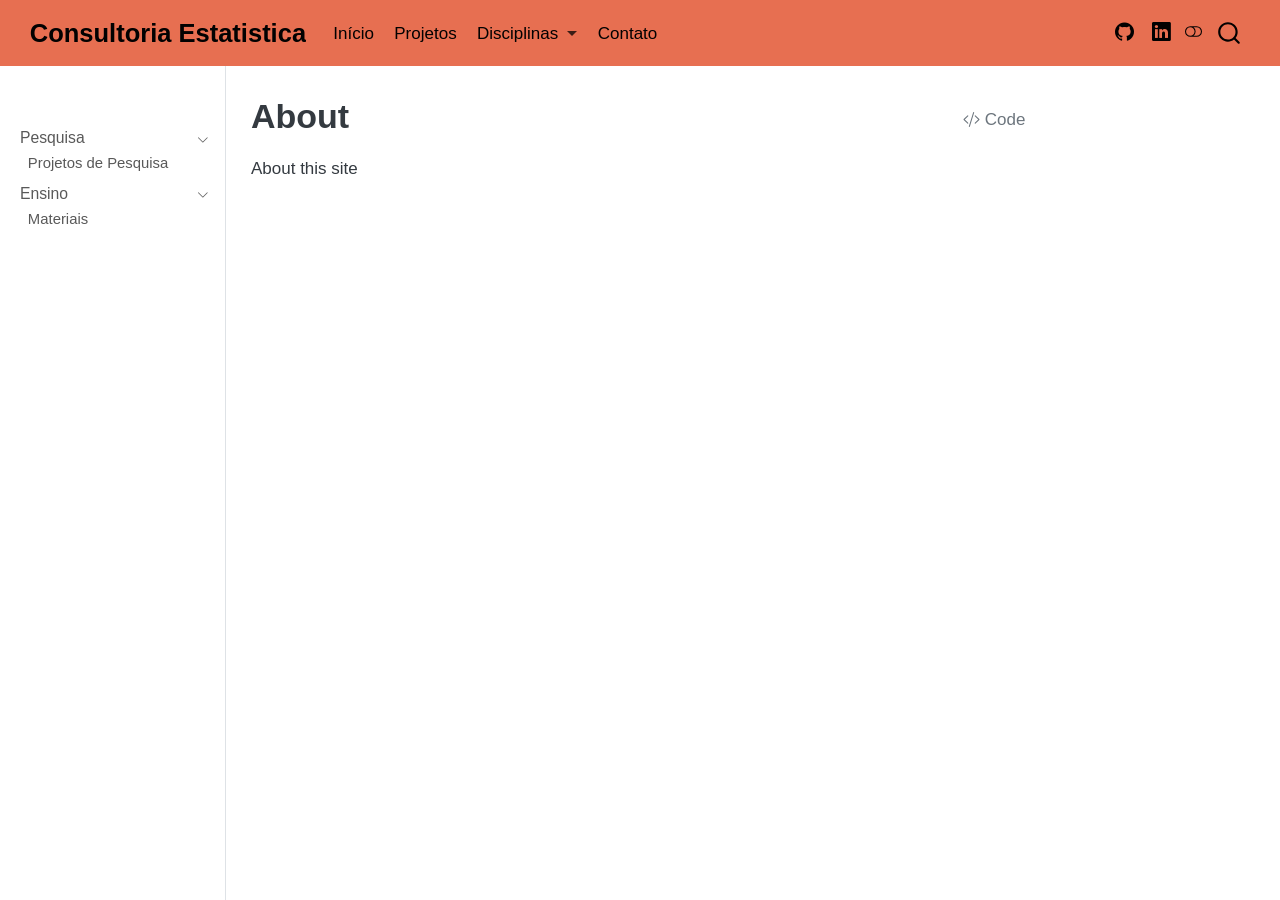
<file: docs/index.html>
<html xmlns="http://www.w3.org/1999/xhtml">    
  <head>      
    <title>Redirect to about.html</title>      
    <meta http-equiv="refresh" content="0;URL='about.html'" />    
  </head>    
  <body> 
  </body>  
</html>
</file>
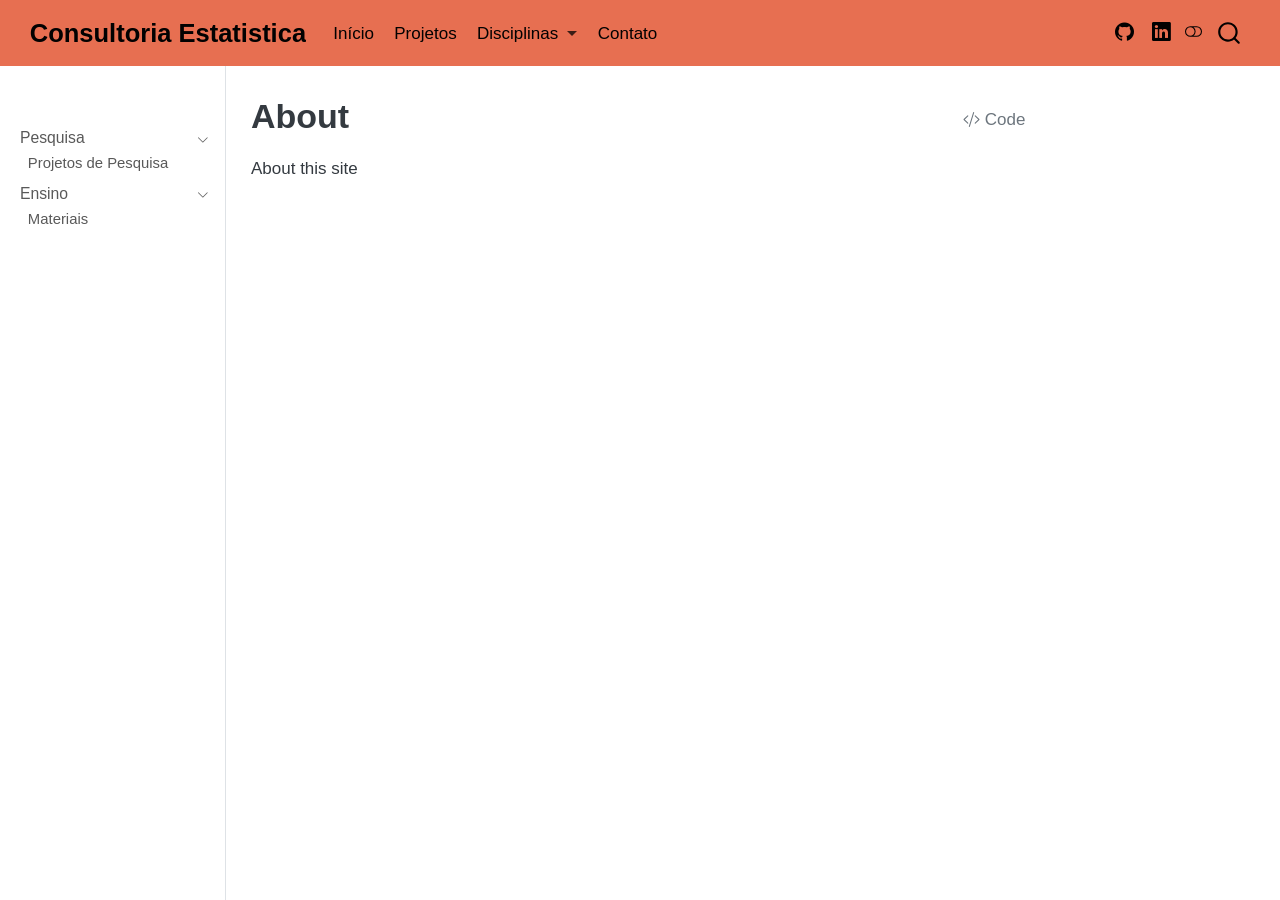
<file: docs/about.html>
<!DOCTYPE html>
<html xmlns="http://www.w3.org/1999/xhtml" lang="en" xml:lang="en"><head>

<meta charset="utf-8">
<meta name="generator" content="quarto-1.9.37">

<meta name="viewport" content="width=device-width, initial-scale=1.0, user-scalable=yes">


<title>About – Consultoria Estatistica</title>
<style>
/* Default styles provided by pandoc.
** See https://pandoc.org/MANUAL.html#variables-for-html for config info.
*/
code{white-space: pre-wrap;}
span.smallcaps{font-variant: small-caps;}
div.columns{display: flex; gap: min(4vw, 1.5em);}
div.column{flex: auto; overflow-x: auto;}
div.hanging-indent{margin-left: 1.5em; text-indent: -1.5em;}
ul.task-list{list-style: none;}
ul.task-list li input[type="checkbox"] {
  width: 0.8em;
  margin: 0 0.8em 0.2em -1em; /* quarto-specific, see https://github.com/quarto-dev/quarto-cli/issues/4556 */ 
  vertical-align: middle;
}
/* CSS for syntax highlighting */
html { -webkit-text-size-adjust: 100%; }
pre > code.sourceCode { white-space: pre; position: relative; }
pre > code.sourceCode > span { display: inline-block; line-height: 1.25; }
pre > code.sourceCode > span:empty { height: 1.2em; }
.sourceCode { overflow: visible; }
code.sourceCode > span { color: inherit; text-decoration: inherit; }
div.sourceCode { margin: 1em 0; }
pre.sourceCode { margin: 0; }
@media screen {
div.sourceCode { overflow: auto; }
}
@media print {
pre > code.sourceCode { white-space: pre-wrap; }
pre > code.sourceCode > span { text-indent: -5em; padding-left: 5em; }
}
pre.numberSource code
  { counter-reset: source-line 0; }
pre.numberSource code > span
  { position: relative; left: -4em; counter-increment: source-line; }
pre.numberSource code > span > a:first-child::before
  { content: counter(source-line);
    position: relative; left: -1em; text-align: right; vertical-align: baseline;
    border: none; display: inline-block;
    -webkit-touch-callout: none; -webkit-user-select: none;
    -khtml-user-select: none; -moz-user-select: none;
    -ms-user-select: none; user-select: none;
    padding: 0 4px; width: 4em;
  }
pre.numberSource { margin-left: 3em;  padding-left: 4px; }
div.sourceCode
  {   }
@media screen {
pre > code.sourceCode > span > a:first-child::before { text-decoration: underline; }
}
</style>


<script src="site_libs/quarto-nav/quarto-nav.js"></script>
<script src="site_libs/quarto-nav/headroom.min.js"></script>
<script src="site_libs/clipboard/clipboard.min.js"></script>
<script src="site_libs/quarto-search/autocomplete.umd.js"></script>
<script src="site_libs/quarto-search/fuse.min.js"></script>
<script src="site_libs/quarto-search/quarto-search.js"></script>
<meta name="quarto:offset" content="./">
<script src="site_libs/quarto-html/quarto.js" type="module"></script>
<script src="site_libs/quarto-html/tabsets/tabsets.js" type="module"></script>
<script src="site_libs/quarto-html/popper.min.js"></script>
<script src="site_libs/quarto-html/tippy.umd.min.js"></script>
<script src="site_libs/quarto-html/anchor.min.js"></script>
<link href="site_libs/quarto-html/tippy.css" rel="stylesheet">
<link href="site_libs/quarto-html/quarto-syntax-highlighting-7f8f88aac4f3542376d5c11b86a4c14d.css" rel="stylesheet" class="quarto-color-scheme" id="quarto-text-highlighting-styles">
<link href="site_libs/quarto-html/quarto-syntax-highlighting-dark-d0ae9245876894da5ac7e18953ecc5cc.css" rel="stylesheet" class="quarto-color-scheme quarto-color-alternate" id="quarto-text-highlighting-styles">
<link href="site_libs/quarto-html/quarto-syntax-highlighting-7f8f88aac4f3542376d5c11b86a4c14d.css" rel="stylesheet" class="quarto-color-scheme-extra" id="quarto-text-highlighting-styles">
<script src="site_libs/bootstrap/bootstrap.min.js"></script>
<link href="site_libs/bootstrap/bootstrap-icons.css" rel="stylesheet">
<link href="site_libs/bootstrap/bootstrap-95a4c5b071701ae915060d7cada7a99b.min.css" rel="stylesheet" append-hash="true" class="quarto-color-scheme" id="quarto-bootstrap" data-mode="light">
<link href="site_libs/bootstrap/bootstrap-dark-b7d30bcb744ebd7c4ac4acb715b7cb4a.min.css" rel="stylesheet" append-hash="true" class="quarto-color-scheme quarto-color-alternate" id="quarto-bootstrap" data-mode="dark">
<link href="site_libs/bootstrap/bootstrap-95a4c5b071701ae915060d7cada7a99b.min.css" rel="stylesheet" append-hash="true" class="quarto-color-scheme-extra" id="quarto-bootstrap" data-mode="light">
<script id="quarto-search-options" type="application/json">{
  "location": "navbar",
  "copy-button": false,
  "collapse-after": 3,
  "panel-placement": "end",
  "type": "overlay",
  "limit": 50,
  "keyboard-shortcut": [
    "f",
    "/",
    "s"
  ],
  "show-item-context": false,
  "language": {
    "search-no-results-text": "No results",
    "search-matching-documents-text": "matching documents",
    "search-copy-link-title": "Copy link to search",
    "search-hide-matches-text": "Hide additional matches",
    "search-more-match-text": "more match in this document",
    "search-more-matches-text": "more matches in this document",
    "search-clear-button-title": "Clear",
    "search-text-placeholder": "",
    "search-detached-cancel-button-title": "Cancel",
    "search-submit-button-title": "Submit",
    "search-label": "Search"
  }
}</script>


<link rel="stylesheet" href="styles.css">
</head>

<body class="nav-sidebar docked nav-fixed quarto-light"><script id="quarto-html-before-body" type="application/javascript">
    const toggleBodyColorMode = (bsSheetEl) => {
      const mode = bsSheetEl.getAttribute("data-mode");
      const bodyEl = window.document.querySelector("body");
      if (mode === "dark") {
        bodyEl.classList.add("quarto-dark");
        bodyEl.classList.remove("quarto-light");
      } else {
        bodyEl.classList.add("quarto-light");
        bodyEl.classList.remove("quarto-dark");
      }
    }
    const toggleBodyColorPrimary = () => {
      const bsSheetEl = window.document.querySelector("link#quarto-bootstrap:not([rel=disabled-stylesheet])");
      if (bsSheetEl) {
        toggleBodyColorMode(bsSheetEl);
      }
    }
    const setColorSchemeToggle = (alternate) => {
      const toggles = window.document.querySelectorAll('.quarto-color-scheme-toggle');
      for (let i=0; i < toggles.length; i++) {
        const toggle = toggles[i];
        if (toggle) {
          if (alternate) {
            toggle.classList.add("alternate");
          } else {
            toggle.classList.remove("alternate");
          }
        }
      }
    };
    const toggleColorMode = (alternate) => {
      // Switch the stylesheets
      const primaryStylesheets = window.document.querySelectorAll('link.quarto-color-scheme:not(.quarto-color-alternate)');
      const alternateStylesheets = window.document.querySelectorAll('link.quarto-color-scheme.quarto-color-alternate');
      manageTransitions('#quarto-margin-sidebar .nav-link', false);
      if (alternate) {
        // note: dark is layered on light, we don't disable primary!
        enableStylesheet(alternateStylesheets);
        for (const sheetNode of alternateStylesheets) {
          if (sheetNode.id === "quarto-bootstrap") {
            toggleBodyColorMode(sheetNode);
          }
        }
      } else {
        disableStylesheet(alternateStylesheets);
        enableStylesheet(primaryStylesheets)
        toggleBodyColorPrimary();
      }
      manageTransitions('#quarto-margin-sidebar .nav-link', true);
      // Switch the toggles
      setColorSchemeToggle(alternate)
      // Hack to workaround the fact that safari doesn't
      // properly recolor the scrollbar when toggling (#1455)
      if (navigator.userAgent.indexOf('Safari') > 0 && navigator.userAgent.indexOf('Chrome') == -1) {
        manageTransitions("body", false);
        window.scrollTo(0, 1);
        setTimeout(() => {
          window.scrollTo(0, 0);
          manageTransitions("body", true);
        }, 40);
      }
    }
    const disableStylesheet = (stylesheets) => {
      for (let i=0; i < stylesheets.length; i++) {
        const stylesheet = stylesheets[i];
        stylesheet.rel = 'disabled-stylesheet';
      }
    }
    const enableStylesheet = (stylesheets) => {
      for (let i=0; i < stylesheets.length; i++) {
        const stylesheet = stylesheets[i];
        if(stylesheet.rel !== 'stylesheet') { // for Chrome, which will still FOUC without this check
          stylesheet.rel = 'stylesheet';
        }
      }
    }
    const manageTransitions = (selector, allowTransitions) => {
      const els = window.document.querySelectorAll(selector);
      for (let i=0; i < els.length; i++) {
        const el = els[i];
        if (allowTransitions) {
          el.classList.remove('notransition');
        } else {
          el.classList.add('notransition');
        }
      }
    }
    const isFileUrl = () => {
      return window.location.protocol === 'file:';
    }
    const hasAlternateSentinel = () => {
      let styleSentinel = getColorSchemeSentinel();
      if (styleSentinel !== null) {
        return styleSentinel === "alternate";
      } else {
        return false;
      }
    }
    const setStyleSentinel = (alternate) => {
      const value = alternate ? "alternate" : "default";
      if (!isFileUrl()) {
        window.localStorage.setItem("quarto-color-scheme", value);
      } else {
        localAlternateSentinel = value;
      }
    }
    const getColorSchemeSentinel = () => {
      if (!isFileUrl()) {
        const storageValue = window.localStorage.getItem("quarto-color-scheme");
        return storageValue != null ? storageValue : localAlternateSentinel;
      } else {
        return localAlternateSentinel;
      }
    }
    const toggleGiscusIfUsed = (isAlternate, darkModeDefault) => {
      const baseTheme = document.querySelector('#giscus-base-theme')?.value ?? 'light';
      const alternateTheme = document.querySelector('#giscus-alt-theme')?.value ?? 'dark';
      let newTheme = '';
      if(authorPrefersDark) {
        newTheme = isAlternate ? baseTheme : alternateTheme;
      } else {
        newTheme = isAlternate ? alternateTheme : baseTheme;
      }
      const changeGiscusTheme = () => {
        // From: https://github.com/giscus/giscus/issues/336
        const sendMessage = (message) => {
          const iframe = document.querySelector('iframe.giscus-frame');
          if (!iframe) return;
          iframe.contentWindow.postMessage({ giscus: message }, 'https://giscus.app');
        }
        sendMessage({
          setConfig: {
            theme: newTheme
          }
        });
      }
      const isGiscussLoaded = window.document.querySelector('iframe.giscus-frame') !== null;
      if (isGiscussLoaded) {
        changeGiscusTheme();
      }
    };
    const authorPrefersDark = false;
    const darkModeDefault = authorPrefersDark;
      document.querySelector('link#quarto-text-highlighting-styles.quarto-color-scheme-extra').rel = 'disabled-stylesheet';
      document.querySelector('link#quarto-bootstrap.quarto-color-scheme-extra').rel = 'disabled-stylesheet';
    let localAlternateSentinel = darkModeDefault ? 'alternate' : 'default';
    // Dark / light mode switch
    window.quartoToggleColorScheme = () => {
      // Read the current dark / light value
      let toAlternate = !hasAlternateSentinel();
      toggleColorMode(toAlternate);
      setStyleSentinel(toAlternate);
      toggleGiscusIfUsed(toAlternate, darkModeDefault);
      window.dispatchEvent(new Event('resize'));
    };
    // Switch to dark mode if need be
    if (hasAlternateSentinel()) {
      toggleColorMode(true);
    } else {
      toggleColorMode(false);
    }
  </script>

<div id="quarto-search-results"></div>
  <header id="quarto-header" class="headroom fixed-top">
    <nav class="navbar navbar-expand-lg " data-bs-theme="dark">
      <div class="navbar-container container-fluid">
      <div class="navbar-brand-container mx-auto">
    <a class="navbar-brand" href="./index.html">
    <span class="navbar-title">Consultoria Estatistica</span>
    </a>
  </div>
            <div id="quarto-search" class="" title="Search"></div>
          <button class="navbar-toggler" type="button" data-bs-toggle="collapse" data-bs-target="#navbarCollapse" aria-controls="navbarCollapse" role="menu" aria-expanded="false" aria-label="Toggle navigation" onclick="if (window.quartoToggleHeadroom) { window.quartoToggleHeadroom(); }">
  <span class="navbar-toggler-icon"></span>
</button>
          <div class="collapse navbar-collapse" id="navbarCollapse">
            <ul class="navbar-nav navbar-nav-scroll me-auto">
  <li class="nav-item">
    <a class="nav-link" href="./pagina_inicial.html"> 
<span class="menu-text">Início</span></a>
  </li>  
  <li class="nav-item">
    <a class="nav-link active" href="./projects.html" aria-current="page"> 
<span class="menu-text">Projetos</span></a>
  </li>  
  <li class="nav-item dropdown ">
    <a class="nav-link dropdown-toggle" href="#" id="nav-menu-disciplinas" role="link" data-bs-toggle="dropdown" aria-expanded="false">
 <span class="menu-text">Disciplinas</span>
    </a>
    <ul class="dropdown-menu" aria-labelledby="nav-menu-disciplinas">    
        <li>
    <a class="dropdown-item" href="./dis_consultoria.html">
 <span class="dropdown-text">Consultoria Estatística</span></a>
  </li>  
    </ul>
  </li>
  <li class="nav-item">
    <a class="nav-link" href="./contact.html"> 
<span class="menu-text">Contato</span></a>
  </li>  
</ul>
            <ul class="navbar-nav navbar-nav-scroll ms-auto">
  <li class="nav-item compact">
    <a class="nav-link" href="https://github.com/seu-usuario"> <i class="bi bi-github" role="img">
</i> 
<span class="menu-text"></span></a>
  </li>  
  <li class="nav-item compact">
    <a class="nav-link" href="https://www.linkedin.com/in/seu-usuario/"> <i class="bi bi-linkedin" role="img">
</i> 
<span class="menu-text"></span></a>
  </li>  
</ul>
          </div> <!-- /navcollapse -->
            <div class="quarto-navbar-tools">
  <a href="" class="quarto-color-scheme-toggle quarto-navigation-tool  px-1" onclick="window.quartoToggleColorScheme(); return false;" title="Toggle dark mode"><i class="bi"></i></a>
</div>
      </div> <!-- /container-fluid -->
    </nav>
  <nav class="quarto-secondary-nav">
    <div class="container-fluid d-flex">
      <button type="button" class="quarto-btn-toggle btn" data-bs-toggle="collapse" role="button" data-bs-target=".quarto-sidebar-collapse-item" aria-controls="quarto-sidebar" aria-expanded="false" aria-label="Toggle sidebar navigation" onclick="if (window.quartoToggleHeadroom) { window.quartoToggleHeadroom(); }">
        <i class="bi bi-layout-text-sidebar-reverse"></i>
      </button>
        <nav class="quarto-page-breadcrumbs" aria-label="breadcrumb"><ol class="breadcrumb"><li class="breadcrumb-item">About</li></ol></nav>
        <a class="flex-grow-1" role="navigation" data-bs-toggle="collapse" data-bs-target=".quarto-sidebar-collapse-item" aria-controls="quarto-sidebar" aria-expanded="false" aria-label="Toggle sidebar navigation" onclick="if (window.quartoToggleHeadroom) { window.quartoToggleHeadroom(); }">      
        </a>
      <button type="button" class="btn quarto-search-button" aria-label="Search" onclick="window.quartoOpenSearch();">
        <i class="bi bi-search"></i>
      </button>
    </div>
  </nav>
</header>
<!-- content -->
<div id="quarto-content" class="quarto-container page-columns page-rows-contents page-layout-article page-navbar">
<!-- sidebar -->
  <nav id="quarto-sidebar" class="sidebar collapse collapse-horizontal quarto-sidebar-collapse-item sidebar-navigation docked overflow-auto">
        <div class="mt-2 flex-shrink-0 align-items-center">
        <div class="sidebar-search">
        <div id="quarto-search" class="" title="Search"></div>
        </div>
        </div>
    <div class="sidebar-menu-container"> 
    <ul class="list-unstyled mt-1">
        <li class="sidebar-item sidebar-item-section">
      <div class="sidebar-item-container"> 
            <a class="sidebar-item-text sidebar-link text-start" data-bs-toggle="collapse" data-bs-target="#quarto-sidebar-section-1" role="navigation" aria-expanded="true">
 <span class="menu-text">Pesquisa</span></a>
          <a class="sidebar-item-toggle text-start" data-bs-toggle="collapse" data-bs-target="#quarto-sidebar-section-1" role="navigation" aria-expanded="true" aria-label="Toggle section">
            <i class="bi bi-chevron-right ms-2"></i>
          </a> 
      </div>
      <ul id="quarto-sidebar-section-1" class="collapse list-unstyled sidebar-section depth1 show">  
          <li class="sidebar-item">
  <div class="sidebar-item-container"> 
  <a href="./projects.html" class="sidebar-item-text sidebar-link">
 <span class="menu-text">Projetos de Pesquisa</span></a>
  </div>
</li>
      </ul>
  </li>
        <li class="sidebar-item sidebar-item-section">
      <div class="sidebar-item-container"> 
            <a class="sidebar-item-text sidebar-link text-start" data-bs-toggle="collapse" data-bs-target="#quarto-sidebar-section-2" role="navigation" aria-expanded="true">
 <span class="menu-text">Ensino</span></a>
          <a class="sidebar-item-toggle text-start" data-bs-toggle="collapse" data-bs-target="#quarto-sidebar-section-2" role="navigation" aria-expanded="true" aria-label="Toggle section">
            <i class="bi bi-chevron-right ms-2"></i>
          </a> 
      </div>
      <ul id="quarto-sidebar-section-2" class="collapse list-unstyled sidebar-section depth1 show">  
          <li class="sidebar-item">
  <div class="sidebar-item-container"> 
  <a href="./materials.html" class="sidebar-item-text sidebar-link">
 <span class="menu-text">Materiais</span></a>
  </div>
</li>
      </ul>
  </li>
    </ul>
    </div>
</nav>
<div id="quarto-sidebar-glass" class="quarto-sidebar-collapse-item" data-bs-toggle="collapse" data-bs-target=".quarto-sidebar-collapse-item"></div>
<!-- margin-sidebar -->
    <div id="quarto-margin-sidebar" class="sidebar margin-sidebar zindex-bottom">
        
    </div>
<!-- main -->
<main class="content" id="quarto-document-content">


<header id="title-block-header" class="quarto-title-block default">
<div class="quarto-title">
<div class="quarto-title-block"><div><h1 class="title">About</h1><button type="button" class="btn code-tools-button" id="quarto-code-tools-source"><i class="bi"></i> Code</button></div></div>
</div>



<div class="quarto-title-meta">

    
  
    
  </div>
  


</header>


<p>About this site</p>


<!-- -->


</main> <!-- /main -->
<script id="quarto-html-after-body" type="application/javascript">
  window.document.addEventListener("DOMContentLoaded", function (event) {
    // Ensure there is a toggle, if there isn't float one in the top right
    if (window.document.querySelector('.quarto-color-scheme-toggle') === null) {
      const a = window.document.createElement('a');
      a.classList.add('top-right');
      a.classList.add('quarto-color-scheme-toggle');
      a.href = "";
      a.onclick = function() { try { window.quartoToggleColorScheme(); } catch {} return false; };
      const i = window.document.createElement("i");
      i.classList.add('bi');
      a.appendChild(i);
      window.document.body.appendChild(a);
    }
    setColorSchemeToggle(hasAlternateSentinel())
    const icon = "";
    const anchorJS = new window.AnchorJS();
    anchorJS.options = {
      placement: 'right',
      icon: icon
    };
    anchorJS.add('.anchored');
    const isCodeAnnotation = (el) => {
      for (const clz of el.classList) {
        if (clz.startsWith('code-annotation-')) {                     
          return true;
        }
      }
      return false;
    }
    const onCopySuccess = function(e) {
      // button target
      const button = e.trigger;
      // don't keep focus
      button.blur();
      // flash "checked"
      button.classList.add('code-copy-button-checked');
      var currentTitle = button.getAttribute("title");
      button.setAttribute("title", "Copied!");
      let tooltip;
      if (window.bootstrap) {
        button.setAttribute("data-bs-toggle", "tooltip");
        button.setAttribute("data-bs-placement", "left");
        button.setAttribute("data-bs-title", "Copied!");
        tooltip = new bootstrap.Tooltip(button, 
          { trigger: "manual", 
            customClass: "code-copy-button-tooltip",
            offset: [0, -8]});
        tooltip.show();    
      }
      setTimeout(function() {
        if (tooltip) {
          tooltip.hide();
          button.removeAttribute("data-bs-title");
          button.removeAttribute("data-bs-toggle");
          button.removeAttribute("data-bs-placement");
        }
        button.setAttribute("title", currentTitle);
        button.classList.remove('code-copy-button-checked');
      }, 1000);
      // clear code selection
      e.clearSelection();
    }
    const getTextToCopy = function(trigger) {
      const outerScaffold = trigger.parentElement.cloneNode(true);
      const codeEl = outerScaffold.querySelector('code');
      for (const childEl of codeEl.children) {
        if (isCodeAnnotation(childEl)) {
          childEl.remove();
        }
      }
      return codeEl.innerText;
    }
    const clipboard = new window.ClipboardJS('.code-copy-button:not([data-in-quarto-modal])', {
      text: getTextToCopy
    });
    clipboard.on('success', onCopySuccess);
    if (window.document.getElementById('quarto-embedded-source-code-modal')) {
      const clipboardModal = new window.ClipboardJS('.code-copy-button[data-in-quarto-modal]', {
        text: getTextToCopy,
        container: window.document.getElementById('quarto-embedded-source-code-modal')
      });
      clipboardModal.on('success', onCopySuccess);
    }
    const viewSource = window.document.getElementById('quarto-view-source') ||
                       window.document.getElementById('quarto-code-tools-source');
    if (viewSource) {
      const sourceUrl = viewSource.getAttribute("data-quarto-source-url");
      viewSource.addEventListener("click", function(e) {
        if (sourceUrl) {
          // rstudio viewer pane
          if (/\bcapabilities=\b/.test(window.location)) {
            window.open(sourceUrl);
          } else {
            window.location.href = sourceUrl;
          }
        } else {
          const modal = new bootstrap.Modal(document.getElementById('quarto-embedded-source-code-modal'));
          modal.show();
        }
        return false;
      });
    }
    function toggleCodeHandler(show) {
      return function(e) {
        const detailsSrc = window.document.querySelectorAll(".cell > details > .sourceCode");
        for (let i=0; i<detailsSrc.length; i++) {
          const details = detailsSrc[i].parentElement;
          if (show) {
            details.open = true;
          } else {
            details.removeAttribute("open");
          }
        }
        const cellCodeDivs = window.document.querySelectorAll(".cell > .sourceCode");
        const fromCls = show ? "hidden" : "unhidden";
        const toCls = show ? "unhidden" : "hidden";
        for (let i=0; i<cellCodeDivs.length; i++) {
          const codeDiv = cellCodeDivs[i];
          if (codeDiv.classList.contains(fromCls)) {
            codeDiv.classList.remove(fromCls);
            codeDiv.classList.add(toCls);
          } 
        }
        return false;
      }
    }
    const hideAllCode = window.document.getElementById("quarto-hide-all-code");
    if (hideAllCode) {
      hideAllCode.addEventListener("click", toggleCodeHandler(false));
    }
    const showAllCode = window.document.getElementById("quarto-show-all-code");
    if (showAllCode) {
      showAllCode.addEventListener("click", toggleCodeHandler(true));
    }
      var localhostRegex = new RegExp(/^(?:http|https):\/\/localhost\:?[0-9]*\//);
      var mailtoRegex = new RegExp(/^mailto:/);
        var filterRegex = new RegExp('/' + window.location.host + '/');
      var isInternal = (href) => {
          return filterRegex.test(href) || localhostRegex.test(href) || mailtoRegex.test(href);
      }
      // Inspect non-navigation links and adorn them if external
     var links = window.document.querySelectorAll('a[href]:not(.nav-link):not(.navbar-brand):not(.toc-action):not(.sidebar-link):not(.sidebar-item-toggle):not(.pagination-link):not(.no-external):not([aria-hidden]):not(.dropdown-item):not(.quarto-navigation-tool):not(.about-link)');
      for (var i=0; i<links.length; i++) {
        const link = links[i];
        if (!isInternal(link.href)) {
          // undo the damage that might have been done by quarto-nav.js in the case of
          // links that we want to consider external
          if (link.dataset.originalHref !== undefined) {
            link.href = link.dataset.originalHref;
          }
        }
      }
    function tippyHover(el, contentFn, onTriggerFn, onUntriggerFn) {
      const config = {
        allowHTML: true,
        maxWidth: 500,
        delay: 100,
        arrow: false,
        appendTo: function(el) {
            return el.parentElement;
        },
        interactive: true,
        interactiveBorder: 10,
        theme: 'quarto',
        placement: 'bottom-start',
      };
      if (contentFn) {
        config.content = contentFn;
      }
      if (onTriggerFn) {
        config.onTrigger = onTriggerFn;
      }
      if (onUntriggerFn) {
        config.onUntrigger = onUntriggerFn;
      }
      window.tippy(el, config); 
    }
    const noterefs = window.document.querySelectorAll('a[role="doc-noteref"]');
    for (var i=0; i<noterefs.length; i++) {
      const ref = noterefs[i];
      tippyHover(ref, function() {
        // use id or data attribute instead here
        let href = ref.getAttribute('data-footnote-href') || ref.getAttribute('href');
        try { href = new URL(href).hash; } catch {}
        const id = href.replace(/^#\/?/, "");
        const note = window.document.getElementById(id);
        if (note) {
          return note.innerHTML;
        } else {
          return "";
        }
      });
    }
    const xrefs = window.document.querySelectorAll('a.quarto-xref');
    const processXRef = (id, note) => {
      // Strip column container classes
      const stripColumnClz = (el) => {
        el.classList.remove("page-full", "page-columns");
        if (el.children) {
          for (const child of el.children) {
            stripColumnClz(child);
          }
        }
      }
      stripColumnClz(note)
      if (id === null || id.startsWith('sec-')) {
        // Special case sections, only their first couple elements
        const container = document.createElement("div");
        if (note.children && note.children.length > 2) {
          container.appendChild(note.children[0].cloneNode(true));
          for (let i = 1; i < note.children.length; i++) {
            const child = note.children[i];
            if (child.tagName === "P" && child.innerText === "") {
              continue;
            } else {
              container.appendChild(child.cloneNode(true));
              break;
            }
          }
          if (window.Quarto?.typesetMath) {
            window.Quarto.typesetMath(container);
          }
          return container.innerHTML
        } else {
          if (window.Quarto?.typesetMath) {
            window.Quarto.typesetMath(note);
          }
          return note.innerHTML;
        }
      } else {
        // Remove any anchor links if they are present
        const anchorLink = note.querySelector('a.anchorjs-link');
        if (anchorLink) {
          anchorLink.remove();
        }
        if (window.Quarto?.typesetMath) {
          window.Quarto.typesetMath(note);
        }
        if (note.classList.contains("callout")) {
          return note.outerHTML;
        } else {
          return note.innerHTML;
        }
      }
    }
    for (var i=0; i<xrefs.length; i++) {
      const xref = xrefs[i];
      tippyHover(xref, undefined, function(instance) {
        instance.disable();
        let url = xref.getAttribute('href');
        let hash = undefined; 
        if (url.startsWith('#')) {
          hash = url;
        } else {
          try { hash = new URL(url).hash; } catch {}
        }
        if (hash) {
          const id = hash.replace(/^#\/?/, "");
          const note = window.document.getElementById(id);
          if (note !== null) {
            try {
              const html = processXRef(id, note.cloneNode(true));
              instance.setContent(html);
            } finally {
              instance.enable();
              instance.show();
            }
          } else {
            // See if we can fetch this
            fetch(url.split('#')[0])
            .then(res => res.text())
            .then(html => {
              const parser = new DOMParser();
              const htmlDoc = parser.parseFromString(html, "text/html");
              const note = htmlDoc.getElementById(id);
              if (note !== null) {
                const html = processXRef(id, note);
                instance.setContent(html);
              } 
            }).finally(() => {
              instance.enable();
              instance.show();
            });
          }
        } else {
          // See if we can fetch a full url (with no hash to target)
          // This is a special case and we should probably do some content thinning / targeting
          fetch(url)
          .then(res => res.text())
          .then(html => {
            const parser = new DOMParser();
            const htmlDoc = parser.parseFromString(html, "text/html");
            const note = htmlDoc.querySelector('main.content');
            if (note !== null) {
              // This should only happen for chapter cross references
              // (since there is no id in the URL)
              // remove the first header
              if (note.children.length > 0 && note.children[0].tagName === "HEADER") {
                note.children[0].remove();
              }
              const html = processXRef(null, note);
              instance.setContent(html);
            } 
          }).finally(() => {
            instance.enable();
            instance.show();
          });
        }
      }, function(instance) {
      });
    }
        let selectedAnnoteEl;
        const selectorForAnnotation = ( cell, annotation) => {
          let cellAttr = 'data-code-cell="' + cell + '"';
          let lineAttr = 'data-code-annotation="' +  annotation + '"';
          const selector = 'span[' + cellAttr + '][' + lineAttr + ']';
          return selector;
        }
        const selectCodeLines = (annoteEl) => {
          const doc = window.document;
          const targetCell = annoteEl.getAttribute("data-target-cell");
          const targetAnnotation = annoteEl.getAttribute("data-target-annotation");
          const annoteSpan = window.document.querySelector(selectorForAnnotation(targetCell, targetAnnotation));
          const lines = annoteSpan.getAttribute("data-code-lines").split(",");
          const lineIds = lines.map((line) => {
            return targetCell + "-" + line;
          })
          let top = null;
          let height = null;
          let parent = null;
          if (lineIds.length > 0) {
              //compute the position of the single el (top and bottom and make a div)
              const el = window.document.getElementById(lineIds[0]);
              top = el.offsetTop;
              height = el.offsetHeight;
              parent = el.parentElement.parentElement;
            if (lineIds.length > 1) {
              const lastEl = window.document.getElementById(lineIds[lineIds.length - 1]);
              const bottom = lastEl.offsetTop + lastEl.offsetHeight;
              height = bottom - top;
            }
            if (top !== null && height !== null && parent !== null) {
              // cook up a div (if necessary) and position it 
              let div = window.document.getElementById("code-annotation-line-highlight");
              if (div === null) {
                div = window.document.createElement("div");
                div.setAttribute("id", "code-annotation-line-highlight");
                div.style.position = 'absolute';
                parent.appendChild(div);
              }
              div.style.top = top - 2 + "px";
              div.style.height = height + 4 + "px";
              div.style.left = 0;
              let gutterDiv = window.document.getElementById("code-annotation-line-highlight-gutter");
              if (gutterDiv === null) {
                gutterDiv = window.document.createElement("div");
                gutterDiv.setAttribute("id", "code-annotation-line-highlight-gutter");
                gutterDiv.style.position = 'absolute';
                const codeCell = window.document.getElementById(targetCell);
                const gutter = codeCell.querySelector('.code-annotation-gutter');
                gutter.appendChild(gutterDiv);
              }
              gutterDiv.style.top = top - 2 + "px";
              gutterDiv.style.height = height + 4 + "px";
            }
            selectedAnnoteEl = annoteEl;
          }
        };
        const unselectCodeLines = () => {
          const elementsIds = ["code-annotation-line-highlight", "code-annotation-line-highlight-gutter"];
          elementsIds.forEach((elId) => {
            const div = window.document.getElementById(elId);
            if (div) {
              div.remove();
            }
          });
          selectedAnnoteEl = undefined;
        };
          // Handle positioning of the toggle
      window.addEventListener(
        "resize",
        throttle(() => {
          elRect = undefined;
          if (selectedAnnoteEl) {
            selectCodeLines(selectedAnnoteEl);
          }
        }, 10)
      );
      function throttle(fn, ms) {
      let throttle = false;
      let timer;
        return (...args) => {
          if(!throttle) { // first call gets through
              fn.apply(this, args);
              throttle = true;
          } else { // all the others get throttled
              if(timer) clearTimeout(timer); // cancel #2
              timer = setTimeout(() => {
                fn.apply(this, args);
                timer = throttle = false;
              }, ms);
          }
        };
      }
        // Attach click handler to the DT
        const annoteDls = window.document.querySelectorAll('dt[data-target-cell]');
        for (const annoteDlNode of annoteDls) {
          annoteDlNode.addEventListener('click', (event) => {
            const clickedEl = event.target;
            if (clickedEl !== selectedAnnoteEl) {
              unselectCodeLines();
              const activeEl = window.document.querySelector('dt[data-target-cell].code-annotation-active');
              if (activeEl) {
                activeEl.classList.remove('code-annotation-active');
              }
              selectCodeLines(clickedEl);
              clickedEl.classList.add('code-annotation-active');
            } else {
              // Unselect the line
              unselectCodeLines();
              clickedEl.classList.remove('code-annotation-active');
            }
          });
        }
    const findCites = (el) => {
      const parentEl = el.parentElement;
      if (parentEl) {
        const cites = parentEl.dataset.cites;
        if (cites) {
          return {
            el,
            cites: cites.split(' ')
          };
        } else {
          return findCites(el.parentElement)
        }
      } else {
        return undefined;
      }
    };
    var bibliorefs = window.document.querySelectorAll('a[role="doc-biblioref"]');
    for (var i=0; i<bibliorefs.length; i++) {
      const ref = bibliorefs[i];
      const citeInfo = findCites(ref);
      if (citeInfo) {
        tippyHover(citeInfo.el, function() {
          var popup = window.document.createElement('div');
          citeInfo.cites.forEach(function(cite) {
            var citeDiv = window.document.createElement('div');
            citeDiv.classList.add('hanging-indent');
            citeDiv.classList.add('csl-entry');
            var biblioDiv = window.document.getElementById('ref-' + cite);
            if (biblioDiv) {
              citeDiv.innerHTML = biblioDiv.innerHTML;
            }
            popup.appendChild(citeDiv);
          });
          return popup.innerHTML;
        });
      }
    }
  });
  </script><div class="modal fade" id="quarto-embedded-source-code-modal" tabindex="-1" aria-labelledby="quarto-embedded-source-code-modal-label" aria-hidden="true"><div class="modal-dialog modal-dialog-scrollable"><div class="modal-content"><div class="modal-header"><h5 class="modal-title" id="quarto-embedded-source-code-modal-label">Source Code</h5><button class="btn-close" data-bs-dismiss="modal"></button></div><div class="modal-body"><div class="">
<div class="code-copy-outer-scaffold"><div class="sourceCode" id="cb1" data-shortcodes="false"><pre class="sourceCode markdown code-with-copy"><code class="sourceCode markdown"><span id="cb1-1"><a href="#cb1-1" aria-hidden="true" tabindex="-1"></a><span class="co">---</span></span>
<span id="cb1-2"><a href="#cb1-2" aria-hidden="true" tabindex="-1"></a><span class="an">title:</span><span class="co"> "About"</span></span>
<span id="cb1-3"><a href="#cb1-3" aria-hidden="true" tabindex="-1"></a><span class="co">---</span></span>
<span id="cb1-4"><a href="#cb1-4" aria-hidden="true" tabindex="-1"></a></span>
<span id="cb1-5"><a href="#cb1-5" aria-hidden="true" tabindex="-1"></a>About this site</span></code></pre></div><button title="Copy to Clipboard" class="code-copy-button" data-in-quarto-modal=""><i class="bi"></i></button></div>
</div></div></div></div></div>
</div> <!-- /content -->




</body></html>
</file>
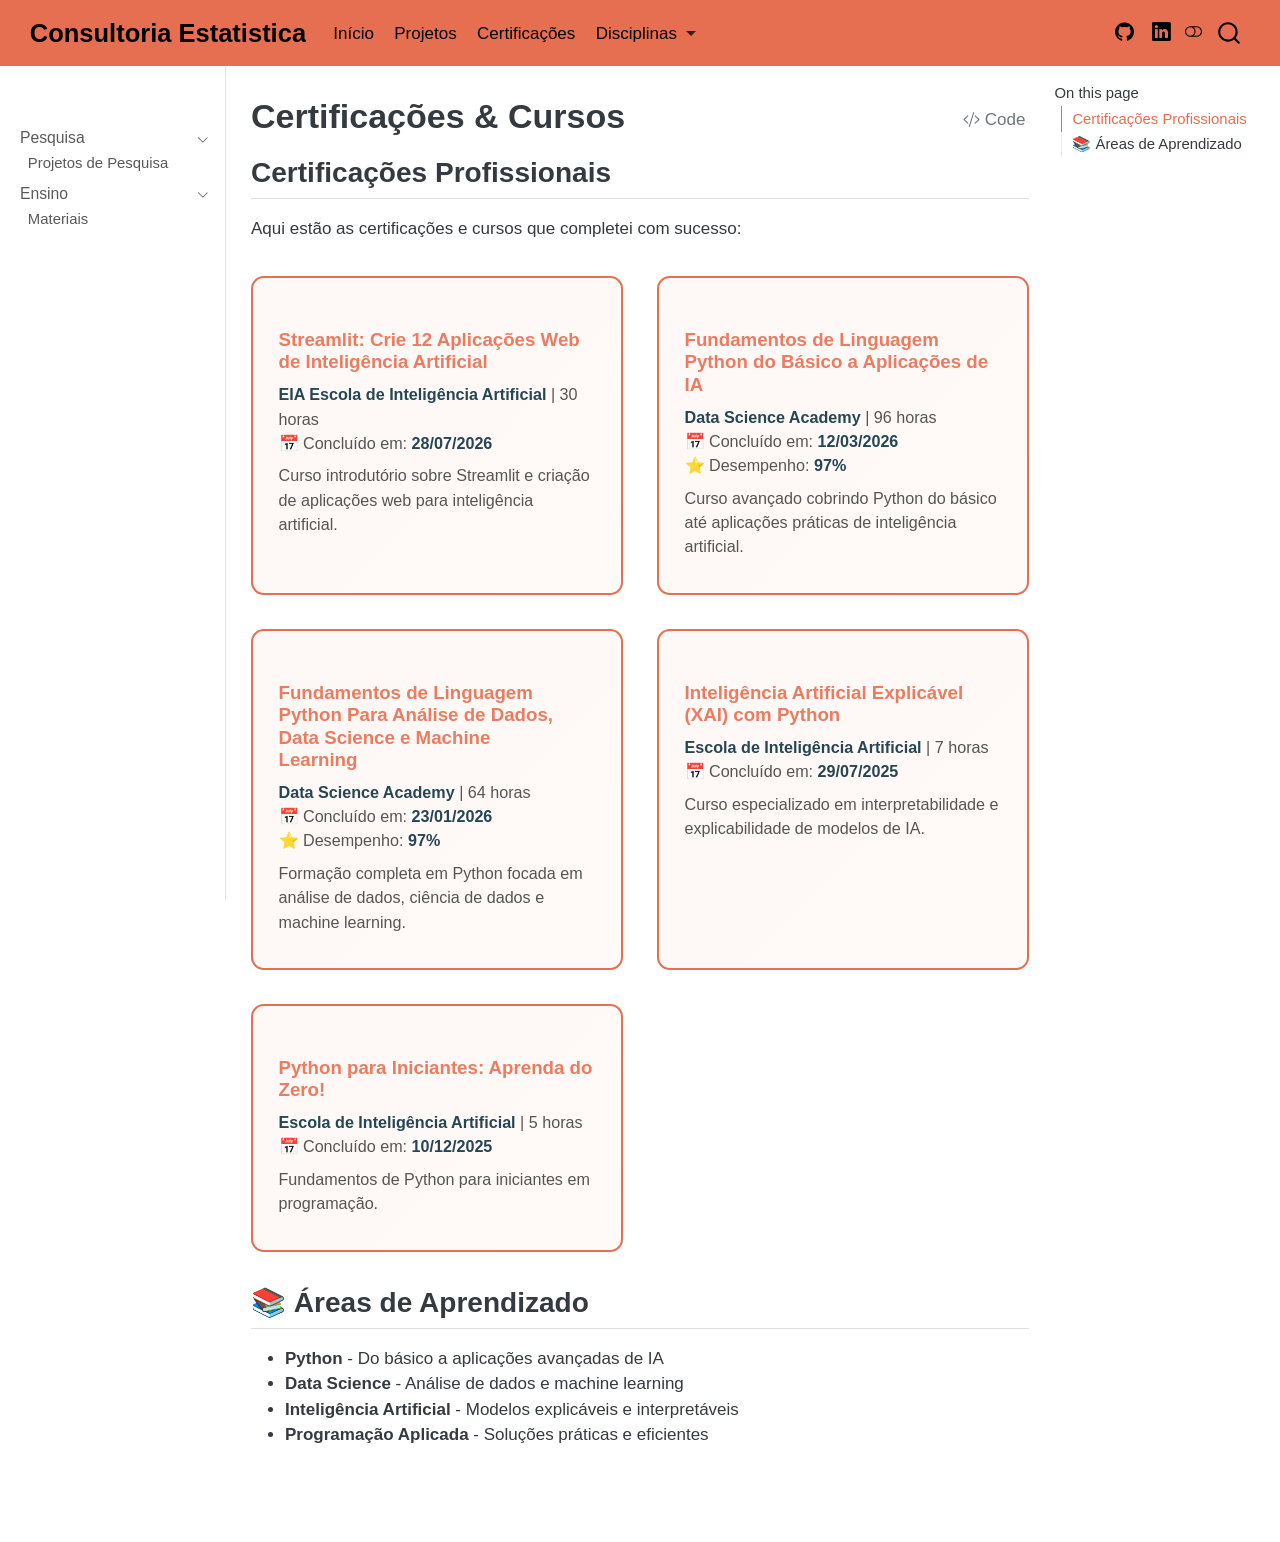
<file: docs/Certificados.html>
<!DOCTYPE html>
<html xmlns="http://www.w3.org/1999/xhtml" lang="en" xml:lang="en"><head>

<meta charset="utf-8">
<meta name="generator" content="quarto-1.9.37">

<meta name="viewport" content="width=device-width, initial-scale=1.0, user-scalable=yes">


<title>Certificações &amp; Cursos – Consultoria Estatistica</title>
<style>
/* Default styles provided by pandoc.
** See https://pandoc.org/MANUAL.html#variables-for-html for config info.
*/
code{white-space: pre-wrap;}
span.smallcaps{font-variant: small-caps;}
div.columns{display: flex; gap: min(4vw, 1.5em);}
div.column{flex: auto; overflow-x: auto;}
div.hanging-indent{margin-left: 1.5em; text-indent: -1.5em;}
ul.task-list{list-style: none;}
ul.task-list li input[type="checkbox"] {
  width: 0.8em;
  margin: 0 0.8em 0.2em -1em; /* quarto-specific, see https://github.com/quarto-dev/quarto-cli/issues/4556 */ 
  vertical-align: middle;
}
/* CSS for syntax highlighting */
html { -webkit-text-size-adjust: 100%; }
pre > code.sourceCode { white-space: pre; position: relative; }
pre > code.sourceCode > span { display: inline-block; line-height: 1.25; }
pre > code.sourceCode > span:empty { height: 1.2em; }
.sourceCode { overflow: visible; }
code.sourceCode > span { color: inherit; text-decoration: inherit; }
div.sourceCode { margin: 1em 0; }
pre.sourceCode { margin: 0; }
@media screen {
div.sourceCode { overflow: auto; }
}
@media print {
pre > code.sourceCode { white-space: pre-wrap; }
pre > code.sourceCode > span { text-indent: -5em; padding-left: 5em; }
}
pre.numberSource code
  { counter-reset: source-line 0; }
pre.numberSource code > span
  { position: relative; left: -4em; counter-increment: source-line; }
pre.numberSource code > span > a:first-child::before
  { content: counter(source-line);
    position: relative; left: -1em; text-align: right; vertical-align: baseline;
    border: none; display: inline-block;
    -webkit-touch-callout: none; -webkit-user-select: none;
    -khtml-user-select: none; -moz-user-select: none;
    -ms-user-select: none; user-select: none;
    padding: 0 4px; width: 4em;
  }
pre.numberSource { margin-left: 3em;  padding-left: 4px; }
div.sourceCode
  {   }
@media screen {
pre > code.sourceCode > span > a:first-child::before { text-decoration: underline; }
}
</style>


<script src="site_libs/quarto-nav/quarto-nav.js"></script>
<script src="site_libs/quarto-nav/headroom.min.js"></script>
<script src="site_libs/clipboard/clipboard.min.js"></script>
<script src="site_libs/quarto-search/autocomplete.umd.js"></script>
<script src="site_libs/quarto-search/fuse.min.js"></script>
<script src="site_libs/quarto-search/quarto-search.js"></script>
<meta name="quarto:offset" content="./">
<script src="site_libs/quarto-html/quarto.js" type="module"></script>
<script src="site_libs/quarto-html/tabsets/tabsets.js" type="module"></script>
<script src="site_libs/quarto-html/popper.min.js"></script>
<script src="site_libs/quarto-html/tippy.umd.min.js"></script>
<script src="site_libs/quarto-html/anchor.min.js"></script>
<link href="site_libs/quarto-html/tippy.css" rel="stylesheet">
<link href="site_libs/quarto-html/quarto-syntax-highlighting-7f8f88aac4f3542376d5c11b86a4c14d.css" rel="stylesheet" class="quarto-color-scheme" id="quarto-text-highlighting-styles">
<link href="site_libs/quarto-html/quarto-syntax-highlighting-dark-d0ae9245876894da5ac7e18953ecc5cc.css" rel="stylesheet" class="quarto-color-scheme quarto-color-alternate" id="quarto-text-highlighting-styles">
<link href="site_libs/quarto-html/quarto-syntax-highlighting-7f8f88aac4f3542376d5c11b86a4c14d.css" rel="stylesheet" class="quarto-color-scheme-extra" id="quarto-text-highlighting-styles">
<script src="site_libs/bootstrap/bootstrap.min.js"></script>
<link href="site_libs/bootstrap/bootstrap-icons.css" rel="stylesheet">
<link href="site_libs/bootstrap/bootstrap-0a05fd67ed43898c428822ea236e73f6.min.css" rel="stylesheet" append-hash="true" class="quarto-color-scheme" id="quarto-bootstrap" data-mode="light">
<link href="site_libs/bootstrap/bootstrap-dark-cb677effa692d9e0660929302b75db8b.min.css" rel="stylesheet" append-hash="true" class="quarto-color-scheme quarto-color-alternate" id="quarto-bootstrap" data-mode="dark">
<link href="site_libs/bootstrap/bootstrap-0a05fd67ed43898c428822ea236e73f6.min.css" rel="stylesheet" append-hash="true" class="quarto-color-scheme-extra" id="quarto-bootstrap" data-mode="light">
<script id="quarto-search-options" type="application/json">{
  "location": "navbar",
  "copy-button": false,
  "collapse-after": 3,
  "panel-placement": "end",
  "type": "overlay",
  "limit": 50,
  "keyboard-shortcut": [
    "f",
    "/",
    "s"
  ],
  "show-item-context": false,
  "language": {
    "search-no-results-text": "No results",
    "search-matching-documents-text": "matching documents",
    "search-copy-link-title": "Copy link to search",
    "search-hide-matches-text": "Hide additional matches",
    "search-more-match-text": "more match in this document",
    "search-more-matches-text": "more matches in this document",
    "search-clear-button-title": "Clear",
    "search-text-placeholder": "",
    "search-detached-cancel-button-title": "Cancel",
    "search-submit-button-title": "Submit",
    "search-label": "Search"
  }
}</script>


<link rel="stylesheet" href="styles.css">
</head>

<body class="nav-sidebar docked nav-fixed quarto-light"><script id="quarto-html-before-body" type="application/javascript">
    const toggleBodyColorMode = (bsSheetEl) => {
      const mode = bsSheetEl.getAttribute("data-mode");
      const bodyEl = window.document.querySelector("body");
      if (mode === "dark") {
        bodyEl.classList.add("quarto-dark");
        bodyEl.classList.remove("quarto-light");
      } else {
        bodyEl.classList.add("quarto-light");
        bodyEl.classList.remove("quarto-dark");
      }
    }
    const toggleBodyColorPrimary = () => {
      const bsSheetEl = window.document.querySelector("link#quarto-bootstrap:not([rel=disabled-stylesheet])");
      if (bsSheetEl) {
        toggleBodyColorMode(bsSheetEl);
      }
    }
    const setColorSchemeToggle = (alternate) => {
      const toggles = window.document.querySelectorAll('.quarto-color-scheme-toggle');
      for (let i=0; i < toggles.length; i++) {
        const toggle = toggles[i];
        if (toggle) {
          if (alternate) {
            toggle.classList.add("alternate");
          } else {
            toggle.classList.remove("alternate");
          }
        }
      }
    };
    const toggleColorMode = (alternate) => {
      // Switch the stylesheets
      const primaryStylesheets = window.document.querySelectorAll('link.quarto-color-scheme:not(.quarto-color-alternate)');
      const alternateStylesheets = window.document.querySelectorAll('link.quarto-color-scheme.quarto-color-alternate');
      manageTransitions('#quarto-margin-sidebar .nav-link', false);
      if (alternate) {
        // note: dark is layered on light, we don't disable primary!
        enableStylesheet(alternateStylesheets);
        for (const sheetNode of alternateStylesheets) {
          if (sheetNode.id === "quarto-bootstrap") {
            toggleBodyColorMode(sheetNode);
          }
        }
      } else {
        disableStylesheet(alternateStylesheets);
        enableStylesheet(primaryStylesheets)
        toggleBodyColorPrimary();
      }
      manageTransitions('#quarto-margin-sidebar .nav-link', true);
      // Switch the toggles
      setColorSchemeToggle(alternate)
      // Hack to workaround the fact that safari doesn't
      // properly recolor the scrollbar when toggling (#1455)
      if (navigator.userAgent.indexOf('Safari') > 0 && navigator.userAgent.indexOf('Chrome') == -1) {
        manageTransitions("body", false);
        window.scrollTo(0, 1);
        setTimeout(() => {
          window.scrollTo(0, 0);
          manageTransitions("body", true);
        }, 40);
      }
    }
    const disableStylesheet = (stylesheets) => {
      for (let i=0; i < stylesheets.length; i++) {
        const stylesheet = stylesheets[i];
        stylesheet.rel = 'disabled-stylesheet';
      }
    }
    const enableStylesheet = (stylesheets) => {
      for (let i=0; i < stylesheets.length; i++) {
        const stylesheet = stylesheets[i];
        if(stylesheet.rel !== 'stylesheet') { // for Chrome, which will still FOUC without this check
          stylesheet.rel = 'stylesheet';
        }
      }
    }
    const manageTransitions = (selector, allowTransitions) => {
      const els = window.document.querySelectorAll(selector);
      for (let i=0; i < els.length; i++) {
        const el = els[i];
        if (allowTransitions) {
          el.classList.remove('notransition');
        } else {
          el.classList.add('notransition');
        }
      }
    }
    const isFileUrl = () => {
      return window.location.protocol === 'file:';
    }
    const hasAlternateSentinel = () => {
      let styleSentinel = getColorSchemeSentinel();
      if (styleSentinel !== null) {
        return styleSentinel === "alternate";
      } else {
        return false;
      }
    }
    const setStyleSentinel = (alternate) => {
      const value = alternate ? "alternate" : "default";
      if (!isFileUrl()) {
        window.localStorage.setItem("quarto-color-scheme", value);
      } else {
        localAlternateSentinel = value;
      }
    }
    const getColorSchemeSentinel = () => {
      if (!isFileUrl()) {
        const storageValue = window.localStorage.getItem("quarto-color-scheme");
        return storageValue != null ? storageValue : localAlternateSentinel;
      } else {
        return localAlternateSentinel;
      }
    }
    const toggleGiscusIfUsed = (isAlternate, darkModeDefault) => {
      const baseTheme = document.querySelector('#giscus-base-theme')?.value ?? 'light';
      const alternateTheme = document.querySelector('#giscus-alt-theme')?.value ?? 'dark';
      let newTheme = '';
      if(authorPrefersDark) {
        newTheme = isAlternate ? baseTheme : alternateTheme;
      } else {
        newTheme = isAlternate ? alternateTheme : baseTheme;
      }
      const changeGiscusTheme = () => {
        // From: https://github.com/giscus/giscus/issues/336
        const sendMessage = (message) => {
          const iframe = document.querySelector('iframe.giscus-frame');
          if (!iframe) return;
          iframe.contentWindow.postMessage({ giscus: message }, 'https://giscus.app');
        }
        sendMessage({
          setConfig: {
            theme: newTheme
          }
        });
      }
      const isGiscussLoaded = window.document.querySelector('iframe.giscus-frame') !== null;
      if (isGiscussLoaded) {
        changeGiscusTheme();
      }
    };
    const authorPrefersDark = false;
    const darkModeDefault = authorPrefersDark;
      document.querySelector('link#quarto-text-highlighting-styles.quarto-color-scheme-extra').rel = 'disabled-stylesheet';
      document.querySelector('link#quarto-bootstrap.quarto-color-scheme-extra').rel = 'disabled-stylesheet';
    let localAlternateSentinel = darkModeDefault ? 'alternate' : 'default';
    // Dark / light mode switch
    window.quartoToggleColorScheme = () => {
      // Read the current dark / light value
      let toAlternate = !hasAlternateSentinel();
      toggleColorMode(toAlternate);
      setStyleSentinel(toAlternate);
      toggleGiscusIfUsed(toAlternate, darkModeDefault);
      window.dispatchEvent(new Event('resize'));
    };
    // Switch to dark mode if need be
    if (hasAlternateSentinel()) {
      toggleColorMode(true);
    } else {
      toggleColorMode(false);
    }
  </script>

<div id="quarto-search-results"></div>
  <header id="quarto-header" class="headroom fixed-top">
    <nav class="navbar navbar-expand-lg " data-bs-theme="dark">
      <div class="navbar-container container-fluid">
      <div class="navbar-brand-container mx-auto">
    <a class="navbar-brand" href="./index.html">
    <span class="navbar-title">Consultoria Estatistica</span>
    </a>
  </div>
            <div id="quarto-search" class="" title="Search"></div>
          <button class="navbar-toggler" type="button" data-bs-toggle="collapse" data-bs-target="#navbarCollapse" aria-controls="navbarCollapse" role="menu" aria-expanded="false" aria-label="Toggle navigation" onclick="if (window.quartoToggleHeadroom) { window.quartoToggleHeadroom(); }">
  <span class="navbar-toggler-icon"></span>
</button>
          <div class="collapse navbar-collapse" id="navbarCollapse">
            <ul class="navbar-nav navbar-nav-scroll me-auto">
  <li class="nav-item">
    <a class="nav-link" href="./pagina_inicial.html"> 
<span class="menu-text">Início</span></a>
  </li>  
  <li class="nav-item">
    <a class="nav-link active" href="./projects.html" aria-current="page"> 
<span class="menu-text">Projetos</span></a>
  </li>  
  <li class="nav-item">
    <a class="nav-link" href="./Certificados.html"> 
<span class="menu-text">Certificações</span></a>
  </li>  
  <li class="nav-item dropdown ">
    <a class="nav-link dropdown-toggle" href="#" id="nav-menu-disciplinas" role="link" data-bs-toggle="dropdown" aria-expanded="false">
 <span class="menu-text">Disciplinas</span>
    </a>
    <ul class="dropdown-menu" aria-labelledby="nav-menu-disciplinas">    
        <li>
    <a class="dropdown-item" href="./dis_consultoria.html">
 <span class="dropdown-text">Consultoria Estatística</span></a>
  </li>  
    </ul>
  </li>
</ul>
            <ul class="navbar-nav navbar-nav-scroll ms-auto">
  <li class="nav-item compact">
    <a class="nav-link" href="https://github.com/seu-usuario"> <i class="bi bi-github" role="img">
</i> 
<span class="menu-text"></span></a>
  </li>  
  <li class="nav-item compact">
    <a class="nav-link" href="https://www.linkedin.com/in/seu-usuario/"> <i class="bi bi-linkedin" role="img">
</i> 
<span class="menu-text"></span></a>
  </li>  
</ul>
          </div> <!-- /navcollapse -->
            <div class="quarto-navbar-tools">
  <a href="" class="quarto-color-scheme-toggle quarto-navigation-tool  px-1" onclick="window.quartoToggleColorScheme(); return false;" title="Toggle dark mode"><i class="bi"></i></a>
</div>
      </div> <!-- /container-fluid -->
    </nav>
  <nav class="quarto-secondary-nav">
    <div class="container-fluid d-flex">
      <button type="button" class="quarto-btn-toggle btn" data-bs-toggle="collapse" role="button" data-bs-target=".quarto-sidebar-collapse-item" aria-controls="quarto-sidebar" aria-expanded="false" aria-label="Toggle sidebar navigation" onclick="if (window.quartoToggleHeadroom) { window.quartoToggleHeadroom(); }">
        <i class="bi bi-layout-text-sidebar-reverse"></i>
      </button>
        <nav class="quarto-page-breadcrumbs" aria-label="breadcrumb"><ol class="breadcrumb"><li class="breadcrumb-item">Certificações &amp; Cursos</li></ol></nav>
        <a class="flex-grow-1" role="navigation" data-bs-toggle="collapse" data-bs-target=".quarto-sidebar-collapse-item" aria-controls="quarto-sidebar" aria-expanded="false" aria-label="Toggle sidebar navigation" onclick="if (window.quartoToggleHeadroom) { window.quartoToggleHeadroom(); }">      
        </a>
      <button type="button" class="btn quarto-search-button" aria-label="Search" onclick="window.quartoOpenSearch();">
        <i class="bi bi-search"></i>
      </button>
    </div>
  </nav>
</header>
<!-- content -->
<div id="quarto-content" class="quarto-container page-columns page-rows-contents page-layout-article page-navbar">
<!-- sidebar -->
  <nav id="quarto-sidebar" class="sidebar collapse collapse-horizontal quarto-sidebar-collapse-item sidebar-navigation docked overflow-auto">
        <div class="mt-2 flex-shrink-0 align-items-center">
        <div class="sidebar-search">
        <div id="quarto-search" class="" title="Search"></div>
        </div>
        </div>
    <div class="sidebar-menu-container"> 
    <ul class="list-unstyled mt-1">
        <li class="sidebar-item sidebar-item-section">
      <div class="sidebar-item-container"> 
            <a class="sidebar-item-text sidebar-link text-start" data-bs-toggle="collapse" data-bs-target="#quarto-sidebar-section-1" role="navigation" aria-expanded="true">
 <span class="menu-text">Pesquisa</span></a>
          <a class="sidebar-item-toggle text-start" data-bs-toggle="collapse" data-bs-target="#quarto-sidebar-section-1" role="navigation" aria-expanded="true" aria-label="Toggle section">
            <i class="bi bi-chevron-right ms-2"></i>
          </a> 
      </div>
      <ul id="quarto-sidebar-section-1" class="collapse list-unstyled sidebar-section depth1 show">  
          <li class="sidebar-item">
  <div class="sidebar-item-container"> 
  <a href="./projects.html" class="sidebar-item-text sidebar-link">
 <span class="menu-text">Projetos de Pesquisa</span></a>
  </div>
</li>
      </ul>
  </li>
        <li class="sidebar-item sidebar-item-section">
      <div class="sidebar-item-container"> 
            <a class="sidebar-item-text sidebar-link text-start" data-bs-toggle="collapse" data-bs-target="#quarto-sidebar-section-2" role="navigation" aria-expanded="true">
 <span class="menu-text">Ensino</span></a>
          <a class="sidebar-item-toggle text-start" data-bs-toggle="collapse" data-bs-target="#quarto-sidebar-section-2" role="navigation" aria-expanded="true" aria-label="Toggle section">
            <i class="bi bi-chevron-right ms-2"></i>
          </a> 
      </div>
      <ul id="quarto-sidebar-section-2" class="collapse list-unstyled sidebar-section depth1 show">  
          <li class="sidebar-item">
  <div class="sidebar-item-container"> 
  <a href="./materials.html" class="sidebar-item-text sidebar-link">
 <span class="menu-text">Materiais</span></a>
  </div>
</li>
      </ul>
  </li>
    </ul>
    </div>
</nav>
<div id="quarto-sidebar-glass" class="quarto-sidebar-collapse-item" data-bs-toggle="collapse" data-bs-target=".quarto-sidebar-collapse-item"></div>
<!-- margin-sidebar -->
    <div id="quarto-margin-sidebar" class="sidebar margin-sidebar">
        <nav id="TOC" role="doc-toc" class="toc-active">
    <h2 id="toc-title">On this page</h2>
   
  <ul>
  <li><a href="#certificações-profissionais" id="toc-certificações-profissionais" class="nav-link active" data-scroll-target="#certificações-profissionais">Certificações Profissionais</a></li>
  <li><a href="#áreas-de-aprendizado" id="toc-áreas-de-aprendizado" class="nav-link" data-scroll-target="#áreas-de-aprendizado">📚 Áreas de Aprendizado</a></li>
  </ul>
</nav>
    </div>
<!-- main -->
<main class="content" id="quarto-document-content">


<header id="title-block-header" class="quarto-title-block default">
<div class="quarto-title">
<div class="quarto-title-block"><div><h1 class="title">Certificações &amp; Cursos</h1><button type="button" class="btn code-tools-button" id="quarto-code-tools-source"><i class="bi"></i> Code</button></div></div>
</div>



<div class="quarto-title-meta">

    
  
    
  </div>
  


</header>


<section id="certificações-profissionais" class="level2">
<h2 class="anchored" data-anchor-id="certificações-profissionais">Certificações Profissionais</h2>
<p>Aqui estão as certificações e cursos que completei com sucesso:</p>
<div class="certificates-container">
<section id="streamlit-crie-12-aplicações-web-de-inteligência-artificial" class="level3 cert-card">
<h3 class="anchored" data-anchor-id="streamlit-crie-12-aplicações-web-de-inteligência-artificial">Streamlit: Crie 12 Aplicações Web de Inteligência Artificial</h3>
<p><strong>EIA Escola de Inteligência Artificial</strong> | 30 horas<br>
📅 Concluído em: <strong>28/07/2026</strong></p>
<p>Curso introdutório sobre Streamlit e criação de aplicações web para inteligência artificial.</p>
</section>
<section id="fundamentos-de-linguagem-python-do-básico-a-aplicações-de-ia" class="level3 cert-card">
<h3 class="anchored" data-anchor-id="fundamentos-de-linguagem-python-do-básico-a-aplicações-de-ia">Fundamentos de Linguagem Python do Básico a Aplicações de IA</h3>
<p><strong>Data Science Academy</strong> | 96 horas<br>
📅 Concluído em: <strong>12/03/2026</strong><br>
⭐ Desempenho: <strong>97%</strong></p>
<p>Curso avançado cobrindo Python do básico até aplicações práticas de inteligência artificial.</p>
</section>
<section id="fundamentos-de-linguagem-python-para-análise-de-dados-data-science-e-machine-learning" class="level3 cert-card">
<h3 class="anchored" data-anchor-id="fundamentos-de-linguagem-python-para-análise-de-dados-data-science-e-machine-learning">Fundamentos de Linguagem Python Para Análise de Dados, Data Science e Machine Learning</h3>
<p><strong>Data Science Academy</strong> | 64 horas<br>
📅 Concluído em: <strong>23/01/2026</strong><br>
⭐ Desempenho: <strong>97%</strong></p>
<p>Formação completa em Python focada em análise de dados, ciência de dados e machine learning.</p>
</section>
<section id="inteligência-artificial-explicável-xai-com-python" class="level3 cert-card">
<h3 class="anchored" data-anchor-id="inteligência-artificial-explicável-xai-com-python">Inteligência Artificial Explicável (XAI) com Python</h3>
<p><strong>Escola de Inteligência Artificial</strong> | 7 horas<br>
📅 Concluído em: <strong>29/07/2025</strong></p>
<p>Curso especializado em interpretabilidade e explicabilidade de modelos de IA.</p>
</section>
<section id="python-para-iniciantes-aprenda-do-zero" class="level3 cert-card">
<h3 class="anchored" data-anchor-id="python-para-iniciantes-aprenda-do-zero">Python para Iniciantes: Aprenda do Zero!</h3>
<p><strong>Escola de Inteligência Artificial</strong> | 5 horas<br>
📅 Concluído em: <strong>10/12/2025</strong></p>
<p>Fundamentos de Python para iniciantes em programação.</p>
</section>
</div>
</section>
<section id="áreas-de-aprendizado" class="level2">
<h2 class="anchored" data-anchor-id="áreas-de-aprendizado">📚 Áreas de Aprendizado</h2>
<ul>
<li><strong>Python</strong> - Do básico a aplicações avançadas de IA</li>
<li><strong>Data Science</strong> - Análise de dados e machine learning</li>
<li><strong>Inteligência Artificial</strong> - Modelos explicáveis e interpretáveis</li>
<li><strong>Programação Aplicada</strong> - Soluções práticas e eficientes</li>
</ul>


<!-- -->

</section>

</main> <!-- /main -->
<script id="quarto-html-after-body" type="application/javascript">
  window.document.addEventListener("DOMContentLoaded", function (event) {
    // Ensure there is a toggle, if there isn't float one in the top right
    if (window.document.querySelector('.quarto-color-scheme-toggle') === null) {
      const a = window.document.createElement('a');
      a.classList.add('top-right');
      a.classList.add('quarto-color-scheme-toggle');
      a.href = "";
      a.onclick = function() { try { window.quartoToggleColorScheme(); } catch {} return false; };
      const i = window.document.createElement("i");
      i.classList.add('bi');
      a.appendChild(i);
      window.document.body.appendChild(a);
    }
    setColorSchemeToggle(hasAlternateSentinel())
    const icon = "";
    const anchorJS = new window.AnchorJS();
    anchorJS.options = {
      placement: 'right',
      icon: icon
    };
    anchorJS.add('.anchored');
    const isCodeAnnotation = (el) => {
      for (const clz of el.classList) {
        if (clz.startsWith('code-annotation-')) {                     
          return true;
        }
      }
      return false;
    }
    const onCopySuccess = function(e) {
      // button target
      const button = e.trigger;
      // don't keep focus
      button.blur();
      // flash "checked"
      button.classList.add('code-copy-button-checked');
      var currentTitle = button.getAttribute("title");
      button.setAttribute("title", "Copied!");
      let tooltip;
      if (window.bootstrap) {
        button.setAttribute("data-bs-toggle", "tooltip");
        button.setAttribute("data-bs-placement", "left");
        button.setAttribute("data-bs-title", "Copied!");
        tooltip = new bootstrap.Tooltip(button, 
          { trigger: "manual", 
            customClass: "code-copy-button-tooltip",
            offset: [0, -8]});
        tooltip.show();    
      }
      setTimeout(function() {
        if (tooltip) {
          tooltip.hide();
          button.removeAttribute("data-bs-title");
          button.removeAttribute("data-bs-toggle");
          button.removeAttribute("data-bs-placement");
        }
        button.setAttribute("title", currentTitle);
        button.classList.remove('code-copy-button-checked');
      }, 1000);
      // clear code selection
      e.clearSelection();
    }
    const getTextToCopy = function(trigger) {
      const outerScaffold = trigger.parentElement.cloneNode(true);
      const codeEl = outerScaffold.querySelector('code');
      for (const childEl of codeEl.children) {
        if (isCodeAnnotation(childEl)) {
          childEl.remove();
        }
      }
      return codeEl.innerText;
    }
    const clipboard = new window.ClipboardJS('.code-copy-button:not([data-in-quarto-modal])', {
      text: getTextToCopy
    });
    clipboard.on('success', onCopySuccess);
    if (window.document.getElementById('quarto-embedded-source-code-modal')) {
      const clipboardModal = new window.ClipboardJS('.code-copy-button[data-in-quarto-modal]', {
        text: getTextToCopy,
        container: window.document.getElementById('quarto-embedded-source-code-modal')
      });
      clipboardModal.on('success', onCopySuccess);
    }
    const viewSource = window.document.getElementById('quarto-view-source') ||
                       window.document.getElementById('quarto-code-tools-source');
    if (viewSource) {
      const sourceUrl = viewSource.getAttribute("data-quarto-source-url");
      viewSource.addEventListener("click", function(e) {
        if (sourceUrl) {
          // rstudio viewer pane
          if (/\bcapabilities=\b/.test(window.location)) {
            window.open(sourceUrl);
          } else {
            window.location.href = sourceUrl;
          }
        } else {
          const modal = new bootstrap.Modal(document.getElementById('quarto-embedded-source-code-modal'));
          modal.show();
        }
        return false;
      });
    }
    function toggleCodeHandler(show) {
      return function(e) {
        const detailsSrc = window.document.querySelectorAll(".cell > details > .sourceCode");
        for (let i=0; i<detailsSrc.length; i++) {
          const details = detailsSrc[i].parentElement;
          if (show) {
            details.open = true;
          } else {
            details.removeAttribute("open");
          }
        }
        const cellCodeDivs = window.document.querySelectorAll(".cell > .sourceCode");
        const fromCls = show ? "hidden" : "unhidden";
        const toCls = show ? "unhidden" : "hidden";
        for (let i=0; i<cellCodeDivs.length; i++) {
          const codeDiv = cellCodeDivs[i];
          if (codeDiv.classList.contains(fromCls)) {
            codeDiv.classList.remove(fromCls);
            codeDiv.classList.add(toCls);
          } 
        }
        return false;
      }
    }
    const hideAllCode = window.document.getElementById("quarto-hide-all-code");
    if (hideAllCode) {
      hideAllCode.addEventListener("click", toggleCodeHandler(false));
    }
    const showAllCode = window.document.getElementById("quarto-show-all-code");
    if (showAllCode) {
      showAllCode.addEventListener("click", toggleCodeHandler(true));
    }
      var localhostRegex = new RegExp(/^(?:http|https):\/\/localhost\:?[0-9]*\//);
      var mailtoRegex = new RegExp(/^mailto:/);
        var filterRegex = new RegExp('/' + window.location.host + '/');
      var isInternal = (href) => {
          return filterRegex.test(href) || localhostRegex.test(href) || mailtoRegex.test(href);
      }
      // Inspect non-navigation links and adorn them if external
     var links = window.document.querySelectorAll('a[href]:not(.nav-link):not(.navbar-brand):not(.toc-action):not(.sidebar-link):not(.sidebar-item-toggle):not(.pagination-link):not(.no-external):not([aria-hidden]):not(.dropdown-item):not(.quarto-navigation-tool):not(.about-link)');
      for (var i=0; i<links.length; i++) {
        const link = links[i];
        if (!isInternal(link.href)) {
          // undo the damage that might have been done by quarto-nav.js in the case of
          // links that we want to consider external
          if (link.dataset.originalHref !== undefined) {
            link.href = link.dataset.originalHref;
          }
        }
      }
    function tippyHover(el, contentFn, onTriggerFn, onUntriggerFn) {
      const config = {
        allowHTML: true,
        maxWidth: 500,
        delay: 100,
        arrow: false,
        appendTo: function(el) {
            return el.parentElement;
        },
        interactive: true,
        interactiveBorder: 10,
        theme: 'quarto',
        placement: 'bottom-start',
      };
      if (contentFn) {
        config.content = contentFn;
      }
      if (onTriggerFn) {
        config.onTrigger = onTriggerFn;
      }
      if (onUntriggerFn) {
        config.onUntrigger = onUntriggerFn;
      }
      window.tippy(el, config); 
    }
    const noterefs = window.document.querySelectorAll('a[role="doc-noteref"]');
    for (var i=0; i<noterefs.length; i++) {
      const ref = noterefs[i];
      tippyHover(ref, function() {
        // use id or data attribute instead here
        let href = ref.getAttribute('data-footnote-href') || ref.getAttribute('href');
        try { href = new URL(href).hash; } catch {}
        const id = href.replace(/^#\/?/, "");
        const note = window.document.getElementById(id);
        if (note) {
          return note.innerHTML;
        } else {
          return "";
        }
      });
    }
    const xrefs = window.document.querySelectorAll('a.quarto-xref');
    const processXRef = (id, note) => {
      // Strip column container classes
      const stripColumnClz = (el) => {
        el.classList.remove("page-full", "page-columns");
        if (el.children) {
          for (const child of el.children) {
            stripColumnClz(child);
          }
        }
      }
      stripColumnClz(note)
      if (id === null || id.startsWith('sec-')) {
        // Special case sections, only their first couple elements
        const container = document.createElement("div");
        if (note.children && note.children.length > 2) {
          container.appendChild(note.children[0].cloneNode(true));
          for (let i = 1; i < note.children.length; i++) {
            const child = note.children[i];
            if (child.tagName === "P" && child.innerText === "") {
              continue;
            } else {
              container.appendChild(child.cloneNode(true));
              break;
            }
          }
          if (window.Quarto?.typesetMath) {
            window.Quarto.typesetMath(container);
          }
          return container.innerHTML
        } else {
          if (window.Quarto?.typesetMath) {
            window.Quarto.typesetMath(note);
          }
          return note.innerHTML;
        }
      } else {
        // Remove any anchor links if they are present
        const anchorLink = note.querySelector('a.anchorjs-link');
        if (anchorLink) {
          anchorLink.remove();
        }
        if (window.Quarto?.typesetMath) {
          window.Quarto.typesetMath(note);
        }
        if (note.classList.contains("callout")) {
          return note.outerHTML;
        } else {
          return note.innerHTML;
        }
      }
    }
    for (var i=0; i<xrefs.length; i++) {
      const xref = xrefs[i];
      tippyHover(xref, undefined, function(instance) {
        instance.disable();
        let url = xref.getAttribute('href');
        let hash = undefined; 
        if (url.startsWith('#')) {
          hash = url;
        } else {
          try { hash = new URL(url).hash; } catch {}
        }
        if (hash) {
          const id = hash.replace(/^#\/?/, "");
          const note = window.document.getElementById(id);
          if (note !== null) {
            try {
              const html = processXRef(id, note.cloneNode(true));
              instance.setContent(html);
            } finally {
              instance.enable();
              instance.show();
            }
          } else {
            // See if we can fetch this
            fetch(url.split('#')[0])
            .then(res => res.text())
            .then(html => {
              const parser = new DOMParser();
              const htmlDoc = parser.parseFromString(html, "text/html");
              const note = htmlDoc.getElementById(id);
              if (note !== null) {
                const html = processXRef(id, note);
                instance.setContent(html);
              } 
            }).finally(() => {
              instance.enable();
              instance.show();
            });
          }
        } else {
          // See if we can fetch a full url (with no hash to target)
          // This is a special case and we should probably do some content thinning / targeting
          fetch(url)
          .then(res => res.text())
          .then(html => {
            const parser = new DOMParser();
            const htmlDoc = parser.parseFromString(html, "text/html");
            const note = htmlDoc.querySelector('main.content');
            if (note !== null) {
              // This should only happen for chapter cross references
              // (since there is no id in the URL)
              // remove the first header
              if (note.children.length > 0 && note.children[0].tagName === "HEADER") {
                note.children[0].remove();
              }
              const html = processXRef(null, note);
              instance.setContent(html);
            } 
          }).finally(() => {
            instance.enable();
            instance.show();
          });
        }
      }, function(instance) {
      });
    }
        let selectedAnnoteEl;
        const selectorForAnnotation = ( cell, annotation) => {
          let cellAttr = 'data-code-cell="' + cell + '"';
          let lineAttr = 'data-code-annotation="' +  annotation + '"';
          const selector = 'span[' + cellAttr + '][' + lineAttr + ']';
          return selector;
        }
        const selectCodeLines = (annoteEl) => {
          const doc = window.document;
          const targetCell = annoteEl.getAttribute("data-target-cell");
          const targetAnnotation = annoteEl.getAttribute("data-target-annotation");
          const annoteSpan = window.document.querySelector(selectorForAnnotation(targetCell, targetAnnotation));
          const lines = annoteSpan.getAttribute("data-code-lines").split(",");
          const lineIds = lines.map((line) => {
            return targetCell + "-" + line;
          })
          let top = null;
          let height = null;
          let parent = null;
          if (lineIds.length > 0) {
              //compute the position of the single el (top and bottom and make a div)
              const el = window.document.getElementById(lineIds[0]);
              top = el.offsetTop;
              height = el.offsetHeight;
              parent = el.parentElement.parentElement;
            if (lineIds.length > 1) {
              const lastEl = window.document.getElementById(lineIds[lineIds.length - 1]);
              const bottom = lastEl.offsetTop + lastEl.offsetHeight;
              height = bottom - top;
            }
            if (top !== null && height !== null && parent !== null) {
              // cook up a div (if necessary) and position it 
              let div = window.document.getElementById("code-annotation-line-highlight");
              if (div === null) {
                div = window.document.createElement("div");
                div.setAttribute("id", "code-annotation-line-highlight");
                div.style.position = 'absolute';
                parent.appendChild(div);
              }
              div.style.top = top - 2 + "px";
              div.style.height = height + 4 + "px";
              div.style.left = 0;
              let gutterDiv = window.document.getElementById("code-annotation-line-highlight-gutter");
              if (gutterDiv === null) {
                gutterDiv = window.document.createElement("div");
                gutterDiv.setAttribute("id", "code-annotation-line-highlight-gutter");
                gutterDiv.style.position = 'absolute';
                const codeCell = window.document.getElementById(targetCell);
                const gutter = codeCell.querySelector('.code-annotation-gutter');
                gutter.appendChild(gutterDiv);
              }
              gutterDiv.style.top = top - 2 + "px";
              gutterDiv.style.height = height + 4 + "px";
            }
            selectedAnnoteEl = annoteEl;
          }
        };
        const unselectCodeLines = () => {
          const elementsIds = ["code-annotation-line-highlight", "code-annotation-line-highlight-gutter"];
          elementsIds.forEach((elId) => {
            const div = window.document.getElementById(elId);
            if (div) {
              div.remove();
            }
          });
          selectedAnnoteEl = undefined;
        };
          // Handle positioning of the toggle
      window.addEventListener(
        "resize",
        throttle(() => {
          elRect = undefined;
          if (selectedAnnoteEl) {
            selectCodeLines(selectedAnnoteEl);
          }
        }, 10)
      );
      function throttle(fn, ms) {
      let throttle = false;
      let timer;
        return (...args) => {
          if(!throttle) { // first call gets through
              fn.apply(this, args);
              throttle = true;
          } else { // all the others get throttled
              if(timer) clearTimeout(timer); // cancel #2
              timer = setTimeout(() => {
                fn.apply(this, args);
                timer = throttle = false;
              }, ms);
          }
        };
      }
        // Attach click handler to the DT
        const annoteDls = window.document.querySelectorAll('dt[data-target-cell]');
        for (const annoteDlNode of annoteDls) {
          annoteDlNode.addEventListener('click', (event) => {
            const clickedEl = event.target;
            if (clickedEl !== selectedAnnoteEl) {
              unselectCodeLines();
              const activeEl = window.document.querySelector('dt[data-target-cell].code-annotation-active');
              if (activeEl) {
                activeEl.classList.remove('code-annotation-active');
              }
              selectCodeLines(clickedEl);
              clickedEl.classList.add('code-annotation-active');
            } else {
              // Unselect the line
              unselectCodeLines();
              clickedEl.classList.remove('code-annotation-active');
            }
          });
        }
    const findCites = (el) => {
      const parentEl = el.parentElement;
      if (parentEl) {
        const cites = parentEl.dataset.cites;
        if (cites) {
          return {
            el,
            cites: cites.split(' ')
          };
        } else {
          return findCites(el.parentElement)
        }
      } else {
        return undefined;
      }
    };
    var bibliorefs = window.document.querySelectorAll('a[role="doc-biblioref"]');
    for (var i=0; i<bibliorefs.length; i++) {
      const ref = bibliorefs[i];
      const citeInfo = findCites(ref);
      if (citeInfo) {
        tippyHover(citeInfo.el, function() {
          var popup = window.document.createElement('div');
          citeInfo.cites.forEach(function(cite) {
            var citeDiv = window.document.createElement('div');
            citeDiv.classList.add('hanging-indent');
            citeDiv.classList.add('csl-entry');
            var biblioDiv = window.document.getElementById('ref-' + cite);
            if (biblioDiv) {
              citeDiv.innerHTML = biblioDiv.innerHTML;
            }
            popup.appendChild(citeDiv);
          });
          return popup.innerHTML;
        });
      }
    }
  });
  </script><div class="modal fade" id="quarto-embedded-source-code-modal" tabindex="-1" aria-labelledby="quarto-embedded-source-code-modal-label" aria-hidden="true"><div class="modal-dialog modal-dialog-scrollable"><div class="modal-content"><div class="modal-header"><h5 class="modal-title" id="quarto-embedded-source-code-modal-label">Source Code</h5><button class="btn-close" data-bs-dismiss="modal"></button></div><div class="modal-body"><div class="">
<div class="code-copy-outer-scaffold"><div class="sourceCode" id="cb1" data-shortcodes="false"><pre class="sourceCode markdown code-with-copy"><code class="sourceCode markdown"><span id="cb1-1"><a href="#cb1-1" aria-hidden="true" tabindex="-1"></a><span class="co">---</span></span>
<span id="cb1-2"><a href="#cb1-2" aria-hidden="true" tabindex="-1"></a><span class="an">title:</span><span class="co"> "Certificações &amp; Cursos"</span></span>
<span id="cb1-3"><a href="#cb1-3" aria-hidden="true" tabindex="-1"></a><span class="an">format:</span></span>
<span id="cb1-4"><a href="#cb1-4" aria-hidden="true" tabindex="-1"></a><span class="co">  html:</span></span>
<span id="cb1-5"><a href="#cb1-5" aria-hidden="true" tabindex="-1"></a><span class="co">    css: styles.css</span></span>
<span id="cb1-6"><a href="#cb1-6" aria-hidden="true" tabindex="-1"></a><span class="co">---</span></span>
<span id="cb1-7"><a href="#cb1-7" aria-hidden="true" tabindex="-1"></a></span>
<span id="cb1-8"><a href="#cb1-8" aria-hidden="true" tabindex="-1"></a><span class="fu">## Certificações Profissionais</span></span>
<span id="cb1-9"><a href="#cb1-9" aria-hidden="true" tabindex="-1"></a></span>
<span id="cb1-10"><a href="#cb1-10" aria-hidden="true" tabindex="-1"></a>Aqui estão as certificações e cursos que completei com sucesso:</span>
<span id="cb1-11"><a href="#cb1-11" aria-hidden="true" tabindex="-1"></a></span>
<span id="cb1-12"><a href="#cb1-12" aria-hidden="true" tabindex="-1"></a>::: {.certificates-container}</span>
<span id="cb1-13"><a href="#cb1-13" aria-hidden="true" tabindex="-1"></a></span>
<span id="cb1-14"><a href="#cb1-14" aria-hidden="true" tabindex="-1"></a>::: {.cert-card}</span>
<span id="cb1-15"><a href="#cb1-15" aria-hidden="true" tabindex="-1"></a><span class="fu">### Streamlit: Crie 12 Aplicações Web de Inteligência Artificial</span></span>
<span id="cb1-16"><a href="#cb1-16" aria-hidden="true" tabindex="-1"></a>**EIA Escola de Inteligência Artificial** | 30 horas  </span>
<span id="cb1-17"><a href="#cb1-17" aria-hidden="true" tabindex="-1"></a>📅 Concluído em: **28/07/2026**  </span>
<span id="cb1-18"><a href="#cb1-18" aria-hidden="true" tabindex="-1"></a></span>
<span id="cb1-19"><a href="#cb1-19" aria-hidden="true" tabindex="-1"></a>Curso introdutório sobre Streamlit e criação de aplicações web para inteligência artificial.</span>
<span id="cb1-20"><a href="#cb1-20" aria-hidden="true" tabindex="-1"></a>:::</span>
<span id="cb1-21"><a href="#cb1-21" aria-hidden="true" tabindex="-1"></a></span>
<span id="cb1-22"><a href="#cb1-22" aria-hidden="true" tabindex="-1"></a>::: {.cert-card}</span>
<span id="cb1-23"><a href="#cb1-23" aria-hidden="true" tabindex="-1"></a><span class="fu">### Fundamentos de Linguagem Python do Básico a Aplicações de IA</span></span>
<span id="cb1-24"><a href="#cb1-24" aria-hidden="true" tabindex="-1"></a>**Data Science Academy** | 96 horas  </span>
<span id="cb1-25"><a href="#cb1-25" aria-hidden="true" tabindex="-1"></a>📅 Concluído em: **12/03/2026**  </span>
<span id="cb1-26"><a href="#cb1-26" aria-hidden="true" tabindex="-1"></a>⭐ Desempenho: **97%**</span>
<span id="cb1-27"><a href="#cb1-27" aria-hidden="true" tabindex="-1"></a></span>
<span id="cb1-28"><a href="#cb1-28" aria-hidden="true" tabindex="-1"></a>Curso avançado cobrindo Python do básico até aplicações práticas de inteligência artificial.</span>
<span id="cb1-29"><a href="#cb1-29" aria-hidden="true" tabindex="-1"></a>:::</span>
<span id="cb1-30"><a href="#cb1-30" aria-hidden="true" tabindex="-1"></a></span>
<span id="cb1-31"><a href="#cb1-31" aria-hidden="true" tabindex="-1"></a>::: {.cert-card}</span>
<span id="cb1-32"><a href="#cb1-32" aria-hidden="true" tabindex="-1"></a><span class="fu">### Fundamentos de Linguagem Python Para Análise de Dados, Data Science e Machine Learning</span></span>
<span id="cb1-33"><a href="#cb1-33" aria-hidden="true" tabindex="-1"></a>**Data Science Academy** | 64 horas  </span>
<span id="cb1-34"><a href="#cb1-34" aria-hidden="true" tabindex="-1"></a>📅 Concluído em: **23/01/2026**  </span>
<span id="cb1-35"><a href="#cb1-35" aria-hidden="true" tabindex="-1"></a>⭐ Desempenho: **97%**</span>
<span id="cb1-36"><a href="#cb1-36" aria-hidden="true" tabindex="-1"></a></span>
<span id="cb1-37"><a href="#cb1-37" aria-hidden="true" tabindex="-1"></a>Formação completa em Python focada em análise de dados, ciência de dados e machine learning.</span>
<span id="cb1-38"><a href="#cb1-38" aria-hidden="true" tabindex="-1"></a>:::</span>
<span id="cb1-39"><a href="#cb1-39" aria-hidden="true" tabindex="-1"></a></span>
<span id="cb1-40"><a href="#cb1-40" aria-hidden="true" tabindex="-1"></a>::: {.cert-card}</span>
<span id="cb1-41"><a href="#cb1-41" aria-hidden="true" tabindex="-1"></a><span class="fu">### Inteligência Artificial Explicável (XAI) com Python</span></span>
<span id="cb1-42"><a href="#cb1-42" aria-hidden="true" tabindex="-1"></a>**Escola de Inteligência Artificial** | 7 horas  </span>
<span id="cb1-43"><a href="#cb1-43" aria-hidden="true" tabindex="-1"></a>📅 Concluído em: **29/07/2025**  </span>
<span id="cb1-44"><a href="#cb1-44" aria-hidden="true" tabindex="-1"></a></span>
<span id="cb1-45"><a href="#cb1-45" aria-hidden="true" tabindex="-1"></a>Curso especializado em interpretabilidade e explicabilidade de modelos de IA.</span>
<span id="cb1-46"><a href="#cb1-46" aria-hidden="true" tabindex="-1"></a>:::</span>
<span id="cb1-47"><a href="#cb1-47" aria-hidden="true" tabindex="-1"></a></span>
<span id="cb1-48"><a href="#cb1-48" aria-hidden="true" tabindex="-1"></a>::: {.cert-card}</span>
<span id="cb1-49"><a href="#cb1-49" aria-hidden="true" tabindex="-1"></a><span class="fu">### Python para Iniciantes: Aprenda do Zero!</span></span>
<span id="cb1-50"><a href="#cb1-50" aria-hidden="true" tabindex="-1"></a>**Escola de Inteligência Artificial** | 5 horas  </span>
<span id="cb1-51"><a href="#cb1-51" aria-hidden="true" tabindex="-1"></a>📅 Concluído em: **10/12/2025**  </span>
<span id="cb1-52"><a href="#cb1-52" aria-hidden="true" tabindex="-1"></a></span>
<span id="cb1-53"><a href="#cb1-53" aria-hidden="true" tabindex="-1"></a>Fundamentos de Python para iniciantes em programação.</span>
<span id="cb1-54"><a href="#cb1-54" aria-hidden="true" tabindex="-1"></a>:::</span>
<span id="cb1-55"><a href="#cb1-55" aria-hidden="true" tabindex="-1"></a></span>
<span id="cb1-56"><a href="#cb1-56" aria-hidden="true" tabindex="-1"></a>:::</span>
<span id="cb1-57"><a href="#cb1-57" aria-hidden="true" tabindex="-1"></a></span>
<span id="cb1-58"><a href="#cb1-58" aria-hidden="true" tabindex="-1"></a><span class="fu">## 📚 Áreas de Aprendizado</span></span>
<span id="cb1-59"><a href="#cb1-59" aria-hidden="true" tabindex="-1"></a></span>
<span id="cb1-60"><a href="#cb1-60" aria-hidden="true" tabindex="-1"></a><span class="ss">- </span>**Python** - Do básico a aplicações avançadas de IA</span>
<span id="cb1-61"><a href="#cb1-61" aria-hidden="true" tabindex="-1"></a><span class="ss">- </span>**Data Science** - Análise de dados e machine learning</span>
<span id="cb1-62"><a href="#cb1-62" aria-hidden="true" tabindex="-1"></a><span class="ss">- </span>**Inteligência Artificial** - Modelos explicáveis e interpretáveis</span>
<span id="cb1-63"><a href="#cb1-63" aria-hidden="true" tabindex="-1"></a><span class="ss">- </span>**Programação Aplicada** - Soluções práticas e eficientes</span></code></pre></div><button title="Copy to Clipboard" class="code-copy-button" data-in-quarto-modal=""><i class="bi"></i></button></div>
</div></div></div></div></div>
</div> <!-- /content -->




</body></html>
</file>
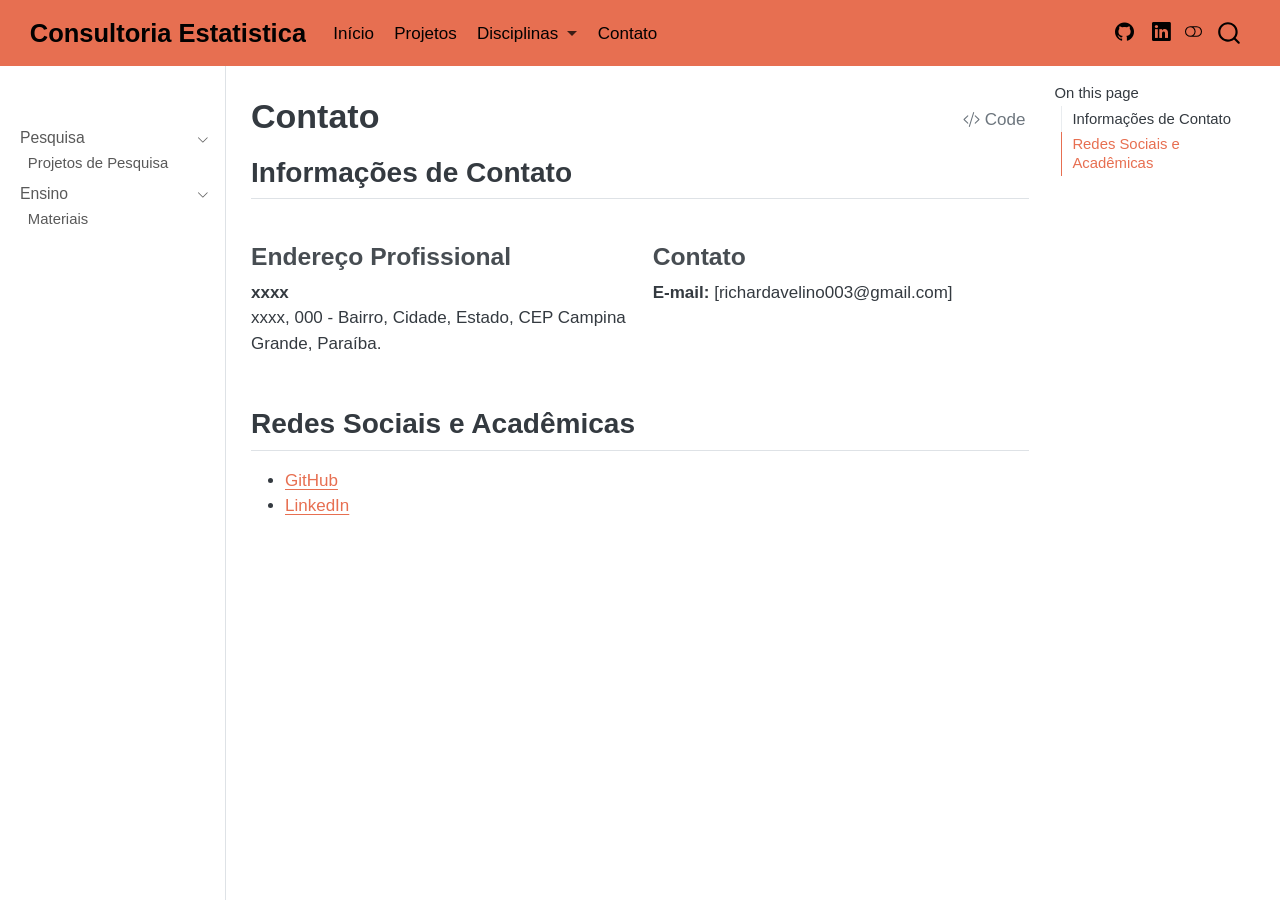
<file: docs/contact.html>
<!DOCTYPE html>
<html xmlns="http://www.w3.org/1999/xhtml" lang="en" xml:lang="en"><head>

<meta charset="utf-8">
<meta name="generator" content="quarto-1.9.37">

<meta name="viewport" content="width=device-width, initial-scale=1.0, user-scalable=yes">


<title>Contato – Consultoria Estatistica</title>
<style>
/* Default styles provided by pandoc.
** See https://pandoc.org/MANUAL.html#variables-for-html for config info.
*/
code{white-space: pre-wrap;}
span.smallcaps{font-variant: small-caps;}
div.columns{display: flex; gap: min(4vw, 1.5em);}
div.column{flex: auto; overflow-x: auto;}
div.hanging-indent{margin-left: 1.5em; text-indent: -1.5em;}
ul.task-list{list-style: none;}
ul.task-list li input[type="checkbox"] {
  width: 0.8em;
  margin: 0 0.8em 0.2em -1em; /* quarto-specific, see https://github.com/quarto-dev/quarto-cli/issues/4556 */ 
  vertical-align: middle;
}
/* CSS for syntax highlighting */
html { -webkit-text-size-adjust: 100%; }
pre > code.sourceCode { white-space: pre; position: relative; }
pre > code.sourceCode > span { display: inline-block; line-height: 1.25; }
pre > code.sourceCode > span:empty { height: 1.2em; }
.sourceCode { overflow: visible; }
code.sourceCode > span { color: inherit; text-decoration: inherit; }
div.sourceCode { margin: 1em 0; }
pre.sourceCode { margin: 0; }
@media screen {
div.sourceCode { overflow: auto; }
}
@media print {
pre > code.sourceCode { white-space: pre-wrap; }
pre > code.sourceCode > span { text-indent: -5em; padding-left: 5em; }
}
pre.numberSource code
  { counter-reset: source-line 0; }
pre.numberSource code > span
  { position: relative; left: -4em; counter-increment: source-line; }
pre.numberSource code > span > a:first-child::before
  { content: counter(source-line);
    position: relative; left: -1em; text-align: right; vertical-align: baseline;
    border: none; display: inline-block;
    -webkit-touch-callout: none; -webkit-user-select: none;
    -khtml-user-select: none; -moz-user-select: none;
    -ms-user-select: none; user-select: none;
    padding: 0 4px; width: 4em;
  }
pre.numberSource { margin-left: 3em;  padding-left: 4px; }
div.sourceCode
  {   }
@media screen {
pre > code.sourceCode > span > a:first-child::before { text-decoration: underline; }
}
</style>


<script src="site_libs/quarto-nav/quarto-nav.js"></script>
<script src="site_libs/quarto-nav/headroom.min.js"></script>
<script src="site_libs/clipboard/clipboard.min.js"></script>
<script src="site_libs/quarto-search/autocomplete.umd.js"></script>
<script src="site_libs/quarto-search/fuse.min.js"></script>
<script src="site_libs/quarto-search/quarto-search.js"></script>
<meta name="quarto:offset" content="./">
<script src="site_libs/quarto-html/quarto.js" type="module"></script>
<script src="site_libs/quarto-html/tabsets/tabsets.js" type="module"></script>
<script src="site_libs/quarto-html/popper.min.js"></script>
<script src="site_libs/quarto-html/tippy.umd.min.js"></script>
<script src="site_libs/quarto-html/anchor.min.js"></script>
<link href="site_libs/quarto-html/tippy.css" rel="stylesheet">
<link href="site_libs/quarto-html/quarto-syntax-highlighting-7f8f88aac4f3542376d5c11b86a4c14d.css" rel="stylesheet" class="quarto-color-scheme" id="quarto-text-highlighting-styles">
<link href="site_libs/quarto-html/quarto-syntax-highlighting-dark-d0ae9245876894da5ac7e18953ecc5cc.css" rel="stylesheet" class="quarto-color-scheme quarto-color-alternate" id="quarto-text-highlighting-styles">
<link href="site_libs/quarto-html/quarto-syntax-highlighting-7f8f88aac4f3542376d5c11b86a4c14d.css" rel="stylesheet" class="quarto-color-scheme-extra" id="quarto-text-highlighting-styles">
<script src="site_libs/bootstrap/bootstrap.min.js"></script>
<link href="site_libs/bootstrap/bootstrap-icons.css" rel="stylesheet">
<link href="site_libs/bootstrap/bootstrap-95a4c5b071701ae915060d7cada7a99b.min.css" rel="stylesheet" append-hash="true" class="quarto-color-scheme" id="quarto-bootstrap" data-mode="light">
<link href="site_libs/bootstrap/bootstrap-dark-b7d30bcb744ebd7c4ac4acb715b7cb4a.min.css" rel="stylesheet" append-hash="true" class="quarto-color-scheme quarto-color-alternate" id="quarto-bootstrap" data-mode="dark">
<link href="site_libs/bootstrap/bootstrap-95a4c5b071701ae915060d7cada7a99b.min.css" rel="stylesheet" append-hash="true" class="quarto-color-scheme-extra" id="quarto-bootstrap" data-mode="light">
<script id="quarto-search-options" type="application/json">{
  "location": "navbar",
  "copy-button": false,
  "collapse-after": 3,
  "panel-placement": "end",
  "type": "overlay",
  "limit": 50,
  "keyboard-shortcut": [
    "f",
    "/",
    "s"
  ],
  "show-item-context": false,
  "language": {
    "search-no-results-text": "No results",
    "search-matching-documents-text": "matching documents",
    "search-copy-link-title": "Copy link to search",
    "search-hide-matches-text": "Hide additional matches",
    "search-more-match-text": "more match in this document",
    "search-more-matches-text": "more matches in this document",
    "search-clear-button-title": "Clear",
    "search-text-placeholder": "",
    "search-detached-cancel-button-title": "Cancel",
    "search-submit-button-title": "Submit",
    "search-label": "Search"
  }
}</script>


<link rel="stylesheet" href="styles.css">
</head>

<body class="nav-sidebar docked nav-fixed quarto-light"><script id="quarto-html-before-body" type="application/javascript">
    const toggleBodyColorMode = (bsSheetEl) => {
      const mode = bsSheetEl.getAttribute("data-mode");
      const bodyEl = window.document.querySelector("body");
      if (mode === "dark") {
        bodyEl.classList.add("quarto-dark");
        bodyEl.classList.remove("quarto-light");
      } else {
        bodyEl.classList.add("quarto-light");
        bodyEl.classList.remove("quarto-dark");
      }
    }
    const toggleBodyColorPrimary = () => {
      const bsSheetEl = window.document.querySelector("link#quarto-bootstrap:not([rel=disabled-stylesheet])");
      if (bsSheetEl) {
        toggleBodyColorMode(bsSheetEl);
      }
    }
    const setColorSchemeToggle = (alternate) => {
      const toggles = window.document.querySelectorAll('.quarto-color-scheme-toggle');
      for (let i=0; i < toggles.length; i++) {
        const toggle = toggles[i];
        if (toggle) {
          if (alternate) {
            toggle.classList.add("alternate");
          } else {
            toggle.classList.remove("alternate");
          }
        }
      }
    };
    const toggleColorMode = (alternate) => {
      // Switch the stylesheets
      const primaryStylesheets = window.document.querySelectorAll('link.quarto-color-scheme:not(.quarto-color-alternate)');
      const alternateStylesheets = window.document.querySelectorAll('link.quarto-color-scheme.quarto-color-alternate');
      manageTransitions('#quarto-margin-sidebar .nav-link', false);
      if (alternate) {
        // note: dark is layered on light, we don't disable primary!
        enableStylesheet(alternateStylesheets);
        for (const sheetNode of alternateStylesheets) {
          if (sheetNode.id === "quarto-bootstrap") {
            toggleBodyColorMode(sheetNode);
          }
        }
      } else {
        disableStylesheet(alternateStylesheets);
        enableStylesheet(primaryStylesheets)
        toggleBodyColorPrimary();
      }
      manageTransitions('#quarto-margin-sidebar .nav-link', true);
      // Switch the toggles
      setColorSchemeToggle(alternate)
      // Hack to workaround the fact that safari doesn't
      // properly recolor the scrollbar when toggling (#1455)
      if (navigator.userAgent.indexOf('Safari') > 0 && navigator.userAgent.indexOf('Chrome') == -1) {
        manageTransitions("body", false);
        window.scrollTo(0, 1);
        setTimeout(() => {
          window.scrollTo(0, 0);
          manageTransitions("body", true);
        }, 40);
      }
    }
    const disableStylesheet = (stylesheets) => {
      for (let i=0; i < stylesheets.length; i++) {
        const stylesheet = stylesheets[i];
        stylesheet.rel = 'disabled-stylesheet';
      }
    }
    const enableStylesheet = (stylesheets) => {
      for (let i=0; i < stylesheets.length; i++) {
        const stylesheet = stylesheets[i];
        if(stylesheet.rel !== 'stylesheet') { // for Chrome, which will still FOUC without this check
          stylesheet.rel = 'stylesheet';
        }
      }
    }
    const manageTransitions = (selector, allowTransitions) => {
      const els = window.document.querySelectorAll(selector);
      for (let i=0; i < els.length; i++) {
        const el = els[i];
        if (allowTransitions) {
          el.classList.remove('notransition');
        } else {
          el.classList.add('notransition');
        }
      }
    }
    const isFileUrl = () => {
      return window.location.protocol === 'file:';
    }
    const hasAlternateSentinel = () => {
      let styleSentinel = getColorSchemeSentinel();
      if (styleSentinel !== null) {
        return styleSentinel === "alternate";
      } else {
        return false;
      }
    }
    const setStyleSentinel = (alternate) => {
      const value = alternate ? "alternate" : "default";
      if (!isFileUrl()) {
        window.localStorage.setItem("quarto-color-scheme", value);
      } else {
        localAlternateSentinel = value;
      }
    }
    const getColorSchemeSentinel = () => {
      if (!isFileUrl()) {
        const storageValue = window.localStorage.getItem("quarto-color-scheme");
        return storageValue != null ? storageValue : localAlternateSentinel;
      } else {
        return localAlternateSentinel;
      }
    }
    const toggleGiscusIfUsed = (isAlternate, darkModeDefault) => {
      const baseTheme = document.querySelector('#giscus-base-theme')?.value ?? 'light';
      const alternateTheme = document.querySelector('#giscus-alt-theme')?.value ?? 'dark';
      let newTheme = '';
      if(authorPrefersDark) {
        newTheme = isAlternate ? baseTheme : alternateTheme;
      } else {
        newTheme = isAlternate ? alternateTheme : baseTheme;
      }
      const changeGiscusTheme = () => {
        // From: https://github.com/giscus/giscus/issues/336
        const sendMessage = (message) => {
          const iframe = document.querySelector('iframe.giscus-frame');
          if (!iframe) return;
          iframe.contentWindow.postMessage({ giscus: message }, 'https://giscus.app');
        }
        sendMessage({
          setConfig: {
            theme: newTheme
          }
        });
      }
      const isGiscussLoaded = window.document.querySelector('iframe.giscus-frame') !== null;
      if (isGiscussLoaded) {
        changeGiscusTheme();
      }
    };
    const authorPrefersDark = false;
    const darkModeDefault = authorPrefersDark;
      document.querySelector('link#quarto-text-highlighting-styles.quarto-color-scheme-extra').rel = 'disabled-stylesheet';
      document.querySelector('link#quarto-bootstrap.quarto-color-scheme-extra').rel = 'disabled-stylesheet';
    let localAlternateSentinel = darkModeDefault ? 'alternate' : 'default';
    // Dark / light mode switch
    window.quartoToggleColorScheme = () => {
      // Read the current dark / light value
      let toAlternate = !hasAlternateSentinel();
      toggleColorMode(toAlternate);
      setStyleSentinel(toAlternate);
      toggleGiscusIfUsed(toAlternate, darkModeDefault);
      window.dispatchEvent(new Event('resize'));
    };
    // Switch to dark mode if need be
    if (hasAlternateSentinel()) {
      toggleColorMode(true);
    } else {
      toggleColorMode(false);
    }
  </script>

<div id="quarto-search-results"></div>
  <header id="quarto-header" class="headroom fixed-top">
    <nav class="navbar navbar-expand-lg " data-bs-theme="dark">
      <div class="navbar-container container-fluid">
      <div class="navbar-brand-container mx-auto">
    <a class="navbar-brand" href="./index.html">
    <span class="navbar-title">Consultoria Estatistica</span>
    </a>
  </div>
            <div id="quarto-search" class="" title="Search"></div>
          <button class="navbar-toggler" type="button" data-bs-toggle="collapse" data-bs-target="#navbarCollapse" aria-controls="navbarCollapse" role="menu" aria-expanded="false" aria-label="Toggle navigation" onclick="if (window.quartoToggleHeadroom) { window.quartoToggleHeadroom(); }">
  <span class="navbar-toggler-icon"></span>
</button>
          <div class="collapse navbar-collapse" id="navbarCollapse">
            <ul class="navbar-nav navbar-nav-scroll me-auto">
  <li class="nav-item">
    <a class="nav-link" href="./pagina_inicial.html"> 
<span class="menu-text">Início</span></a>
  </li>  
  <li class="nav-item">
    <a class="nav-link active" href="./projects.html" aria-current="page"> 
<span class="menu-text">Projetos</span></a>
  </li>  
  <li class="nav-item dropdown ">
    <a class="nav-link dropdown-toggle" href="#" id="nav-menu-disciplinas" role="link" data-bs-toggle="dropdown" aria-expanded="false">
 <span class="menu-text">Disciplinas</span>
    </a>
    <ul class="dropdown-menu" aria-labelledby="nav-menu-disciplinas">    
        <li>
    <a class="dropdown-item" href="./dis_consultoria.html">
 <span class="dropdown-text">Consultoria Estatística</span></a>
  </li>  
    </ul>
  </li>
  <li class="nav-item">
    <a class="nav-link" href="./contact.html"> 
<span class="menu-text">Contato</span></a>
  </li>  
</ul>
            <ul class="navbar-nav navbar-nav-scroll ms-auto">
  <li class="nav-item compact">
    <a class="nav-link" href="https://github.com/seu-usuario"> <i class="bi bi-github" role="img">
</i> 
<span class="menu-text"></span></a>
  </li>  
  <li class="nav-item compact">
    <a class="nav-link" href="https://www.linkedin.com/in/seu-usuario/"> <i class="bi bi-linkedin" role="img">
</i> 
<span class="menu-text"></span></a>
  </li>  
</ul>
          </div> <!-- /navcollapse -->
            <div class="quarto-navbar-tools">
  <a href="" class="quarto-color-scheme-toggle quarto-navigation-tool  px-1" onclick="window.quartoToggleColorScheme(); return false;" title="Toggle dark mode"><i class="bi"></i></a>
</div>
      </div> <!-- /container-fluid -->
    </nav>
  <nav class="quarto-secondary-nav">
    <div class="container-fluid d-flex">
      <button type="button" class="quarto-btn-toggle btn" data-bs-toggle="collapse" role="button" data-bs-target=".quarto-sidebar-collapse-item" aria-controls="quarto-sidebar" aria-expanded="false" aria-label="Toggle sidebar navigation" onclick="if (window.quartoToggleHeadroom) { window.quartoToggleHeadroom(); }">
        <i class="bi bi-layout-text-sidebar-reverse"></i>
      </button>
        <nav class="quarto-page-breadcrumbs" aria-label="breadcrumb"><ol class="breadcrumb"><li class="breadcrumb-item">Contato</li></ol></nav>
        <a class="flex-grow-1" role="navigation" data-bs-toggle="collapse" data-bs-target=".quarto-sidebar-collapse-item" aria-controls="quarto-sidebar" aria-expanded="false" aria-label="Toggle sidebar navigation" onclick="if (window.quartoToggleHeadroom) { window.quartoToggleHeadroom(); }">      
        </a>
      <button type="button" class="btn quarto-search-button" aria-label="Search" onclick="window.quartoOpenSearch();">
        <i class="bi bi-search"></i>
      </button>
    </div>
  </nav>
</header>
<!-- content -->
<div id="quarto-content" class="quarto-container page-columns page-rows-contents page-layout-article page-navbar">
<!-- sidebar -->
  <nav id="quarto-sidebar" class="sidebar collapse collapse-horizontal quarto-sidebar-collapse-item sidebar-navigation docked overflow-auto">
        <div class="mt-2 flex-shrink-0 align-items-center">
        <div class="sidebar-search">
        <div id="quarto-search" class="" title="Search"></div>
        </div>
        </div>
    <div class="sidebar-menu-container"> 
    <ul class="list-unstyled mt-1">
        <li class="sidebar-item sidebar-item-section">
      <div class="sidebar-item-container"> 
            <a class="sidebar-item-text sidebar-link text-start" data-bs-toggle="collapse" data-bs-target="#quarto-sidebar-section-1" role="navigation" aria-expanded="true">
 <span class="menu-text">Pesquisa</span></a>
          <a class="sidebar-item-toggle text-start" data-bs-toggle="collapse" data-bs-target="#quarto-sidebar-section-1" role="navigation" aria-expanded="true" aria-label="Toggle section">
            <i class="bi bi-chevron-right ms-2"></i>
          </a> 
      </div>
      <ul id="quarto-sidebar-section-1" class="collapse list-unstyled sidebar-section depth1 show">  
          <li class="sidebar-item">
  <div class="sidebar-item-container"> 
  <a href="./projects.html" class="sidebar-item-text sidebar-link">
 <span class="menu-text">Projetos de Pesquisa</span></a>
  </div>
</li>
      </ul>
  </li>
        <li class="sidebar-item sidebar-item-section">
      <div class="sidebar-item-container"> 
            <a class="sidebar-item-text sidebar-link text-start" data-bs-toggle="collapse" data-bs-target="#quarto-sidebar-section-2" role="navigation" aria-expanded="true">
 <span class="menu-text">Ensino</span></a>
          <a class="sidebar-item-toggle text-start" data-bs-toggle="collapse" data-bs-target="#quarto-sidebar-section-2" role="navigation" aria-expanded="true" aria-label="Toggle section">
            <i class="bi bi-chevron-right ms-2"></i>
          </a> 
      </div>
      <ul id="quarto-sidebar-section-2" class="collapse list-unstyled sidebar-section depth1 show">  
          <li class="sidebar-item">
  <div class="sidebar-item-container"> 
  <a href="./materials.html" class="sidebar-item-text sidebar-link">
 <span class="menu-text">Materiais</span></a>
  </div>
</li>
      </ul>
  </li>
    </ul>
    </div>
</nav>
<div id="quarto-sidebar-glass" class="quarto-sidebar-collapse-item" data-bs-toggle="collapse" data-bs-target=".quarto-sidebar-collapse-item"></div>
<!-- margin-sidebar -->
    <div id="quarto-margin-sidebar" class="sidebar margin-sidebar">
        <nav id="TOC" role="doc-toc" class="toc-active">
    <h2 id="toc-title">On this page</h2>
   
  <ul>
  <li><a href="#informações-de-contato" id="toc-informações-de-contato" class="nav-link active" data-scroll-target="#informações-de-contato">Informações de Contato</a></li>
  <li><a href="#redes-sociais-e-acadêmicas" id="toc-redes-sociais-e-acadêmicas" class="nav-link" data-scroll-target="#redes-sociais-e-acadêmicas">Redes Sociais e Acadêmicas</a></li>
  </ul>
</nav>
    </div>
<!-- main -->
<main class="content" id="quarto-document-content">


<header id="title-block-header" class="quarto-title-block default">
<div class="quarto-title">
<div class="quarto-title-block"><div><h1 class="title">Contato</h1><button type="button" class="btn code-tools-button" id="quarto-code-tools-source"><i class="bi"></i> Code</button></div></div>
</div>



<div class="quarto-title-meta">

    
  
    
  </div>
  


</header>


<section id="informações-de-contato" class="level2">
<h2 class="anchored" data-anchor-id="informações-de-contato">Informações de Contato</h2>
<div class="grid">
<section id="endereço-profissional" class="level3 g-col-6">
<h3 class="anchored" data-anchor-id="endereço-profissional">Endereço Profissional</h3>
<p><strong>xxxx</strong><br>
xxxx, 000 - Bairro, Cidade, Estado, CEP Campina Grande, Paraíba.</p>
</section>
<section id="contato" class="level3 g-col-6">
<h3 class="anchored" data-anchor-id="contato">Contato</h3>
<p><strong>E-mail:</strong> [richardavelino003@gmail.com]</p>
</section>
</div>
</section>
<section id="redes-sociais-e-acadêmicas" class="level2">
<h2 class="anchored" data-anchor-id="redes-sociais-e-acadêmicas">Redes Sociais e Acadêmicas</h2>
<ul>
<li><a href="https://github.com/richardsilva470">GitHub</a></li>
<li><a href="https://www.linkedin.com/in/richard-m-silva/">LinkedIn</a></li>
</ul>


<!-- -->

</section>

</main> <!-- /main -->
<script id="quarto-html-after-body" type="application/javascript">
  window.document.addEventListener("DOMContentLoaded", function (event) {
    // Ensure there is a toggle, if there isn't float one in the top right
    if (window.document.querySelector('.quarto-color-scheme-toggle') === null) {
      const a = window.document.createElement('a');
      a.classList.add('top-right');
      a.classList.add('quarto-color-scheme-toggle');
      a.href = "";
      a.onclick = function() { try { window.quartoToggleColorScheme(); } catch {} return false; };
      const i = window.document.createElement("i");
      i.classList.add('bi');
      a.appendChild(i);
      window.document.body.appendChild(a);
    }
    setColorSchemeToggle(hasAlternateSentinel())
    const icon = "";
    const anchorJS = new window.AnchorJS();
    anchorJS.options = {
      placement: 'right',
      icon: icon
    };
    anchorJS.add('.anchored');
    const isCodeAnnotation = (el) => {
      for (const clz of el.classList) {
        if (clz.startsWith('code-annotation-')) {                     
          return true;
        }
      }
      return false;
    }
    const onCopySuccess = function(e) {
      // button target
      const button = e.trigger;
      // don't keep focus
      button.blur();
      // flash "checked"
      button.classList.add('code-copy-button-checked');
      var currentTitle = button.getAttribute("title");
      button.setAttribute("title", "Copied!");
      let tooltip;
      if (window.bootstrap) {
        button.setAttribute("data-bs-toggle", "tooltip");
        button.setAttribute("data-bs-placement", "left");
        button.setAttribute("data-bs-title", "Copied!");
        tooltip = new bootstrap.Tooltip(button, 
          { trigger: "manual", 
            customClass: "code-copy-button-tooltip",
            offset: [0, -8]});
        tooltip.show();    
      }
      setTimeout(function() {
        if (tooltip) {
          tooltip.hide();
          button.removeAttribute("data-bs-title");
          button.removeAttribute("data-bs-toggle");
          button.removeAttribute("data-bs-placement");
        }
        button.setAttribute("title", currentTitle);
        button.classList.remove('code-copy-button-checked');
      }, 1000);
      // clear code selection
      e.clearSelection();
    }
    const getTextToCopy = function(trigger) {
      const outerScaffold = trigger.parentElement.cloneNode(true);
      const codeEl = outerScaffold.querySelector('code');
      for (const childEl of codeEl.children) {
        if (isCodeAnnotation(childEl)) {
          childEl.remove();
        }
      }
      return codeEl.innerText;
    }
    const clipboard = new window.ClipboardJS('.code-copy-button:not([data-in-quarto-modal])', {
      text: getTextToCopy
    });
    clipboard.on('success', onCopySuccess);
    if (window.document.getElementById('quarto-embedded-source-code-modal')) {
      const clipboardModal = new window.ClipboardJS('.code-copy-button[data-in-quarto-modal]', {
        text: getTextToCopy,
        container: window.document.getElementById('quarto-embedded-source-code-modal')
      });
      clipboardModal.on('success', onCopySuccess);
    }
    const viewSource = window.document.getElementById('quarto-view-source') ||
                       window.document.getElementById('quarto-code-tools-source');
    if (viewSource) {
      const sourceUrl = viewSource.getAttribute("data-quarto-source-url");
      viewSource.addEventListener("click", function(e) {
        if (sourceUrl) {
          // rstudio viewer pane
          if (/\bcapabilities=\b/.test(window.location)) {
            window.open(sourceUrl);
          } else {
            window.location.href = sourceUrl;
          }
        } else {
          const modal = new bootstrap.Modal(document.getElementById('quarto-embedded-source-code-modal'));
          modal.show();
        }
        return false;
      });
    }
    function toggleCodeHandler(show) {
      return function(e) {
        const detailsSrc = window.document.querySelectorAll(".cell > details > .sourceCode");
        for (let i=0; i<detailsSrc.length; i++) {
          const details = detailsSrc[i].parentElement;
          if (show) {
            details.open = true;
          } else {
            details.removeAttribute("open");
          }
        }
        const cellCodeDivs = window.document.querySelectorAll(".cell > .sourceCode");
        const fromCls = show ? "hidden" : "unhidden";
        const toCls = show ? "unhidden" : "hidden";
        for (let i=0; i<cellCodeDivs.length; i++) {
          const codeDiv = cellCodeDivs[i];
          if (codeDiv.classList.contains(fromCls)) {
            codeDiv.classList.remove(fromCls);
            codeDiv.classList.add(toCls);
          } 
        }
        return false;
      }
    }
    const hideAllCode = window.document.getElementById("quarto-hide-all-code");
    if (hideAllCode) {
      hideAllCode.addEventListener("click", toggleCodeHandler(false));
    }
    const showAllCode = window.document.getElementById("quarto-show-all-code");
    if (showAllCode) {
      showAllCode.addEventListener("click", toggleCodeHandler(true));
    }
      var localhostRegex = new RegExp(/^(?:http|https):\/\/localhost\:?[0-9]*\//);
      var mailtoRegex = new RegExp(/^mailto:/);
        var filterRegex = new RegExp('/' + window.location.host + '/');
      var isInternal = (href) => {
          return filterRegex.test(href) || localhostRegex.test(href) || mailtoRegex.test(href);
      }
      // Inspect non-navigation links and adorn them if external
     var links = window.document.querySelectorAll('a[href]:not(.nav-link):not(.navbar-brand):not(.toc-action):not(.sidebar-link):not(.sidebar-item-toggle):not(.pagination-link):not(.no-external):not([aria-hidden]):not(.dropdown-item):not(.quarto-navigation-tool):not(.about-link)');
      for (var i=0; i<links.length; i++) {
        const link = links[i];
        if (!isInternal(link.href)) {
          // undo the damage that might have been done by quarto-nav.js in the case of
          // links that we want to consider external
          if (link.dataset.originalHref !== undefined) {
            link.href = link.dataset.originalHref;
          }
        }
      }
    function tippyHover(el, contentFn, onTriggerFn, onUntriggerFn) {
      const config = {
        allowHTML: true,
        maxWidth: 500,
        delay: 100,
        arrow: false,
        appendTo: function(el) {
            return el.parentElement;
        },
        interactive: true,
        interactiveBorder: 10,
        theme: 'quarto',
        placement: 'bottom-start',
      };
      if (contentFn) {
        config.content = contentFn;
      }
      if (onTriggerFn) {
        config.onTrigger = onTriggerFn;
      }
      if (onUntriggerFn) {
        config.onUntrigger = onUntriggerFn;
      }
      window.tippy(el, config); 
    }
    const noterefs = window.document.querySelectorAll('a[role="doc-noteref"]');
    for (var i=0; i<noterefs.length; i++) {
      const ref = noterefs[i];
      tippyHover(ref, function() {
        // use id or data attribute instead here
        let href = ref.getAttribute('data-footnote-href') || ref.getAttribute('href');
        try { href = new URL(href).hash; } catch {}
        const id = href.replace(/^#\/?/, "");
        const note = window.document.getElementById(id);
        if (note) {
          return note.innerHTML;
        } else {
          return "";
        }
      });
    }
    const xrefs = window.document.querySelectorAll('a.quarto-xref');
    const processXRef = (id, note) => {
      // Strip column container classes
      const stripColumnClz = (el) => {
        el.classList.remove("page-full", "page-columns");
        if (el.children) {
          for (const child of el.children) {
            stripColumnClz(child);
          }
        }
      }
      stripColumnClz(note)
      if (id === null || id.startsWith('sec-')) {
        // Special case sections, only their first couple elements
        const container = document.createElement("div");
        if (note.children && note.children.length > 2) {
          container.appendChild(note.children[0].cloneNode(true));
          for (let i = 1; i < note.children.length; i++) {
            const child = note.children[i];
            if (child.tagName === "P" && child.innerText === "") {
              continue;
            } else {
              container.appendChild(child.cloneNode(true));
              break;
            }
          }
          if (window.Quarto?.typesetMath) {
            window.Quarto.typesetMath(container);
          }
          return container.innerHTML
        } else {
          if (window.Quarto?.typesetMath) {
            window.Quarto.typesetMath(note);
          }
          return note.innerHTML;
        }
      } else {
        // Remove any anchor links if they are present
        const anchorLink = note.querySelector('a.anchorjs-link');
        if (anchorLink) {
          anchorLink.remove();
        }
        if (window.Quarto?.typesetMath) {
          window.Quarto.typesetMath(note);
        }
        if (note.classList.contains("callout")) {
          return note.outerHTML;
        } else {
          return note.innerHTML;
        }
      }
    }
    for (var i=0; i<xrefs.length; i++) {
      const xref = xrefs[i];
      tippyHover(xref, undefined, function(instance) {
        instance.disable();
        let url = xref.getAttribute('href');
        let hash = undefined; 
        if (url.startsWith('#')) {
          hash = url;
        } else {
          try { hash = new URL(url).hash; } catch {}
        }
        if (hash) {
          const id = hash.replace(/^#\/?/, "");
          const note = window.document.getElementById(id);
          if (note !== null) {
            try {
              const html = processXRef(id, note.cloneNode(true));
              instance.setContent(html);
            } finally {
              instance.enable();
              instance.show();
            }
          } else {
            // See if we can fetch this
            fetch(url.split('#')[0])
            .then(res => res.text())
            .then(html => {
              const parser = new DOMParser();
              const htmlDoc = parser.parseFromString(html, "text/html");
              const note = htmlDoc.getElementById(id);
              if (note !== null) {
                const html = processXRef(id, note);
                instance.setContent(html);
              } 
            }).finally(() => {
              instance.enable();
              instance.show();
            });
          }
        } else {
          // See if we can fetch a full url (with no hash to target)
          // This is a special case and we should probably do some content thinning / targeting
          fetch(url)
          .then(res => res.text())
          .then(html => {
            const parser = new DOMParser();
            const htmlDoc = parser.parseFromString(html, "text/html");
            const note = htmlDoc.querySelector('main.content');
            if (note !== null) {
              // This should only happen for chapter cross references
              // (since there is no id in the URL)
              // remove the first header
              if (note.children.length > 0 && note.children[0].tagName === "HEADER") {
                note.children[0].remove();
              }
              const html = processXRef(null, note);
              instance.setContent(html);
            } 
          }).finally(() => {
            instance.enable();
            instance.show();
          });
        }
      }, function(instance) {
      });
    }
        let selectedAnnoteEl;
        const selectorForAnnotation = ( cell, annotation) => {
          let cellAttr = 'data-code-cell="' + cell + '"';
          let lineAttr = 'data-code-annotation="' +  annotation + '"';
          const selector = 'span[' + cellAttr + '][' + lineAttr + ']';
          return selector;
        }
        const selectCodeLines = (annoteEl) => {
          const doc = window.document;
          const targetCell = annoteEl.getAttribute("data-target-cell");
          const targetAnnotation = annoteEl.getAttribute("data-target-annotation");
          const annoteSpan = window.document.querySelector(selectorForAnnotation(targetCell, targetAnnotation));
          const lines = annoteSpan.getAttribute("data-code-lines").split(",");
          const lineIds = lines.map((line) => {
            return targetCell + "-" + line;
          })
          let top = null;
          let height = null;
          let parent = null;
          if (lineIds.length > 0) {
              //compute the position of the single el (top and bottom and make a div)
              const el = window.document.getElementById(lineIds[0]);
              top = el.offsetTop;
              height = el.offsetHeight;
              parent = el.parentElement.parentElement;
            if (lineIds.length > 1) {
              const lastEl = window.document.getElementById(lineIds[lineIds.length - 1]);
              const bottom = lastEl.offsetTop + lastEl.offsetHeight;
              height = bottom - top;
            }
            if (top !== null && height !== null && parent !== null) {
              // cook up a div (if necessary) and position it 
              let div = window.document.getElementById("code-annotation-line-highlight");
              if (div === null) {
                div = window.document.createElement("div");
                div.setAttribute("id", "code-annotation-line-highlight");
                div.style.position = 'absolute';
                parent.appendChild(div);
              }
              div.style.top = top - 2 + "px";
              div.style.height = height + 4 + "px";
              div.style.left = 0;
              let gutterDiv = window.document.getElementById("code-annotation-line-highlight-gutter");
              if (gutterDiv === null) {
                gutterDiv = window.document.createElement("div");
                gutterDiv.setAttribute("id", "code-annotation-line-highlight-gutter");
                gutterDiv.style.position = 'absolute';
                const codeCell = window.document.getElementById(targetCell);
                const gutter = codeCell.querySelector('.code-annotation-gutter');
                gutter.appendChild(gutterDiv);
              }
              gutterDiv.style.top = top - 2 + "px";
              gutterDiv.style.height = height + 4 + "px";
            }
            selectedAnnoteEl = annoteEl;
          }
        };
        const unselectCodeLines = () => {
          const elementsIds = ["code-annotation-line-highlight", "code-annotation-line-highlight-gutter"];
          elementsIds.forEach((elId) => {
            const div = window.document.getElementById(elId);
            if (div) {
              div.remove();
            }
          });
          selectedAnnoteEl = undefined;
        };
          // Handle positioning of the toggle
      window.addEventListener(
        "resize",
        throttle(() => {
          elRect = undefined;
          if (selectedAnnoteEl) {
            selectCodeLines(selectedAnnoteEl);
          }
        }, 10)
      );
      function throttle(fn, ms) {
      let throttle = false;
      let timer;
        return (...args) => {
          if(!throttle) { // first call gets through
              fn.apply(this, args);
              throttle = true;
          } else { // all the others get throttled
              if(timer) clearTimeout(timer); // cancel #2
              timer = setTimeout(() => {
                fn.apply(this, args);
                timer = throttle = false;
              }, ms);
          }
        };
      }
        // Attach click handler to the DT
        const annoteDls = window.document.querySelectorAll('dt[data-target-cell]');
        for (const annoteDlNode of annoteDls) {
          annoteDlNode.addEventListener('click', (event) => {
            const clickedEl = event.target;
            if (clickedEl !== selectedAnnoteEl) {
              unselectCodeLines();
              const activeEl = window.document.querySelector('dt[data-target-cell].code-annotation-active');
              if (activeEl) {
                activeEl.classList.remove('code-annotation-active');
              }
              selectCodeLines(clickedEl);
              clickedEl.classList.add('code-annotation-active');
            } else {
              // Unselect the line
              unselectCodeLines();
              clickedEl.classList.remove('code-annotation-active');
            }
          });
        }
    const findCites = (el) => {
      const parentEl = el.parentElement;
      if (parentEl) {
        const cites = parentEl.dataset.cites;
        if (cites) {
          return {
            el,
            cites: cites.split(' ')
          };
        } else {
          return findCites(el.parentElement)
        }
      } else {
        return undefined;
      }
    };
    var bibliorefs = window.document.querySelectorAll('a[role="doc-biblioref"]');
    for (var i=0; i<bibliorefs.length; i++) {
      const ref = bibliorefs[i];
      const citeInfo = findCites(ref);
      if (citeInfo) {
        tippyHover(citeInfo.el, function() {
          var popup = window.document.createElement('div');
          citeInfo.cites.forEach(function(cite) {
            var citeDiv = window.document.createElement('div');
            citeDiv.classList.add('hanging-indent');
            citeDiv.classList.add('csl-entry');
            var biblioDiv = window.document.getElementById('ref-' + cite);
            if (biblioDiv) {
              citeDiv.innerHTML = biblioDiv.innerHTML;
            }
            popup.appendChild(citeDiv);
          });
          return popup.innerHTML;
        });
      }
    }
  });
  </script><div class="modal fade" id="quarto-embedded-source-code-modal" tabindex="-1" aria-labelledby="quarto-embedded-source-code-modal-label" aria-hidden="true"><div class="modal-dialog modal-dialog-scrollable"><div class="modal-content"><div class="modal-header"><h5 class="modal-title" id="quarto-embedded-source-code-modal-label">Source Code</h5><button class="btn-close" data-bs-dismiss="modal"></button></div><div class="modal-body"><div class="">
<div class="code-copy-outer-scaffold"><div class="sourceCode" id="cb1" data-shortcodes="false"><pre class="sourceCode markdown code-with-copy"><code class="sourceCode markdown"><span id="cb1-1"><a href="#cb1-1" aria-hidden="true" tabindex="-1"></a><span class="co">---</span></span>
<span id="cb1-2"><a href="#cb1-2" aria-hidden="true" tabindex="-1"></a><span class="an">title:</span><span class="co"> "Contato"</span></span>
<span id="cb1-3"><a href="#cb1-3" aria-hidden="true" tabindex="-1"></a><span class="co">---</span></span>
<span id="cb1-4"><a href="#cb1-4" aria-hidden="true" tabindex="-1"></a></span>
<span id="cb1-5"><a href="#cb1-5" aria-hidden="true" tabindex="-1"></a><span class="fu">## Informações de Contato</span></span>
<span id="cb1-6"><a href="#cb1-6" aria-hidden="true" tabindex="-1"></a></span>
<span id="cb1-7"><a href="#cb1-7" aria-hidden="true" tabindex="-1"></a>::: {.grid}</span>
<span id="cb1-8"><a href="#cb1-8" aria-hidden="true" tabindex="-1"></a></span>
<span id="cb1-9"><a href="#cb1-9" aria-hidden="true" tabindex="-1"></a>::: {.g-col-6}</span>
<span id="cb1-10"><a href="#cb1-10" aria-hidden="true" tabindex="-1"></a><span class="fu">### Endereço Profissional</span></span>
<span id="cb1-11"><a href="#cb1-11" aria-hidden="true" tabindex="-1"></a>**xxxx**  </span>
<span id="cb1-12"><a href="#cb1-12" aria-hidden="true" tabindex="-1"></a>xxxx, 000 - Bairro, Cidade, Estado, CEP</span>
<span id="cb1-13"><a href="#cb1-13" aria-hidden="true" tabindex="-1"></a>Campina Grande, Paraíba. </span>
<span id="cb1-14"><a href="#cb1-14" aria-hidden="true" tabindex="-1"></a>:::</span>
<span id="cb1-15"><a href="#cb1-15" aria-hidden="true" tabindex="-1"></a></span>
<span id="cb1-16"><a href="#cb1-16" aria-hidden="true" tabindex="-1"></a>::: {.g-col-6}</span>
<span id="cb1-17"><a href="#cb1-17" aria-hidden="true" tabindex="-1"></a><span class="fu">### Contato</span></span>
<span id="cb1-18"><a href="#cb1-18" aria-hidden="true" tabindex="-1"></a>**E-mail:** <span class="co">[</span><span class="ot">richardavelino003@gmail.com</span><span class="co">]</span>  </span>
<span id="cb1-19"><a href="#cb1-19" aria-hidden="true" tabindex="-1"></a></span>
<span id="cb1-20"><a href="#cb1-20" aria-hidden="true" tabindex="-1"></a></span>
<span id="cb1-21"><a href="#cb1-21" aria-hidden="true" tabindex="-1"></a></span>
<span id="cb1-22"><a href="#cb1-22" aria-hidden="true" tabindex="-1"></a>:::</span>
<span id="cb1-23"><a href="#cb1-23" aria-hidden="true" tabindex="-1"></a></span>
<span id="cb1-24"><a href="#cb1-24" aria-hidden="true" tabindex="-1"></a>:::</span>
<span id="cb1-25"><a href="#cb1-25" aria-hidden="true" tabindex="-1"></a></span>
<span id="cb1-26"><a href="#cb1-26" aria-hidden="true" tabindex="-1"></a></span>
<span id="cb1-27"><a href="#cb1-27" aria-hidden="true" tabindex="-1"></a><span class="fu">## Redes Sociais e Acadêmicas</span></span>
<span id="cb1-28"><a href="#cb1-28" aria-hidden="true" tabindex="-1"></a></span>
<span id="cb1-29"><a href="#cb1-29" aria-hidden="true" tabindex="-1"></a><span class="ss">- </span><span class="co">[</span><span class="ot">GitHub</span><span class="co">](https://github.com/richardsilva470)</span></span>
<span id="cb1-30"><a href="#cb1-30" aria-hidden="true" tabindex="-1"></a><span class="ss">- </span><span class="co">[</span><span class="ot">LinkedIn</span><span class="co">](https://www.linkedin.com/in/richard-m-silva/)</span></span></code></pre></div><button title="Copy to Clipboard" class="code-copy-button" data-in-quarto-modal=""><i class="bi"></i></button></div>
</div></div></div></div></div>
</div> <!-- /content -->




</body></html>
</file>
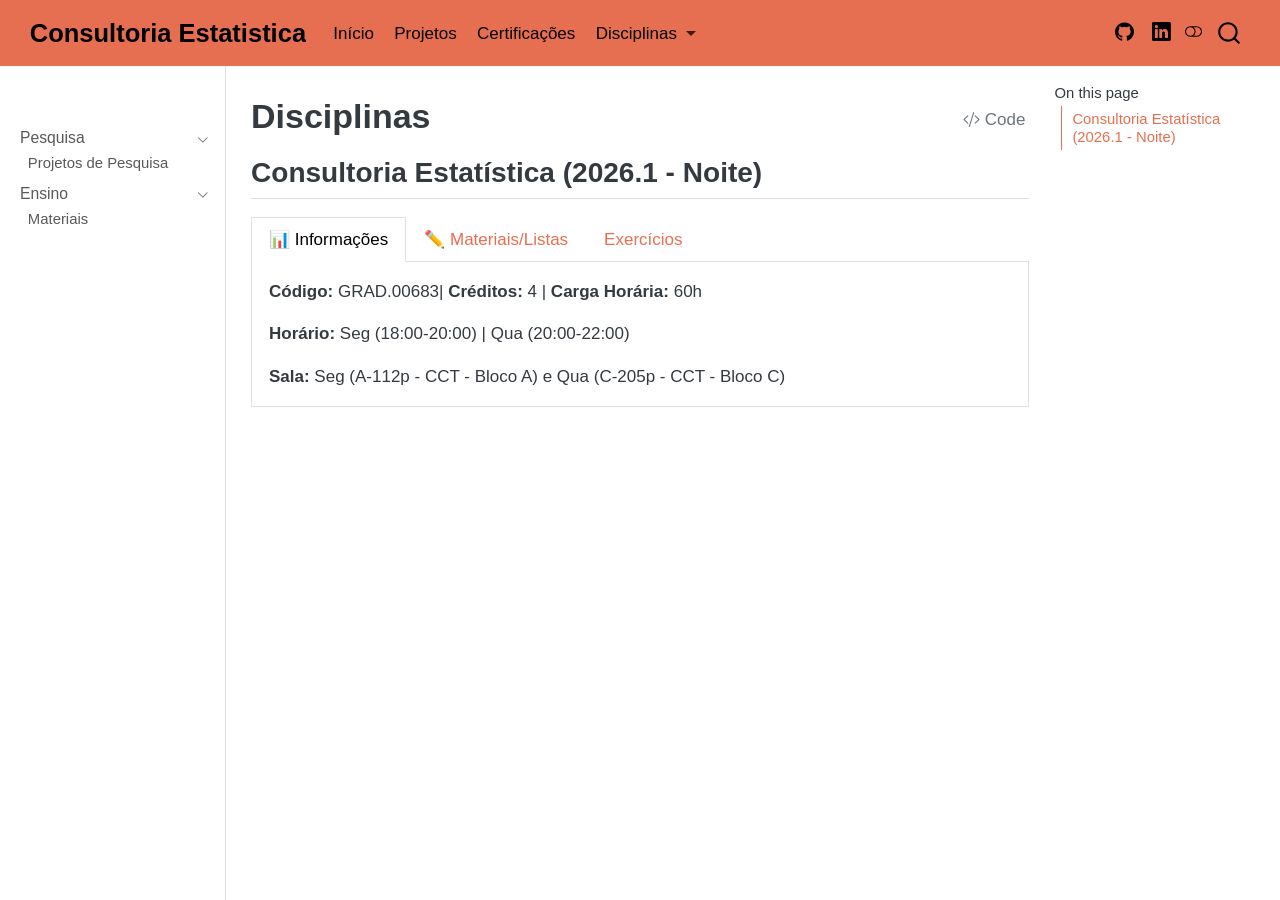
<file: docs/dis_consultoria.html>
<!DOCTYPE html>
<html xmlns="http://www.w3.org/1999/xhtml" lang="en" xml:lang="en"><head>

<meta charset="utf-8">
<meta name="generator" content="quarto-1.9.37">

<meta name="viewport" content="width=device-width, initial-scale=1.0, user-scalable=yes">


<title>Disciplinas – Consultoria Estatistica</title>
<style>
/* Default styles provided by pandoc.
** See https://pandoc.org/MANUAL.html#variables-for-html for config info.
*/
code{white-space: pre-wrap;}
span.smallcaps{font-variant: small-caps;}
div.columns{display: flex; gap: min(4vw, 1.5em);}
div.column{flex: auto; overflow-x: auto;}
div.hanging-indent{margin-left: 1.5em; text-indent: -1.5em;}
ul.task-list{list-style: none;}
ul.task-list li input[type="checkbox"] {
  width: 0.8em;
  margin: 0 0.8em 0.2em -1em; /* quarto-specific, see https://github.com/quarto-dev/quarto-cli/issues/4556 */ 
  vertical-align: middle;
}
/* CSS for syntax highlighting */
html { -webkit-text-size-adjust: 100%; }
pre > code.sourceCode { white-space: pre; position: relative; }
pre > code.sourceCode > span { display: inline-block; line-height: 1.25; }
pre > code.sourceCode > span:empty { height: 1.2em; }
.sourceCode { overflow: visible; }
code.sourceCode > span { color: inherit; text-decoration: inherit; }
div.sourceCode { margin: 1em 0; }
pre.sourceCode { margin: 0; }
@media screen {
div.sourceCode { overflow: auto; }
}
@media print {
pre > code.sourceCode { white-space: pre-wrap; }
pre > code.sourceCode > span { text-indent: -5em; padding-left: 5em; }
}
pre.numberSource code
  { counter-reset: source-line 0; }
pre.numberSource code > span
  { position: relative; left: -4em; counter-increment: source-line; }
pre.numberSource code > span > a:first-child::before
  { content: counter(source-line);
    position: relative; left: -1em; text-align: right; vertical-align: baseline;
    border: none; display: inline-block;
    -webkit-touch-callout: none; -webkit-user-select: none;
    -khtml-user-select: none; -moz-user-select: none;
    -ms-user-select: none; user-select: none;
    padding: 0 4px; width: 4em;
  }
pre.numberSource { margin-left: 3em;  padding-left: 4px; }
div.sourceCode
  {   }
@media screen {
pre > code.sourceCode > span > a:first-child::before { text-decoration: underline; }
}
</style>


<script src="site_libs/quarto-nav/quarto-nav.js"></script>
<script src="site_libs/quarto-nav/headroom.min.js"></script>
<script src="site_libs/clipboard/clipboard.min.js"></script>
<script src="site_libs/quarto-search/autocomplete.umd.js"></script>
<script src="site_libs/quarto-search/fuse.min.js"></script>
<script src="site_libs/quarto-search/quarto-search.js"></script>
<meta name="quarto:offset" content="./">
<script src="site_libs/quarto-html/quarto.js" type="module"></script>
<script src="site_libs/quarto-html/tabsets/tabsets.js" type="module"></script>
<script src="site_libs/quarto-html/popper.min.js"></script>
<script src="site_libs/quarto-html/tippy.umd.min.js"></script>
<script src="site_libs/quarto-html/anchor.min.js"></script>
<link href="site_libs/quarto-html/tippy.css" rel="stylesheet">
<link href="site_libs/quarto-html/quarto-syntax-highlighting-7f8f88aac4f3542376d5c11b86a4c14d.css" rel="stylesheet" class="quarto-color-scheme" id="quarto-text-highlighting-styles">
<link href="site_libs/quarto-html/quarto-syntax-highlighting-dark-d0ae9245876894da5ac7e18953ecc5cc.css" rel="stylesheet" class="quarto-color-scheme quarto-color-alternate" id="quarto-text-highlighting-styles">
<link href="site_libs/quarto-html/quarto-syntax-highlighting-7f8f88aac4f3542376d5c11b86a4c14d.css" rel="stylesheet" class="quarto-color-scheme-extra" id="quarto-text-highlighting-styles">
<script src="site_libs/bootstrap/bootstrap.min.js"></script>
<link href="site_libs/bootstrap/bootstrap-icons.css" rel="stylesheet">
<link href="site_libs/bootstrap/bootstrap-0a05fd67ed43898c428822ea236e73f6.min.css" rel="stylesheet" append-hash="true" class="quarto-color-scheme" id="quarto-bootstrap" data-mode="light">
<link href="site_libs/bootstrap/bootstrap-dark-cb677effa692d9e0660929302b75db8b.min.css" rel="stylesheet" append-hash="true" class="quarto-color-scheme quarto-color-alternate" id="quarto-bootstrap" data-mode="dark">
<link href="site_libs/bootstrap/bootstrap-0a05fd67ed43898c428822ea236e73f6.min.css" rel="stylesheet" append-hash="true" class="quarto-color-scheme-extra" id="quarto-bootstrap" data-mode="light">
<script id="quarto-search-options" type="application/json">{
  "location": "navbar",
  "copy-button": false,
  "collapse-after": 3,
  "panel-placement": "end",
  "type": "overlay",
  "limit": 50,
  "keyboard-shortcut": [
    "f",
    "/",
    "s"
  ],
  "show-item-context": false,
  "language": {
    "search-no-results-text": "No results",
    "search-matching-documents-text": "matching documents",
    "search-copy-link-title": "Copy link to search",
    "search-hide-matches-text": "Hide additional matches",
    "search-more-match-text": "more match in this document",
    "search-more-matches-text": "more matches in this document",
    "search-clear-button-title": "Clear",
    "search-text-placeholder": "",
    "search-detached-cancel-button-title": "Cancel",
    "search-submit-button-title": "Submit",
    "search-label": "Search"
  }
}</script>


<link rel="stylesheet" href="styles.css">
</head>

<body class="nav-sidebar docked nav-fixed quarto-light"><script id="quarto-html-before-body" type="application/javascript">
    const toggleBodyColorMode = (bsSheetEl) => {
      const mode = bsSheetEl.getAttribute("data-mode");
      const bodyEl = window.document.querySelector("body");
      if (mode === "dark") {
        bodyEl.classList.add("quarto-dark");
        bodyEl.classList.remove("quarto-light");
      } else {
        bodyEl.classList.add("quarto-light");
        bodyEl.classList.remove("quarto-dark");
      }
    }
    const toggleBodyColorPrimary = () => {
      const bsSheetEl = window.document.querySelector("link#quarto-bootstrap:not([rel=disabled-stylesheet])");
      if (bsSheetEl) {
        toggleBodyColorMode(bsSheetEl);
      }
    }
    const setColorSchemeToggle = (alternate) => {
      const toggles = window.document.querySelectorAll('.quarto-color-scheme-toggle');
      for (let i=0; i < toggles.length; i++) {
        const toggle = toggles[i];
        if (toggle) {
          if (alternate) {
            toggle.classList.add("alternate");
          } else {
            toggle.classList.remove("alternate");
          }
        }
      }
    };
    const toggleColorMode = (alternate) => {
      // Switch the stylesheets
      const primaryStylesheets = window.document.querySelectorAll('link.quarto-color-scheme:not(.quarto-color-alternate)');
      const alternateStylesheets = window.document.querySelectorAll('link.quarto-color-scheme.quarto-color-alternate');
      manageTransitions('#quarto-margin-sidebar .nav-link', false);
      if (alternate) {
        // note: dark is layered on light, we don't disable primary!
        enableStylesheet(alternateStylesheets);
        for (const sheetNode of alternateStylesheets) {
          if (sheetNode.id === "quarto-bootstrap") {
            toggleBodyColorMode(sheetNode);
          }
        }
      } else {
        disableStylesheet(alternateStylesheets);
        enableStylesheet(primaryStylesheets)
        toggleBodyColorPrimary();
      }
      manageTransitions('#quarto-margin-sidebar .nav-link', true);
      // Switch the toggles
      setColorSchemeToggle(alternate)
      // Hack to workaround the fact that safari doesn't
      // properly recolor the scrollbar when toggling (#1455)
      if (navigator.userAgent.indexOf('Safari') > 0 && navigator.userAgent.indexOf('Chrome') == -1) {
        manageTransitions("body", false);
        window.scrollTo(0, 1);
        setTimeout(() => {
          window.scrollTo(0, 0);
          manageTransitions("body", true);
        }, 40);
      }
    }
    const disableStylesheet = (stylesheets) => {
      for (let i=0; i < stylesheets.length; i++) {
        const stylesheet = stylesheets[i];
        stylesheet.rel = 'disabled-stylesheet';
      }
    }
    const enableStylesheet = (stylesheets) => {
      for (let i=0; i < stylesheets.length; i++) {
        const stylesheet = stylesheets[i];
        if(stylesheet.rel !== 'stylesheet') { // for Chrome, which will still FOUC without this check
          stylesheet.rel = 'stylesheet';
        }
      }
    }
    const manageTransitions = (selector, allowTransitions) => {
      const els = window.document.querySelectorAll(selector);
      for (let i=0; i < els.length; i++) {
        const el = els[i];
        if (allowTransitions) {
          el.classList.remove('notransition');
        } else {
          el.classList.add('notransition');
        }
      }
    }
    const isFileUrl = () => {
      return window.location.protocol === 'file:';
    }
    const hasAlternateSentinel = () => {
      let styleSentinel = getColorSchemeSentinel();
      if (styleSentinel !== null) {
        return styleSentinel === "alternate";
      } else {
        return false;
      }
    }
    const setStyleSentinel = (alternate) => {
      const value = alternate ? "alternate" : "default";
      if (!isFileUrl()) {
        window.localStorage.setItem("quarto-color-scheme", value);
      } else {
        localAlternateSentinel = value;
      }
    }
    const getColorSchemeSentinel = () => {
      if (!isFileUrl()) {
        const storageValue = window.localStorage.getItem("quarto-color-scheme");
        return storageValue != null ? storageValue : localAlternateSentinel;
      } else {
        return localAlternateSentinel;
      }
    }
    const toggleGiscusIfUsed = (isAlternate, darkModeDefault) => {
      const baseTheme = document.querySelector('#giscus-base-theme')?.value ?? 'light';
      const alternateTheme = document.querySelector('#giscus-alt-theme')?.value ?? 'dark';
      let newTheme = '';
      if(authorPrefersDark) {
        newTheme = isAlternate ? baseTheme : alternateTheme;
      } else {
        newTheme = isAlternate ? alternateTheme : baseTheme;
      }
      const changeGiscusTheme = () => {
        // From: https://github.com/giscus/giscus/issues/336
        const sendMessage = (message) => {
          const iframe = document.querySelector('iframe.giscus-frame');
          if (!iframe) return;
          iframe.contentWindow.postMessage({ giscus: message }, 'https://giscus.app');
        }
        sendMessage({
          setConfig: {
            theme: newTheme
          }
        });
      }
      const isGiscussLoaded = window.document.querySelector('iframe.giscus-frame') !== null;
      if (isGiscussLoaded) {
        changeGiscusTheme();
      }
    };
    const authorPrefersDark = false;
    const darkModeDefault = authorPrefersDark;
      document.querySelector('link#quarto-text-highlighting-styles.quarto-color-scheme-extra').rel = 'disabled-stylesheet';
      document.querySelector('link#quarto-bootstrap.quarto-color-scheme-extra').rel = 'disabled-stylesheet';
    let localAlternateSentinel = darkModeDefault ? 'alternate' : 'default';
    // Dark / light mode switch
    window.quartoToggleColorScheme = () => {
      // Read the current dark / light value
      let toAlternate = !hasAlternateSentinel();
      toggleColorMode(toAlternate);
      setStyleSentinel(toAlternate);
      toggleGiscusIfUsed(toAlternate, darkModeDefault);
      window.dispatchEvent(new Event('resize'));
    };
    // Switch to dark mode if need be
    if (hasAlternateSentinel()) {
      toggleColorMode(true);
    } else {
      toggleColorMode(false);
    }
  </script>

<div id="quarto-search-results"></div>
  <header id="quarto-header" class="headroom fixed-top">
    <nav class="navbar navbar-expand-lg " data-bs-theme="dark">
      <div class="navbar-container container-fluid">
      <div class="navbar-brand-container mx-auto">
    <a class="navbar-brand" href="./index.html">
    <span class="navbar-title">Consultoria Estatistica</span>
    </a>
  </div>
            <div id="quarto-search" class="" title="Search"></div>
          <button class="navbar-toggler" type="button" data-bs-toggle="collapse" data-bs-target="#navbarCollapse" aria-controls="navbarCollapse" role="menu" aria-expanded="false" aria-label="Toggle navigation" onclick="if (window.quartoToggleHeadroom) { window.quartoToggleHeadroom(); }">
  <span class="navbar-toggler-icon"></span>
</button>
          <div class="collapse navbar-collapse" id="navbarCollapse">
            <ul class="navbar-nav navbar-nav-scroll me-auto">
  <li class="nav-item">
    <a class="nav-link" href="./pagina_inicial.html"> 
<span class="menu-text">Início</span></a>
  </li>  
  <li class="nav-item">
    <a class="nav-link active" href="./projects.html" aria-current="page"> 
<span class="menu-text">Projetos</span></a>
  </li>  
  <li class="nav-item">
    <a class="nav-link" href="./Certificados.html"> 
<span class="menu-text">Certificações</span></a>
  </li>  
  <li class="nav-item dropdown ">
    <a class="nav-link dropdown-toggle" href="#" id="nav-menu-disciplinas" role="link" data-bs-toggle="dropdown" aria-expanded="false">
 <span class="menu-text">Disciplinas</span>
    </a>
    <ul class="dropdown-menu" aria-labelledby="nav-menu-disciplinas">    
        <li>
    <a class="dropdown-item" href="./dis_consultoria.html">
 <span class="dropdown-text">Consultoria Estatística</span></a>
  </li>  
    </ul>
  </li>
</ul>
            <ul class="navbar-nav navbar-nav-scroll ms-auto">
  <li class="nav-item compact">
    <a class="nav-link" href="https://github.com/seu-usuario"> <i class="bi bi-github" role="img">
</i> 
<span class="menu-text"></span></a>
  </li>  
  <li class="nav-item compact">
    <a class="nav-link" href="https://www.linkedin.com/in/seu-usuario/"> <i class="bi bi-linkedin" role="img">
</i> 
<span class="menu-text"></span></a>
  </li>  
</ul>
          </div> <!-- /navcollapse -->
            <div class="quarto-navbar-tools">
  <a href="" class="quarto-color-scheme-toggle quarto-navigation-tool  px-1" onclick="window.quartoToggleColorScheme(); return false;" title="Toggle dark mode"><i class="bi"></i></a>
</div>
      </div> <!-- /container-fluid -->
    </nav>
  <nav class="quarto-secondary-nav">
    <div class="container-fluid d-flex">
      <button type="button" class="quarto-btn-toggle btn" data-bs-toggle="collapse" role="button" data-bs-target=".quarto-sidebar-collapse-item" aria-controls="quarto-sidebar" aria-expanded="false" aria-label="Toggle sidebar navigation" onclick="if (window.quartoToggleHeadroom) { window.quartoToggleHeadroom(); }">
        <i class="bi bi-layout-text-sidebar-reverse"></i>
      </button>
        <nav class="quarto-page-breadcrumbs" aria-label="breadcrumb"><ol class="breadcrumb"><li class="breadcrumb-item">Disciplinas</li></ol></nav>
        <a class="flex-grow-1" role="navigation" data-bs-toggle="collapse" data-bs-target=".quarto-sidebar-collapse-item" aria-controls="quarto-sidebar" aria-expanded="false" aria-label="Toggle sidebar navigation" onclick="if (window.quartoToggleHeadroom) { window.quartoToggleHeadroom(); }">      
        </a>
      <button type="button" class="btn quarto-search-button" aria-label="Search" onclick="window.quartoOpenSearch();">
        <i class="bi bi-search"></i>
      </button>
    </div>
  </nav>
</header>
<!-- content -->
<div id="quarto-content" class="quarto-container page-columns page-rows-contents page-layout-article page-navbar">
<!-- sidebar -->
  <nav id="quarto-sidebar" class="sidebar collapse collapse-horizontal quarto-sidebar-collapse-item sidebar-navigation docked overflow-auto">
        <div class="mt-2 flex-shrink-0 align-items-center">
        <div class="sidebar-search">
        <div id="quarto-search" class="" title="Search"></div>
        </div>
        </div>
    <div class="sidebar-menu-container"> 
    <ul class="list-unstyled mt-1">
        <li class="sidebar-item sidebar-item-section">
      <div class="sidebar-item-container"> 
            <a class="sidebar-item-text sidebar-link text-start" data-bs-toggle="collapse" data-bs-target="#quarto-sidebar-section-1" role="navigation" aria-expanded="true">
 <span class="menu-text">Pesquisa</span></a>
          <a class="sidebar-item-toggle text-start" data-bs-toggle="collapse" data-bs-target="#quarto-sidebar-section-1" role="navigation" aria-expanded="true" aria-label="Toggle section">
            <i class="bi bi-chevron-right ms-2"></i>
          </a> 
      </div>
      <ul id="quarto-sidebar-section-1" class="collapse list-unstyled sidebar-section depth1 show">  
          <li class="sidebar-item">
  <div class="sidebar-item-container"> 
  <a href="./projects.html" class="sidebar-item-text sidebar-link">
 <span class="menu-text">Projetos de Pesquisa</span></a>
  </div>
</li>
      </ul>
  </li>
        <li class="sidebar-item sidebar-item-section">
      <div class="sidebar-item-container"> 
            <a class="sidebar-item-text sidebar-link text-start" data-bs-toggle="collapse" data-bs-target="#quarto-sidebar-section-2" role="navigation" aria-expanded="true">
 <span class="menu-text">Ensino</span></a>
          <a class="sidebar-item-toggle text-start" data-bs-toggle="collapse" data-bs-target="#quarto-sidebar-section-2" role="navigation" aria-expanded="true" aria-label="Toggle section">
            <i class="bi bi-chevron-right ms-2"></i>
          </a> 
      </div>
      <ul id="quarto-sidebar-section-2" class="collapse list-unstyled sidebar-section depth1 show">  
          <li class="sidebar-item">
  <div class="sidebar-item-container"> 
  <a href="./materials.html" class="sidebar-item-text sidebar-link">
 <span class="menu-text">Materiais</span></a>
  </div>
</li>
      </ul>
  </li>
    </ul>
    </div>
</nav>
<div id="quarto-sidebar-glass" class="quarto-sidebar-collapse-item" data-bs-toggle="collapse" data-bs-target=".quarto-sidebar-collapse-item"></div>
<!-- margin-sidebar -->
    <div id="quarto-margin-sidebar" class="sidebar margin-sidebar">
        <nav id="TOC" role="doc-toc" class="toc-active">
    <h2 id="toc-title">On this page</h2>
   
  <ul>
  <li><a href="#consultoria-estatística-2026.1---noite" id="toc-consultoria-estatística-2026.1---noite" class="nav-link active" data-scroll-target="#consultoria-estatística-2026.1---noite">Consultoria Estatística (2026.1 - Noite)</a></li>
  </ul>
</nav>
    </div>
<!-- main -->
<main class="content" id="quarto-document-content">


<header id="title-block-header" class="quarto-title-block default">
<div class="quarto-title">
<div class="quarto-title-block"><div><h1 class="title">Disciplinas</h1><button type="button" class="btn code-tools-button" id="quarto-code-tools-source"><i class="bi"></i> Code</button></div></div>
</div>



<div class="quarto-title-meta">

    
  
    
  </div>
  


</header>


<section id="consultoria-estatística-2026.1---noite" class="level2">
<h2 class="anchored" data-anchor-id="consultoria-estatística-2026.1---noite">Consultoria Estatística (2026.1 - Noite)</h2>
<div class="tabset-margin-container"></div><div class="panel-tabset">
<ul class="nav nav-tabs" role="tablist"><li class="nav-item" role="presentation"><a class="nav-link active" id="tabset-1-1-tab" data-bs-toggle="tab" data-bs-target="#tabset-1-1" role="tab" aria-controls="tabset-1-1" aria-selected="true" href="">📊 Informações</a></li><li class="nav-item" role="presentation"><a class="nav-link" id="tabset-1-2-tab" data-bs-toggle="tab" data-bs-target="#tabset-1-2" role="tab" aria-controls="tabset-1-2" aria-selected="false" href="">✏️ Materiais/Listas</a></li><li class="nav-item" role="presentation"><a class="nav-link" id="tabset-1-3-tab" data-bs-toggle="tab" data-bs-target="#tabset-1-3" role="tab" aria-controls="tabset-1-3" aria-selected="false" href="">Exercícios</a></li></ul>
<div class="tab-content">
<div id="tabset-1-1" class="tab-pane active" role="tabpanel" aria-labelledby="tabset-1-1-tab">
<p><strong>Código:</strong> GRAD.00683| <strong>Créditos:</strong> 4 | <strong>Carga Horária:</strong> 60h</p>
<p><strong>Horário:</strong> Seg (18:00-20:00) | Qua (20:00-22:00)</p>
<p><strong>Sala:</strong> Seg (A-112p - CCT - Bloco A) e Qua (C-205p - CCT - Bloco C)</p>
</div>
<div id="tabset-1-2" class="tab-pane" role="tabpanel" aria-labelledby="tabset-1-2-tab">
<section id="notas-de-aula" class="level3">
<h3 class="anchored" data-anchor-id="notas-de-aula">Notas de aula</h3>
<ul>
<li><a href="https://rawcdn.githack.com/pedroallmeiida/consultoria_estatistica/main/aulas/1_apresentacao_curso.html">Apresentação do curso</a></li>
<li><a href="https://rawcdn.githack.com/pedroallmeiida/consultoria_estatistica/main/aulas/2_introducao_github.html">Introdução ao Github</a></li>
<li><a href="https://rawcdn.githack.com/pedroallmeiida/consultoria_estatistica/main/aulas/4_introducao_python.html">Introdução ao Python</a></li>
<li><a href="https://rawcdn.githack.com/pedroallmeiida/consultoria_estatistica/main/aulas/3_entendimento_necessidades.html">Entendimento de Necessidades</a></li>
</ul>
</section>
<section id="templates-e-tutoriais" class="level3">
<h3 class="anchored" data-anchor-id="templates-e-tutoriais">Templates e tutoriais</h3>
<ul>
<li><a href="https://rawcdn.githack.com/pedroallmeiida/consultoria_estatistica/main/aulas/tutorial_vscode.html">Tutorial VS Code</a></li>
<li><a href="https://rawcdn.githack.com/pedroallmeiida/consultoria_estatistica/main/aulas/template_entrevistas.html">Template Entrevista</a></li>
<li><a href="https://rawcdn.githack.com/pedroallmeiida/consultoria_estatistica/main/aulas/template_briefing.html">Template Briefing</a></li>
</ul>
</section>
</div>
<div id="tabset-1-3" class="tab-pane" role="tabpanel" aria-labelledby="tabset-1-3-tab">
<section id="projetosseminários" class="level3">
<h3 class="anchored" data-anchor-id="projetosseminários">Projetos/Seminários</h3>
</section>
</div>
</div>
</div>


<!-- -->

</section>

</main> <!-- /main -->
<script id="quarto-html-after-body" type="application/javascript">
  window.document.addEventListener("DOMContentLoaded", function (event) {
    // Ensure there is a toggle, if there isn't float one in the top right
    if (window.document.querySelector('.quarto-color-scheme-toggle') === null) {
      const a = window.document.createElement('a');
      a.classList.add('top-right');
      a.classList.add('quarto-color-scheme-toggle');
      a.href = "";
      a.onclick = function() { try { window.quartoToggleColorScheme(); } catch {} return false; };
      const i = window.document.createElement("i");
      i.classList.add('bi');
      a.appendChild(i);
      window.document.body.appendChild(a);
    }
    setColorSchemeToggle(hasAlternateSentinel())
    const icon = "";
    const anchorJS = new window.AnchorJS();
    anchorJS.options = {
      placement: 'right',
      icon: icon
    };
    anchorJS.add('.anchored');
    const isCodeAnnotation = (el) => {
      for (const clz of el.classList) {
        if (clz.startsWith('code-annotation-')) {                     
          return true;
        }
      }
      return false;
    }
    const onCopySuccess = function(e) {
      // button target
      const button = e.trigger;
      // don't keep focus
      button.blur();
      // flash "checked"
      button.classList.add('code-copy-button-checked');
      var currentTitle = button.getAttribute("title");
      button.setAttribute("title", "Copied!");
      let tooltip;
      if (window.bootstrap) {
        button.setAttribute("data-bs-toggle", "tooltip");
        button.setAttribute("data-bs-placement", "left");
        button.setAttribute("data-bs-title", "Copied!");
        tooltip = new bootstrap.Tooltip(button, 
          { trigger: "manual", 
            customClass: "code-copy-button-tooltip",
            offset: [0, -8]});
        tooltip.show();    
      }
      setTimeout(function() {
        if (tooltip) {
          tooltip.hide();
          button.removeAttribute("data-bs-title");
          button.removeAttribute("data-bs-toggle");
          button.removeAttribute("data-bs-placement");
        }
        button.setAttribute("title", currentTitle);
        button.classList.remove('code-copy-button-checked');
      }, 1000);
      // clear code selection
      e.clearSelection();
    }
    const getTextToCopy = function(trigger) {
      const outerScaffold = trigger.parentElement.cloneNode(true);
      const codeEl = outerScaffold.querySelector('code');
      for (const childEl of codeEl.children) {
        if (isCodeAnnotation(childEl)) {
          childEl.remove();
        }
      }
      return codeEl.innerText;
    }
    const clipboard = new window.ClipboardJS('.code-copy-button:not([data-in-quarto-modal])', {
      text: getTextToCopy
    });
    clipboard.on('success', onCopySuccess);
    if (window.document.getElementById('quarto-embedded-source-code-modal')) {
      const clipboardModal = new window.ClipboardJS('.code-copy-button[data-in-quarto-modal]', {
        text: getTextToCopy,
        container: window.document.getElementById('quarto-embedded-source-code-modal')
      });
      clipboardModal.on('success', onCopySuccess);
    }
    const viewSource = window.document.getElementById('quarto-view-source') ||
                       window.document.getElementById('quarto-code-tools-source');
    if (viewSource) {
      const sourceUrl = viewSource.getAttribute("data-quarto-source-url");
      viewSource.addEventListener("click", function(e) {
        if (sourceUrl) {
          // rstudio viewer pane
          if (/\bcapabilities=\b/.test(window.location)) {
            window.open(sourceUrl);
          } else {
            window.location.href = sourceUrl;
          }
        } else {
          const modal = new bootstrap.Modal(document.getElementById('quarto-embedded-source-code-modal'));
          modal.show();
        }
        return false;
      });
    }
    function toggleCodeHandler(show) {
      return function(e) {
        const detailsSrc = window.document.querySelectorAll(".cell > details > .sourceCode");
        for (let i=0; i<detailsSrc.length; i++) {
          const details = detailsSrc[i].parentElement;
          if (show) {
            details.open = true;
          } else {
            details.removeAttribute("open");
          }
        }
        const cellCodeDivs = window.document.querySelectorAll(".cell > .sourceCode");
        const fromCls = show ? "hidden" : "unhidden";
        const toCls = show ? "unhidden" : "hidden";
        for (let i=0; i<cellCodeDivs.length; i++) {
          const codeDiv = cellCodeDivs[i];
          if (codeDiv.classList.contains(fromCls)) {
            codeDiv.classList.remove(fromCls);
            codeDiv.classList.add(toCls);
          } 
        }
        return false;
      }
    }
    const hideAllCode = window.document.getElementById("quarto-hide-all-code");
    if (hideAllCode) {
      hideAllCode.addEventListener("click", toggleCodeHandler(false));
    }
    const showAllCode = window.document.getElementById("quarto-show-all-code");
    if (showAllCode) {
      showAllCode.addEventListener("click", toggleCodeHandler(true));
    }
      var localhostRegex = new RegExp(/^(?:http|https):\/\/localhost\:?[0-9]*\//);
      var mailtoRegex = new RegExp(/^mailto:/);
        var filterRegex = new RegExp('/' + window.location.host + '/');
      var isInternal = (href) => {
          return filterRegex.test(href) || localhostRegex.test(href) || mailtoRegex.test(href);
      }
      // Inspect non-navigation links and adorn them if external
     var links = window.document.querySelectorAll('a[href]:not(.nav-link):not(.navbar-brand):not(.toc-action):not(.sidebar-link):not(.sidebar-item-toggle):not(.pagination-link):not(.no-external):not([aria-hidden]):not(.dropdown-item):not(.quarto-navigation-tool):not(.about-link)');
      for (var i=0; i<links.length; i++) {
        const link = links[i];
        if (!isInternal(link.href)) {
          // undo the damage that might have been done by quarto-nav.js in the case of
          // links that we want to consider external
          if (link.dataset.originalHref !== undefined) {
            link.href = link.dataset.originalHref;
          }
        }
      }
    function tippyHover(el, contentFn, onTriggerFn, onUntriggerFn) {
      const config = {
        allowHTML: true,
        maxWidth: 500,
        delay: 100,
        arrow: false,
        appendTo: function(el) {
            return el.parentElement;
        },
        interactive: true,
        interactiveBorder: 10,
        theme: 'quarto',
        placement: 'bottom-start',
      };
      if (contentFn) {
        config.content = contentFn;
      }
      if (onTriggerFn) {
        config.onTrigger = onTriggerFn;
      }
      if (onUntriggerFn) {
        config.onUntrigger = onUntriggerFn;
      }
      window.tippy(el, config); 
    }
    const noterefs = window.document.querySelectorAll('a[role="doc-noteref"]');
    for (var i=0; i<noterefs.length; i++) {
      const ref = noterefs[i];
      tippyHover(ref, function() {
        // use id or data attribute instead here
        let href = ref.getAttribute('data-footnote-href') || ref.getAttribute('href');
        try { href = new URL(href).hash; } catch {}
        const id = href.replace(/^#\/?/, "");
        const note = window.document.getElementById(id);
        if (note) {
          return note.innerHTML;
        } else {
          return "";
        }
      });
    }
    const xrefs = window.document.querySelectorAll('a.quarto-xref');
    const processXRef = (id, note) => {
      // Strip column container classes
      const stripColumnClz = (el) => {
        el.classList.remove("page-full", "page-columns");
        if (el.children) {
          for (const child of el.children) {
            stripColumnClz(child);
          }
        }
      }
      stripColumnClz(note)
      if (id === null || id.startsWith('sec-')) {
        // Special case sections, only their first couple elements
        const container = document.createElement("div");
        if (note.children && note.children.length > 2) {
          container.appendChild(note.children[0].cloneNode(true));
          for (let i = 1; i < note.children.length; i++) {
            const child = note.children[i];
            if (child.tagName === "P" && child.innerText === "") {
              continue;
            } else {
              container.appendChild(child.cloneNode(true));
              break;
            }
          }
          if (window.Quarto?.typesetMath) {
            window.Quarto.typesetMath(container);
          }
          return container.innerHTML
        } else {
          if (window.Quarto?.typesetMath) {
            window.Quarto.typesetMath(note);
          }
          return note.innerHTML;
        }
      } else {
        // Remove any anchor links if they are present
        const anchorLink = note.querySelector('a.anchorjs-link');
        if (anchorLink) {
          anchorLink.remove();
        }
        if (window.Quarto?.typesetMath) {
          window.Quarto.typesetMath(note);
        }
        if (note.classList.contains("callout")) {
          return note.outerHTML;
        } else {
          return note.innerHTML;
        }
      }
    }
    for (var i=0; i<xrefs.length; i++) {
      const xref = xrefs[i];
      tippyHover(xref, undefined, function(instance) {
        instance.disable();
        let url = xref.getAttribute('href');
        let hash = undefined; 
        if (url.startsWith('#')) {
          hash = url;
        } else {
          try { hash = new URL(url).hash; } catch {}
        }
        if (hash) {
          const id = hash.replace(/^#\/?/, "");
          const note = window.document.getElementById(id);
          if (note !== null) {
            try {
              const html = processXRef(id, note.cloneNode(true));
              instance.setContent(html);
            } finally {
              instance.enable();
              instance.show();
            }
          } else {
            // See if we can fetch this
            fetch(url.split('#')[0])
            .then(res => res.text())
            .then(html => {
              const parser = new DOMParser();
              const htmlDoc = parser.parseFromString(html, "text/html");
              const note = htmlDoc.getElementById(id);
              if (note !== null) {
                const html = processXRef(id, note);
                instance.setContent(html);
              } 
            }).finally(() => {
              instance.enable();
              instance.show();
            });
          }
        } else {
          // See if we can fetch a full url (with no hash to target)
          // This is a special case and we should probably do some content thinning / targeting
          fetch(url)
          .then(res => res.text())
          .then(html => {
            const parser = new DOMParser();
            const htmlDoc = parser.parseFromString(html, "text/html");
            const note = htmlDoc.querySelector('main.content');
            if (note !== null) {
              // This should only happen for chapter cross references
              // (since there is no id in the URL)
              // remove the first header
              if (note.children.length > 0 && note.children[0].tagName === "HEADER") {
                note.children[0].remove();
              }
              const html = processXRef(null, note);
              instance.setContent(html);
            } 
          }).finally(() => {
            instance.enable();
            instance.show();
          });
        }
      }, function(instance) {
      });
    }
        let selectedAnnoteEl;
        const selectorForAnnotation = ( cell, annotation) => {
          let cellAttr = 'data-code-cell="' + cell + '"';
          let lineAttr = 'data-code-annotation="' +  annotation + '"';
          const selector = 'span[' + cellAttr + '][' + lineAttr + ']';
          return selector;
        }
        const selectCodeLines = (annoteEl) => {
          const doc = window.document;
          const targetCell = annoteEl.getAttribute("data-target-cell");
          const targetAnnotation = annoteEl.getAttribute("data-target-annotation");
          const annoteSpan = window.document.querySelector(selectorForAnnotation(targetCell, targetAnnotation));
          const lines = annoteSpan.getAttribute("data-code-lines").split(",");
          const lineIds = lines.map((line) => {
            return targetCell + "-" + line;
          })
          let top = null;
          let height = null;
          let parent = null;
          if (lineIds.length > 0) {
              //compute the position of the single el (top and bottom and make a div)
              const el = window.document.getElementById(lineIds[0]);
              top = el.offsetTop;
              height = el.offsetHeight;
              parent = el.parentElement.parentElement;
            if (lineIds.length > 1) {
              const lastEl = window.document.getElementById(lineIds[lineIds.length - 1]);
              const bottom = lastEl.offsetTop + lastEl.offsetHeight;
              height = bottom - top;
            }
            if (top !== null && height !== null && parent !== null) {
              // cook up a div (if necessary) and position it 
              let div = window.document.getElementById("code-annotation-line-highlight");
              if (div === null) {
                div = window.document.createElement("div");
                div.setAttribute("id", "code-annotation-line-highlight");
                div.style.position = 'absolute';
                parent.appendChild(div);
              }
              div.style.top = top - 2 + "px";
              div.style.height = height + 4 + "px";
              div.style.left = 0;
              let gutterDiv = window.document.getElementById("code-annotation-line-highlight-gutter");
              if (gutterDiv === null) {
                gutterDiv = window.document.createElement("div");
                gutterDiv.setAttribute("id", "code-annotation-line-highlight-gutter");
                gutterDiv.style.position = 'absolute';
                const codeCell = window.document.getElementById(targetCell);
                const gutter = codeCell.querySelector('.code-annotation-gutter');
                gutter.appendChild(gutterDiv);
              }
              gutterDiv.style.top = top - 2 + "px";
              gutterDiv.style.height = height + 4 + "px";
            }
            selectedAnnoteEl = annoteEl;
          }
        };
        const unselectCodeLines = () => {
          const elementsIds = ["code-annotation-line-highlight", "code-annotation-line-highlight-gutter"];
          elementsIds.forEach((elId) => {
            const div = window.document.getElementById(elId);
            if (div) {
              div.remove();
            }
          });
          selectedAnnoteEl = undefined;
        };
          // Handle positioning of the toggle
      window.addEventListener(
        "resize",
        throttle(() => {
          elRect = undefined;
          if (selectedAnnoteEl) {
            selectCodeLines(selectedAnnoteEl);
          }
        }, 10)
      );
      function throttle(fn, ms) {
      let throttle = false;
      let timer;
        return (...args) => {
          if(!throttle) { // first call gets through
              fn.apply(this, args);
              throttle = true;
          } else { // all the others get throttled
              if(timer) clearTimeout(timer); // cancel #2
              timer = setTimeout(() => {
                fn.apply(this, args);
                timer = throttle = false;
              }, ms);
          }
        };
      }
        // Attach click handler to the DT
        const annoteDls = window.document.querySelectorAll('dt[data-target-cell]');
        for (const annoteDlNode of annoteDls) {
          annoteDlNode.addEventListener('click', (event) => {
            const clickedEl = event.target;
            if (clickedEl !== selectedAnnoteEl) {
              unselectCodeLines();
              const activeEl = window.document.querySelector('dt[data-target-cell].code-annotation-active');
              if (activeEl) {
                activeEl.classList.remove('code-annotation-active');
              }
              selectCodeLines(clickedEl);
              clickedEl.classList.add('code-annotation-active');
            } else {
              // Unselect the line
              unselectCodeLines();
              clickedEl.classList.remove('code-annotation-active');
            }
          });
        }
    const findCites = (el) => {
      const parentEl = el.parentElement;
      if (parentEl) {
        const cites = parentEl.dataset.cites;
        if (cites) {
          return {
            el,
            cites: cites.split(' ')
          };
        } else {
          return findCites(el.parentElement)
        }
      } else {
        return undefined;
      }
    };
    var bibliorefs = window.document.querySelectorAll('a[role="doc-biblioref"]');
    for (var i=0; i<bibliorefs.length; i++) {
      const ref = bibliorefs[i];
      const citeInfo = findCites(ref);
      if (citeInfo) {
        tippyHover(citeInfo.el, function() {
          var popup = window.document.createElement('div');
          citeInfo.cites.forEach(function(cite) {
            var citeDiv = window.document.createElement('div');
            citeDiv.classList.add('hanging-indent');
            citeDiv.classList.add('csl-entry');
            var biblioDiv = window.document.getElementById('ref-' + cite);
            if (biblioDiv) {
              citeDiv.innerHTML = biblioDiv.innerHTML;
            }
            popup.appendChild(citeDiv);
          });
          return popup.innerHTML;
        });
      }
    }
  });
  </script><div class="modal fade" id="quarto-embedded-source-code-modal" tabindex="-1" aria-labelledby="quarto-embedded-source-code-modal-label" aria-hidden="true"><div class="modal-dialog modal-dialog-scrollable"><div class="modal-content"><div class="modal-header"><h5 class="modal-title" id="quarto-embedded-source-code-modal-label">Source Code</h5><button class="btn-close" data-bs-dismiss="modal"></button></div><div class="modal-body"><div class="">
<div class="code-copy-outer-scaffold"><div class="sourceCode" id="cb1" data-shortcodes="false"><pre class="sourceCode markdown code-with-copy"><code class="sourceCode markdown"><span id="cb1-1"><a href="#cb1-1" aria-hidden="true" tabindex="-1"></a><span class="co">---</span></span>
<span id="cb1-2"><a href="#cb1-2" aria-hidden="true" tabindex="-1"></a><span class="an">title:</span><span class="co"> "Disciplinas"</span></span>
<span id="cb1-3"><a href="#cb1-3" aria-hidden="true" tabindex="-1"></a><span class="co">---</span></span>
<span id="cb1-4"><a href="#cb1-4" aria-hidden="true" tabindex="-1"></a></span>
<span id="cb1-5"><a href="#cb1-5" aria-hidden="true" tabindex="-1"></a><span class="fu">## Consultoria Estatística (2026.1 - Noite)</span></span>
<span id="cb1-6"><a href="#cb1-6" aria-hidden="true" tabindex="-1"></a></span>
<span id="cb1-7"><a href="#cb1-7" aria-hidden="true" tabindex="-1"></a></span>
<span id="cb1-8"><a href="#cb1-8" aria-hidden="true" tabindex="-1"></a>::: {.panel-tabset}</span>
<span id="cb1-9"><a href="#cb1-9" aria-hidden="true" tabindex="-1"></a></span>
<span id="cb1-10"><a href="#cb1-10" aria-hidden="true" tabindex="-1"></a><span class="fu">## 📊 Informações</span></span>
<span id="cb1-11"><a href="#cb1-11" aria-hidden="true" tabindex="-1"></a></span>
<span id="cb1-12"><a href="#cb1-12" aria-hidden="true" tabindex="-1"></a>**Código:** GRAD.00683| **Créditos:** 4 | **Carga Horária:** 60h  </span>
<span id="cb1-13"><a href="#cb1-13" aria-hidden="true" tabindex="-1"></a></span>
<span id="cb1-14"><a href="#cb1-14" aria-hidden="true" tabindex="-1"></a>**Horário:** Seg (18:00-20:00) | Qua (20:00-22:00)</span>
<span id="cb1-15"><a href="#cb1-15" aria-hidden="true" tabindex="-1"></a></span>
<span id="cb1-16"><a href="#cb1-16" aria-hidden="true" tabindex="-1"></a>**Sala:** Seg (A-112p - CCT - Bloco A) e Qua (C-205p - CCT - Bloco C)</span>
<span id="cb1-17"><a href="#cb1-17" aria-hidden="true" tabindex="-1"></a></span>
<span id="cb1-18"><a href="#cb1-18" aria-hidden="true" tabindex="-1"></a></span>
<span id="cb1-19"><a href="#cb1-19" aria-hidden="true" tabindex="-1"></a><span class="fu">## ✏️ Materiais/Listas</span></span>
<span id="cb1-20"><a href="#cb1-20" aria-hidden="true" tabindex="-1"></a></span>
<span id="cb1-21"><a href="#cb1-21" aria-hidden="true" tabindex="-1"></a><span class="fu">### Notas de aula</span></span>
<span id="cb1-22"><a href="#cb1-22" aria-hidden="true" tabindex="-1"></a></span>
<span id="cb1-23"><a href="#cb1-23" aria-hidden="true" tabindex="-1"></a><span class="ss">- </span><span class="co">[</span><span class="ot">Apresentação do curso</span><span class="co">](https://rawcdn.githack.com/pedroallmeiida/consultoria_estatistica/main/aulas/1_apresentacao_curso.html)</span></span>
<span id="cb1-24"><a href="#cb1-24" aria-hidden="true" tabindex="-1"></a><span class="ss">- </span><span class="co">[</span><span class="ot">Introdução ao Github</span><span class="co">](https://rawcdn.githack.com/pedroallmeiida/consultoria_estatistica/main/aulas/2_introducao_github.html)</span></span>
<span id="cb1-25"><a href="#cb1-25" aria-hidden="true" tabindex="-1"></a><span class="ss">- </span><span class="co">[</span><span class="ot">Introdução ao Python</span><span class="co">](https://rawcdn.githack.com/pedroallmeiida/consultoria_estatistica/main/aulas/4_introducao_python.html)</span></span>
<span id="cb1-26"><a href="#cb1-26" aria-hidden="true" tabindex="-1"></a><span class="ss">- </span><span class="co">[</span><span class="ot">Entendimento de Necessidades</span><span class="co">](https://rawcdn.githack.com/pedroallmeiida/consultoria_estatistica/main/aulas/3_entendimento_necessidades.html)</span></span>
<span id="cb1-27"><a href="#cb1-27" aria-hidden="true" tabindex="-1"></a></span>
<span id="cb1-28"><a href="#cb1-28" aria-hidden="true" tabindex="-1"></a></span>
<span id="cb1-29"><a href="#cb1-29" aria-hidden="true" tabindex="-1"></a></span>
<span id="cb1-30"><a href="#cb1-30" aria-hidden="true" tabindex="-1"></a><span class="fu">### Templates e tutoriais </span></span>
<span id="cb1-31"><a href="#cb1-31" aria-hidden="true" tabindex="-1"></a></span>
<span id="cb1-32"><a href="#cb1-32" aria-hidden="true" tabindex="-1"></a><span class="ss">- </span><span class="co">[</span><span class="ot">Tutorial VS Code</span><span class="co">](https://rawcdn.githack.com/pedroallmeiida/consultoria_estatistica/main/aulas/tutorial_vscode.html)</span></span>
<span id="cb1-33"><a href="#cb1-33" aria-hidden="true" tabindex="-1"></a><span class="ss">- </span><span class="co">[</span><span class="ot">Template Entrevista</span><span class="co">](https://rawcdn.githack.com/pedroallmeiida/consultoria_estatistica/main/aulas/template_entrevistas.html)</span></span>
<span id="cb1-34"><a href="#cb1-34" aria-hidden="true" tabindex="-1"></a><span class="ss">- </span><span class="co">[</span><span class="ot">Template Briefing</span><span class="co">](https://rawcdn.githack.com/pedroallmeiida/consultoria_estatistica/main/aulas/template_briefing.html)</span></span>
<span id="cb1-35"><a href="#cb1-35" aria-hidden="true" tabindex="-1"></a></span>
<span id="cb1-36"><a href="#cb1-36" aria-hidden="true" tabindex="-1"></a><span class="fu">## Exercícios</span></span>
<span id="cb1-37"><a href="#cb1-37" aria-hidden="true" tabindex="-1"></a></span>
<span id="cb1-38"><a href="#cb1-38" aria-hidden="true" tabindex="-1"></a><span class="fu">### Projetos/Seminários</span></span>
<span id="cb1-39"><a href="#cb1-39" aria-hidden="true" tabindex="-1"></a></span>
<span id="cb1-40"><a href="#cb1-40" aria-hidden="true" tabindex="-1"></a></span>
<span id="cb1-41"><a href="#cb1-41" aria-hidden="true" tabindex="-1"></a>:::</span></code></pre></div><button title="Copy to Clipboard" class="code-copy-button" data-in-quarto-modal=""><i class="bi"></i></button></div>
</div></div></div></div></div>
</div> <!-- /content -->




</body></html>
</file>
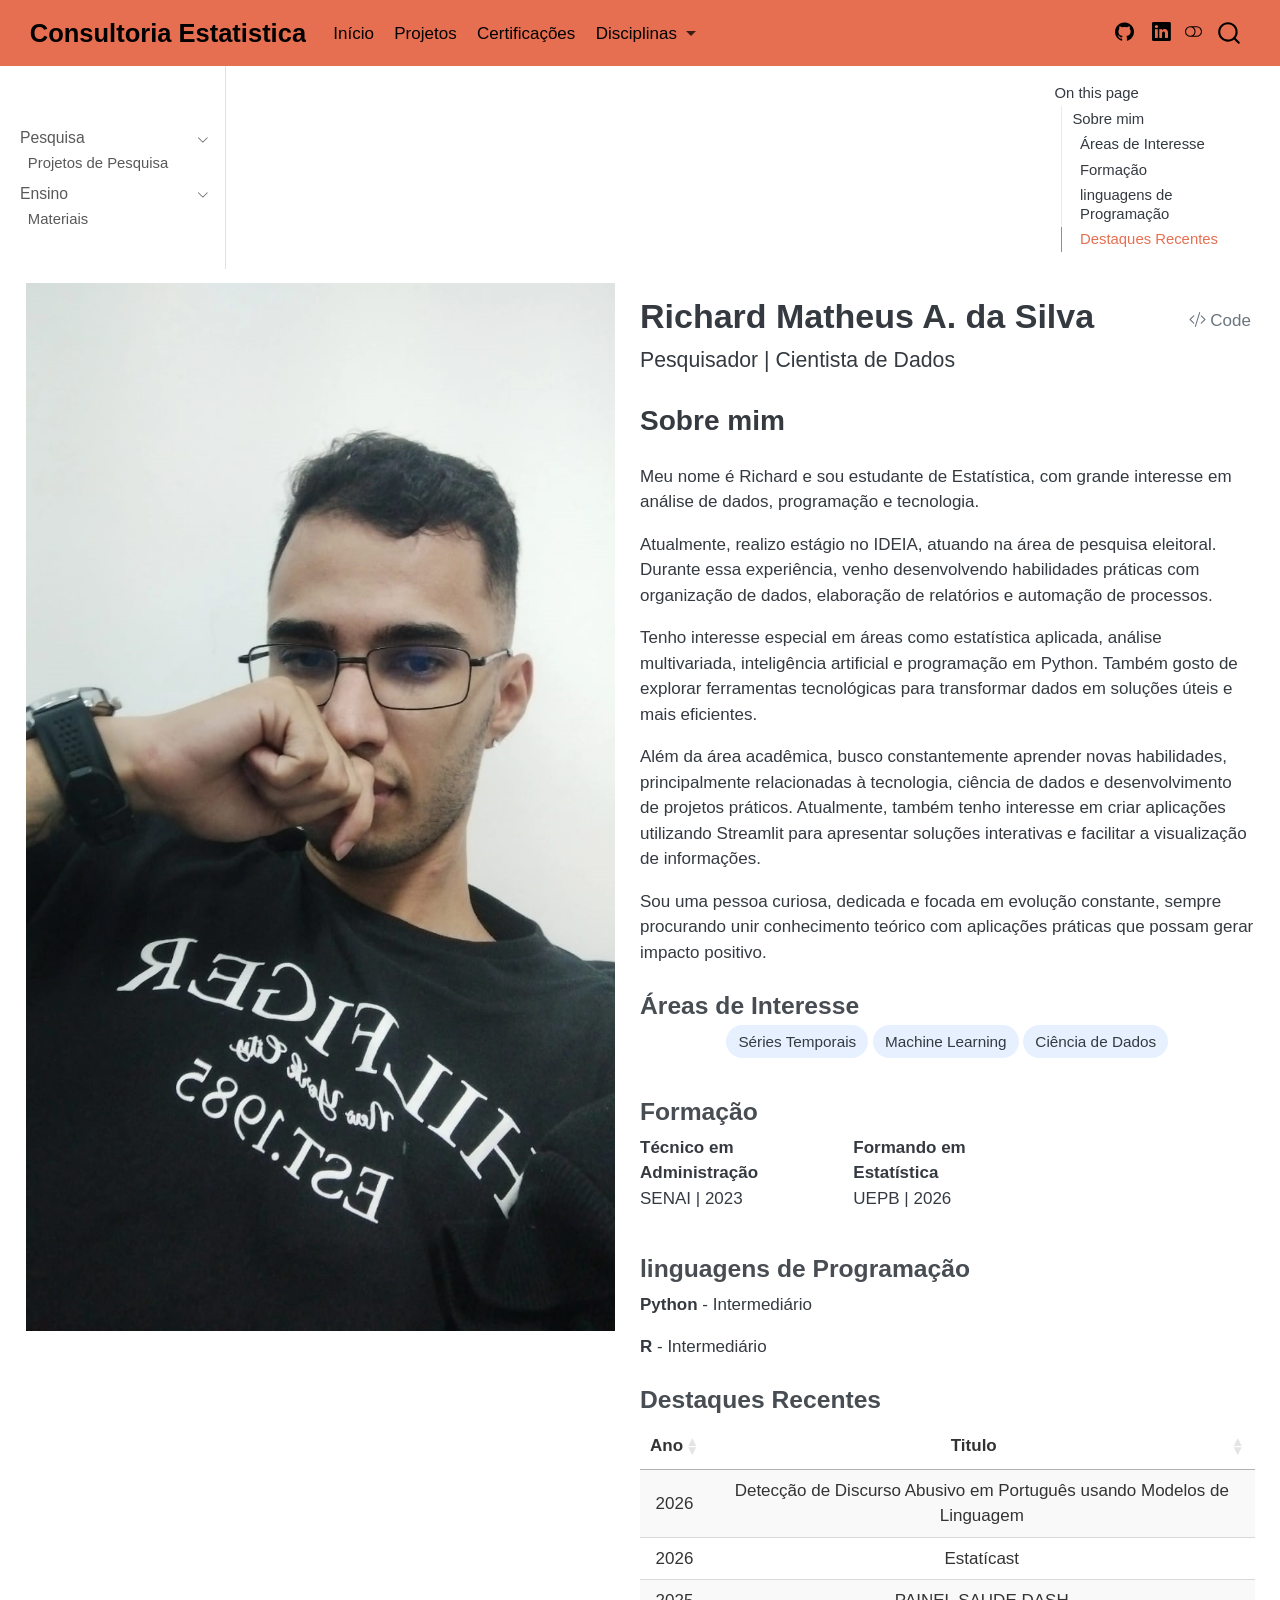
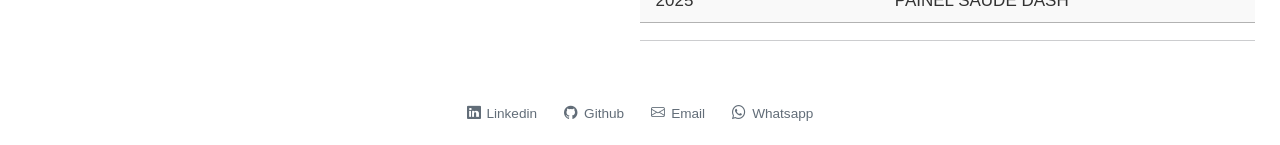
<file: docs/pagina_inicial.html>
<!DOCTYPE html>
<html xmlns="http://www.w3.org/1999/xhtml" lang="en" xml:lang="en"><head>

<meta charset="utf-8">
<meta name="generator" content="quarto-1.9.37">

<meta name="viewport" content="width=device-width, initial-scale=1.0, user-scalable=yes">


<title>Richard Matheus A. da Silva – Consultoria Estatistica</title>
<style>
/* Default styles provided by pandoc.
** See https://pandoc.org/MANUAL.html#variables-for-html for config info.
*/
code{white-space: pre-wrap;}
span.smallcaps{font-variant: small-caps;}
div.columns{display: flex; gap: min(4vw, 1.5em);}
div.column{flex: auto; overflow-x: auto;}
div.hanging-indent{margin-left: 1.5em; text-indent: -1.5em;}
ul.task-list{list-style: none;}
ul.task-list li input[type="checkbox"] {
  width: 0.8em;
  margin: 0 0.8em 0.2em -1em; /* quarto-specific, see https://github.com/quarto-dev/quarto-cli/issues/4556 */ 
  vertical-align: middle;
}
/* CSS for syntax highlighting */
html { -webkit-text-size-adjust: 100%; }
pre > code.sourceCode { white-space: pre; position: relative; }
pre > code.sourceCode > span { display: inline-block; line-height: 1.25; }
pre > code.sourceCode > span:empty { height: 1.2em; }
.sourceCode { overflow: visible; }
code.sourceCode > span { color: inherit; text-decoration: inherit; }
div.sourceCode { margin: 1em 0; }
pre.sourceCode { margin: 0; }
@media screen {
div.sourceCode { overflow: auto; }
}
@media print {
pre > code.sourceCode { white-space: pre-wrap; }
pre > code.sourceCode > span { text-indent: -5em; padding-left: 5em; }
}
pre.numberSource code
  { counter-reset: source-line 0; }
pre.numberSource code > span
  { position: relative; left: -4em; counter-increment: source-line; }
pre.numberSource code > span > a:first-child::before
  { content: counter(source-line);
    position: relative; left: -1em; text-align: right; vertical-align: baseline;
    border: none; display: inline-block;
    -webkit-touch-callout: none; -webkit-user-select: none;
    -khtml-user-select: none; -moz-user-select: none;
    -ms-user-select: none; user-select: none;
    padding: 0 4px; width: 4em;
  }
pre.numberSource { margin-left: 3em;  padding-left: 4px; }
div.sourceCode
  {   }
@media screen {
pre > code.sourceCode > span > a:first-child::before { text-decoration: underline; }
}
</style>


<script src="site_libs/quarto-nav/quarto-nav.js"></script>
<script src="site_libs/quarto-nav/headroom.min.js"></script>
<script src="site_libs/clipboard/clipboard.min.js"></script>
<script src="site_libs/quarto-search/autocomplete.umd.js"></script>
<script src="site_libs/quarto-search/fuse.min.js"></script>
<script src="site_libs/quarto-search/quarto-search.js"></script>
<meta name="quarto:offset" content="./">
<script src="site_libs/quarto-html/quarto.js" type="module"></script>
<script src="site_libs/quarto-html/tabsets/tabsets.js" type="module"></script>
<script src="site_libs/quarto-html/popper.min.js"></script>
<script src="site_libs/quarto-html/tippy.umd.min.js"></script>
<link href="site_libs/quarto-html/tippy.css" rel="stylesheet">
<link href="site_libs/quarto-html/quarto-syntax-highlighting-7f8f88aac4f3542376d5c11b86a4c14d.css" rel="stylesheet" class="quarto-color-scheme" id="quarto-text-highlighting-styles">
<link href="site_libs/quarto-html/quarto-syntax-highlighting-dark-d0ae9245876894da5ac7e18953ecc5cc.css" rel="stylesheet" class="quarto-color-scheme quarto-color-alternate" id="quarto-text-highlighting-styles">
<link href="site_libs/quarto-html/quarto-syntax-highlighting-7f8f88aac4f3542376d5c11b86a4c14d.css" rel="stylesheet" class="quarto-color-scheme-extra" id="quarto-text-highlighting-styles">
<script src="site_libs/bootstrap/bootstrap.min.js"></script>
<link href="site_libs/bootstrap/bootstrap-icons.css" rel="stylesheet">
<link href="site_libs/bootstrap/bootstrap-0a05fd67ed43898c428822ea236e73f6.min.css" rel="stylesheet" append-hash="true" class="quarto-color-scheme" id="quarto-bootstrap" data-mode="light">
<link href="site_libs/bootstrap/bootstrap-dark-cb677effa692d9e0660929302b75db8b.min.css" rel="stylesheet" append-hash="true" class="quarto-color-scheme quarto-color-alternate" id="quarto-bootstrap" data-mode="dark">
<link href="site_libs/bootstrap/bootstrap-0a05fd67ed43898c428822ea236e73f6.min.css" rel="stylesheet" append-hash="true" class="quarto-color-scheme-extra" id="quarto-bootstrap" data-mode="light">
<script id="quarto-search-options" type="application/json">{
  "location": "navbar",
  "copy-button": false,
  "collapse-after": 3,
  "panel-placement": "end",
  "type": "overlay",
  "limit": 50,
  "keyboard-shortcut": [
    "f",
    "/",
    "s"
  ],
  "show-item-context": false,
  "language": {
    "search-no-results-text": "No results",
    "search-matching-documents-text": "matching documents",
    "search-copy-link-title": "Copy link to search",
    "search-hide-matches-text": "Hide additional matches",
    "search-more-match-text": "more match in this document",
    "search-more-matches-text": "more matches in this document",
    "search-clear-button-title": "Clear",
    "search-text-placeholder": "",
    "search-detached-cancel-button-title": "Cancel",
    "search-submit-button-title": "Submit",
    "search-label": "Search"
  }
}</script>
<link href="site_libs/htmltools-fill-0.5.9/fill.css" rel="stylesheet">

<script src="site_libs/htmlwidgets-1.6.4/htmlwidgets.js"></script>

<link href="site_libs/datatables-css-0.0.0/datatables-crosstalk.css" rel="stylesheet">

<script src="site_libs/datatables-binding-0.34.0/datatables.js"></script>

<script src="site_libs/jquery-3.6.0/jquery-3.6.0.min.js"></script>

<link href="site_libs/dt-core-1.13.6/css/jquery.dataTables.min.css" rel="stylesheet">

<link href="site_libs/dt-core-1.13.6/css/jquery.dataTables.extra.css" rel="stylesheet">

<script src="site_libs/dt-core-1.13.6/js/jquery.dataTables.min.js"></script>

<link href="site_libs/crosstalk-1.2.2/css/crosstalk.min.css" rel="stylesheet">

<script src="site_libs/crosstalk-1.2.2/js/crosstalk.min.js"></script>



<link rel="stylesheet" href="styles.css">
</head>

<body class="nav-sidebar docked nav-fixed quarto-light"><script id="quarto-html-before-body" type="application/javascript">
    const toggleBodyColorMode = (bsSheetEl) => {
      const mode = bsSheetEl.getAttribute("data-mode");
      const bodyEl = window.document.querySelector("body");
      if (mode === "dark") {
        bodyEl.classList.add("quarto-dark");
        bodyEl.classList.remove("quarto-light");
      } else {
        bodyEl.classList.add("quarto-light");
        bodyEl.classList.remove("quarto-dark");
      }
    }
    const toggleBodyColorPrimary = () => {
      const bsSheetEl = window.document.querySelector("link#quarto-bootstrap:not([rel=disabled-stylesheet])");
      if (bsSheetEl) {
        toggleBodyColorMode(bsSheetEl);
      }
    }
    const setColorSchemeToggle = (alternate) => {
      const toggles = window.document.querySelectorAll('.quarto-color-scheme-toggle');
      for (let i=0; i < toggles.length; i++) {
        const toggle = toggles[i];
        if (toggle) {
          if (alternate) {
            toggle.classList.add("alternate");
          } else {
            toggle.classList.remove("alternate");
          }
        }
      }
    };
    const toggleColorMode = (alternate) => {
      // Switch the stylesheets
      const primaryStylesheets = window.document.querySelectorAll('link.quarto-color-scheme:not(.quarto-color-alternate)');
      const alternateStylesheets = window.document.querySelectorAll('link.quarto-color-scheme.quarto-color-alternate');
      manageTransitions('#quarto-margin-sidebar .nav-link', false);
      if (alternate) {
        // note: dark is layered on light, we don't disable primary!
        enableStylesheet(alternateStylesheets);
        for (const sheetNode of alternateStylesheets) {
          if (sheetNode.id === "quarto-bootstrap") {
            toggleBodyColorMode(sheetNode);
          }
        }
      } else {
        disableStylesheet(alternateStylesheets);
        enableStylesheet(primaryStylesheets)
        toggleBodyColorPrimary();
      }
      manageTransitions('#quarto-margin-sidebar .nav-link', true);
      // Switch the toggles
      setColorSchemeToggle(alternate)
      // Hack to workaround the fact that safari doesn't
      // properly recolor the scrollbar when toggling (#1455)
      if (navigator.userAgent.indexOf('Safari') > 0 && navigator.userAgent.indexOf('Chrome') == -1) {
        manageTransitions("body", false);
        window.scrollTo(0, 1);
        setTimeout(() => {
          window.scrollTo(0, 0);
          manageTransitions("body", true);
        }, 40);
      }
    }
    const disableStylesheet = (stylesheets) => {
      for (let i=0; i < stylesheets.length; i++) {
        const stylesheet = stylesheets[i];
        stylesheet.rel = 'disabled-stylesheet';
      }
    }
    const enableStylesheet = (stylesheets) => {
      for (let i=0; i < stylesheets.length; i++) {
        const stylesheet = stylesheets[i];
        if(stylesheet.rel !== 'stylesheet') { // for Chrome, which will still FOUC without this check
          stylesheet.rel = 'stylesheet';
        }
      }
    }
    const manageTransitions = (selector, allowTransitions) => {
      const els = window.document.querySelectorAll(selector);
      for (let i=0; i < els.length; i++) {
        const el = els[i];
        if (allowTransitions) {
          el.classList.remove('notransition');
        } else {
          el.classList.add('notransition');
        }
      }
    }
    const isFileUrl = () => {
      return window.location.protocol === 'file:';
    }
    const hasAlternateSentinel = () => {
      let styleSentinel = getColorSchemeSentinel();
      if (styleSentinel !== null) {
        return styleSentinel === "alternate";
      } else {
        return false;
      }
    }
    const setStyleSentinel = (alternate) => {
      const value = alternate ? "alternate" : "default";
      if (!isFileUrl()) {
        window.localStorage.setItem("quarto-color-scheme", value);
      } else {
        localAlternateSentinel = value;
      }
    }
    const getColorSchemeSentinel = () => {
      if (!isFileUrl()) {
        const storageValue = window.localStorage.getItem("quarto-color-scheme");
        return storageValue != null ? storageValue : localAlternateSentinel;
      } else {
        return localAlternateSentinel;
      }
    }
    const toggleGiscusIfUsed = (isAlternate, darkModeDefault) => {
      const baseTheme = document.querySelector('#giscus-base-theme')?.value ?? 'light';
      const alternateTheme = document.querySelector('#giscus-alt-theme')?.value ?? 'dark';
      let newTheme = '';
      if(authorPrefersDark) {
        newTheme = isAlternate ? baseTheme : alternateTheme;
      } else {
        newTheme = isAlternate ? alternateTheme : baseTheme;
      }
      const changeGiscusTheme = () => {
        // From: https://github.com/giscus/giscus/issues/336
        const sendMessage = (message) => {
          const iframe = document.querySelector('iframe.giscus-frame');
          if (!iframe) return;
          iframe.contentWindow.postMessage({ giscus: message }, 'https://giscus.app');
        }
        sendMessage({
          setConfig: {
            theme: newTheme
          }
        });
      }
      const isGiscussLoaded = window.document.querySelector('iframe.giscus-frame') !== null;
      if (isGiscussLoaded) {
        changeGiscusTheme();
      }
    };
    const authorPrefersDark = false;
    const darkModeDefault = authorPrefersDark;
      document.querySelector('link#quarto-text-highlighting-styles.quarto-color-scheme-extra').rel = 'disabled-stylesheet';
      document.querySelector('link#quarto-bootstrap.quarto-color-scheme-extra').rel = 'disabled-stylesheet';
    let localAlternateSentinel = darkModeDefault ? 'alternate' : 'default';
    // Dark / light mode switch
    window.quartoToggleColorScheme = () => {
      // Read the current dark / light value
      let toAlternate = !hasAlternateSentinel();
      toggleColorMode(toAlternate);
      setStyleSentinel(toAlternate);
      toggleGiscusIfUsed(toAlternate, darkModeDefault);
      window.dispatchEvent(new Event('resize'));
    };
    // Switch to dark mode if need be
    if (hasAlternateSentinel()) {
      toggleColorMode(true);
    } else {
      toggleColorMode(false);
    }
  </script>

<div id="quarto-search-results"></div>
  <header id="quarto-header" class="headroom fixed-top">
    <nav class="navbar navbar-expand-lg " data-bs-theme="dark">
      <div class="navbar-container container-fluid">
      <div class="navbar-brand-container mx-auto">
    <a class="navbar-brand" href="./index.html">
    <span class="navbar-title">Consultoria Estatistica</span>
    </a>
  </div>
            <div id="quarto-search" class="" title="Search"></div>
          <button class="navbar-toggler" type="button" data-bs-toggle="collapse" data-bs-target="#navbarCollapse" aria-controls="navbarCollapse" role="menu" aria-expanded="false" aria-label="Toggle navigation" onclick="if (window.quartoToggleHeadroom) { window.quartoToggleHeadroom(); }">
  <span class="navbar-toggler-icon"></span>
</button>
          <div class="collapse navbar-collapse" id="navbarCollapse">
            <ul class="navbar-nav navbar-nav-scroll me-auto">
  <li class="nav-item">
    <a class="nav-link active" href="./pagina_inicial.html" aria-current="page"> 
<span class="menu-text">Início</span></a>
  </li>  
  <li class="nav-item">
    <a class="nav-link" href="./projects.html"> 
<span class="menu-text">Projetos</span></a>
  </li>  
  <li class="nav-item">
    <a class="nav-link" href="./Certificados.html"> 
<span class="menu-text">Certificações</span></a>
  </li>  
  <li class="nav-item dropdown ">
    <a class="nav-link dropdown-toggle" href="#" id="nav-menu-disciplinas" role="link" data-bs-toggle="dropdown" aria-expanded="false">
 <span class="menu-text">Disciplinas</span>
    </a>
    <ul class="dropdown-menu" aria-labelledby="nav-menu-disciplinas">    
        <li>
    <a class="dropdown-item" href="./dis_consultoria.html">
 <span class="dropdown-text">Consultoria Estatística</span></a>
  </li>  
    </ul>
  </li>
</ul>
            <ul class="navbar-nav navbar-nav-scroll ms-auto">
  <li class="nav-item compact">
    <a class="nav-link" href="https://github.com/seu-usuario"> <i class="bi bi-github" role="img">
</i> 
<span class="menu-text"></span></a>
  </li>  
  <li class="nav-item compact">
    <a class="nav-link" href="https://www.linkedin.com/in/seu-usuario/"> <i class="bi bi-linkedin" role="img">
</i> 
<span class="menu-text"></span></a>
  </li>  
</ul>
          </div> <!-- /navcollapse -->
            <div class="quarto-navbar-tools">
  <a href="" class="quarto-color-scheme-toggle quarto-navigation-tool  px-1" onclick="window.quartoToggleColorScheme(); return false;" title="Toggle dark mode"><i class="bi"></i></a>
</div>
      </div> <!-- /container-fluid -->
    </nav>
  <nav class="quarto-secondary-nav">
    <div class="container-fluid d-flex">
      <button type="button" class="quarto-btn-toggle btn" data-bs-toggle="collapse" role="button" data-bs-target=".quarto-sidebar-collapse-item" aria-controls="quarto-sidebar" aria-expanded="false" aria-label="Toggle sidebar navigation" onclick="if (window.quartoToggleHeadroom) { window.quartoToggleHeadroom(); }">
        <i class="bi bi-layout-text-sidebar-reverse"></i>
      </button>
        <nav class="quarto-page-breadcrumbs" aria-label="breadcrumb"><ol class="breadcrumb"><li class="breadcrumb-item">Richard Matheus A. da Silva</li></ol></nav>
        <a class="flex-grow-1" role="navigation" data-bs-toggle="collapse" data-bs-target=".quarto-sidebar-collapse-item" aria-controls="quarto-sidebar" aria-expanded="false" aria-label="Toggle sidebar navigation" onclick="if (window.quartoToggleHeadroom) { window.quartoToggleHeadroom(); }">      
        </a>
      <button type="button" class="btn quarto-search-button" aria-label="Search" onclick="window.quartoOpenSearch();">
        <i class="bi bi-search"></i>
      </button>
    </div>
  </nav>
</header>
<!-- content -->
<div id="quarto-content" class="quarto-container page-columns page-rows-contents page-layout-article page-navbar">
<!-- sidebar -->
  <nav id="quarto-sidebar" class="sidebar collapse collapse-horizontal quarto-sidebar-collapse-item sidebar-navigation docked overflow-auto">
        <div class="mt-2 flex-shrink-0 align-items-center">
        <div class="sidebar-search">
        <div id="quarto-search" class="" title="Search"></div>
        </div>
        </div>
    <div class="sidebar-menu-container"> 
    <ul class="list-unstyled mt-1">
        <li class="sidebar-item sidebar-item-section">
      <div class="sidebar-item-container"> 
            <a class="sidebar-item-text sidebar-link text-start" data-bs-toggle="collapse" data-bs-target="#quarto-sidebar-section-1" role="navigation" aria-expanded="true">
 <span class="menu-text">Pesquisa</span></a>
          <a class="sidebar-item-toggle text-start" data-bs-toggle="collapse" data-bs-target="#quarto-sidebar-section-1" role="navigation" aria-expanded="true" aria-label="Toggle section">
            <i class="bi bi-chevron-right ms-2"></i>
          </a> 
      </div>
      <ul id="quarto-sidebar-section-1" class="collapse list-unstyled sidebar-section depth1 show">  
          <li class="sidebar-item">
  <div class="sidebar-item-container"> 
  <a href="./projects.html" class="sidebar-item-text sidebar-link">
 <span class="menu-text">Projetos de Pesquisa</span></a>
  </div>
</li>
      </ul>
  </li>
        <li class="sidebar-item sidebar-item-section">
      <div class="sidebar-item-container"> 
            <a class="sidebar-item-text sidebar-link text-start" data-bs-toggle="collapse" data-bs-target="#quarto-sidebar-section-2" role="navigation" aria-expanded="true">
 <span class="menu-text">Ensino</span></a>
          <a class="sidebar-item-toggle text-start" data-bs-toggle="collapse" data-bs-target="#quarto-sidebar-section-2" role="navigation" aria-expanded="true" aria-label="Toggle section">
            <i class="bi bi-chevron-right ms-2"></i>
          </a> 
      </div>
      <ul id="quarto-sidebar-section-2" class="collapse list-unstyled sidebar-section depth1 show">  
          <li class="sidebar-item">
  <div class="sidebar-item-container"> 
  <a href="./materials.html" class="sidebar-item-text sidebar-link">
 <span class="menu-text">Materiais</span></a>
  </div>
</li>
      </ul>
  </li>
    </ul>
    </div>
</nav>
<div id="quarto-sidebar-glass" class="quarto-sidebar-collapse-item" data-bs-toggle="collapse" data-bs-target=".quarto-sidebar-collapse-item"></div>
<!-- margin-sidebar -->
    <div id="quarto-margin-sidebar" class="sidebar margin-sidebar">
        <nav id="TOC" role="doc-toc" class="toc-active">
    <h2 id="toc-title">On this page</h2>
  <ul>
  <li><a href="#sobre-mim" id="toc-sobre-mim" class="nav-link active" data-scroll-target="#sobre-mim">Sobre mim</a>
  <ul class="collapse">
  <li><a href="#áreas-de-interesse" id="toc-áreas-de-interesse" class="nav-link" data-scroll-target="#áreas-de-interesse">Áreas de Interesse</a></li>
  <li><a href="#formação" id="toc-formação" class="nav-link" data-scroll-target="#formação">Formação</a></li>
  <li><a href="#linguagens-de-programação" id="toc-linguagens-de-programação" class="nav-link" data-scroll-target="#linguagens-de-programação">linguagens de Programação</a></li>
  <li><a href="#destaques-recentes" id="toc-destaques-recentes" class="nav-link" data-scroll-target="#destaques-recentes">Destaques Recentes</a></li>
  </ul></li>
  </ul>
</nav>
    </div>
<!-- main -->
<div class="quarto-about-broadside column-page">
  <div class="about-main">
    <div class="about-entity" style="background-image: url('figuras/eu.png')"></div>
    <div class="about-contents"><header id="title-block-header" class="quarto-title-block default">
<div class="quarto-title">
<div class="quarto-title-block"><div><h1 class="title">Richard Matheus A. da Silva</h1><button type="button" class="btn code-tools-button" id="quarto-code-tools-source"><i class="bi"></i> Code</button></div></div>
<p class="subtitle lead">Pesquisador | Cientista de Dados</p>
</div>
<div class="quarto-title-meta">
  </div>
</header><main class="content" id="quarto-document-content">


<section id="sobre-mim" class="level2">
<h2 data-anchor-id="sobre-mim">Sobre mim</h2>
<p>Meu nome é Richard e sou estudante de Estatística, com grande interesse em análise de dados, programação e tecnologia.</p>
<p>Atualmente, realizo estágio no IDEIA, atuando na área de pesquisa eleitoral. Durante essa experiência, venho desenvolvendo habilidades práticas com organização de dados, elaboração de relatórios e automação de processos.</p>
<p>Tenho interesse especial em áreas como estatística aplicada, análise multivariada, inteligência artificial e programação em Python. Também gosto de explorar ferramentas tecnológicas para transformar dados em soluções úteis e mais eficientes.</p>
<p>Além da área acadêmica, busco constantemente aprender novas habilidades, principalmente relacionadas à tecnologia, ciência de dados e desenvolvimento de projetos práticos. Atualmente, também tenho interesse em criar aplicações utilizando Streamlit para apresentar soluções interativas e facilitar a visualização de informações.</p>
<p>Sou uma pessoa curiosa, dedicada e focada em evolução constante, sempre procurando unir conhecimento teórico com aplicações práticas que possam gerar impacto positivo.</p>
<section id="áreas-de-interesse" class="level3">
<h3 data-anchor-id="áreas-de-interesse">Áreas de Interesse</h3>
<div class="areas">
<p><span>Séries Temporais</span> <span>Machine Learning</span> <span>Ciência de Dados</span></p>
</div>
</section>
<section id="formação" class="level3">
<h3 data-anchor-id="formação">Formação</h3>
<div class="grid">
<div class="g-col-4">
<p><strong>Técnico em Administração</strong><br>
SENAI | 2023</p>
</div>
<div class="g-col-4">
<p><strong>Formando em Estatística</strong><br>
UEPB | 2026</p>
</div>
</div>
</section>
<section id="linguagens-de-programação" class="level3">
<h3 data-anchor-id="linguagens-de-programação">linguagens de Programação</h3>
<div class="info-banner">
<div class="g-col-4">
<p><strong>Python</strong> - Intermediário</p>
</div>
<div class="g-col-4">
<p><strong>R</strong> - Intermediário</p>
</div>
</div>
</section>
<section id="destaques-recentes" class="level3">
<h3 data-anchor-id="destaques-recentes">Destaques Recentes</h3>
<div class="cell">
<div class="cell-output-display">
<div class="datatables html-widget html-fill-item" id="htmlwidget-269240ec25649f5404ca" style="width:100%;height:auto;"></div>
<script type="application/json" data-for="htmlwidget-269240ec25649f5404ca">{"x":{"filter":"none","vertical":false,"data":[[2026,2026,2025],["Detecção de Discurso Abusivo em Português usando Modelos de Linguagem","Estatícast","PAINEL SAUDE DASH"]],"container":"<table class=\"display\">\n  <thead>\n    <tr>\n      <th>Ano<\/th>\n      <th>Titulo<\/th>\n    <\/tr>\n  <\/thead>\n<\/table>","options":{"pageLength":5,"dom":"t","columnDefs":[{"className":"dt-center","targets":[0,1]},{"name":"Ano","targets":0},{"name":"Titulo","targets":1}],"order":[],"autoWidth":false,"orderClasses":false,"lengthMenu":[5,10,25,50,100]}},"evals":[],"jsHooks":[]}</script>
</div>
</div>
<hr>


<!-- -->
</section>
</section>
</main></div>
  </div>
  <div class="about-links">
  <a href="https://www.linkedin.com/in/richard-m-silva/" class="about-link" rel="" target="">
    <i class="bi bi-linkedin"></i>
     <span class="about-link-text">Linkedin</span>
  </a>
  <a href="https://github.com/richardsilva470" class="about-link" rel="" target="">
    <i class="bi bi-github"></i>
     <span class="about-link-text">Github</span>
  </a>
  <a href="/richardavelino3@gmail.com" class="about-link" rel="" target="">
    <i class="bi bi-envelope"></i>
     <span class="about-link-text">Email</span>
  </a>
  <a href="https://wa.me/55839863985" class="about-link" rel="" target="">
    <i class="bi bi-whatsapp"></i>
     <span class="about-link-text">Whatsapp</span>
  </a>
</div>
</div>
 <!-- /main -->
<script id="quarto-html-after-body" type="application/javascript">
  window.document.addEventListener("DOMContentLoaded", function (event) {
    // Ensure there is a toggle, if there isn't float one in the top right
    if (window.document.querySelector('.quarto-color-scheme-toggle') === null) {
      const a = window.document.createElement('a');
      a.classList.add('top-right');
      a.classList.add('quarto-color-scheme-toggle');
      a.href = "";
      a.onclick = function() { try { window.quartoToggleColorScheme(); } catch {} return false; };
      const i = window.document.createElement("i");
      i.classList.add('bi');
      a.appendChild(i);
      window.document.body.appendChild(a);
    }
    setColorSchemeToggle(hasAlternateSentinel())
    const isCodeAnnotation = (el) => {
      for (const clz of el.classList) {
        if (clz.startsWith('code-annotation-')) {                     
          return true;
        }
      }
      return false;
    }
    const onCopySuccess = function(e) {
      // button target
      const button = e.trigger;
      // don't keep focus
      button.blur();
      // flash "checked"
      button.classList.add('code-copy-button-checked');
      var currentTitle = button.getAttribute("title");
      button.setAttribute("title", "Copied!");
      let tooltip;
      if (window.bootstrap) {
        button.setAttribute("data-bs-toggle", "tooltip");
        button.setAttribute("data-bs-placement", "left");
        button.setAttribute("data-bs-title", "Copied!");
        tooltip = new bootstrap.Tooltip(button, 
          { trigger: "manual", 
            customClass: "code-copy-button-tooltip",
            offset: [0, -8]});
        tooltip.show();    
      }
      setTimeout(function() {
        if (tooltip) {
          tooltip.hide();
          button.removeAttribute("data-bs-title");
          button.removeAttribute("data-bs-toggle");
          button.removeAttribute("data-bs-placement");
        }
        button.setAttribute("title", currentTitle);
        button.classList.remove('code-copy-button-checked');
      }, 1000);
      // clear code selection
      e.clearSelection();
    }
    const getTextToCopy = function(trigger) {
      const outerScaffold = trigger.parentElement.cloneNode(true);
      const codeEl = outerScaffold.querySelector('code');
      for (const childEl of codeEl.children) {
        if (isCodeAnnotation(childEl)) {
          childEl.remove();
        }
      }
      return codeEl.innerText;
    }
    const clipboard = new window.ClipboardJS('.code-copy-button:not([data-in-quarto-modal])', {
      text: getTextToCopy
    });
    clipboard.on('success', onCopySuccess);
    if (window.document.getElementById('quarto-embedded-source-code-modal')) {
      const clipboardModal = new window.ClipboardJS('.code-copy-button[data-in-quarto-modal]', {
        text: getTextToCopy,
        container: window.document.getElementById('quarto-embedded-source-code-modal')
      });
      clipboardModal.on('success', onCopySuccess);
    }
    const viewSource = window.document.getElementById('quarto-view-source') ||
                       window.document.getElementById('quarto-code-tools-source');
    if (viewSource) {
      const sourceUrl = viewSource.getAttribute("data-quarto-source-url");
      viewSource.addEventListener("click", function(e) {
        if (sourceUrl) {
          // rstudio viewer pane
          if (/\bcapabilities=\b/.test(window.location)) {
            window.open(sourceUrl);
          } else {
            window.location.href = sourceUrl;
          }
        } else {
          const modal = new bootstrap.Modal(document.getElementById('quarto-embedded-source-code-modal'));
          modal.show();
        }
        return false;
      });
    }
    function toggleCodeHandler(show) {
      return function(e) {
        const detailsSrc = window.document.querySelectorAll(".cell > details > .sourceCode");
        for (let i=0; i<detailsSrc.length; i++) {
          const details = detailsSrc[i].parentElement;
          if (show) {
            details.open = true;
          } else {
            details.removeAttribute("open");
          }
        }
        const cellCodeDivs = window.document.querySelectorAll(".cell > .sourceCode");
        const fromCls = show ? "hidden" : "unhidden";
        const toCls = show ? "unhidden" : "hidden";
        for (let i=0; i<cellCodeDivs.length; i++) {
          const codeDiv = cellCodeDivs[i];
          if (codeDiv.classList.contains(fromCls)) {
            codeDiv.classList.remove(fromCls);
            codeDiv.classList.add(toCls);
          } 
        }
        return false;
      }
    }
    const hideAllCode = window.document.getElementById("quarto-hide-all-code");
    if (hideAllCode) {
      hideAllCode.addEventListener("click", toggleCodeHandler(false));
    }
    const showAllCode = window.document.getElementById("quarto-show-all-code");
    if (showAllCode) {
      showAllCode.addEventListener("click", toggleCodeHandler(true));
    }
      var localhostRegex = new RegExp(/^(?:http|https):\/\/localhost\:?[0-9]*\//);
      var mailtoRegex = new RegExp(/^mailto:/);
        var filterRegex = new RegExp('/' + window.location.host + '/');
      var isInternal = (href) => {
          return filterRegex.test(href) || localhostRegex.test(href) || mailtoRegex.test(href);
      }
      // Inspect non-navigation links and adorn them if external
     var links = window.document.querySelectorAll('a[href]:not(.nav-link):not(.navbar-brand):not(.toc-action):not(.sidebar-link):not(.sidebar-item-toggle):not(.pagination-link):not(.no-external):not([aria-hidden]):not(.dropdown-item):not(.quarto-navigation-tool):not(.about-link)');
      for (var i=0; i<links.length; i++) {
        const link = links[i];
        if (!isInternal(link.href)) {
          // undo the damage that might have been done by quarto-nav.js in the case of
          // links that we want to consider external
          if (link.dataset.originalHref !== undefined) {
            link.href = link.dataset.originalHref;
          }
        }
      }
    function tippyHover(el, contentFn, onTriggerFn, onUntriggerFn) {
      const config = {
        allowHTML: true,
        maxWidth: 500,
        delay: 100,
        arrow: false,
        appendTo: function(el) {
            return el.parentElement;
        },
        interactive: true,
        interactiveBorder: 10,
        theme: 'quarto',
        placement: 'bottom-start',
      };
      if (contentFn) {
        config.content = contentFn;
      }
      if (onTriggerFn) {
        config.onTrigger = onTriggerFn;
      }
      if (onUntriggerFn) {
        config.onUntrigger = onUntriggerFn;
      }
      window.tippy(el, config); 
    }
    const noterefs = window.document.querySelectorAll('a[role="doc-noteref"]');
    for (var i=0; i<noterefs.length; i++) {
      const ref = noterefs[i];
      tippyHover(ref, function() {
        // use id or data attribute instead here
        let href = ref.getAttribute('data-footnote-href') || ref.getAttribute('href');
        try { href = new URL(href).hash; } catch {}
        const id = href.replace(/^#\/?/, "");
        const note = window.document.getElementById(id);
        if (note) {
          return note.innerHTML;
        } else {
          return "";
        }
      });
    }
    const xrefs = window.document.querySelectorAll('a.quarto-xref');
    const processXRef = (id, note) => {
      // Strip column container classes
      const stripColumnClz = (el) => {
        el.classList.remove("page-full", "page-columns");
        if (el.children) {
          for (const child of el.children) {
            stripColumnClz(child);
          }
        }
      }
      stripColumnClz(note)
      if (id === null || id.startsWith('sec-')) {
        // Special case sections, only their first couple elements
        const container = document.createElement("div");
        if (note.children && note.children.length > 2) {
          container.appendChild(note.children[0].cloneNode(true));
          for (let i = 1; i < note.children.length; i++) {
            const child = note.children[i];
            if (child.tagName === "P" && child.innerText === "") {
              continue;
            } else {
              container.appendChild(child.cloneNode(true));
              break;
            }
          }
          if (window.Quarto?.typesetMath) {
            window.Quarto.typesetMath(container);
          }
          return container.innerHTML
        } else {
          if (window.Quarto?.typesetMath) {
            window.Quarto.typesetMath(note);
          }
          return note.innerHTML;
        }
      } else {
        // Remove any anchor links if they are present
        const anchorLink = note.querySelector('a.anchorjs-link');
        if (anchorLink) {
          anchorLink.remove();
        }
        if (window.Quarto?.typesetMath) {
          window.Quarto.typesetMath(note);
        }
        if (note.classList.contains("callout")) {
          return note.outerHTML;
        } else {
          return note.innerHTML;
        }
      }
    }
    for (var i=0; i<xrefs.length; i++) {
      const xref = xrefs[i];
      tippyHover(xref, undefined, function(instance) {
        instance.disable();
        let url = xref.getAttribute('href');
        let hash = undefined; 
        if (url.startsWith('#')) {
          hash = url;
        } else {
          try { hash = new URL(url).hash; } catch {}
        }
        if (hash) {
          const id = hash.replace(/^#\/?/, "");
          const note = window.document.getElementById(id);
          if (note !== null) {
            try {
              const html = processXRef(id, note.cloneNode(true));
              instance.setContent(html);
            } finally {
              instance.enable();
              instance.show();
            }
          } else {
            // See if we can fetch this
            fetch(url.split('#')[0])
            .then(res => res.text())
            .then(html => {
              const parser = new DOMParser();
              const htmlDoc = parser.parseFromString(html, "text/html");
              const note = htmlDoc.getElementById(id);
              if (note !== null) {
                const html = processXRef(id, note);
                instance.setContent(html);
              } 
            }).finally(() => {
              instance.enable();
              instance.show();
            });
          }
        } else {
          // See if we can fetch a full url (with no hash to target)
          // This is a special case and we should probably do some content thinning / targeting
          fetch(url)
          .then(res => res.text())
          .then(html => {
            const parser = new DOMParser();
            const htmlDoc = parser.parseFromString(html, "text/html");
            const note = htmlDoc.querySelector('main.content');
            if (note !== null) {
              // This should only happen for chapter cross references
              // (since there is no id in the URL)
              // remove the first header
              if (note.children.length > 0 && note.children[0].tagName === "HEADER") {
                note.children[0].remove();
              }
              const html = processXRef(null, note);
              instance.setContent(html);
            } 
          }).finally(() => {
            instance.enable();
            instance.show();
          });
        }
      }, function(instance) {
      });
    }
        let selectedAnnoteEl;
        const selectorForAnnotation = ( cell, annotation) => {
          let cellAttr = 'data-code-cell="' + cell + '"';
          let lineAttr = 'data-code-annotation="' +  annotation + '"';
          const selector = 'span[' + cellAttr + '][' + lineAttr + ']';
          return selector;
        }
        const selectCodeLines = (annoteEl) => {
          const doc = window.document;
          const targetCell = annoteEl.getAttribute("data-target-cell");
          const targetAnnotation = annoteEl.getAttribute("data-target-annotation");
          const annoteSpan = window.document.querySelector(selectorForAnnotation(targetCell, targetAnnotation));
          const lines = annoteSpan.getAttribute("data-code-lines").split(",");
          const lineIds = lines.map((line) => {
            return targetCell + "-" + line;
          })
          let top = null;
          let height = null;
          let parent = null;
          if (lineIds.length > 0) {
              //compute the position of the single el (top and bottom and make a div)
              const el = window.document.getElementById(lineIds[0]);
              top = el.offsetTop;
              height = el.offsetHeight;
              parent = el.parentElement.parentElement;
            if (lineIds.length > 1) {
              const lastEl = window.document.getElementById(lineIds[lineIds.length - 1]);
              const bottom = lastEl.offsetTop + lastEl.offsetHeight;
              height = bottom - top;
            }
            if (top !== null && height !== null && parent !== null) {
              // cook up a div (if necessary) and position it 
              let div = window.document.getElementById("code-annotation-line-highlight");
              if (div === null) {
                div = window.document.createElement("div");
                div.setAttribute("id", "code-annotation-line-highlight");
                div.style.position = 'absolute';
                parent.appendChild(div);
              }
              div.style.top = top - 2 + "px";
              div.style.height = height + 4 + "px";
              div.style.left = 0;
              let gutterDiv = window.document.getElementById("code-annotation-line-highlight-gutter");
              if (gutterDiv === null) {
                gutterDiv = window.document.createElement("div");
                gutterDiv.setAttribute("id", "code-annotation-line-highlight-gutter");
                gutterDiv.style.position = 'absolute';
                const codeCell = window.document.getElementById(targetCell);
                const gutter = codeCell.querySelector('.code-annotation-gutter');
                gutter.appendChild(gutterDiv);
              }
              gutterDiv.style.top = top - 2 + "px";
              gutterDiv.style.height = height + 4 + "px";
            }
            selectedAnnoteEl = annoteEl;
          }
        };
        const unselectCodeLines = () => {
          const elementsIds = ["code-annotation-line-highlight", "code-annotation-line-highlight-gutter"];
          elementsIds.forEach((elId) => {
            const div = window.document.getElementById(elId);
            if (div) {
              div.remove();
            }
          });
          selectedAnnoteEl = undefined;
        };
          // Handle positioning of the toggle
      window.addEventListener(
        "resize",
        throttle(() => {
          elRect = undefined;
          if (selectedAnnoteEl) {
            selectCodeLines(selectedAnnoteEl);
          }
        }, 10)
      );
      function throttle(fn, ms) {
      let throttle = false;
      let timer;
        return (...args) => {
          if(!throttle) { // first call gets through
              fn.apply(this, args);
              throttle = true;
          } else { // all the others get throttled
              if(timer) clearTimeout(timer); // cancel #2
              timer = setTimeout(() => {
                fn.apply(this, args);
                timer = throttle = false;
              }, ms);
          }
        };
      }
        // Attach click handler to the DT
        const annoteDls = window.document.querySelectorAll('dt[data-target-cell]');
        for (const annoteDlNode of annoteDls) {
          annoteDlNode.addEventListener('click', (event) => {
            const clickedEl = event.target;
            if (clickedEl !== selectedAnnoteEl) {
              unselectCodeLines();
              const activeEl = window.document.querySelector('dt[data-target-cell].code-annotation-active');
              if (activeEl) {
                activeEl.classList.remove('code-annotation-active');
              }
              selectCodeLines(clickedEl);
              clickedEl.classList.add('code-annotation-active');
            } else {
              // Unselect the line
              unselectCodeLines();
              clickedEl.classList.remove('code-annotation-active');
            }
          });
        }
    const findCites = (el) => {
      const parentEl = el.parentElement;
      if (parentEl) {
        const cites = parentEl.dataset.cites;
        if (cites) {
          return {
            el,
            cites: cites.split(' ')
          };
        } else {
          return findCites(el.parentElement)
        }
      } else {
        return undefined;
      }
    };
    var bibliorefs = window.document.querySelectorAll('a[role="doc-biblioref"]');
    for (var i=0; i<bibliorefs.length; i++) {
      const ref = bibliorefs[i];
      const citeInfo = findCites(ref);
      if (citeInfo) {
        tippyHover(citeInfo.el, function() {
          var popup = window.document.createElement('div');
          citeInfo.cites.forEach(function(cite) {
            var citeDiv = window.document.createElement('div');
            citeDiv.classList.add('hanging-indent');
            citeDiv.classList.add('csl-entry');
            var biblioDiv = window.document.getElementById('ref-' + cite);
            if (biblioDiv) {
              citeDiv.innerHTML = biblioDiv.innerHTML;
            }
            popup.appendChild(citeDiv);
          });
          return popup.innerHTML;
        });
      }
    }
  });
  </script><div class="modal fade" id="quarto-embedded-source-code-modal" tabindex="-1" aria-labelledby="quarto-embedded-source-code-modal-label" aria-hidden="true"><div class="modal-dialog modal-dialog-scrollable"><div class="modal-content"><div class="modal-header"><h5 class="modal-title" id="quarto-embedded-source-code-modal-label">Source Code</h5><button class="btn-close" data-bs-dismiss="modal"></button></div><div class="modal-body"><div class="">
<div class="code-copy-outer-scaffold"><div class="sourceCode" id="cb1" data-shortcodes="false"><pre class="sourceCode markdown code-with-copy"><code class="sourceCode markdown"><span id="cb1-1"><a href="#cb1-1" aria-hidden="true" tabindex="-1"></a><span class="co">---</span></span>
<span id="cb1-2"><a href="#cb1-2" aria-hidden="true" tabindex="-1"></a><span class="an">title:</span><span class="co"> "Richard Matheus A. da Silva"</span></span>
<span id="cb1-3"><a href="#cb1-3" aria-hidden="true" tabindex="-1"></a><span class="an">subtitle:</span><span class="co"> "Pesquisador | Cientista de Dados"</span></span>
<span id="cb1-4"><a href="#cb1-4" aria-hidden="true" tabindex="-1"></a><span class="an">image:</span><span class="co"> figuras/eu.png</span></span>
<span id="cb1-5"><a href="#cb1-5" aria-hidden="true" tabindex="-1"></a><span class="an">about:</span></span>
<span id="cb1-6"><a href="#cb1-6" aria-hidden="true" tabindex="-1"></a><span class="co">  template: broadside</span></span>
<span id="cb1-7"><a href="#cb1-7" aria-hidden="true" tabindex="-1"></a><span class="co">  links:</span></span>
<span id="cb1-8"><a href="#cb1-8" aria-hidden="true" tabindex="-1"></a><span class="co">    - icon: linkedin</span></span>
<span id="cb1-9"><a href="#cb1-9" aria-hidden="true" tabindex="-1"></a><span class="co">      text: Linkedin</span></span>
<span id="cb1-10"><a href="#cb1-10" aria-hidden="true" tabindex="-1"></a><span class="co">      href: https://www.linkedin.com/in/richard-m-silva/</span></span>
<span id="cb1-11"><a href="#cb1-11" aria-hidden="true" tabindex="-1"></a><span class="co">    - icon: github</span></span>
<span id="cb1-12"><a href="#cb1-12" aria-hidden="true" tabindex="-1"></a><span class="co">      text: Github</span></span>
<span id="cb1-13"><a href="#cb1-13" aria-hidden="true" tabindex="-1"></a><span class="co">      href: https://github.com/richardsilva470</span></span>
<span id="cb1-14"><a href="#cb1-14" aria-hidden="true" tabindex="-1"></a><span class="co">    - icon: envelope</span></span>
<span id="cb1-15"><a href="#cb1-15" aria-hidden="true" tabindex="-1"></a><span class="co">      text: Email</span></span>
<span id="cb1-16"><a href="#cb1-16" aria-hidden="true" tabindex="-1"></a><span class="co">      href: richardavelino3@gmail.com</span></span>
<span id="cb1-17"><a href="#cb1-17" aria-hidden="true" tabindex="-1"></a><span class="co">    - icon: whatsapp #Testar depois isso</span></span>
<span id="cb1-18"><a href="#cb1-18" aria-hidden="true" tabindex="-1"></a><span class="co">      text: Whatsapp #Testar depois isso</span></span>
<span id="cb1-19"><a href="#cb1-19" aria-hidden="true" tabindex="-1"></a><span class="co">      href: https://wa.me/55839863985 #Testar depois isso</span></span>
<span id="cb1-20"><a href="#cb1-20" aria-hidden="true" tabindex="-1"></a><span class="an">format:</span></span>
<span id="cb1-21"><a href="#cb1-21" aria-hidden="true" tabindex="-1"></a><span class="co">  html:</span></span>
<span id="cb1-22"><a href="#cb1-22" aria-hidden="true" tabindex="-1"></a><span class="co">    css: styles.css</span></span>
<span id="cb1-23"><a href="#cb1-23" aria-hidden="true" tabindex="-1"></a><span class="co">---</span></span>
<span id="cb1-24"><a href="#cb1-24" aria-hidden="true" tabindex="-1"></a></span>
<span id="cb1-25"><a href="#cb1-25" aria-hidden="true" tabindex="-1"></a></span>
<span id="cb1-26"><a href="#cb1-26" aria-hidden="true" tabindex="-1"></a><span class="fu">## Sobre mim</span></span>
<span id="cb1-27"><a href="#cb1-27" aria-hidden="true" tabindex="-1"></a></span>
<span id="cb1-28"><a href="#cb1-28" aria-hidden="true" tabindex="-1"></a>Meu nome é Richard e sou estudante de Estatística, com grande interesse em análise de dados, programação e tecnologia.</span>
<span id="cb1-29"><a href="#cb1-29" aria-hidden="true" tabindex="-1"></a></span>
<span id="cb1-30"><a href="#cb1-30" aria-hidden="true" tabindex="-1"></a>Atualmente, realizo estágio no IDEIA, atuando na área de pesquisa eleitoral. Durante essa experiência, venho desenvolvendo habilidades práticas com organização de dados, elaboração de relatórios e automação de processos.</span>
<span id="cb1-31"><a href="#cb1-31" aria-hidden="true" tabindex="-1"></a></span>
<span id="cb1-32"><a href="#cb1-32" aria-hidden="true" tabindex="-1"></a>Tenho interesse especial em áreas como estatística aplicada, análise multivariada, inteligência artificial e programação em Python. Também gosto de explorar ferramentas tecnológicas para transformar dados em soluções úteis e mais eficientes.</span>
<span id="cb1-33"><a href="#cb1-33" aria-hidden="true" tabindex="-1"></a></span>
<span id="cb1-34"><a href="#cb1-34" aria-hidden="true" tabindex="-1"></a>Além da área acadêmica, busco constantemente aprender novas habilidades, principalmente relacionadas à tecnologia, ciência de dados e desenvolvimento de projetos práticos. Atualmente, também tenho interesse em criar aplicações utilizando Streamlit para apresentar soluções interativas e facilitar a visualização de informações.</span>
<span id="cb1-35"><a href="#cb1-35" aria-hidden="true" tabindex="-1"></a></span>
<span id="cb1-36"><a href="#cb1-36" aria-hidden="true" tabindex="-1"></a>Sou uma pessoa curiosa, dedicada e focada em evolução constante, sempre procurando unir conhecimento teórico com aplicações práticas que possam gerar impacto positivo.   </span>
<span id="cb1-37"><a href="#cb1-37" aria-hidden="true" tabindex="-1"></a></span>
<span id="cb1-38"><a href="#cb1-38" aria-hidden="true" tabindex="-1"></a><span class="fu">### Áreas de Interesse</span></span>
<span id="cb1-39"><a href="#cb1-39" aria-hidden="true" tabindex="-1"></a></span>
<span id="cb1-40"><a href="#cb1-40" aria-hidden="true" tabindex="-1"></a></span>
<span id="cb1-41"><a href="#cb1-41" aria-hidden="true" tabindex="-1"></a>::: {.areas}</span>
<span id="cb1-42"><a href="#cb1-42" aria-hidden="true" tabindex="-1"></a><span class="dt">&lt;</span><span class="kw">span</span><span class="dt">&gt;</span>Séries Temporais<span class="dt">&lt;/</span><span class="kw">span</span><span class="dt">&gt;</span></span>
<span id="cb1-43"><a href="#cb1-43" aria-hidden="true" tabindex="-1"></a><span class="dt">&lt;</span><span class="kw">span</span><span class="dt">&gt;</span>Machine Learning<span class="dt">&lt;/</span><span class="kw">span</span><span class="dt">&gt;</span></span>
<span id="cb1-44"><a href="#cb1-44" aria-hidden="true" tabindex="-1"></a><span class="dt">&lt;</span><span class="kw">span</span><span class="dt">&gt;</span>Ciência de Dados<span class="dt">&lt;/</span><span class="kw">span</span><span class="dt">&gt;</span></span>
<span id="cb1-45"><a href="#cb1-45" aria-hidden="true" tabindex="-1"></a>:::</span>
<span id="cb1-46"><a href="#cb1-46" aria-hidden="true" tabindex="-1"></a></span>
<span id="cb1-47"><a href="#cb1-47" aria-hidden="true" tabindex="-1"></a><span class="fu">### Formação</span></span>
<span id="cb1-48"><a href="#cb1-48" aria-hidden="true" tabindex="-1"></a></span>
<span id="cb1-49"><a href="#cb1-49" aria-hidden="true" tabindex="-1"></a>::: {.grid}</span>
<span id="cb1-50"><a href="#cb1-50" aria-hidden="true" tabindex="-1"></a></span>
<span id="cb1-51"><a href="#cb1-51" aria-hidden="true" tabindex="-1"></a>::: {.g-col-4}</span>
<span id="cb1-52"><a href="#cb1-52" aria-hidden="true" tabindex="-1"></a>**Técnico em Administração**  </span>
<span id="cb1-53"><a href="#cb1-53" aria-hidden="true" tabindex="-1"></a>SENAI | 2023</span>
<span id="cb1-54"><a href="#cb1-54" aria-hidden="true" tabindex="-1"></a>:::</span>
<span id="cb1-55"><a href="#cb1-55" aria-hidden="true" tabindex="-1"></a></span>
<span id="cb1-56"><a href="#cb1-56" aria-hidden="true" tabindex="-1"></a>::: {.g-col-4}</span>
<span id="cb1-57"><a href="#cb1-57" aria-hidden="true" tabindex="-1"></a>**Formando em Estatística**  </span>
<span id="cb1-58"><a href="#cb1-58" aria-hidden="true" tabindex="-1"></a>UEPB | 2026</span>
<span id="cb1-59"><a href="#cb1-59" aria-hidden="true" tabindex="-1"></a>:::</span>
<span id="cb1-60"><a href="#cb1-60" aria-hidden="true" tabindex="-1"></a></span>
<span id="cb1-61"><a href="#cb1-61" aria-hidden="true" tabindex="-1"></a>:::</span>
<span id="cb1-62"><a href="#cb1-62" aria-hidden="true" tabindex="-1"></a></span>
<span id="cb1-63"><a href="#cb1-63" aria-hidden="true" tabindex="-1"></a><span class="fu">### linguagens de Programação</span></span>
<span id="cb1-64"><a href="#cb1-64" aria-hidden="true" tabindex="-1"></a>::: {.info-banner}</span>
<span id="cb1-65"><a href="#cb1-65" aria-hidden="true" tabindex="-1"></a></span>
<span id="cb1-66"><a href="#cb1-66" aria-hidden="true" tabindex="-1"></a>::: {.g-col-4}</span>
<span id="cb1-67"><a href="#cb1-67" aria-hidden="true" tabindex="-1"></a>**Python** - Intermediário</span>
<span id="cb1-68"><a href="#cb1-68" aria-hidden="true" tabindex="-1"></a>:::</span>
<span id="cb1-69"><a href="#cb1-69" aria-hidden="true" tabindex="-1"></a></span>
<span id="cb1-70"><a href="#cb1-70" aria-hidden="true" tabindex="-1"></a>::: {.g-col-4}</span>
<span id="cb1-71"><a href="#cb1-71" aria-hidden="true" tabindex="-1"></a>**R** - Intermediário</span>
<span id="cb1-72"><a href="#cb1-72" aria-hidden="true" tabindex="-1"></a>:::</span>
<span id="cb1-73"><a href="#cb1-73" aria-hidden="true" tabindex="-1"></a></span>
<span id="cb1-74"><a href="#cb1-74" aria-hidden="true" tabindex="-1"></a>:::</span>
<span id="cb1-75"><a href="#cb1-75" aria-hidden="true" tabindex="-1"></a></span>
<span id="cb1-76"><a href="#cb1-76" aria-hidden="true" tabindex="-1"></a><span class="fu">### Destaques Recentes</span></span>
<span id="cb1-77"><a href="#cb1-77" aria-hidden="true" tabindex="-1"></a></span>
<span id="cb1-80"><a href="#cb1-80" aria-hidden="true" tabindex="-1"></a><span class="in">```{r}</span></span>
<span id="cb1-81"><a href="#cb1-81" aria-hidden="true" tabindex="-1"></a><span class="co">#| echo: false</span></span>
<span id="cb1-82"><a href="#cb1-82" aria-hidden="true" tabindex="-1"></a><span class="co">#| warning: false</span></span>
<span id="cb1-83"><a href="#cb1-83" aria-hidden="true" tabindex="-1"></a><span class="co">#| message: false</span></span>
<span id="cb1-84"><a href="#cb1-84" aria-hidden="true" tabindex="-1"></a><span class="fu">library</span>(DT)</span>
<span id="cb1-85"><a href="#cb1-85" aria-hidden="true" tabindex="-1"></a><span class="fu">library</span>(dplyr)</span>
<span id="cb1-86"><a href="#cb1-86" aria-hidden="true" tabindex="-1"></a></span>
<span id="cb1-87"><a href="#cb1-87" aria-hidden="true" tabindex="-1"></a><span class="co"># Dados das publicações recentes (você pode carregar de um CSV)</span></span>
<span id="cb1-88"><a href="#cb1-88" aria-hidden="true" tabindex="-1"></a>publicacoes_recentes <span class="ot">&lt;-</span> <span class="fu">data.frame</span>(</span>
<span id="cb1-89"><a href="#cb1-89" aria-hidden="true" tabindex="-1"></a>  <span class="at">Ano =</span> <span class="fu">c</span>(<span class="dv">2026</span>,<span class="dv">2026</span>,<span class="dv">2025</span>),</span>
<span id="cb1-90"><a href="#cb1-90" aria-hidden="true" tabindex="-1"></a>  <span class="at">Titulo =</span> <span class="fu">c</span>(</span>
<span id="cb1-91"><a href="#cb1-91" aria-hidden="true" tabindex="-1"></a>    <span class="st">"Detecção de Discurso Abusivo em Português usando Modelos de Linguagem"</span>,</span>
<span id="cb1-92"><a href="#cb1-92" aria-hidden="true" tabindex="-1"></a>    <span class="st">"Estatícast"</span>,</span>
<span id="cb1-93"><a href="#cb1-93" aria-hidden="true" tabindex="-1"></a>    <span class="st">"PAINEL SAUDE DASH"</span></span>
<span id="cb1-94"><a href="#cb1-94" aria-hidden="true" tabindex="-1"></a>  ))</span>
<span id="cb1-95"><a href="#cb1-95" aria-hidden="true" tabindex="-1"></a></span>
<span id="cb1-96"><a href="#cb1-96" aria-hidden="true" tabindex="-1"></a>DT<span class="sc">::</span><span class="fu">datatable</span>(</span>
<span id="cb1-97"><a href="#cb1-97" aria-hidden="true" tabindex="-1"></a>  publicacoes_recentes,</span>
<span id="cb1-98"><a href="#cb1-98" aria-hidden="true" tabindex="-1"></a>  <span class="at">options =</span> <span class="fu">list</span>(</span>
<span id="cb1-99"><a href="#cb1-99" aria-hidden="true" tabindex="-1"></a>    <span class="at">pageLength =</span> <span class="dv">5</span>,</span>
<span id="cb1-100"><a href="#cb1-100" aria-hidden="true" tabindex="-1"></a>    <span class="at">dom =</span> <span class="st">'t'</span>,</span>
<span id="cb1-101"><a href="#cb1-101" aria-hidden="true" tabindex="-1"></a>    <span class="at">columnDefs =</span> <span class="fu">list</span>(<span class="fu">list</span>(<span class="at">className =</span> <span class="st">'dt-center'</span>, <span class="at">targets =</span> <span class="fu">c</span>(<span class="dv">0</span>, <span class="dv">1</span>)))</span>
<span id="cb1-102"><a href="#cb1-102" aria-hidden="true" tabindex="-1"></a>  ),</span>
<span id="cb1-103"><a href="#cb1-103" aria-hidden="true" tabindex="-1"></a>  <span class="at">rownames =</span> <span class="cn">FALSE</span></span>
<span id="cb1-104"><a href="#cb1-104" aria-hidden="true" tabindex="-1"></a>)</span>
<span id="cb1-105"><a href="#cb1-105" aria-hidden="true" tabindex="-1"></a><span class="in">```</span></span>
<span id="cb1-106"><a href="#cb1-106" aria-hidden="true" tabindex="-1"></a></span>
<span id="cb1-107"><a href="#cb1-107" aria-hidden="true" tabindex="-1"></a>---</span>
</code></pre></div><button title="Copy to Clipboard" class="code-copy-button" data-in-quarto-modal=""><i class="bi"></i></button></div>
</div></div></div></div></div>
</div> <!-- /content -->




</body></html>
</file>
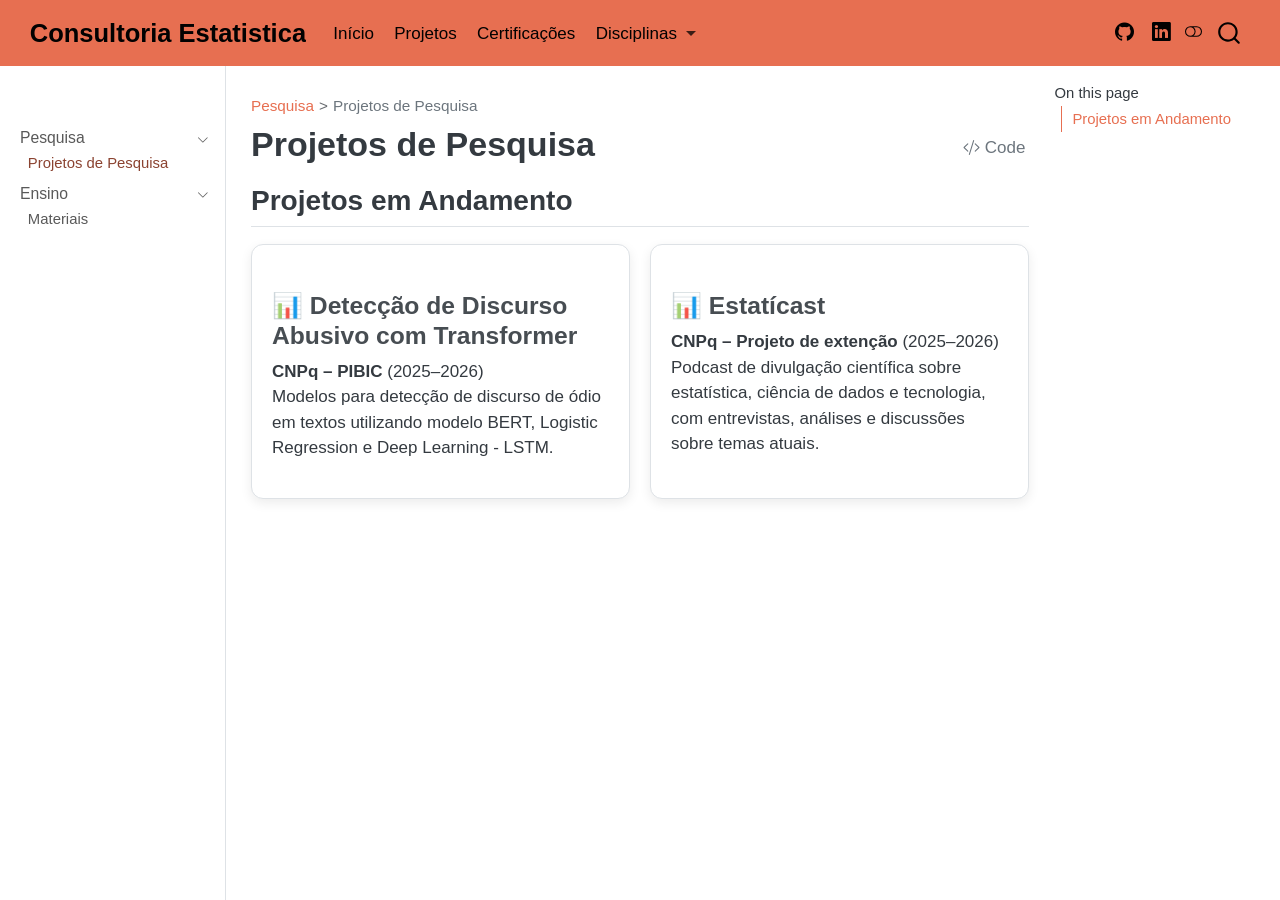
<file: docs/projects.html>
<!DOCTYPE html>
<html xmlns="http://www.w3.org/1999/xhtml" lang="en" xml:lang="en"><head>

<meta charset="utf-8">
<meta name="generator" content="quarto-1.9.37">

<meta name="viewport" content="width=device-width, initial-scale=1.0, user-scalable=yes">


<title>Projetos de Pesquisa – Consultoria Estatistica</title>
<style>
/* Default styles provided by pandoc.
** See https://pandoc.org/MANUAL.html#variables-for-html for config info.
*/
code{white-space: pre-wrap;}
span.smallcaps{font-variant: small-caps;}
div.columns{display: flex; gap: min(4vw, 1.5em);}
div.column{flex: auto; overflow-x: auto;}
div.hanging-indent{margin-left: 1.5em; text-indent: -1.5em;}
ul.task-list{list-style: none;}
ul.task-list li input[type="checkbox"] {
  width: 0.8em;
  margin: 0 0.8em 0.2em -1em; /* quarto-specific, see https://github.com/quarto-dev/quarto-cli/issues/4556 */ 
  vertical-align: middle;
}
/* CSS for syntax highlighting */
html { -webkit-text-size-adjust: 100%; }
pre > code.sourceCode { white-space: pre; position: relative; }
pre > code.sourceCode > span { display: inline-block; line-height: 1.25; }
pre > code.sourceCode > span:empty { height: 1.2em; }
.sourceCode { overflow: visible; }
code.sourceCode > span { color: inherit; text-decoration: inherit; }
div.sourceCode { margin: 1em 0; }
pre.sourceCode { margin: 0; }
@media screen {
div.sourceCode { overflow: auto; }
}
@media print {
pre > code.sourceCode { white-space: pre-wrap; }
pre > code.sourceCode > span { text-indent: -5em; padding-left: 5em; }
}
pre.numberSource code
  { counter-reset: source-line 0; }
pre.numberSource code > span
  { position: relative; left: -4em; counter-increment: source-line; }
pre.numberSource code > span > a:first-child::before
  { content: counter(source-line);
    position: relative; left: -1em; text-align: right; vertical-align: baseline;
    border: none; display: inline-block;
    -webkit-touch-callout: none; -webkit-user-select: none;
    -khtml-user-select: none; -moz-user-select: none;
    -ms-user-select: none; user-select: none;
    padding: 0 4px; width: 4em;
  }
pre.numberSource { margin-left: 3em;  padding-left: 4px; }
div.sourceCode
  {   }
@media screen {
pre > code.sourceCode > span > a:first-child::before { text-decoration: underline; }
}
</style>


<script src="site_libs/quarto-nav/quarto-nav.js"></script>
<script src="site_libs/quarto-nav/headroom.min.js"></script>
<script src="site_libs/clipboard/clipboard.min.js"></script>
<script src="site_libs/quarto-search/autocomplete.umd.js"></script>
<script src="site_libs/quarto-search/fuse.min.js"></script>
<script src="site_libs/quarto-search/quarto-search.js"></script>
<meta name="quarto:offset" content="./">
<script src="site_libs/quarto-html/quarto.js" type="module"></script>
<script src="site_libs/quarto-html/tabsets/tabsets.js" type="module"></script>
<script src="site_libs/quarto-html/popper.min.js"></script>
<script src="site_libs/quarto-html/tippy.umd.min.js"></script>
<script src="site_libs/quarto-html/anchor.min.js"></script>
<link href="site_libs/quarto-html/tippy.css" rel="stylesheet">
<link href="site_libs/quarto-html/quarto-syntax-highlighting-7f8f88aac4f3542376d5c11b86a4c14d.css" rel="stylesheet" class="quarto-color-scheme" id="quarto-text-highlighting-styles">
<link href="site_libs/quarto-html/quarto-syntax-highlighting-dark-d0ae9245876894da5ac7e18953ecc5cc.css" rel="stylesheet" class="quarto-color-scheme quarto-color-alternate" id="quarto-text-highlighting-styles">
<link href="site_libs/quarto-html/quarto-syntax-highlighting-7f8f88aac4f3542376d5c11b86a4c14d.css" rel="stylesheet" class="quarto-color-scheme-extra" id="quarto-text-highlighting-styles">
<script src="site_libs/bootstrap/bootstrap.min.js"></script>
<link href="site_libs/bootstrap/bootstrap-icons.css" rel="stylesheet">
<link href="site_libs/bootstrap/bootstrap-0a05fd67ed43898c428822ea236e73f6.min.css" rel="stylesheet" append-hash="true" class="quarto-color-scheme" id="quarto-bootstrap" data-mode="light">
<link href="site_libs/bootstrap/bootstrap-dark-cb677effa692d9e0660929302b75db8b.min.css" rel="stylesheet" append-hash="true" class="quarto-color-scheme quarto-color-alternate" id="quarto-bootstrap" data-mode="dark">
<link href="site_libs/bootstrap/bootstrap-0a05fd67ed43898c428822ea236e73f6.min.css" rel="stylesheet" append-hash="true" class="quarto-color-scheme-extra" id="quarto-bootstrap" data-mode="light">
<script id="quarto-search-options" type="application/json">{
  "location": "navbar",
  "copy-button": false,
  "collapse-after": 3,
  "panel-placement": "end",
  "type": "overlay",
  "limit": 50,
  "keyboard-shortcut": [
    "f",
    "/",
    "s"
  ],
  "show-item-context": false,
  "language": {
    "search-no-results-text": "No results",
    "search-matching-documents-text": "matching documents",
    "search-copy-link-title": "Copy link to search",
    "search-hide-matches-text": "Hide additional matches",
    "search-more-match-text": "more match in this document",
    "search-more-matches-text": "more matches in this document",
    "search-clear-button-title": "Clear",
    "search-text-placeholder": "",
    "search-detached-cancel-button-title": "Cancel",
    "search-submit-button-title": "Submit",
    "search-label": "Search"
  }
}</script>


<link rel="stylesheet" href="styles.css">
</head>

<body class="nav-sidebar docked nav-fixed quarto-light"><script id="quarto-html-before-body" type="application/javascript">
    const toggleBodyColorMode = (bsSheetEl) => {
      const mode = bsSheetEl.getAttribute("data-mode");
      const bodyEl = window.document.querySelector("body");
      if (mode === "dark") {
        bodyEl.classList.add("quarto-dark");
        bodyEl.classList.remove("quarto-light");
      } else {
        bodyEl.classList.add("quarto-light");
        bodyEl.classList.remove("quarto-dark");
      }
    }
    const toggleBodyColorPrimary = () => {
      const bsSheetEl = window.document.querySelector("link#quarto-bootstrap:not([rel=disabled-stylesheet])");
      if (bsSheetEl) {
        toggleBodyColorMode(bsSheetEl);
      }
    }
    const setColorSchemeToggle = (alternate) => {
      const toggles = window.document.querySelectorAll('.quarto-color-scheme-toggle');
      for (let i=0; i < toggles.length; i++) {
        const toggle = toggles[i];
        if (toggle) {
          if (alternate) {
            toggle.classList.add("alternate");
          } else {
            toggle.classList.remove("alternate");
          }
        }
      }
    };
    const toggleColorMode = (alternate) => {
      // Switch the stylesheets
      const primaryStylesheets = window.document.querySelectorAll('link.quarto-color-scheme:not(.quarto-color-alternate)');
      const alternateStylesheets = window.document.querySelectorAll('link.quarto-color-scheme.quarto-color-alternate');
      manageTransitions('#quarto-margin-sidebar .nav-link', false);
      if (alternate) {
        // note: dark is layered on light, we don't disable primary!
        enableStylesheet(alternateStylesheets);
        for (const sheetNode of alternateStylesheets) {
          if (sheetNode.id === "quarto-bootstrap") {
            toggleBodyColorMode(sheetNode);
          }
        }
      } else {
        disableStylesheet(alternateStylesheets);
        enableStylesheet(primaryStylesheets)
        toggleBodyColorPrimary();
      }
      manageTransitions('#quarto-margin-sidebar .nav-link', true);
      // Switch the toggles
      setColorSchemeToggle(alternate)
      // Hack to workaround the fact that safari doesn't
      // properly recolor the scrollbar when toggling (#1455)
      if (navigator.userAgent.indexOf('Safari') > 0 && navigator.userAgent.indexOf('Chrome') == -1) {
        manageTransitions("body", false);
        window.scrollTo(0, 1);
        setTimeout(() => {
          window.scrollTo(0, 0);
          manageTransitions("body", true);
        }, 40);
      }
    }
    const disableStylesheet = (stylesheets) => {
      for (let i=0; i < stylesheets.length; i++) {
        const stylesheet = stylesheets[i];
        stylesheet.rel = 'disabled-stylesheet';
      }
    }
    const enableStylesheet = (stylesheets) => {
      for (let i=0; i < stylesheets.length; i++) {
        const stylesheet = stylesheets[i];
        if(stylesheet.rel !== 'stylesheet') { // for Chrome, which will still FOUC without this check
          stylesheet.rel = 'stylesheet';
        }
      }
    }
    const manageTransitions = (selector, allowTransitions) => {
      const els = window.document.querySelectorAll(selector);
      for (let i=0; i < els.length; i++) {
        const el = els[i];
        if (allowTransitions) {
          el.classList.remove('notransition');
        } else {
          el.classList.add('notransition');
        }
      }
    }
    const isFileUrl = () => {
      return window.location.protocol === 'file:';
    }
    const hasAlternateSentinel = () => {
      let styleSentinel = getColorSchemeSentinel();
      if (styleSentinel !== null) {
        return styleSentinel === "alternate";
      } else {
        return false;
      }
    }
    const setStyleSentinel = (alternate) => {
      const value = alternate ? "alternate" : "default";
      if (!isFileUrl()) {
        window.localStorage.setItem("quarto-color-scheme", value);
      } else {
        localAlternateSentinel = value;
      }
    }
    const getColorSchemeSentinel = () => {
      if (!isFileUrl()) {
        const storageValue = window.localStorage.getItem("quarto-color-scheme");
        return storageValue != null ? storageValue : localAlternateSentinel;
      } else {
        return localAlternateSentinel;
      }
    }
    const toggleGiscusIfUsed = (isAlternate, darkModeDefault) => {
      const baseTheme = document.querySelector('#giscus-base-theme')?.value ?? 'light';
      const alternateTheme = document.querySelector('#giscus-alt-theme')?.value ?? 'dark';
      let newTheme = '';
      if(authorPrefersDark) {
        newTheme = isAlternate ? baseTheme : alternateTheme;
      } else {
        newTheme = isAlternate ? alternateTheme : baseTheme;
      }
      const changeGiscusTheme = () => {
        // From: https://github.com/giscus/giscus/issues/336
        const sendMessage = (message) => {
          const iframe = document.querySelector('iframe.giscus-frame');
          if (!iframe) return;
          iframe.contentWindow.postMessage({ giscus: message }, 'https://giscus.app');
        }
        sendMessage({
          setConfig: {
            theme: newTheme
          }
        });
      }
      const isGiscussLoaded = window.document.querySelector('iframe.giscus-frame') !== null;
      if (isGiscussLoaded) {
        changeGiscusTheme();
      }
    };
    const authorPrefersDark = false;
    const darkModeDefault = authorPrefersDark;
      document.querySelector('link#quarto-text-highlighting-styles.quarto-color-scheme-extra').rel = 'disabled-stylesheet';
      document.querySelector('link#quarto-bootstrap.quarto-color-scheme-extra').rel = 'disabled-stylesheet';
    let localAlternateSentinel = darkModeDefault ? 'alternate' : 'default';
    // Dark / light mode switch
    window.quartoToggleColorScheme = () => {
      // Read the current dark / light value
      let toAlternate = !hasAlternateSentinel();
      toggleColorMode(toAlternate);
      setStyleSentinel(toAlternate);
      toggleGiscusIfUsed(toAlternate, darkModeDefault);
      window.dispatchEvent(new Event('resize'));
    };
    // Switch to dark mode if need be
    if (hasAlternateSentinel()) {
      toggleColorMode(true);
    } else {
      toggleColorMode(false);
    }
  </script>

<div id="quarto-search-results"></div>
  <header id="quarto-header" class="headroom fixed-top">
    <nav class="navbar navbar-expand-lg " data-bs-theme="dark">
      <div class="navbar-container container-fluid">
      <div class="navbar-brand-container mx-auto">
    <a class="navbar-brand" href="./index.html">
    <span class="navbar-title">Consultoria Estatistica</span>
    </a>
  </div>
            <div id="quarto-search" class="" title="Search"></div>
          <button class="navbar-toggler" type="button" data-bs-toggle="collapse" data-bs-target="#navbarCollapse" aria-controls="navbarCollapse" role="menu" aria-expanded="false" aria-label="Toggle navigation" onclick="if (window.quartoToggleHeadroom) { window.quartoToggleHeadroom(); }">
  <span class="navbar-toggler-icon"></span>
</button>
          <div class="collapse navbar-collapse" id="navbarCollapse">
            <ul class="navbar-nav navbar-nav-scroll me-auto">
  <li class="nav-item">
    <a class="nav-link" href="./pagina_inicial.html"> 
<span class="menu-text">Início</span></a>
  </li>  
  <li class="nav-item">
    <a class="nav-link active" href="./projects.html" aria-current="page"> 
<span class="menu-text">Projetos</span></a>
  </li>  
  <li class="nav-item">
    <a class="nav-link" href="./Certificados.html"> 
<span class="menu-text">Certificações</span></a>
  </li>  
  <li class="nav-item dropdown ">
    <a class="nav-link dropdown-toggle" href="#" id="nav-menu-disciplinas" role="link" data-bs-toggle="dropdown" aria-expanded="false">
 <span class="menu-text">Disciplinas</span>
    </a>
    <ul class="dropdown-menu" aria-labelledby="nav-menu-disciplinas">    
        <li>
    <a class="dropdown-item" href="./dis_consultoria.html">
 <span class="dropdown-text">Consultoria Estatística</span></a>
  </li>  
    </ul>
  </li>
</ul>
            <ul class="navbar-nav navbar-nav-scroll ms-auto">
  <li class="nav-item compact">
    <a class="nav-link" href="https://github.com/seu-usuario"> <i class="bi bi-github" role="img">
</i> 
<span class="menu-text"></span></a>
  </li>  
  <li class="nav-item compact">
    <a class="nav-link" href="https://www.linkedin.com/in/seu-usuario/"> <i class="bi bi-linkedin" role="img">
</i> 
<span class="menu-text"></span></a>
  </li>  
</ul>
          </div> <!-- /navcollapse -->
            <div class="quarto-navbar-tools">
  <a href="" class="quarto-color-scheme-toggle quarto-navigation-tool  px-1" onclick="window.quartoToggleColorScheme(); return false;" title="Toggle dark mode"><i class="bi"></i></a>
</div>
      </div> <!-- /container-fluid -->
    </nav>
  <nav class="quarto-secondary-nav">
    <div class="container-fluid d-flex">
      <button type="button" class="quarto-btn-toggle btn" data-bs-toggle="collapse" role="button" data-bs-target=".quarto-sidebar-collapse-item" aria-controls="quarto-sidebar" aria-expanded="false" aria-label="Toggle sidebar navigation" onclick="if (window.quartoToggleHeadroom) { window.quartoToggleHeadroom(); }">
        <i class="bi bi-layout-text-sidebar-reverse"></i>
      </button>
        <nav class="quarto-page-breadcrumbs" aria-label="breadcrumb"><ol class="breadcrumb"><li class="breadcrumb-item"><a href="./projects.html">Pesquisa</a></li><li class="breadcrumb-item"><a href="./projects.html">Projetos de Pesquisa</a></li></ol></nav>
        <a class="flex-grow-1" role="navigation" data-bs-toggle="collapse" data-bs-target=".quarto-sidebar-collapse-item" aria-controls="quarto-sidebar" aria-expanded="false" aria-label="Toggle sidebar navigation" onclick="if (window.quartoToggleHeadroom) { window.quartoToggleHeadroom(); }">      
        </a>
      <button type="button" class="btn quarto-search-button" aria-label="Search" onclick="window.quartoOpenSearch();">
        <i class="bi bi-search"></i>
      </button>
    </div>
  </nav>
</header>
<!-- content -->
<div id="quarto-content" class="quarto-container page-columns page-rows-contents page-layout-article page-navbar">
<!-- sidebar -->
  <nav id="quarto-sidebar" class="sidebar collapse collapse-horizontal quarto-sidebar-collapse-item sidebar-navigation docked overflow-auto">
        <div class="mt-2 flex-shrink-0 align-items-center">
        <div class="sidebar-search">
        <div id="quarto-search" class="" title="Search"></div>
        </div>
        </div>
    <div class="sidebar-menu-container"> 
    <ul class="list-unstyled mt-1">
        <li class="sidebar-item sidebar-item-section">
      <div class="sidebar-item-container"> 
            <a class="sidebar-item-text sidebar-link text-start" data-bs-toggle="collapse" data-bs-target="#quarto-sidebar-section-1" role="navigation" aria-expanded="true">
 <span class="menu-text">Pesquisa</span></a>
          <a class="sidebar-item-toggle text-start" data-bs-toggle="collapse" data-bs-target="#quarto-sidebar-section-1" role="navigation" aria-expanded="true" aria-label="Toggle section">
            <i class="bi bi-chevron-right ms-2"></i>
          </a> 
      </div>
      <ul id="quarto-sidebar-section-1" class="collapse list-unstyled sidebar-section depth1 show">  
          <li class="sidebar-item">
  <div class="sidebar-item-container"> 
  <a href="./projects.html" class="sidebar-item-text sidebar-link active">
 <span class="menu-text">Projetos de Pesquisa</span></a>
  </div>
</li>
      </ul>
  </li>
        <li class="sidebar-item sidebar-item-section">
      <div class="sidebar-item-container"> 
            <a class="sidebar-item-text sidebar-link text-start" data-bs-toggle="collapse" data-bs-target="#quarto-sidebar-section-2" role="navigation" aria-expanded="true">
 <span class="menu-text">Ensino</span></a>
          <a class="sidebar-item-toggle text-start" data-bs-toggle="collapse" data-bs-target="#quarto-sidebar-section-2" role="navigation" aria-expanded="true" aria-label="Toggle section">
            <i class="bi bi-chevron-right ms-2"></i>
          </a> 
      </div>
      <ul id="quarto-sidebar-section-2" class="collapse list-unstyled sidebar-section depth1 show">  
          <li class="sidebar-item">
  <div class="sidebar-item-container"> 
  <a href="./materials.html" class="sidebar-item-text sidebar-link">
 <span class="menu-text">Materiais</span></a>
  </div>
</li>
      </ul>
  </li>
    </ul>
    </div>
</nav>
<div id="quarto-sidebar-glass" class="quarto-sidebar-collapse-item" data-bs-toggle="collapse" data-bs-target=".quarto-sidebar-collapse-item"></div>
<!-- margin-sidebar -->
    <div id="quarto-margin-sidebar" class="sidebar margin-sidebar">
        <nav id="TOC" role="doc-toc" class="toc-active">
    <h2 id="toc-title">On this page</h2>
   
  <ul>
  <li><a href="#projetos-em-andamento" id="toc-projetos-em-andamento" class="nav-link active" data-scroll-target="#projetos-em-andamento">Projetos em Andamento</a></li>
  </ul>
</nav>
    </div>
<!-- main -->
<main class="content" id="quarto-document-content">


<header id="title-block-header" class="quarto-title-block default"><nav class="quarto-page-breadcrumbs quarto-title-breadcrumbs d-none d-lg-block" aria-label="breadcrumb"><ol class="breadcrumb"><li class="breadcrumb-item"><a href="./projects.html">Pesquisa</a></li><li class="breadcrumb-item"><a href="./projects.html">Projetos de Pesquisa</a></li></ol></nav>
<div class="quarto-title">
<div class="quarto-title-block"><div><h1 class="title">Projetos de Pesquisa</h1><button type="button" class="btn code-tools-button" id="quarto-code-tools-source"><i class="bi"></i> Code</button></div></div>
</div>



<div class="quarto-title-meta">

    
  
    
  </div>
  


</header>


<section id="projetos-em-andamento" class="level2">
<h2 class="anchored" data-anchor-id="projetos-em-andamento">Projetos em Andamento</h2>
<div class="project-grid">
<section id="detecção-de-discurso-abusivo-com-transformer" class="level3 project-card" onclick="window.location='projeto1.html'">
<h3 class="anchored" data-anchor-id="detecção-de-discurso-abusivo-com-transformer">📊 Detecção de Discurso Abusivo com Transformer</h3>
<p><strong>CNPq – PIBIC</strong> (2025–2026)<br>
Modelos para detecção de discurso de ódio em textos utilizando modelo BERT, Logistic Regression e Deep Learning - LSTM.</p>
</section>
<section id="estatícast" class="level3 project-card" onclick="window.location='projeto2.html'">
<h3 class="anchored" data-anchor-id="estatícast">📊 Estatícast</h3>
<p><strong>CNPq – Projeto de extenção</strong> (2025–2026)<br>
Podcast de divulgação científica sobre estatística, ciência de dados e tecnologia, com entrevistas, análises e discussões sobre temas atuais.</p>
</section>
</div>


<!-- -->

</section>

</main> <!-- /main -->
<script id="quarto-html-after-body" type="application/javascript">
  window.document.addEventListener("DOMContentLoaded", function (event) {
    // Ensure there is a toggle, if there isn't float one in the top right
    if (window.document.querySelector('.quarto-color-scheme-toggle') === null) {
      const a = window.document.createElement('a');
      a.classList.add('top-right');
      a.classList.add('quarto-color-scheme-toggle');
      a.href = "";
      a.onclick = function() { try { window.quartoToggleColorScheme(); } catch {} return false; };
      const i = window.document.createElement("i");
      i.classList.add('bi');
      a.appendChild(i);
      window.document.body.appendChild(a);
    }
    setColorSchemeToggle(hasAlternateSentinel())
    const icon = "";
    const anchorJS = new window.AnchorJS();
    anchorJS.options = {
      placement: 'right',
      icon: icon
    };
    anchorJS.add('.anchored');
    const isCodeAnnotation = (el) => {
      for (const clz of el.classList) {
        if (clz.startsWith('code-annotation-')) {                     
          return true;
        }
      }
      return false;
    }
    const onCopySuccess = function(e) {
      // button target
      const button = e.trigger;
      // don't keep focus
      button.blur();
      // flash "checked"
      button.classList.add('code-copy-button-checked');
      var currentTitle = button.getAttribute("title");
      button.setAttribute("title", "Copied!");
      let tooltip;
      if (window.bootstrap) {
        button.setAttribute("data-bs-toggle", "tooltip");
        button.setAttribute("data-bs-placement", "left");
        button.setAttribute("data-bs-title", "Copied!");
        tooltip = new bootstrap.Tooltip(button, 
          { trigger: "manual", 
            customClass: "code-copy-button-tooltip",
            offset: [0, -8]});
        tooltip.show();    
      }
      setTimeout(function() {
        if (tooltip) {
          tooltip.hide();
          button.removeAttribute("data-bs-title");
          button.removeAttribute("data-bs-toggle");
          button.removeAttribute("data-bs-placement");
        }
        button.setAttribute("title", currentTitle);
        button.classList.remove('code-copy-button-checked');
      }, 1000);
      // clear code selection
      e.clearSelection();
    }
    const getTextToCopy = function(trigger) {
      const outerScaffold = trigger.parentElement.cloneNode(true);
      const codeEl = outerScaffold.querySelector('code');
      for (const childEl of codeEl.children) {
        if (isCodeAnnotation(childEl)) {
          childEl.remove();
        }
      }
      return codeEl.innerText;
    }
    const clipboard = new window.ClipboardJS('.code-copy-button:not([data-in-quarto-modal])', {
      text: getTextToCopy
    });
    clipboard.on('success', onCopySuccess);
    if (window.document.getElementById('quarto-embedded-source-code-modal')) {
      const clipboardModal = new window.ClipboardJS('.code-copy-button[data-in-quarto-modal]', {
        text: getTextToCopy,
        container: window.document.getElementById('quarto-embedded-source-code-modal')
      });
      clipboardModal.on('success', onCopySuccess);
    }
    const viewSource = window.document.getElementById('quarto-view-source') ||
                       window.document.getElementById('quarto-code-tools-source');
    if (viewSource) {
      const sourceUrl = viewSource.getAttribute("data-quarto-source-url");
      viewSource.addEventListener("click", function(e) {
        if (sourceUrl) {
          // rstudio viewer pane
          if (/\bcapabilities=\b/.test(window.location)) {
            window.open(sourceUrl);
          } else {
            window.location.href = sourceUrl;
          }
        } else {
          const modal = new bootstrap.Modal(document.getElementById('quarto-embedded-source-code-modal'));
          modal.show();
        }
        return false;
      });
    }
    function toggleCodeHandler(show) {
      return function(e) {
        const detailsSrc = window.document.querySelectorAll(".cell > details > .sourceCode");
        for (let i=0; i<detailsSrc.length; i++) {
          const details = detailsSrc[i].parentElement;
          if (show) {
            details.open = true;
          } else {
            details.removeAttribute("open");
          }
        }
        const cellCodeDivs = window.document.querySelectorAll(".cell > .sourceCode");
        const fromCls = show ? "hidden" : "unhidden";
        const toCls = show ? "unhidden" : "hidden";
        for (let i=0; i<cellCodeDivs.length; i++) {
          const codeDiv = cellCodeDivs[i];
          if (codeDiv.classList.contains(fromCls)) {
            codeDiv.classList.remove(fromCls);
            codeDiv.classList.add(toCls);
          } 
        }
        return false;
      }
    }
    const hideAllCode = window.document.getElementById("quarto-hide-all-code");
    if (hideAllCode) {
      hideAllCode.addEventListener("click", toggleCodeHandler(false));
    }
    const showAllCode = window.document.getElementById("quarto-show-all-code");
    if (showAllCode) {
      showAllCode.addEventListener("click", toggleCodeHandler(true));
    }
      var localhostRegex = new RegExp(/^(?:http|https):\/\/localhost\:?[0-9]*\//);
      var mailtoRegex = new RegExp(/^mailto:/);
        var filterRegex = new RegExp('/' + window.location.host + '/');
      var isInternal = (href) => {
          return filterRegex.test(href) || localhostRegex.test(href) || mailtoRegex.test(href);
      }
      // Inspect non-navigation links and adorn them if external
     var links = window.document.querySelectorAll('a[href]:not(.nav-link):not(.navbar-brand):not(.toc-action):not(.sidebar-link):not(.sidebar-item-toggle):not(.pagination-link):not(.no-external):not([aria-hidden]):not(.dropdown-item):not(.quarto-navigation-tool):not(.about-link)');
      for (var i=0; i<links.length; i++) {
        const link = links[i];
        if (!isInternal(link.href)) {
          // undo the damage that might have been done by quarto-nav.js in the case of
          // links that we want to consider external
          if (link.dataset.originalHref !== undefined) {
            link.href = link.dataset.originalHref;
          }
        }
      }
    function tippyHover(el, contentFn, onTriggerFn, onUntriggerFn) {
      const config = {
        allowHTML: true,
        maxWidth: 500,
        delay: 100,
        arrow: false,
        appendTo: function(el) {
            return el.parentElement;
        },
        interactive: true,
        interactiveBorder: 10,
        theme: 'quarto',
        placement: 'bottom-start',
      };
      if (contentFn) {
        config.content = contentFn;
      }
      if (onTriggerFn) {
        config.onTrigger = onTriggerFn;
      }
      if (onUntriggerFn) {
        config.onUntrigger = onUntriggerFn;
      }
      window.tippy(el, config); 
    }
    const noterefs = window.document.querySelectorAll('a[role="doc-noteref"]');
    for (var i=0; i<noterefs.length; i++) {
      const ref = noterefs[i];
      tippyHover(ref, function() {
        // use id or data attribute instead here
        let href = ref.getAttribute('data-footnote-href') || ref.getAttribute('href');
        try { href = new URL(href).hash; } catch {}
        const id = href.replace(/^#\/?/, "");
        const note = window.document.getElementById(id);
        if (note) {
          return note.innerHTML;
        } else {
          return "";
        }
      });
    }
    const xrefs = window.document.querySelectorAll('a.quarto-xref');
    const processXRef = (id, note) => {
      // Strip column container classes
      const stripColumnClz = (el) => {
        el.classList.remove("page-full", "page-columns");
        if (el.children) {
          for (const child of el.children) {
            stripColumnClz(child);
          }
        }
      }
      stripColumnClz(note)
      if (id === null || id.startsWith('sec-')) {
        // Special case sections, only their first couple elements
        const container = document.createElement("div");
        if (note.children && note.children.length > 2) {
          container.appendChild(note.children[0].cloneNode(true));
          for (let i = 1; i < note.children.length; i++) {
            const child = note.children[i];
            if (child.tagName === "P" && child.innerText === "") {
              continue;
            } else {
              container.appendChild(child.cloneNode(true));
              break;
            }
          }
          if (window.Quarto?.typesetMath) {
            window.Quarto.typesetMath(container);
          }
          return container.innerHTML
        } else {
          if (window.Quarto?.typesetMath) {
            window.Quarto.typesetMath(note);
          }
          return note.innerHTML;
        }
      } else {
        // Remove any anchor links if they are present
        const anchorLink = note.querySelector('a.anchorjs-link');
        if (anchorLink) {
          anchorLink.remove();
        }
        if (window.Quarto?.typesetMath) {
          window.Quarto.typesetMath(note);
        }
        if (note.classList.contains("callout")) {
          return note.outerHTML;
        } else {
          return note.innerHTML;
        }
      }
    }
    for (var i=0; i<xrefs.length; i++) {
      const xref = xrefs[i];
      tippyHover(xref, undefined, function(instance) {
        instance.disable();
        let url = xref.getAttribute('href');
        let hash = undefined; 
        if (url.startsWith('#')) {
          hash = url;
        } else {
          try { hash = new URL(url).hash; } catch {}
        }
        if (hash) {
          const id = hash.replace(/^#\/?/, "");
          const note = window.document.getElementById(id);
          if (note !== null) {
            try {
              const html = processXRef(id, note.cloneNode(true));
              instance.setContent(html);
            } finally {
              instance.enable();
              instance.show();
            }
          } else {
            // See if we can fetch this
            fetch(url.split('#')[0])
            .then(res => res.text())
            .then(html => {
              const parser = new DOMParser();
              const htmlDoc = parser.parseFromString(html, "text/html");
              const note = htmlDoc.getElementById(id);
              if (note !== null) {
                const html = processXRef(id, note);
                instance.setContent(html);
              } 
            }).finally(() => {
              instance.enable();
              instance.show();
            });
          }
        } else {
          // See if we can fetch a full url (with no hash to target)
          // This is a special case and we should probably do some content thinning / targeting
          fetch(url)
          .then(res => res.text())
          .then(html => {
            const parser = new DOMParser();
            const htmlDoc = parser.parseFromString(html, "text/html");
            const note = htmlDoc.querySelector('main.content');
            if (note !== null) {
              // This should only happen for chapter cross references
              // (since there is no id in the URL)
              // remove the first header
              if (note.children.length > 0 && note.children[0].tagName === "HEADER") {
                note.children[0].remove();
              }
              const html = processXRef(null, note);
              instance.setContent(html);
            } 
          }).finally(() => {
            instance.enable();
            instance.show();
          });
        }
      }, function(instance) {
      });
    }
        let selectedAnnoteEl;
        const selectorForAnnotation = ( cell, annotation) => {
          let cellAttr = 'data-code-cell="' + cell + '"';
          let lineAttr = 'data-code-annotation="' +  annotation + '"';
          const selector = 'span[' + cellAttr + '][' + lineAttr + ']';
          return selector;
        }
        const selectCodeLines = (annoteEl) => {
          const doc = window.document;
          const targetCell = annoteEl.getAttribute("data-target-cell");
          const targetAnnotation = annoteEl.getAttribute("data-target-annotation");
          const annoteSpan = window.document.querySelector(selectorForAnnotation(targetCell, targetAnnotation));
          const lines = annoteSpan.getAttribute("data-code-lines").split(",");
          const lineIds = lines.map((line) => {
            return targetCell + "-" + line;
          })
          let top = null;
          let height = null;
          let parent = null;
          if (lineIds.length > 0) {
              //compute the position of the single el (top and bottom and make a div)
              const el = window.document.getElementById(lineIds[0]);
              top = el.offsetTop;
              height = el.offsetHeight;
              parent = el.parentElement.parentElement;
            if (lineIds.length > 1) {
              const lastEl = window.document.getElementById(lineIds[lineIds.length - 1]);
              const bottom = lastEl.offsetTop + lastEl.offsetHeight;
              height = bottom - top;
            }
            if (top !== null && height !== null && parent !== null) {
              // cook up a div (if necessary) and position it 
              let div = window.document.getElementById("code-annotation-line-highlight");
              if (div === null) {
                div = window.document.createElement("div");
                div.setAttribute("id", "code-annotation-line-highlight");
                div.style.position = 'absolute';
                parent.appendChild(div);
              }
              div.style.top = top - 2 + "px";
              div.style.height = height + 4 + "px";
              div.style.left = 0;
              let gutterDiv = window.document.getElementById("code-annotation-line-highlight-gutter");
              if (gutterDiv === null) {
                gutterDiv = window.document.createElement("div");
                gutterDiv.setAttribute("id", "code-annotation-line-highlight-gutter");
                gutterDiv.style.position = 'absolute';
                const codeCell = window.document.getElementById(targetCell);
                const gutter = codeCell.querySelector('.code-annotation-gutter');
                gutter.appendChild(gutterDiv);
              }
              gutterDiv.style.top = top - 2 + "px";
              gutterDiv.style.height = height + 4 + "px";
            }
            selectedAnnoteEl = annoteEl;
          }
        };
        const unselectCodeLines = () => {
          const elementsIds = ["code-annotation-line-highlight", "code-annotation-line-highlight-gutter"];
          elementsIds.forEach((elId) => {
            const div = window.document.getElementById(elId);
            if (div) {
              div.remove();
            }
          });
          selectedAnnoteEl = undefined;
        };
          // Handle positioning of the toggle
      window.addEventListener(
        "resize",
        throttle(() => {
          elRect = undefined;
          if (selectedAnnoteEl) {
            selectCodeLines(selectedAnnoteEl);
          }
        }, 10)
      );
      function throttle(fn, ms) {
      let throttle = false;
      let timer;
        return (...args) => {
          if(!throttle) { // first call gets through
              fn.apply(this, args);
              throttle = true;
          } else { // all the others get throttled
              if(timer) clearTimeout(timer); // cancel #2
              timer = setTimeout(() => {
                fn.apply(this, args);
                timer = throttle = false;
              }, ms);
          }
        };
      }
        // Attach click handler to the DT
        const annoteDls = window.document.querySelectorAll('dt[data-target-cell]');
        for (const annoteDlNode of annoteDls) {
          annoteDlNode.addEventListener('click', (event) => {
            const clickedEl = event.target;
            if (clickedEl !== selectedAnnoteEl) {
              unselectCodeLines();
              const activeEl = window.document.querySelector('dt[data-target-cell].code-annotation-active');
              if (activeEl) {
                activeEl.classList.remove('code-annotation-active');
              }
              selectCodeLines(clickedEl);
              clickedEl.classList.add('code-annotation-active');
            } else {
              // Unselect the line
              unselectCodeLines();
              clickedEl.classList.remove('code-annotation-active');
            }
          });
        }
    const findCites = (el) => {
      const parentEl = el.parentElement;
      if (parentEl) {
        const cites = parentEl.dataset.cites;
        if (cites) {
          return {
            el,
            cites: cites.split(' ')
          };
        } else {
          return findCites(el.parentElement)
        }
      } else {
        return undefined;
      }
    };
    var bibliorefs = window.document.querySelectorAll('a[role="doc-biblioref"]');
    for (var i=0; i<bibliorefs.length; i++) {
      const ref = bibliorefs[i];
      const citeInfo = findCites(ref);
      if (citeInfo) {
        tippyHover(citeInfo.el, function() {
          var popup = window.document.createElement('div');
          citeInfo.cites.forEach(function(cite) {
            var citeDiv = window.document.createElement('div');
            citeDiv.classList.add('hanging-indent');
            citeDiv.classList.add('csl-entry');
            var biblioDiv = window.document.getElementById('ref-' + cite);
            if (biblioDiv) {
              citeDiv.innerHTML = biblioDiv.innerHTML;
            }
            popup.appendChild(citeDiv);
          });
          return popup.innerHTML;
        });
      }
    }
  });
  </script><div class="modal fade" id="quarto-embedded-source-code-modal" tabindex="-1" aria-labelledby="quarto-embedded-source-code-modal-label" aria-hidden="true"><div class="modal-dialog modal-dialog-scrollable"><div class="modal-content"><div class="modal-header"><h5 class="modal-title" id="quarto-embedded-source-code-modal-label">Source Code</h5><button class="btn-close" data-bs-dismiss="modal"></button></div><div class="modal-body"><div class="">
<div class="code-copy-outer-scaffold"><div class="sourceCode" id="cb1" data-shortcodes="false"><pre class="sourceCode markdown code-with-copy"><code class="sourceCode markdown"><span id="cb1-1"><a href="#cb1-1" aria-hidden="true" tabindex="-1"></a><span class="co">---</span></span>
<span id="cb1-2"><a href="#cb1-2" aria-hidden="true" tabindex="-1"></a><span class="an">title:</span><span class="co"> "Projetos de Pesquisa"</span></span>
<span id="cb1-3"><a href="#cb1-3" aria-hidden="true" tabindex="-1"></a><span class="an">format:</span></span>
<span id="cb1-4"><a href="#cb1-4" aria-hidden="true" tabindex="-1"></a><span class="co">  html:</span></span>
<span id="cb1-5"><a href="#cb1-5" aria-hidden="true" tabindex="-1"></a><span class="co">    css: styles.css</span></span>
<span id="cb1-6"><a href="#cb1-6" aria-hidden="true" tabindex="-1"></a><span class="co">---</span></span>
<span id="cb1-7"><a href="#cb1-7" aria-hidden="true" tabindex="-1"></a></span>
<span id="cb1-8"><a href="#cb1-8" aria-hidden="true" tabindex="-1"></a></span>
<span id="cb1-9"><a href="#cb1-9" aria-hidden="true" tabindex="-1"></a><span class="fu">## Projetos em Andamento</span></span>
<span id="cb1-10"><a href="#cb1-10" aria-hidden="true" tabindex="-1"></a></span>
<span id="cb1-11"><a href="#cb1-11" aria-hidden="true" tabindex="-1"></a>::: {.project-grid}</span>
<span id="cb1-12"><a href="#cb1-12" aria-hidden="true" tabindex="-1"></a></span>
<span id="cb1-13"><a href="#cb1-13" aria-hidden="true" tabindex="-1"></a>::: {.project-card onclick="window.location='projeto1.html'"}</span>
<span id="cb1-14"><a href="#cb1-14" aria-hidden="true" tabindex="-1"></a><span class="fu">### 📊 Detecção de Discurso Abusivo com Transformer</span></span>
<span id="cb1-15"><a href="#cb1-15" aria-hidden="true" tabindex="-1"></a>**CNPq – PIBIC** (2025–2026)  </span>
<span id="cb1-16"><a href="#cb1-16" aria-hidden="true" tabindex="-1"></a>Modelos para detecção de discurso de ódio em textos utilizando modelo BERT, Logistic Regression e Deep Learning - LSTM.</span>
<span id="cb1-17"><a href="#cb1-17" aria-hidden="true" tabindex="-1"></a>:::</span>
<span id="cb1-18"><a href="#cb1-18" aria-hidden="true" tabindex="-1"></a></span>
<span id="cb1-19"><a href="#cb1-19" aria-hidden="true" tabindex="-1"></a>::: {.project-card onclick="window.location='projeto2.html'"}</span>
<span id="cb1-20"><a href="#cb1-20" aria-hidden="true" tabindex="-1"></a><span class="fu">### 📊 Estatícast</span></span>
<span id="cb1-21"><a href="#cb1-21" aria-hidden="true" tabindex="-1"></a>**CNPq – Projeto de extenção** (2025–2026)  </span>
<span id="cb1-22"><a href="#cb1-22" aria-hidden="true" tabindex="-1"></a>Podcast de divulgação científica sobre estatística, ciência de dados e tecnologia, com entrevistas, análises e discussões sobre temas atuais.</span>
<span id="cb1-23"><a href="#cb1-23" aria-hidden="true" tabindex="-1"></a>:::</span>
<span id="cb1-24"><a href="#cb1-24" aria-hidden="true" tabindex="-1"></a></span>
<span id="cb1-25"><a href="#cb1-25" aria-hidden="true" tabindex="-1"></a>:::</span>
<span id="cb1-26"><a href="#cb1-26" aria-hidden="true" tabindex="-1"></a></span></code></pre></div><button title="Copy to Clipboard" class="code-copy-button" data-in-quarto-modal=""><i class="bi"></i></button></div>
</div></div></div></div></div>
</div> <!-- /content -->




</body></html>
</file>
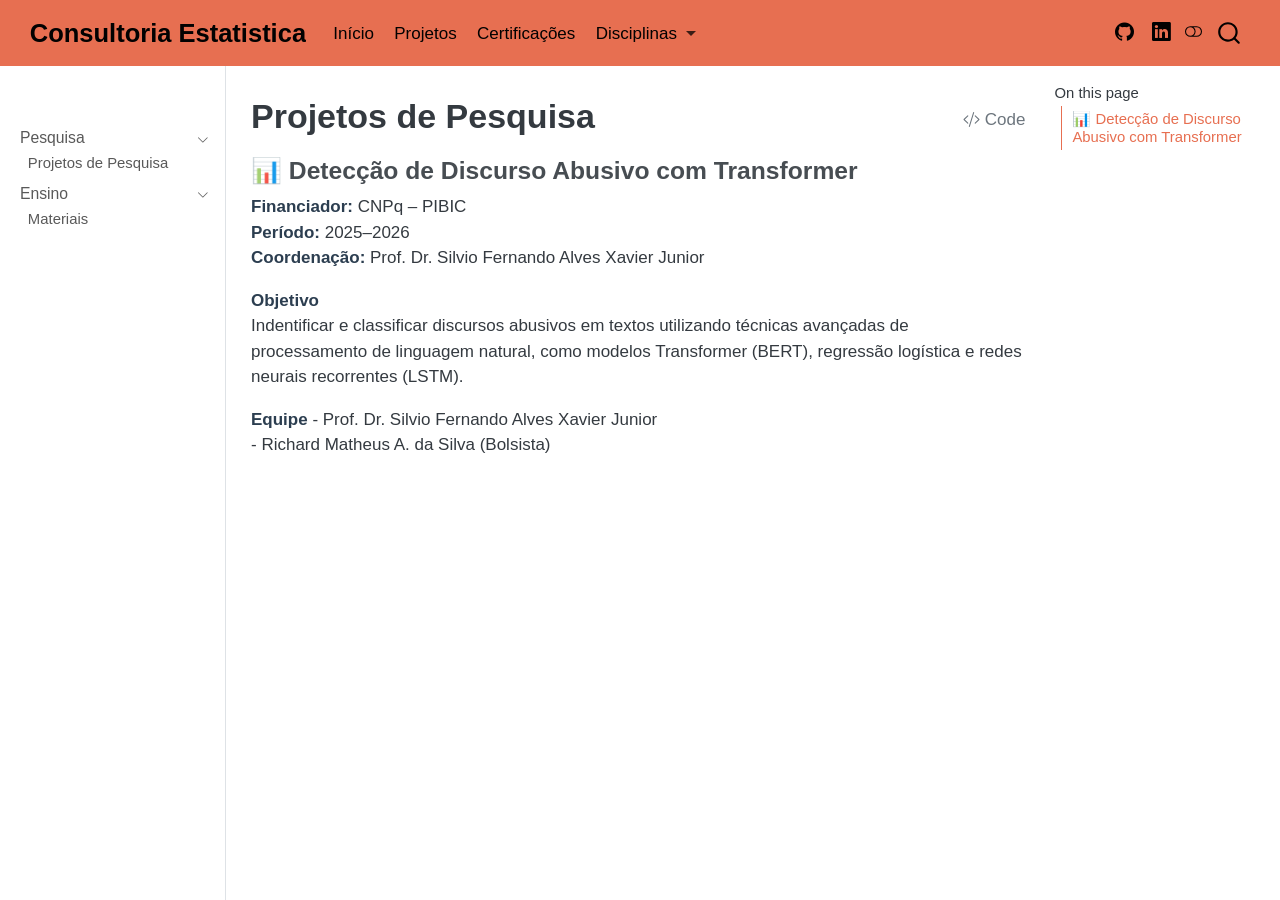
<file: docs/projeto1.html>
<!DOCTYPE html>
<html xmlns="http://www.w3.org/1999/xhtml" lang="en" xml:lang="en"><head>

<meta charset="utf-8">
<meta name="generator" content="quarto-1.9.37">

<meta name="viewport" content="width=device-width, initial-scale=1.0, user-scalable=yes">


<title>Projetos de Pesquisa – Consultoria Estatistica</title>
<style>
/* Default styles provided by pandoc.
** See https://pandoc.org/MANUAL.html#variables-for-html for config info.
*/
code{white-space: pre-wrap;}
span.smallcaps{font-variant: small-caps;}
div.columns{display: flex; gap: min(4vw, 1.5em);}
div.column{flex: auto; overflow-x: auto;}
div.hanging-indent{margin-left: 1.5em; text-indent: -1.5em;}
ul.task-list{list-style: none;}
ul.task-list li input[type="checkbox"] {
  width: 0.8em;
  margin: 0 0.8em 0.2em -1em; /* quarto-specific, see https://github.com/quarto-dev/quarto-cli/issues/4556 */ 
  vertical-align: middle;
}
/* CSS for syntax highlighting */
html { -webkit-text-size-adjust: 100%; }
pre > code.sourceCode { white-space: pre; position: relative; }
pre > code.sourceCode > span { display: inline-block; line-height: 1.25; }
pre > code.sourceCode > span:empty { height: 1.2em; }
.sourceCode { overflow: visible; }
code.sourceCode > span { color: inherit; text-decoration: inherit; }
div.sourceCode { margin: 1em 0; }
pre.sourceCode { margin: 0; }
@media screen {
div.sourceCode { overflow: auto; }
}
@media print {
pre > code.sourceCode { white-space: pre-wrap; }
pre > code.sourceCode > span { text-indent: -5em; padding-left: 5em; }
}
pre.numberSource code
  { counter-reset: source-line 0; }
pre.numberSource code > span
  { position: relative; left: -4em; counter-increment: source-line; }
pre.numberSource code > span > a:first-child::before
  { content: counter(source-line);
    position: relative; left: -1em; text-align: right; vertical-align: baseline;
    border: none; display: inline-block;
    -webkit-touch-callout: none; -webkit-user-select: none;
    -khtml-user-select: none; -moz-user-select: none;
    -ms-user-select: none; user-select: none;
    padding: 0 4px; width: 4em;
  }
pre.numberSource { margin-left: 3em;  padding-left: 4px; }
div.sourceCode
  {   }
@media screen {
pre > code.sourceCode > span > a:first-child::before { text-decoration: underline; }
}
</style>


<script src="site_libs/quarto-nav/quarto-nav.js"></script>
<script src="site_libs/quarto-nav/headroom.min.js"></script>
<script src="site_libs/clipboard/clipboard.min.js"></script>
<script src="site_libs/quarto-search/autocomplete.umd.js"></script>
<script src="site_libs/quarto-search/fuse.min.js"></script>
<script src="site_libs/quarto-search/quarto-search.js"></script>
<meta name="quarto:offset" content="./">
<script src="site_libs/quarto-html/quarto.js" type="module"></script>
<script src="site_libs/quarto-html/tabsets/tabsets.js" type="module"></script>
<script src="site_libs/quarto-html/popper.min.js"></script>
<script src="site_libs/quarto-html/tippy.umd.min.js"></script>
<script src="site_libs/quarto-html/anchor.min.js"></script>
<link href="site_libs/quarto-html/tippy.css" rel="stylesheet">
<link href="site_libs/quarto-html/quarto-syntax-highlighting-7f8f88aac4f3542376d5c11b86a4c14d.css" rel="stylesheet" class="quarto-color-scheme" id="quarto-text-highlighting-styles">
<link href="site_libs/quarto-html/quarto-syntax-highlighting-dark-d0ae9245876894da5ac7e18953ecc5cc.css" rel="stylesheet" class="quarto-color-scheme quarto-color-alternate" id="quarto-text-highlighting-styles">
<link href="site_libs/quarto-html/quarto-syntax-highlighting-7f8f88aac4f3542376d5c11b86a4c14d.css" rel="stylesheet" class="quarto-color-scheme-extra" id="quarto-text-highlighting-styles">
<script src="site_libs/bootstrap/bootstrap.min.js"></script>
<link href="site_libs/bootstrap/bootstrap-icons.css" rel="stylesheet">
<link href="site_libs/bootstrap/bootstrap-0a05fd67ed43898c428822ea236e73f6.min.css" rel="stylesheet" append-hash="true" class="quarto-color-scheme" id="quarto-bootstrap" data-mode="light">
<link href="site_libs/bootstrap/bootstrap-dark-cb677effa692d9e0660929302b75db8b.min.css" rel="stylesheet" append-hash="true" class="quarto-color-scheme quarto-color-alternate" id="quarto-bootstrap" data-mode="dark">
<link href="site_libs/bootstrap/bootstrap-0a05fd67ed43898c428822ea236e73f6.min.css" rel="stylesheet" append-hash="true" class="quarto-color-scheme-extra" id="quarto-bootstrap" data-mode="light">
<script id="quarto-search-options" type="application/json">{
  "location": "navbar",
  "copy-button": false,
  "collapse-after": 3,
  "panel-placement": "end",
  "type": "overlay",
  "limit": 50,
  "keyboard-shortcut": [
    "f",
    "/",
    "s"
  ],
  "show-item-context": false,
  "language": {
    "search-no-results-text": "No results",
    "search-matching-documents-text": "matching documents",
    "search-copy-link-title": "Copy link to search",
    "search-hide-matches-text": "Hide additional matches",
    "search-more-match-text": "more match in this document",
    "search-more-matches-text": "more matches in this document",
    "search-clear-button-title": "Clear",
    "search-text-placeholder": "",
    "search-detached-cancel-button-title": "Cancel",
    "search-submit-button-title": "Submit",
    "search-label": "Search"
  }
}</script>


<link rel="stylesheet" href="styles.css">
</head>

<body class="nav-sidebar docked nav-fixed quarto-light"><script id="quarto-html-before-body" type="application/javascript">
    const toggleBodyColorMode = (bsSheetEl) => {
      const mode = bsSheetEl.getAttribute("data-mode");
      const bodyEl = window.document.querySelector("body");
      if (mode === "dark") {
        bodyEl.classList.add("quarto-dark");
        bodyEl.classList.remove("quarto-light");
      } else {
        bodyEl.classList.add("quarto-light");
        bodyEl.classList.remove("quarto-dark");
      }
    }
    const toggleBodyColorPrimary = () => {
      const bsSheetEl = window.document.querySelector("link#quarto-bootstrap:not([rel=disabled-stylesheet])");
      if (bsSheetEl) {
        toggleBodyColorMode(bsSheetEl);
      }
    }
    const setColorSchemeToggle = (alternate) => {
      const toggles = window.document.querySelectorAll('.quarto-color-scheme-toggle');
      for (let i=0; i < toggles.length; i++) {
        const toggle = toggles[i];
        if (toggle) {
          if (alternate) {
            toggle.classList.add("alternate");
          } else {
            toggle.classList.remove("alternate");
          }
        }
      }
    };
    const toggleColorMode = (alternate) => {
      // Switch the stylesheets
      const primaryStylesheets = window.document.querySelectorAll('link.quarto-color-scheme:not(.quarto-color-alternate)');
      const alternateStylesheets = window.document.querySelectorAll('link.quarto-color-scheme.quarto-color-alternate');
      manageTransitions('#quarto-margin-sidebar .nav-link', false);
      if (alternate) {
        // note: dark is layered on light, we don't disable primary!
        enableStylesheet(alternateStylesheets);
        for (const sheetNode of alternateStylesheets) {
          if (sheetNode.id === "quarto-bootstrap") {
            toggleBodyColorMode(sheetNode);
          }
        }
      } else {
        disableStylesheet(alternateStylesheets);
        enableStylesheet(primaryStylesheets)
        toggleBodyColorPrimary();
      }
      manageTransitions('#quarto-margin-sidebar .nav-link', true);
      // Switch the toggles
      setColorSchemeToggle(alternate)
      // Hack to workaround the fact that safari doesn't
      // properly recolor the scrollbar when toggling (#1455)
      if (navigator.userAgent.indexOf('Safari') > 0 && navigator.userAgent.indexOf('Chrome') == -1) {
        manageTransitions("body", false);
        window.scrollTo(0, 1);
        setTimeout(() => {
          window.scrollTo(0, 0);
          manageTransitions("body", true);
        }, 40);
      }
    }
    const disableStylesheet = (stylesheets) => {
      for (let i=0; i < stylesheets.length; i++) {
        const stylesheet = stylesheets[i];
        stylesheet.rel = 'disabled-stylesheet';
      }
    }
    const enableStylesheet = (stylesheets) => {
      for (let i=0; i < stylesheets.length; i++) {
        const stylesheet = stylesheets[i];
        if(stylesheet.rel !== 'stylesheet') { // for Chrome, which will still FOUC without this check
          stylesheet.rel = 'stylesheet';
        }
      }
    }
    const manageTransitions = (selector, allowTransitions) => {
      const els = window.document.querySelectorAll(selector);
      for (let i=0; i < els.length; i++) {
        const el = els[i];
        if (allowTransitions) {
          el.classList.remove('notransition');
        } else {
          el.classList.add('notransition');
        }
      }
    }
    const isFileUrl = () => {
      return window.location.protocol === 'file:';
    }
    const hasAlternateSentinel = () => {
      let styleSentinel = getColorSchemeSentinel();
      if (styleSentinel !== null) {
        return styleSentinel === "alternate";
      } else {
        return false;
      }
    }
    const setStyleSentinel = (alternate) => {
      const value = alternate ? "alternate" : "default";
      if (!isFileUrl()) {
        window.localStorage.setItem("quarto-color-scheme", value);
      } else {
        localAlternateSentinel = value;
      }
    }
    const getColorSchemeSentinel = () => {
      if (!isFileUrl()) {
        const storageValue = window.localStorage.getItem("quarto-color-scheme");
        return storageValue != null ? storageValue : localAlternateSentinel;
      } else {
        return localAlternateSentinel;
      }
    }
    const toggleGiscusIfUsed = (isAlternate, darkModeDefault) => {
      const baseTheme = document.querySelector('#giscus-base-theme')?.value ?? 'light';
      const alternateTheme = document.querySelector('#giscus-alt-theme')?.value ?? 'dark';
      let newTheme = '';
      if(authorPrefersDark) {
        newTheme = isAlternate ? baseTheme : alternateTheme;
      } else {
        newTheme = isAlternate ? alternateTheme : baseTheme;
      }
      const changeGiscusTheme = () => {
        // From: https://github.com/giscus/giscus/issues/336
        const sendMessage = (message) => {
          const iframe = document.querySelector('iframe.giscus-frame');
          if (!iframe) return;
          iframe.contentWindow.postMessage({ giscus: message }, 'https://giscus.app');
        }
        sendMessage({
          setConfig: {
            theme: newTheme
          }
        });
      }
      const isGiscussLoaded = window.document.querySelector('iframe.giscus-frame') !== null;
      if (isGiscussLoaded) {
        changeGiscusTheme();
      }
    };
    const authorPrefersDark = false;
    const darkModeDefault = authorPrefersDark;
      document.querySelector('link#quarto-text-highlighting-styles.quarto-color-scheme-extra').rel = 'disabled-stylesheet';
      document.querySelector('link#quarto-bootstrap.quarto-color-scheme-extra').rel = 'disabled-stylesheet';
    let localAlternateSentinel = darkModeDefault ? 'alternate' : 'default';
    // Dark / light mode switch
    window.quartoToggleColorScheme = () => {
      // Read the current dark / light value
      let toAlternate = !hasAlternateSentinel();
      toggleColorMode(toAlternate);
      setStyleSentinel(toAlternate);
      toggleGiscusIfUsed(toAlternate, darkModeDefault);
      window.dispatchEvent(new Event('resize'));
    };
    // Switch to dark mode if need be
    if (hasAlternateSentinel()) {
      toggleColorMode(true);
    } else {
      toggleColorMode(false);
    }
  </script>

<div id="quarto-search-results"></div>
  <header id="quarto-header" class="headroom fixed-top">
    <nav class="navbar navbar-expand-lg " data-bs-theme="dark">
      <div class="navbar-container container-fluid">
      <div class="navbar-brand-container mx-auto">
    <a class="navbar-brand" href="./index.html">
    <span class="navbar-title">Consultoria Estatistica</span>
    </a>
  </div>
            <div id="quarto-search" class="" title="Search"></div>
          <button class="navbar-toggler" type="button" data-bs-toggle="collapse" data-bs-target="#navbarCollapse" aria-controls="navbarCollapse" role="menu" aria-expanded="false" aria-label="Toggle navigation" onclick="if (window.quartoToggleHeadroom) { window.quartoToggleHeadroom(); }">
  <span class="navbar-toggler-icon"></span>
</button>
          <div class="collapse navbar-collapse" id="navbarCollapse">
            <ul class="navbar-nav navbar-nav-scroll me-auto">
  <li class="nav-item">
    <a class="nav-link" href="./pagina_inicial.html"> 
<span class="menu-text">Início</span></a>
  </li>  
  <li class="nav-item">
    <a class="nav-link active" href="./projects.html" aria-current="page"> 
<span class="menu-text">Projetos</span></a>
  </li>  
  <li class="nav-item">
    <a class="nav-link" href="./Certificados.html"> 
<span class="menu-text">Certificações</span></a>
  </li>  
  <li class="nav-item dropdown ">
    <a class="nav-link dropdown-toggle" href="#" id="nav-menu-disciplinas" role="link" data-bs-toggle="dropdown" aria-expanded="false">
 <span class="menu-text">Disciplinas</span>
    </a>
    <ul class="dropdown-menu" aria-labelledby="nav-menu-disciplinas">    
        <li>
    <a class="dropdown-item" href="./dis_consultoria.html">
 <span class="dropdown-text">Consultoria Estatística</span></a>
  </li>  
    </ul>
  </li>
</ul>
            <ul class="navbar-nav navbar-nav-scroll ms-auto">
  <li class="nav-item compact">
    <a class="nav-link" href="https://github.com/seu-usuario"> <i class="bi bi-github" role="img">
</i> 
<span class="menu-text"></span></a>
  </li>  
  <li class="nav-item compact">
    <a class="nav-link" href="https://www.linkedin.com/in/seu-usuario/"> <i class="bi bi-linkedin" role="img">
</i> 
<span class="menu-text"></span></a>
  </li>  
</ul>
          </div> <!-- /navcollapse -->
            <div class="quarto-navbar-tools">
  <a href="" class="quarto-color-scheme-toggle quarto-navigation-tool  px-1" onclick="window.quartoToggleColorScheme(); return false;" title="Toggle dark mode"><i class="bi"></i></a>
</div>
      </div> <!-- /container-fluid -->
    </nav>
  <nav class="quarto-secondary-nav">
    <div class="container-fluid d-flex">
      <button type="button" class="quarto-btn-toggle btn" data-bs-toggle="collapse" role="button" data-bs-target=".quarto-sidebar-collapse-item" aria-controls="quarto-sidebar" aria-expanded="false" aria-label="Toggle sidebar navigation" onclick="if (window.quartoToggleHeadroom) { window.quartoToggleHeadroom(); }">
        <i class="bi bi-layout-text-sidebar-reverse"></i>
      </button>
        <nav class="quarto-page-breadcrumbs" aria-label="breadcrumb"><ol class="breadcrumb"><li class="breadcrumb-item">Projetos de Pesquisa</li></ol></nav>
        <a class="flex-grow-1" role="navigation" data-bs-toggle="collapse" data-bs-target=".quarto-sidebar-collapse-item" aria-controls="quarto-sidebar" aria-expanded="false" aria-label="Toggle sidebar navigation" onclick="if (window.quartoToggleHeadroom) { window.quartoToggleHeadroom(); }">      
        </a>
      <button type="button" class="btn quarto-search-button" aria-label="Search" onclick="window.quartoOpenSearch();">
        <i class="bi bi-search"></i>
      </button>
    </div>
  </nav>
</header>
<!-- content -->
<div id="quarto-content" class="quarto-container page-columns page-rows-contents page-layout-article page-navbar">
<!-- sidebar -->
  <nav id="quarto-sidebar" class="sidebar collapse collapse-horizontal quarto-sidebar-collapse-item sidebar-navigation docked overflow-auto">
        <div class="mt-2 flex-shrink-0 align-items-center">
        <div class="sidebar-search">
        <div id="quarto-search" class="" title="Search"></div>
        </div>
        </div>
    <div class="sidebar-menu-container"> 
    <ul class="list-unstyled mt-1">
        <li class="sidebar-item sidebar-item-section">
      <div class="sidebar-item-container"> 
            <a class="sidebar-item-text sidebar-link text-start" data-bs-toggle="collapse" data-bs-target="#quarto-sidebar-section-1" role="navigation" aria-expanded="true">
 <span class="menu-text">Pesquisa</span></a>
          <a class="sidebar-item-toggle text-start" data-bs-toggle="collapse" data-bs-target="#quarto-sidebar-section-1" role="navigation" aria-expanded="true" aria-label="Toggle section">
            <i class="bi bi-chevron-right ms-2"></i>
          </a> 
      </div>
      <ul id="quarto-sidebar-section-1" class="collapse list-unstyled sidebar-section depth1 show">  
          <li class="sidebar-item">
  <div class="sidebar-item-container"> 
  <a href="./projects.html" class="sidebar-item-text sidebar-link">
 <span class="menu-text">Projetos de Pesquisa</span></a>
  </div>
</li>
      </ul>
  </li>
        <li class="sidebar-item sidebar-item-section">
      <div class="sidebar-item-container"> 
            <a class="sidebar-item-text sidebar-link text-start" data-bs-toggle="collapse" data-bs-target="#quarto-sidebar-section-2" role="navigation" aria-expanded="true">
 <span class="menu-text">Ensino</span></a>
          <a class="sidebar-item-toggle text-start" data-bs-toggle="collapse" data-bs-target="#quarto-sidebar-section-2" role="navigation" aria-expanded="true" aria-label="Toggle section">
            <i class="bi bi-chevron-right ms-2"></i>
          </a> 
      </div>
      <ul id="quarto-sidebar-section-2" class="collapse list-unstyled sidebar-section depth1 show">  
          <li class="sidebar-item">
  <div class="sidebar-item-container"> 
  <a href="./materials.html" class="sidebar-item-text sidebar-link">
 <span class="menu-text">Materiais</span></a>
  </div>
</li>
      </ul>
  </li>
    </ul>
    </div>
</nav>
<div id="quarto-sidebar-glass" class="quarto-sidebar-collapse-item" data-bs-toggle="collapse" data-bs-target=".quarto-sidebar-collapse-item"></div>
<!-- margin-sidebar -->
    <div id="quarto-margin-sidebar" class="sidebar margin-sidebar">
        <nav id="TOC" role="doc-toc" class="toc-active">
    <h2 id="toc-title">On this page</h2>
   
  <ul>
  <li><a href="#detecção-de-discurso-abusivo-com-transformer" id="toc-detecção-de-discurso-abusivo-com-transformer" class="nav-link active" data-scroll-target="#detecção-de-discurso-abusivo-com-transformer">📊 Detecção de Discurso Abusivo com Transformer</a></li>
  </ul>
</nav>
    </div>
<!-- main -->
<main class="content" id="quarto-document-content">


<header id="title-block-header" class="quarto-title-block default">
<div class="quarto-title">
<div class="quarto-title-block"><div><h1 class="title">Projetos de Pesquisa</h1><button type="button" class="btn code-tools-button" id="quarto-code-tools-source"><i class="bi"></i> Code</button></div></div>
</div>



<div class="quarto-title-meta">

    
  
    
  </div>
  


</header>


<section id="detecção-de-discurso-abusivo-com-transformer" class="level3 project">
<h3 class="anchored" data-anchor-id="detecção-de-discurso-abusivo-com-transformer">📊 Detecção de Discurso Abusivo com Transformer</h3>
<p><strong>Financiador:</strong> CNPq – PIBIC<br>
<strong>Período:</strong> 2025–2026<br>
<strong>Coordenação:</strong> Prof.&nbsp;Dr.&nbsp;Silvio Fernando Alves Xavier Junior</p>
<p><strong>Objetivo</strong><br>
Indentificar e classificar discursos abusivos em textos utilizando técnicas avançadas de processamento de linguagem natural, como modelos Transformer (BERT), regressão logística e redes neurais recorrentes (LSTM).</p>
<p><strong>Equipe</strong> - Prof.&nbsp;Dr.&nbsp;Silvio Fernando Alves Xavier Junior<br>
- Richard Matheus A. da Silva (Bolsista)</p>
</section>


<!-- -->


</main> <!-- /main -->
<script id="quarto-html-after-body" type="application/javascript">
  window.document.addEventListener("DOMContentLoaded", function (event) {
    // Ensure there is a toggle, if there isn't float one in the top right
    if (window.document.querySelector('.quarto-color-scheme-toggle') === null) {
      const a = window.document.createElement('a');
      a.classList.add('top-right');
      a.classList.add('quarto-color-scheme-toggle');
      a.href = "";
      a.onclick = function() { try { window.quartoToggleColorScheme(); } catch {} return false; };
      const i = window.document.createElement("i");
      i.classList.add('bi');
      a.appendChild(i);
      window.document.body.appendChild(a);
    }
    setColorSchemeToggle(hasAlternateSentinel())
    const icon = "";
    const anchorJS = new window.AnchorJS();
    anchorJS.options = {
      placement: 'right',
      icon: icon
    };
    anchorJS.add('.anchored');
    const isCodeAnnotation = (el) => {
      for (const clz of el.classList) {
        if (clz.startsWith('code-annotation-')) {                     
          return true;
        }
      }
      return false;
    }
    const onCopySuccess = function(e) {
      // button target
      const button = e.trigger;
      // don't keep focus
      button.blur();
      // flash "checked"
      button.classList.add('code-copy-button-checked');
      var currentTitle = button.getAttribute("title");
      button.setAttribute("title", "Copied!");
      let tooltip;
      if (window.bootstrap) {
        button.setAttribute("data-bs-toggle", "tooltip");
        button.setAttribute("data-bs-placement", "left");
        button.setAttribute("data-bs-title", "Copied!");
        tooltip = new bootstrap.Tooltip(button, 
          { trigger: "manual", 
            customClass: "code-copy-button-tooltip",
            offset: [0, -8]});
        tooltip.show();    
      }
      setTimeout(function() {
        if (tooltip) {
          tooltip.hide();
          button.removeAttribute("data-bs-title");
          button.removeAttribute("data-bs-toggle");
          button.removeAttribute("data-bs-placement");
        }
        button.setAttribute("title", currentTitle);
        button.classList.remove('code-copy-button-checked');
      }, 1000);
      // clear code selection
      e.clearSelection();
    }
    const getTextToCopy = function(trigger) {
      const outerScaffold = trigger.parentElement.cloneNode(true);
      const codeEl = outerScaffold.querySelector('code');
      for (const childEl of codeEl.children) {
        if (isCodeAnnotation(childEl)) {
          childEl.remove();
        }
      }
      return codeEl.innerText;
    }
    const clipboard = new window.ClipboardJS('.code-copy-button:not([data-in-quarto-modal])', {
      text: getTextToCopy
    });
    clipboard.on('success', onCopySuccess);
    if (window.document.getElementById('quarto-embedded-source-code-modal')) {
      const clipboardModal = new window.ClipboardJS('.code-copy-button[data-in-quarto-modal]', {
        text: getTextToCopy,
        container: window.document.getElementById('quarto-embedded-source-code-modal')
      });
      clipboardModal.on('success', onCopySuccess);
    }
    const viewSource = window.document.getElementById('quarto-view-source') ||
                       window.document.getElementById('quarto-code-tools-source');
    if (viewSource) {
      const sourceUrl = viewSource.getAttribute("data-quarto-source-url");
      viewSource.addEventListener("click", function(e) {
        if (sourceUrl) {
          // rstudio viewer pane
          if (/\bcapabilities=\b/.test(window.location)) {
            window.open(sourceUrl);
          } else {
            window.location.href = sourceUrl;
          }
        } else {
          const modal = new bootstrap.Modal(document.getElementById('quarto-embedded-source-code-modal'));
          modal.show();
        }
        return false;
      });
    }
    function toggleCodeHandler(show) {
      return function(e) {
        const detailsSrc = window.document.querySelectorAll(".cell > details > .sourceCode");
        for (let i=0; i<detailsSrc.length; i++) {
          const details = detailsSrc[i].parentElement;
          if (show) {
            details.open = true;
          } else {
            details.removeAttribute("open");
          }
        }
        const cellCodeDivs = window.document.querySelectorAll(".cell > .sourceCode");
        const fromCls = show ? "hidden" : "unhidden";
        const toCls = show ? "unhidden" : "hidden";
        for (let i=0; i<cellCodeDivs.length; i++) {
          const codeDiv = cellCodeDivs[i];
          if (codeDiv.classList.contains(fromCls)) {
            codeDiv.classList.remove(fromCls);
            codeDiv.classList.add(toCls);
          } 
        }
        return false;
      }
    }
    const hideAllCode = window.document.getElementById("quarto-hide-all-code");
    if (hideAllCode) {
      hideAllCode.addEventListener("click", toggleCodeHandler(false));
    }
    const showAllCode = window.document.getElementById("quarto-show-all-code");
    if (showAllCode) {
      showAllCode.addEventListener("click", toggleCodeHandler(true));
    }
      var localhostRegex = new RegExp(/^(?:http|https):\/\/localhost\:?[0-9]*\//);
      var mailtoRegex = new RegExp(/^mailto:/);
        var filterRegex = new RegExp('/' + window.location.host + '/');
      var isInternal = (href) => {
          return filterRegex.test(href) || localhostRegex.test(href) || mailtoRegex.test(href);
      }
      // Inspect non-navigation links and adorn them if external
     var links = window.document.querySelectorAll('a[href]:not(.nav-link):not(.navbar-brand):not(.toc-action):not(.sidebar-link):not(.sidebar-item-toggle):not(.pagination-link):not(.no-external):not([aria-hidden]):not(.dropdown-item):not(.quarto-navigation-tool):not(.about-link)');
      for (var i=0; i<links.length; i++) {
        const link = links[i];
        if (!isInternal(link.href)) {
          // undo the damage that might have been done by quarto-nav.js in the case of
          // links that we want to consider external
          if (link.dataset.originalHref !== undefined) {
            link.href = link.dataset.originalHref;
          }
        }
      }
    function tippyHover(el, contentFn, onTriggerFn, onUntriggerFn) {
      const config = {
        allowHTML: true,
        maxWidth: 500,
        delay: 100,
        arrow: false,
        appendTo: function(el) {
            return el.parentElement;
        },
        interactive: true,
        interactiveBorder: 10,
        theme: 'quarto',
        placement: 'bottom-start',
      };
      if (contentFn) {
        config.content = contentFn;
      }
      if (onTriggerFn) {
        config.onTrigger = onTriggerFn;
      }
      if (onUntriggerFn) {
        config.onUntrigger = onUntriggerFn;
      }
      window.tippy(el, config); 
    }
    const noterefs = window.document.querySelectorAll('a[role="doc-noteref"]');
    for (var i=0; i<noterefs.length; i++) {
      const ref = noterefs[i];
      tippyHover(ref, function() {
        // use id or data attribute instead here
        let href = ref.getAttribute('data-footnote-href') || ref.getAttribute('href');
        try { href = new URL(href).hash; } catch {}
        const id = href.replace(/^#\/?/, "");
        const note = window.document.getElementById(id);
        if (note) {
          return note.innerHTML;
        } else {
          return "";
        }
      });
    }
    const xrefs = window.document.querySelectorAll('a.quarto-xref');
    const processXRef = (id, note) => {
      // Strip column container classes
      const stripColumnClz = (el) => {
        el.classList.remove("page-full", "page-columns");
        if (el.children) {
          for (const child of el.children) {
            stripColumnClz(child);
          }
        }
      }
      stripColumnClz(note)
      if (id === null || id.startsWith('sec-')) {
        // Special case sections, only their first couple elements
        const container = document.createElement("div");
        if (note.children && note.children.length > 2) {
          container.appendChild(note.children[0].cloneNode(true));
          for (let i = 1; i < note.children.length; i++) {
            const child = note.children[i];
            if (child.tagName === "P" && child.innerText === "") {
              continue;
            } else {
              container.appendChild(child.cloneNode(true));
              break;
            }
          }
          if (window.Quarto?.typesetMath) {
            window.Quarto.typesetMath(container);
          }
          return container.innerHTML
        } else {
          if (window.Quarto?.typesetMath) {
            window.Quarto.typesetMath(note);
          }
          return note.innerHTML;
        }
      } else {
        // Remove any anchor links if they are present
        const anchorLink = note.querySelector('a.anchorjs-link');
        if (anchorLink) {
          anchorLink.remove();
        }
        if (window.Quarto?.typesetMath) {
          window.Quarto.typesetMath(note);
        }
        if (note.classList.contains("callout")) {
          return note.outerHTML;
        } else {
          return note.innerHTML;
        }
      }
    }
    for (var i=0; i<xrefs.length; i++) {
      const xref = xrefs[i];
      tippyHover(xref, undefined, function(instance) {
        instance.disable();
        let url = xref.getAttribute('href');
        let hash = undefined; 
        if (url.startsWith('#')) {
          hash = url;
        } else {
          try { hash = new URL(url).hash; } catch {}
        }
        if (hash) {
          const id = hash.replace(/^#\/?/, "");
          const note = window.document.getElementById(id);
          if (note !== null) {
            try {
              const html = processXRef(id, note.cloneNode(true));
              instance.setContent(html);
            } finally {
              instance.enable();
              instance.show();
            }
          } else {
            // See if we can fetch this
            fetch(url.split('#')[0])
            .then(res => res.text())
            .then(html => {
              const parser = new DOMParser();
              const htmlDoc = parser.parseFromString(html, "text/html");
              const note = htmlDoc.getElementById(id);
              if (note !== null) {
                const html = processXRef(id, note);
                instance.setContent(html);
              } 
            }).finally(() => {
              instance.enable();
              instance.show();
            });
          }
        } else {
          // See if we can fetch a full url (with no hash to target)
          // This is a special case and we should probably do some content thinning / targeting
          fetch(url)
          .then(res => res.text())
          .then(html => {
            const parser = new DOMParser();
            const htmlDoc = parser.parseFromString(html, "text/html");
            const note = htmlDoc.querySelector('main.content');
            if (note !== null) {
              // This should only happen for chapter cross references
              // (since there is no id in the URL)
              // remove the first header
              if (note.children.length > 0 && note.children[0].tagName === "HEADER") {
                note.children[0].remove();
              }
              const html = processXRef(null, note);
              instance.setContent(html);
            } 
          }).finally(() => {
            instance.enable();
            instance.show();
          });
        }
      }, function(instance) {
      });
    }
        let selectedAnnoteEl;
        const selectorForAnnotation = ( cell, annotation) => {
          let cellAttr = 'data-code-cell="' + cell + '"';
          let lineAttr = 'data-code-annotation="' +  annotation + '"';
          const selector = 'span[' + cellAttr + '][' + lineAttr + ']';
          return selector;
        }
        const selectCodeLines = (annoteEl) => {
          const doc = window.document;
          const targetCell = annoteEl.getAttribute("data-target-cell");
          const targetAnnotation = annoteEl.getAttribute("data-target-annotation");
          const annoteSpan = window.document.querySelector(selectorForAnnotation(targetCell, targetAnnotation));
          const lines = annoteSpan.getAttribute("data-code-lines").split(",");
          const lineIds = lines.map((line) => {
            return targetCell + "-" + line;
          })
          let top = null;
          let height = null;
          let parent = null;
          if (lineIds.length > 0) {
              //compute the position of the single el (top and bottom and make a div)
              const el = window.document.getElementById(lineIds[0]);
              top = el.offsetTop;
              height = el.offsetHeight;
              parent = el.parentElement.parentElement;
            if (lineIds.length > 1) {
              const lastEl = window.document.getElementById(lineIds[lineIds.length - 1]);
              const bottom = lastEl.offsetTop + lastEl.offsetHeight;
              height = bottom - top;
            }
            if (top !== null && height !== null && parent !== null) {
              // cook up a div (if necessary) and position it 
              let div = window.document.getElementById("code-annotation-line-highlight");
              if (div === null) {
                div = window.document.createElement("div");
                div.setAttribute("id", "code-annotation-line-highlight");
                div.style.position = 'absolute';
                parent.appendChild(div);
              }
              div.style.top = top - 2 + "px";
              div.style.height = height + 4 + "px";
              div.style.left = 0;
              let gutterDiv = window.document.getElementById("code-annotation-line-highlight-gutter");
              if (gutterDiv === null) {
                gutterDiv = window.document.createElement("div");
                gutterDiv.setAttribute("id", "code-annotation-line-highlight-gutter");
                gutterDiv.style.position = 'absolute';
                const codeCell = window.document.getElementById(targetCell);
                const gutter = codeCell.querySelector('.code-annotation-gutter');
                gutter.appendChild(gutterDiv);
              }
              gutterDiv.style.top = top - 2 + "px";
              gutterDiv.style.height = height + 4 + "px";
            }
            selectedAnnoteEl = annoteEl;
          }
        };
        const unselectCodeLines = () => {
          const elementsIds = ["code-annotation-line-highlight", "code-annotation-line-highlight-gutter"];
          elementsIds.forEach((elId) => {
            const div = window.document.getElementById(elId);
            if (div) {
              div.remove();
            }
          });
          selectedAnnoteEl = undefined;
        };
          // Handle positioning of the toggle
      window.addEventListener(
        "resize",
        throttle(() => {
          elRect = undefined;
          if (selectedAnnoteEl) {
            selectCodeLines(selectedAnnoteEl);
          }
        }, 10)
      );
      function throttle(fn, ms) {
      let throttle = false;
      let timer;
        return (...args) => {
          if(!throttle) { // first call gets through
              fn.apply(this, args);
              throttle = true;
          } else { // all the others get throttled
              if(timer) clearTimeout(timer); // cancel #2
              timer = setTimeout(() => {
                fn.apply(this, args);
                timer = throttle = false;
              }, ms);
          }
        };
      }
        // Attach click handler to the DT
        const annoteDls = window.document.querySelectorAll('dt[data-target-cell]');
        for (const annoteDlNode of annoteDls) {
          annoteDlNode.addEventListener('click', (event) => {
            const clickedEl = event.target;
            if (clickedEl !== selectedAnnoteEl) {
              unselectCodeLines();
              const activeEl = window.document.querySelector('dt[data-target-cell].code-annotation-active');
              if (activeEl) {
                activeEl.classList.remove('code-annotation-active');
              }
              selectCodeLines(clickedEl);
              clickedEl.classList.add('code-annotation-active');
            } else {
              // Unselect the line
              unselectCodeLines();
              clickedEl.classList.remove('code-annotation-active');
            }
          });
        }
    const findCites = (el) => {
      const parentEl = el.parentElement;
      if (parentEl) {
        const cites = parentEl.dataset.cites;
        if (cites) {
          return {
            el,
            cites: cites.split(' ')
          };
        } else {
          return findCites(el.parentElement)
        }
      } else {
        return undefined;
      }
    };
    var bibliorefs = window.document.querySelectorAll('a[role="doc-biblioref"]');
    for (var i=0; i<bibliorefs.length; i++) {
      const ref = bibliorefs[i];
      const citeInfo = findCites(ref);
      if (citeInfo) {
        tippyHover(citeInfo.el, function() {
          var popup = window.document.createElement('div');
          citeInfo.cites.forEach(function(cite) {
            var citeDiv = window.document.createElement('div');
            citeDiv.classList.add('hanging-indent');
            citeDiv.classList.add('csl-entry');
            var biblioDiv = window.document.getElementById('ref-' + cite);
            if (biblioDiv) {
              citeDiv.innerHTML = biblioDiv.innerHTML;
            }
            popup.appendChild(citeDiv);
          });
          return popup.innerHTML;
        });
      }
    }
  });
  </script><div class="modal fade" id="quarto-embedded-source-code-modal" tabindex="-1" aria-labelledby="quarto-embedded-source-code-modal-label" aria-hidden="true"><div class="modal-dialog modal-dialog-scrollable"><div class="modal-content"><div class="modal-header"><h5 class="modal-title" id="quarto-embedded-source-code-modal-label">Source Code</h5><button class="btn-close" data-bs-dismiss="modal"></button></div><div class="modal-body"><div class="">
<div class="code-copy-outer-scaffold"><div class="sourceCode" id="cb1" data-shortcodes="false"><pre class="sourceCode markdown code-with-copy"><code class="sourceCode markdown"><span id="cb1-1"><a href="#cb1-1" aria-hidden="true" tabindex="-1"></a><span class="co">---</span></span>
<span id="cb1-2"><a href="#cb1-2" aria-hidden="true" tabindex="-1"></a><span class="an">title:</span><span class="co"> "Projetos de Pesquisa"</span></span>
<span id="cb1-3"><a href="#cb1-3" aria-hidden="true" tabindex="-1"></a><span class="an">format:</span></span>
<span id="cb1-4"><a href="#cb1-4" aria-hidden="true" tabindex="-1"></a><span class="co">  html:</span></span>
<span id="cb1-5"><a href="#cb1-5" aria-hidden="true" tabindex="-1"></a><span class="co">    css: styles.css</span></span>
<span id="cb1-6"><a href="#cb1-6" aria-hidden="true" tabindex="-1"></a><span class="co">---</span></span>
<span id="cb1-7"><a href="#cb1-7" aria-hidden="true" tabindex="-1"></a></span>
<span id="cb1-8"><a href="#cb1-8" aria-hidden="true" tabindex="-1"></a>::: {.project}</span>
<span id="cb1-9"><a href="#cb1-9" aria-hidden="true" tabindex="-1"></a></span>
<span id="cb1-10"><a href="#cb1-10" aria-hidden="true" tabindex="-1"></a><span class="fu">### 📊 Detecção de Discurso Abusivo com Transformer</span></span>
<span id="cb1-11"><a href="#cb1-11" aria-hidden="true" tabindex="-1"></a></span>
<span id="cb1-12"><a href="#cb1-12" aria-hidden="true" tabindex="-1"></a>**Financiador:** CNPq – PIBIC  </span>
<span id="cb1-13"><a href="#cb1-13" aria-hidden="true" tabindex="-1"></a>**Período:** 2025–2026  </span>
<span id="cb1-14"><a href="#cb1-14" aria-hidden="true" tabindex="-1"></a>**Coordenação:** Prof. Dr. Silvio Fernando Alves Xavier Junior  </span>
<span id="cb1-15"><a href="#cb1-15" aria-hidden="true" tabindex="-1"></a></span>
<span id="cb1-16"><a href="#cb1-16" aria-hidden="true" tabindex="-1"></a>**Objetivo**  </span>
<span id="cb1-17"><a href="#cb1-17" aria-hidden="true" tabindex="-1"></a>Indentificar e classificar discursos abusivos em textos utilizando técnicas avançadas de processamento de linguagem natural, como modelos Transformer (BERT), regressão logística e redes neurais recorrentes (LSTM).</span>
<span id="cb1-18"><a href="#cb1-18" aria-hidden="true" tabindex="-1"></a></span>
<span id="cb1-19"><a href="#cb1-19" aria-hidden="true" tabindex="-1"></a>**Equipe**</span>
<span id="cb1-20"><a href="#cb1-20" aria-hidden="true" tabindex="-1"></a><span class="ss">- </span>Prof. Dr. Silvio Fernando Alves Xavier Junior  </span>
<span id="cb1-21"><a href="#cb1-21" aria-hidden="true" tabindex="-1"></a><span class="ss">- </span>Richard Matheus A. da Silva (Bolsista)</span>
<span id="cb1-22"><a href="#cb1-22" aria-hidden="true" tabindex="-1"></a>:::</span></code></pre></div><button title="Copy to Clipboard" class="code-copy-button" data-in-quarto-modal=""><i class="bi"></i></button></div>
</div></div></div></div></div>
</div> <!-- /content -->




</body></html>
</file>
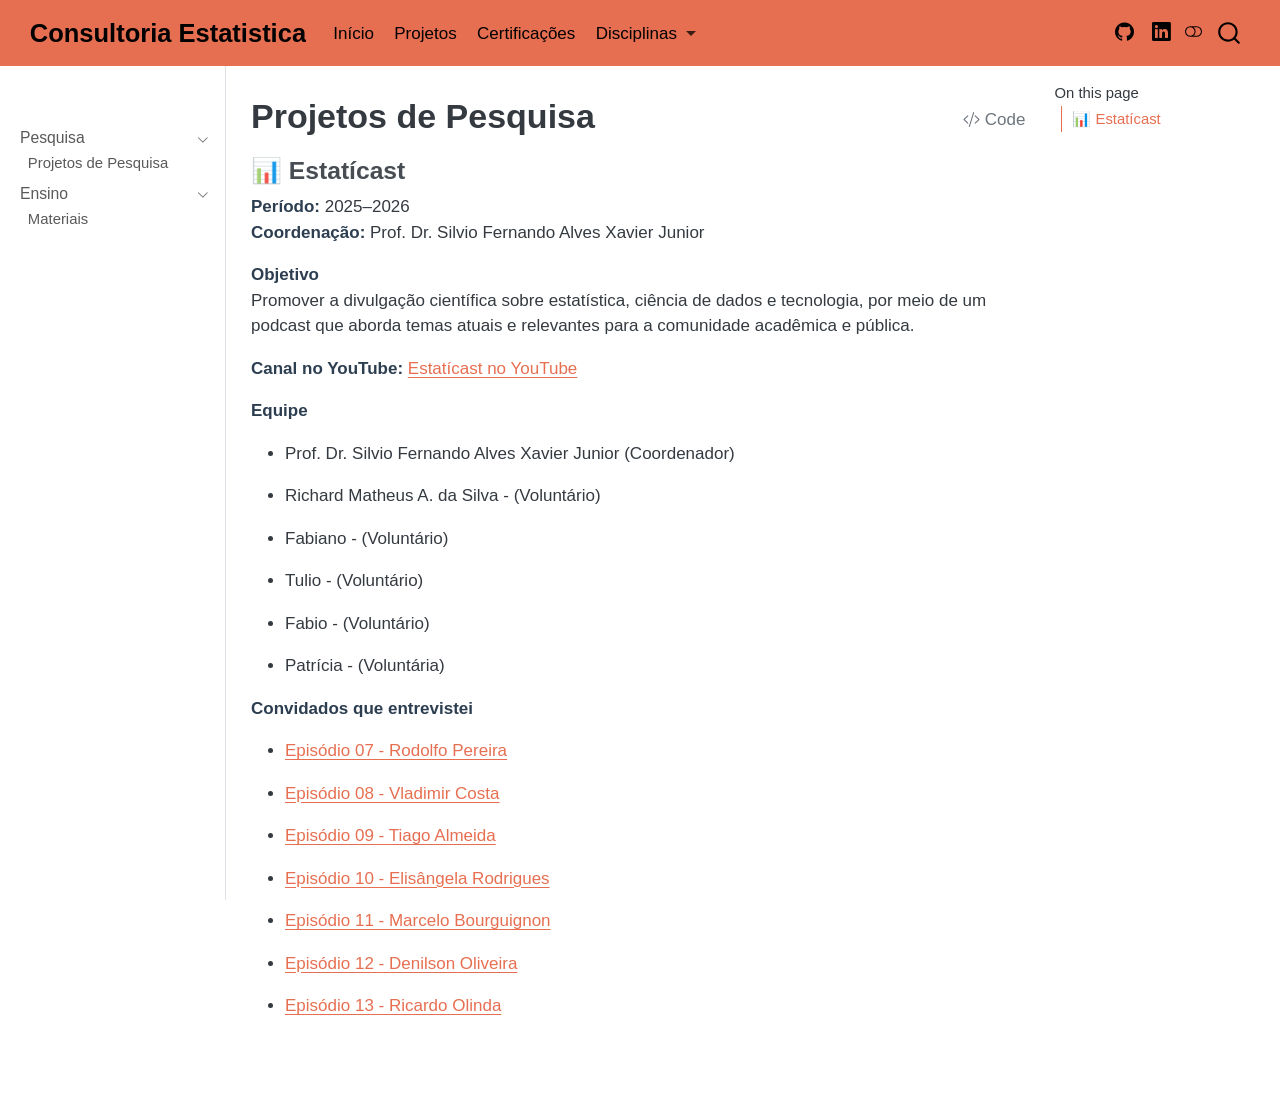
<file: docs/projeto2.html>
<!DOCTYPE html>
<html xmlns="http://www.w3.org/1999/xhtml" lang="en" xml:lang="en"><head>

<meta charset="utf-8">
<meta name="generator" content="quarto-1.9.37">

<meta name="viewport" content="width=device-width, initial-scale=1.0, user-scalable=yes">


<title>Projetos de Pesquisa – Consultoria Estatistica</title>
<style>
/* Default styles provided by pandoc.
** See https://pandoc.org/MANUAL.html#variables-for-html for config info.
*/
code{white-space: pre-wrap;}
span.smallcaps{font-variant: small-caps;}
div.columns{display: flex; gap: min(4vw, 1.5em);}
div.column{flex: auto; overflow-x: auto;}
div.hanging-indent{margin-left: 1.5em; text-indent: -1.5em;}
ul.task-list{list-style: none;}
ul.task-list li input[type="checkbox"] {
  width: 0.8em;
  margin: 0 0.8em 0.2em -1em; /* quarto-specific, see https://github.com/quarto-dev/quarto-cli/issues/4556 */ 
  vertical-align: middle;
}
/* CSS for syntax highlighting */
html { -webkit-text-size-adjust: 100%; }
pre > code.sourceCode { white-space: pre; position: relative; }
pre > code.sourceCode > span { display: inline-block; line-height: 1.25; }
pre > code.sourceCode > span:empty { height: 1.2em; }
.sourceCode { overflow: visible; }
code.sourceCode > span { color: inherit; text-decoration: inherit; }
div.sourceCode { margin: 1em 0; }
pre.sourceCode { margin: 0; }
@media screen {
div.sourceCode { overflow: auto; }
}
@media print {
pre > code.sourceCode { white-space: pre-wrap; }
pre > code.sourceCode > span { text-indent: -5em; padding-left: 5em; }
}
pre.numberSource code
  { counter-reset: source-line 0; }
pre.numberSource code > span
  { position: relative; left: -4em; counter-increment: source-line; }
pre.numberSource code > span > a:first-child::before
  { content: counter(source-line);
    position: relative; left: -1em; text-align: right; vertical-align: baseline;
    border: none; display: inline-block;
    -webkit-touch-callout: none; -webkit-user-select: none;
    -khtml-user-select: none; -moz-user-select: none;
    -ms-user-select: none; user-select: none;
    padding: 0 4px; width: 4em;
  }
pre.numberSource { margin-left: 3em;  padding-left: 4px; }
div.sourceCode
  {   }
@media screen {
pre > code.sourceCode > span > a:first-child::before { text-decoration: underline; }
}
</style>


<script src="site_libs/quarto-nav/quarto-nav.js"></script>
<script src="site_libs/quarto-nav/headroom.min.js"></script>
<script src="site_libs/clipboard/clipboard.min.js"></script>
<script src="site_libs/quarto-search/autocomplete.umd.js"></script>
<script src="site_libs/quarto-search/fuse.min.js"></script>
<script src="site_libs/quarto-search/quarto-search.js"></script>
<meta name="quarto:offset" content="./">
<script src="site_libs/quarto-html/quarto.js" type="module"></script>
<script src="site_libs/quarto-html/tabsets/tabsets.js" type="module"></script>
<script src="site_libs/quarto-html/popper.min.js"></script>
<script src="site_libs/quarto-html/tippy.umd.min.js"></script>
<script src="site_libs/quarto-html/anchor.min.js"></script>
<link href="site_libs/quarto-html/tippy.css" rel="stylesheet">
<link href="site_libs/quarto-html/quarto-syntax-highlighting-7f8f88aac4f3542376d5c11b86a4c14d.css" rel="stylesheet" class="quarto-color-scheme" id="quarto-text-highlighting-styles">
<link href="site_libs/quarto-html/quarto-syntax-highlighting-dark-d0ae9245876894da5ac7e18953ecc5cc.css" rel="stylesheet" class="quarto-color-scheme quarto-color-alternate" id="quarto-text-highlighting-styles">
<link href="site_libs/quarto-html/quarto-syntax-highlighting-7f8f88aac4f3542376d5c11b86a4c14d.css" rel="stylesheet" class="quarto-color-scheme-extra" id="quarto-text-highlighting-styles">
<script src="site_libs/bootstrap/bootstrap.min.js"></script>
<link href="site_libs/bootstrap/bootstrap-icons.css" rel="stylesheet">
<link href="site_libs/bootstrap/bootstrap-0a05fd67ed43898c428822ea236e73f6.min.css" rel="stylesheet" append-hash="true" class="quarto-color-scheme" id="quarto-bootstrap" data-mode="light">
<link href="site_libs/bootstrap/bootstrap-dark-cb677effa692d9e0660929302b75db8b.min.css" rel="stylesheet" append-hash="true" class="quarto-color-scheme quarto-color-alternate" id="quarto-bootstrap" data-mode="dark">
<link href="site_libs/bootstrap/bootstrap-0a05fd67ed43898c428822ea236e73f6.min.css" rel="stylesheet" append-hash="true" class="quarto-color-scheme-extra" id="quarto-bootstrap" data-mode="light">
<script id="quarto-search-options" type="application/json">{
  "location": "navbar",
  "copy-button": false,
  "collapse-after": 3,
  "panel-placement": "end",
  "type": "overlay",
  "limit": 50,
  "keyboard-shortcut": [
    "f",
    "/",
    "s"
  ],
  "show-item-context": false,
  "language": {
    "search-no-results-text": "No results",
    "search-matching-documents-text": "matching documents",
    "search-copy-link-title": "Copy link to search",
    "search-hide-matches-text": "Hide additional matches",
    "search-more-match-text": "more match in this document",
    "search-more-matches-text": "more matches in this document",
    "search-clear-button-title": "Clear",
    "search-text-placeholder": "",
    "search-detached-cancel-button-title": "Cancel",
    "search-submit-button-title": "Submit",
    "search-label": "Search"
  }
}</script>


<link rel="stylesheet" href="styles.css">
</head>

<body class="nav-sidebar docked nav-fixed quarto-light"><script id="quarto-html-before-body" type="application/javascript">
    const toggleBodyColorMode = (bsSheetEl) => {
      const mode = bsSheetEl.getAttribute("data-mode");
      const bodyEl = window.document.querySelector("body");
      if (mode === "dark") {
        bodyEl.classList.add("quarto-dark");
        bodyEl.classList.remove("quarto-light");
      } else {
        bodyEl.classList.add("quarto-light");
        bodyEl.classList.remove("quarto-dark");
      }
    }
    const toggleBodyColorPrimary = () => {
      const bsSheetEl = window.document.querySelector("link#quarto-bootstrap:not([rel=disabled-stylesheet])");
      if (bsSheetEl) {
        toggleBodyColorMode(bsSheetEl);
      }
    }
    const setColorSchemeToggle = (alternate) => {
      const toggles = window.document.querySelectorAll('.quarto-color-scheme-toggle');
      for (let i=0; i < toggles.length; i++) {
        const toggle = toggles[i];
        if (toggle) {
          if (alternate) {
            toggle.classList.add("alternate");
          } else {
            toggle.classList.remove("alternate");
          }
        }
      }
    };
    const toggleColorMode = (alternate) => {
      // Switch the stylesheets
      const primaryStylesheets = window.document.querySelectorAll('link.quarto-color-scheme:not(.quarto-color-alternate)');
      const alternateStylesheets = window.document.querySelectorAll('link.quarto-color-scheme.quarto-color-alternate');
      manageTransitions('#quarto-margin-sidebar .nav-link', false);
      if (alternate) {
        // note: dark is layered on light, we don't disable primary!
        enableStylesheet(alternateStylesheets);
        for (const sheetNode of alternateStylesheets) {
          if (sheetNode.id === "quarto-bootstrap") {
            toggleBodyColorMode(sheetNode);
          }
        }
      } else {
        disableStylesheet(alternateStylesheets);
        enableStylesheet(primaryStylesheets)
        toggleBodyColorPrimary();
      }
      manageTransitions('#quarto-margin-sidebar .nav-link', true);
      // Switch the toggles
      setColorSchemeToggle(alternate)
      // Hack to workaround the fact that safari doesn't
      // properly recolor the scrollbar when toggling (#1455)
      if (navigator.userAgent.indexOf('Safari') > 0 && navigator.userAgent.indexOf('Chrome') == -1) {
        manageTransitions("body", false);
        window.scrollTo(0, 1);
        setTimeout(() => {
          window.scrollTo(0, 0);
          manageTransitions("body", true);
        }, 40);
      }
    }
    const disableStylesheet = (stylesheets) => {
      for (let i=0; i < stylesheets.length; i++) {
        const stylesheet = stylesheets[i];
        stylesheet.rel = 'disabled-stylesheet';
      }
    }
    const enableStylesheet = (stylesheets) => {
      for (let i=0; i < stylesheets.length; i++) {
        const stylesheet = stylesheets[i];
        if(stylesheet.rel !== 'stylesheet') { // for Chrome, which will still FOUC without this check
          stylesheet.rel = 'stylesheet';
        }
      }
    }
    const manageTransitions = (selector, allowTransitions) => {
      const els = window.document.querySelectorAll(selector);
      for (let i=0; i < els.length; i++) {
        const el = els[i];
        if (allowTransitions) {
          el.classList.remove('notransition');
        } else {
          el.classList.add('notransition');
        }
      }
    }
    const isFileUrl = () => {
      return window.location.protocol === 'file:';
    }
    const hasAlternateSentinel = () => {
      let styleSentinel = getColorSchemeSentinel();
      if (styleSentinel !== null) {
        return styleSentinel === "alternate";
      } else {
        return false;
      }
    }
    const setStyleSentinel = (alternate) => {
      const value = alternate ? "alternate" : "default";
      if (!isFileUrl()) {
        window.localStorage.setItem("quarto-color-scheme", value);
      } else {
        localAlternateSentinel = value;
      }
    }
    const getColorSchemeSentinel = () => {
      if (!isFileUrl()) {
        const storageValue = window.localStorage.getItem("quarto-color-scheme");
        return storageValue != null ? storageValue : localAlternateSentinel;
      } else {
        return localAlternateSentinel;
      }
    }
    const toggleGiscusIfUsed = (isAlternate, darkModeDefault) => {
      const baseTheme = document.querySelector('#giscus-base-theme')?.value ?? 'light';
      const alternateTheme = document.querySelector('#giscus-alt-theme')?.value ?? 'dark';
      let newTheme = '';
      if(authorPrefersDark) {
        newTheme = isAlternate ? baseTheme : alternateTheme;
      } else {
        newTheme = isAlternate ? alternateTheme : baseTheme;
      }
      const changeGiscusTheme = () => {
        // From: https://github.com/giscus/giscus/issues/336
        const sendMessage = (message) => {
          const iframe = document.querySelector('iframe.giscus-frame');
          if (!iframe) return;
          iframe.contentWindow.postMessage({ giscus: message }, 'https://giscus.app');
        }
        sendMessage({
          setConfig: {
            theme: newTheme
          }
        });
      }
      const isGiscussLoaded = window.document.querySelector('iframe.giscus-frame') !== null;
      if (isGiscussLoaded) {
        changeGiscusTheme();
      }
    };
    const authorPrefersDark = false;
    const darkModeDefault = authorPrefersDark;
      document.querySelector('link#quarto-text-highlighting-styles.quarto-color-scheme-extra').rel = 'disabled-stylesheet';
      document.querySelector('link#quarto-bootstrap.quarto-color-scheme-extra').rel = 'disabled-stylesheet';
    let localAlternateSentinel = darkModeDefault ? 'alternate' : 'default';
    // Dark / light mode switch
    window.quartoToggleColorScheme = () => {
      // Read the current dark / light value
      let toAlternate = !hasAlternateSentinel();
      toggleColorMode(toAlternate);
      setStyleSentinel(toAlternate);
      toggleGiscusIfUsed(toAlternate, darkModeDefault);
      window.dispatchEvent(new Event('resize'));
    };
    // Switch to dark mode if need be
    if (hasAlternateSentinel()) {
      toggleColorMode(true);
    } else {
      toggleColorMode(false);
    }
  </script>

<div id="quarto-search-results"></div>
  <header id="quarto-header" class="headroom fixed-top">
    <nav class="navbar navbar-expand-lg " data-bs-theme="dark">
      <div class="navbar-container container-fluid">
      <div class="navbar-brand-container mx-auto">
    <a class="navbar-brand" href="./index.html">
    <span class="navbar-title">Consultoria Estatistica</span>
    </a>
  </div>
            <div id="quarto-search" class="" title="Search"></div>
          <button class="navbar-toggler" type="button" data-bs-toggle="collapse" data-bs-target="#navbarCollapse" aria-controls="navbarCollapse" role="menu" aria-expanded="false" aria-label="Toggle navigation" onclick="if (window.quartoToggleHeadroom) { window.quartoToggleHeadroom(); }">
  <span class="navbar-toggler-icon"></span>
</button>
          <div class="collapse navbar-collapse" id="navbarCollapse">
            <ul class="navbar-nav navbar-nav-scroll me-auto">
  <li class="nav-item">
    <a class="nav-link" href="./pagina_inicial.html"> 
<span class="menu-text">Início</span></a>
  </li>  
  <li class="nav-item">
    <a class="nav-link active" href="./projects.html" aria-current="page"> 
<span class="menu-text">Projetos</span></a>
  </li>  
  <li class="nav-item">
    <a class="nav-link" href="./Certificados.html"> 
<span class="menu-text">Certificações</span></a>
  </li>  
  <li class="nav-item dropdown ">
    <a class="nav-link dropdown-toggle" href="#" id="nav-menu-disciplinas" role="link" data-bs-toggle="dropdown" aria-expanded="false">
 <span class="menu-text">Disciplinas</span>
    </a>
    <ul class="dropdown-menu" aria-labelledby="nav-menu-disciplinas">    
        <li>
    <a class="dropdown-item" href="./dis_consultoria.html">
 <span class="dropdown-text">Consultoria Estatística</span></a>
  </li>  
    </ul>
  </li>
</ul>
            <ul class="navbar-nav navbar-nav-scroll ms-auto">
  <li class="nav-item compact">
    <a class="nav-link" href="https://github.com/seu-usuario"> <i class="bi bi-github" role="img">
</i> 
<span class="menu-text"></span></a>
  </li>  
  <li class="nav-item compact">
    <a class="nav-link" href="https://www.linkedin.com/in/seu-usuario/"> <i class="bi bi-linkedin" role="img">
</i> 
<span class="menu-text"></span></a>
  </li>  
</ul>
          </div> <!-- /navcollapse -->
            <div class="quarto-navbar-tools">
  <a href="" class="quarto-color-scheme-toggle quarto-navigation-tool  px-1" onclick="window.quartoToggleColorScheme(); return false;" title="Toggle dark mode"><i class="bi"></i></a>
</div>
      </div> <!-- /container-fluid -->
    </nav>
  <nav class="quarto-secondary-nav">
    <div class="container-fluid d-flex">
      <button type="button" class="quarto-btn-toggle btn" data-bs-toggle="collapse" role="button" data-bs-target=".quarto-sidebar-collapse-item" aria-controls="quarto-sidebar" aria-expanded="false" aria-label="Toggle sidebar navigation" onclick="if (window.quartoToggleHeadroom) { window.quartoToggleHeadroom(); }">
        <i class="bi bi-layout-text-sidebar-reverse"></i>
      </button>
        <nav class="quarto-page-breadcrumbs" aria-label="breadcrumb"><ol class="breadcrumb"><li class="breadcrumb-item">Projetos de Pesquisa</li></ol></nav>
        <a class="flex-grow-1" role="navigation" data-bs-toggle="collapse" data-bs-target=".quarto-sidebar-collapse-item" aria-controls="quarto-sidebar" aria-expanded="false" aria-label="Toggle sidebar navigation" onclick="if (window.quartoToggleHeadroom) { window.quartoToggleHeadroom(); }">      
        </a>
      <button type="button" class="btn quarto-search-button" aria-label="Search" onclick="window.quartoOpenSearch();">
        <i class="bi bi-search"></i>
      </button>
    </div>
  </nav>
</header>
<!-- content -->
<div id="quarto-content" class="quarto-container page-columns page-rows-contents page-layout-article page-navbar">
<!-- sidebar -->
  <nav id="quarto-sidebar" class="sidebar collapse collapse-horizontal quarto-sidebar-collapse-item sidebar-navigation docked overflow-auto">
        <div class="mt-2 flex-shrink-0 align-items-center">
        <div class="sidebar-search">
        <div id="quarto-search" class="" title="Search"></div>
        </div>
        </div>
    <div class="sidebar-menu-container"> 
    <ul class="list-unstyled mt-1">
        <li class="sidebar-item sidebar-item-section">
      <div class="sidebar-item-container"> 
            <a class="sidebar-item-text sidebar-link text-start" data-bs-toggle="collapse" data-bs-target="#quarto-sidebar-section-1" role="navigation" aria-expanded="true">
 <span class="menu-text">Pesquisa</span></a>
          <a class="sidebar-item-toggle text-start" data-bs-toggle="collapse" data-bs-target="#quarto-sidebar-section-1" role="navigation" aria-expanded="true" aria-label="Toggle section">
            <i class="bi bi-chevron-right ms-2"></i>
          </a> 
      </div>
      <ul id="quarto-sidebar-section-1" class="collapse list-unstyled sidebar-section depth1 show">  
          <li class="sidebar-item">
  <div class="sidebar-item-container"> 
  <a href="./projects.html" class="sidebar-item-text sidebar-link">
 <span class="menu-text">Projetos de Pesquisa</span></a>
  </div>
</li>
      </ul>
  </li>
        <li class="sidebar-item sidebar-item-section">
      <div class="sidebar-item-container"> 
            <a class="sidebar-item-text sidebar-link text-start" data-bs-toggle="collapse" data-bs-target="#quarto-sidebar-section-2" role="navigation" aria-expanded="true">
 <span class="menu-text">Ensino</span></a>
          <a class="sidebar-item-toggle text-start" data-bs-toggle="collapse" data-bs-target="#quarto-sidebar-section-2" role="navigation" aria-expanded="true" aria-label="Toggle section">
            <i class="bi bi-chevron-right ms-2"></i>
          </a> 
      </div>
      <ul id="quarto-sidebar-section-2" class="collapse list-unstyled sidebar-section depth1 show">  
          <li class="sidebar-item">
  <div class="sidebar-item-container"> 
  <a href="./materials.html" class="sidebar-item-text sidebar-link">
 <span class="menu-text">Materiais</span></a>
  </div>
</li>
      </ul>
  </li>
    </ul>
    </div>
</nav>
<div id="quarto-sidebar-glass" class="quarto-sidebar-collapse-item" data-bs-toggle="collapse" data-bs-target=".quarto-sidebar-collapse-item"></div>
<!-- margin-sidebar -->
    <div id="quarto-margin-sidebar" class="sidebar margin-sidebar">
        <nav id="TOC" role="doc-toc" class="toc-active">
    <h2 id="toc-title">On this page</h2>
   
  <ul>
  <li><a href="#estatícast" id="toc-estatícast" class="nav-link active" data-scroll-target="#estatícast">📊 Estatícast</a></li>
  </ul>
</nav>
    </div>
<!-- main -->
<main class="content" id="quarto-document-content">


<header id="title-block-header" class="quarto-title-block default">
<div class="quarto-title">
<div class="quarto-title-block"><div><h1 class="title">Projetos de Pesquisa</h1><button type="button" class="btn code-tools-button" id="quarto-code-tools-source"><i class="bi"></i> Code</button></div></div>
</div>



<div class="quarto-title-meta">

    
  
    
  </div>
  


</header>


<section id="estatícast" class="level3 project">
<h3 class="anchored" data-anchor-id="estatícast">📊 Estatícast</h3>
<p><strong>Período:</strong> 2025–2026<br>
<strong>Coordenação:</strong> Prof.&nbsp;Dr.&nbsp;Silvio Fernando Alves Xavier Junior</p>
<p><strong>Objetivo</strong><br>
Promover a divulgação científica sobre estatística, ciência de dados e tecnologia, por meio de um podcast que aborda temas atuais e relevantes para a comunidade acadêmica e pública.</p>
<p><strong>Canal no YouTube:</strong> <a href="https://www.youtube.com/@estaticast8384" target="_blank">Estatícast no YouTube</a></p>
<p><strong>Equipe</strong></p>
<ul>
<li><p>Prof.&nbsp;Dr.&nbsp;Silvio Fernando Alves Xavier Junior (Coordenador)</p></li>
<li><p>Richard Matheus A. da Silva - (Voluntário)</p></li>
<li><p>Fabiano - (Voluntário)</p></li>
<li><p>Tulio - (Voluntário)</p></li>
<li><p>Fabio - (Voluntário)</p></li>
<li><p>Patrícia - (Voluntária)</p></li>
</ul>
<p><strong>Convidados que entrevistei</strong></p>
<ul>
<li><p><a href="https://www.youtube.com/watch?v=nXrmUyaqHoA&amp;t=00s" target="_blank">Episódio 07 - Rodolfo Pereira</a></p></li>
<li><p><a href="https://www.youtube.com/watch?v=HAP91TrarWk&amp;t=00s" target="_blank">Episódio 08 - Vladimir Costa</a></p></li>
<li><p><a href="https://www.youtube.com/watch?v=OudPSyoLVvw&amp;t=00s" target="_blank">Episódio 09 - Tiago Almeida</a></p></li>
<li><p><a href="https://www.youtube.com/watch?v=aANAglEJghc&amp;t=00s" target="_blank">Episódio 10 - Elisângela Rodrigues</a></p></li>
<li><p><a href="https://www.youtube.com/watch?v=k_GGWUchsDw&amp;t=00s" target="_blank">Episódio 11 - Marcelo Bourguignon</a></p></li>
<li><p><a href="https://www.youtube.com/watch?v=OtdiO65ytNU&amp;t=00s" target="_blank">Episódio 12 - Denilson Oliveira</a></p></li>
<li><p><a href="https://www.youtube.com/watch?v=FjoNEfYzkl4&amp;t=00s" target="_blank">Episódio 13 - Ricardo Olinda</a></p></li>
</ul>
</section>


<!-- -->


</main> <!-- /main -->
<script id="quarto-html-after-body" type="application/javascript">
  window.document.addEventListener("DOMContentLoaded", function (event) {
    // Ensure there is a toggle, if there isn't float one in the top right
    if (window.document.querySelector('.quarto-color-scheme-toggle') === null) {
      const a = window.document.createElement('a');
      a.classList.add('top-right');
      a.classList.add('quarto-color-scheme-toggle');
      a.href = "";
      a.onclick = function() { try { window.quartoToggleColorScheme(); } catch {} return false; };
      const i = window.document.createElement("i");
      i.classList.add('bi');
      a.appendChild(i);
      window.document.body.appendChild(a);
    }
    setColorSchemeToggle(hasAlternateSentinel())
    const icon = "";
    const anchorJS = new window.AnchorJS();
    anchorJS.options = {
      placement: 'right',
      icon: icon
    };
    anchorJS.add('.anchored');
    const isCodeAnnotation = (el) => {
      for (const clz of el.classList) {
        if (clz.startsWith('code-annotation-')) {                     
          return true;
        }
      }
      return false;
    }
    const onCopySuccess = function(e) {
      // button target
      const button = e.trigger;
      // don't keep focus
      button.blur();
      // flash "checked"
      button.classList.add('code-copy-button-checked');
      var currentTitle = button.getAttribute("title");
      button.setAttribute("title", "Copied!");
      let tooltip;
      if (window.bootstrap) {
        button.setAttribute("data-bs-toggle", "tooltip");
        button.setAttribute("data-bs-placement", "left");
        button.setAttribute("data-bs-title", "Copied!");
        tooltip = new bootstrap.Tooltip(button, 
          { trigger: "manual", 
            customClass: "code-copy-button-tooltip",
            offset: [0, -8]});
        tooltip.show();    
      }
      setTimeout(function() {
        if (tooltip) {
          tooltip.hide();
          button.removeAttribute("data-bs-title");
          button.removeAttribute("data-bs-toggle");
          button.removeAttribute("data-bs-placement");
        }
        button.setAttribute("title", currentTitle);
        button.classList.remove('code-copy-button-checked');
      }, 1000);
      // clear code selection
      e.clearSelection();
    }
    const getTextToCopy = function(trigger) {
      const outerScaffold = trigger.parentElement.cloneNode(true);
      const codeEl = outerScaffold.querySelector('code');
      for (const childEl of codeEl.children) {
        if (isCodeAnnotation(childEl)) {
          childEl.remove();
        }
      }
      return codeEl.innerText;
    }
    const clipboard = new window.ClipboardJS('.code-copy-button:not([data-in-quarto-modal])', {
      text: getTextToCopy
    });
    clipboard.on('success', onCopySuccess);
    if (window.document.getElementById('quarto-embedded-source-code-modal')) {
      const clipboardModal = new window.ClipboardJS('.code-copy-button[data-in-quarto-modal]', {
        text: getTextToCopy,
        container: window.document.getElementById('quarto-embedded-source-code-modal')
      });
      clipboardModal.on('success', onCopySuccess);
    }
    const viewSource = window.document.getElementById('quarto-view-source') ||
                       window.document.getElementById('quarto-code-tools-source');
    if (viewSource) {
      const sourceUrl = viewSource.getAttribute("data-quarto-source-url");
      viewSource.addEventListener("click", function(e) {
        if (sourceUrl) {
          // rstudio viewer pane
          if (/\bcapabilities=\b/.test(window.location)) {
            window.open(sourceUrl);
          } else {
            window.location.href = sourceUrl;
          }
        } else {
          const modal = new bootstrap.Modal(document.getElementById('quarto-embedded-source-code-modal'));
          modal.show();
        }
        return false;
      });
    }
    function toggleCodeHandler(show) {
      return function(e) {
        const detailsSrc = window.document.querySelectorAll(".cell > details > .sourceCode");
        for (let i=0; i<detailsSrc.length; i++) {
          const details = detailsSrc[i].parentElement;
          if (show) {
            details.open = true;
          } else {
            details.removeAttribute("open");
          }
        }
        const cellCodeDivs = window.document.querySelectorAll(".cell > .sourceCode");
        const fromCls = show ? "hidden" : "unhidden";
        const toCls = show ? "unhidden" : "hidden";
        for (let i=0; i<cellCodeDivs.length; i++) {
          const codeDiv = cellCodeDivs[i];
          if (codeDiv.classList.contains(fromCls)) {
            codeDiv.classList.remove(fromCls);
            codeDiv.classList.add(toCls);
          } 
        }
        return false;
      }
    }
    const hideAllCode = window.document.getElementById("quarto-hide-all-code");
    if (hideAllCode) {
      hideAllCode.addEventListener("click", toggleCodeHandler(false));
    }
    const showAllCode = window.document.getElementById("quarto-show-all-code");
    if (showAllCode) {
      showAllCode.addEventListener("click", toggleCodeHandler(true));
    }
      var localhostRegex = new RegExp(/^(?:http|https):\/\/localhost\:?[0-9]*\//);
      var mailtoRegex = new RegExp(/^mailto:/);
        var filterRegex = new RegExp('/' + window.location.host + '/');
      var isInternal = (href) => {
          return filterRegex.test(href) || localhostRegex.test(href) || mailtoRegex.test(href);
      }
      // Inspect non-navigation links and adorn them if external
     var links = window.document.querySelectorAll('a[href]:not(.nav-link):not(.navbar-brand):not(.toc-action):not(.sidebar-link):not(.sidebar-item-toggle):not(.pagination-link):not(.no-external):not([aria-hidden]):not(.dropdown-item):not(.quarto-navigation-tool):not(.about-link)');
      for (var i=0; i<links.length; i++) {
        const link = links[i];
        if (!isInternal(link.href)) {
          // undo the damage that might have been done by quarto-nav.js in the case of
          // links that we want to consider external
          if (link.dataset.originalHref !== undefined) {
            link.href = link.dataset.originalHref;
          }
        }
      }
    function tippyHover(el, contentFn, onTriggerFn, onUntriggerFn) {
      const config = {
        allowHTML: true,
        maxWidth: 500,
        delay: 100,
        arrow: false,
        appendTo: function(el) {
            return el.parentElement;
        },
        interactive: true,
        interactiveBorder: 10,
        theme: 'quarto',
        placement: 'bottom-start',
      };
      if (contentFn) {
        config.content = contentFn;
      }
      if (onTriggerFn) {
        config.onTrigger = onTriggerFn;
      }
      if (onUntriggerFn) {
        config.onUntrigger = onUntriggerFn;
      }
      window.tippy(el, config); 
    }
    const noterefs = window.document.querySelectorAll('a[role="doc-noteref"]');
    for (var i=0; i<noterefs.length; i++) {
      const ref = noterefs[i];
      tippyHover(ref, function() {
        // use id or data attribute instead here
        let href = ref.getAttribute('data-footnote-href') || ref.getAttribute('href');
        try { href = new URL(href).hash; } catch {}
        const id = href.replace(/^#\/?/, "");
        const note = window.document.getElementById(id);
        if (note) {
          return note.innerHTML;
        } else {
          return "";
        }
      });
    }
    const xrefs = window.document.querySelectorAll('a.quarto-xref');
    const processXRef = (id, note) => {
      // Strip column container classes
      const stripColumnClz = (el) => {
        el.classList.remove("page-full", "page-columns");
        if (el.children) {
          for (const child of el.children) {
            stripColumnClz(child);
          }
        }
      }
      stripColumnClz(note)
      if (id === null || id.startsWith('sec-')) {
        // Special case sections, only their first couple elements
        const container = document.createElement("div");
        if (note.children && note.children.length > 2) {
          container.appendChild(note.children[0].cloneNode(true));
          for (let i = 1; i < note.children.length; i++) {
            const child = note.children[i];
            if (child.tagName === "P" && child.innerText === "") {
              continue;
            } else {
              container.appendChild(child.cloneNode(true));
              break;
            }
          }
          if (window.Quarto?.typesetMath) {
            window.Quarto.typesetMath(container);
          }
          return container.innerHTML
        } else {
          if (window.Quarto?.typesetMath) {
            window.Quarto.typesetMath(note);
          }
          return note.innerHTML;
        }
      } else {
        // Remove any anchor links if they are present
        const anchorLink = note.querySelector('a.anchorjs-link');
        if (anchorLink) {
          anchorLink.remove();
        }
        if (window.Quarto?.typesetMath) {
          window.Quarto.typesetMath(note);
        }
        if (note.classList.contains("callout")) {
          return note.outerHTML;
        } else {
          return note.innerHTML;
        }
      }
    }
    for (var i=0; i<xrefs.length; i++) {
      const xref = xrefs[i];
      tippyHover(xref, undefined, function(instance) {
        instance.disable();
        let url = xref.getAttribute('href');
        let hash = undefined; 
        if (url.startsWith('#')) {
          hash = url;
        } else {
          try { hash = new URL(url).hash; } catch {}
        }
        if (hash) {
          const id = hash.replace(/^#\/?/, "");
          const note = window.document.getElementById(id);
          if (note !== null) {
            try {
              const html = processXRef(id, note.cloneNode(true));
              instance.setContent(html);
            } finally {
              instance.enable();
              instance.show();
            }
          } else {
            // See if we can fetch this
            fetch(url.split('#')[0])
            .then(res => res.text())
            .then(html => {
              const parser = new DOMParser();
              const htmlDoc = parser.parseFromString(html, "text/html");
              const note = htmlDoc.getElementById(id);
              if (note !== null) {
                const html = processXRef(id, note);
                instance.setContent(html);
              } 
            }).finally(() => {
              instance.enable();
              instance.show();
            });
          }
        } else {
          // See if we can fetch a full url (with no hash to target)
          // This is a special case and we should probably do some content thinning / targeting
          fetch(url)
          .then(res => res.text())
          .then(html => {
            const parser = new DOMParser();
            const htmlDoc = parser.parseFromString(html, "text/html");
            const note = htmlDoc.querySelector('main.content');
            if (note !== null) {
              // This should only happen for chapter cross references
              // (since there is no id in the URL)
              // remove the first header
              if (note.children.length > 0 && note.children[0].tagName === "HEADER") {
                note.children[0].remove();
              }
              const html = processXRef(null, note);
              instance.setContent(html);
            } 
          }).finally(() => {
            instance.enable();
            instance.show();
          });
        }
      }, function(instance) {
      });
    }
        let selectedAnnoteEl;
        const selectorForAnnotation = ( cell, annotation) => {
          let cellAttr = 'data-code-cell="' + cell + '"';
          let lineAttr = 'data-code-annotation="' +  annotation + '"';
          const selector = 'span[' + cellAttr + '][' + lineAttr + ']';
          return selector;
        }
        const selectCodeLines = (annoteEl) => {
          const doc = window.document;
          const targetCell = annoteEl.getAttribute("data-target-cell");
          const targetAnnotation = annoteEl.getAttribute("data-target-annotation");
          const annoteSpan = window.document.querySelector(selectorForAnnotation(targetCell, targetAnnotation));
          const lines = annoteSpan.getAttribute("data-code-lines").split(",");
          const lineIds = lines.map((line) => {
            return targetCell + "-" + line;
          })
          let top = null;
          let height = null;
          let parent = null;
          if (lineIds.length > 0) {
              //compute the position of the single el (top and bottom and make a div)
              const el = window.document.getElementById(lineIds[0]);
              top = el.offsetTop;
              height = el.offsetHeight;
              parent = el.parentElement.parentElement;
            if (lineIds.length > 1) {
              const lastEl = window.document.getElementById(lineIds[lineIds.length - 1]);
              const bottom = lastEl.offsetTop + lastEl.offsetHeight;
              height = bottom - top;
            }
            if (top !== null && height !== null && parent !== null) {
              // cook up a div (if necessary) and position it 
              let div = window.document.getElementById("code-annotation-line-highlight");
              if (div === null) {
                div = window.document.createElement("div");
                div.setAttribute("id", "code-annotation-line-highlight");
                div.style.position = 'absolute';
                parent.appendChild(div);
              }
              div.style.top = top - 2 + "px";
              div.style.height = height + 4 + "px";
              div.style.left = 0;
              let gutterDiv = window.document.getElementById("code-annotation-line-highlight-gutter");
              if (gutterDiv === null) {
                gutterDiv = window.document.createElement("div");
                gutterDiv.setAttribute("id", "code-annotation-line-highlight-gutter");
                gutterDiv.style.position = 'absolute';
                const codeCell = window.document.getElementById(targetCell);
                const gutter = codeCell.querySelector('.code-annotation-gutter');
                gutter.appendChild(gutterDiv);
              }
              gutterDiv.style.top = top - 2 + "px";
              gutterDiv.style.height = height + 4 + "px";
            }
            selectedAnnoteEl = annoteEl;
          }
        };
        const unselectCodeLines = () => {
          const elementsIds = ["code-annotation-line-highlight", "code-annotation-line-highlight-gutter"];
          elementsIds.forEach((elId) => {
            const div = window.document.getElementById(elId);
            if (div) {
              div.remove();
            }
          });
          selectedAnnoteEl = undefined;
        };
          // Handle positioning of the toggle
      window.addEventListener(
        "resize",
        throttle(() => {
          elRect = undefined;
          if (selectedAnnoteEl) {
            selectCodeLines(selectedAnnoteEl);
          }
        }, 10)
      );
      function throttle(fn, ms) {
      let throttle = false;
      let timer;
        return (...args) => {
          if(!throttle) { // first call gets through
              fn.apply(this, args);
              throttle = true;
          } else { // all the others get throttled
              if(timer) clearTimeout(timer); // cancel #2
              timer = setTimeout(() => {
                fn.apply(this, args);
                timer = throttle = false;
              }, ms);
          }
        };
      }
        // Attach click handler to the DT
        const annoteDls = window.document.querySelectorAll('dt[data-target-cell]');
        for (const annoteDlNode of annoteDls) {
          annoteDlNode.addEventListener('click', (event) => {
            const clickedEl = event.target;
            if (clickedEl !== selectedAnnoteEl) {
              unselectCodeLines();
              const activeEl = window.document.querySelector('dt[data-target-cell].code-annotation-active');
              if (activeEl) {
                activeEl.classList.remove('code-annotation-active');
              }
              selectCodeLines(clickedEl);
              clickedEl.classList.add('code-annotation-active');
            } else {
              // Unselect the line
              unselectCodeLines();
              clickedEl.classList.remove('code-annotation-active');
            }
          });
        }
    const findCites = (el) => {
      const parentEl = el.parentElement;
      if (parentEl) {
        const cites = parentEl.dataset.cites;
        if (cites) {
          return {
            el,
            cites: cites.split(' ')
          };
        } else {
          return findCites(el.parentElement)
        }
      } else {
        return undefined;
      }
    };
    var bibliorefs = window.document.querySelectorAll('a[role="doc-biblioref"]');
    for (var i=0; i<bibliorefs.length; i++) {
      const ref = bibliorefs[i];
      const citeInfo = findCites(ref);
      if (citeInfo) {
        tippyHover(citeInfo.el, function() {
          var popup = window.document.createElement('div');
          citeInfo.cites.forEach(function(cite) {
            var citeDiv = window.document.createElement('div');
            citeDiv.classList.add('hanging-indent');
            citeDiv.classList.add('csl-entry');
            var biblioDiv = window.document.getElementById('ref-' + cite);
            if (biblioDiv) {
              citeDiv.innerHTML = biblioDiv.innerHTML;
            }
            popup.appendChild(citeDiv);
          });
          return popup.innerHTML;
        });
      }
    }
  });
  </script><div class="modal fade" id="quarto-embedded-source-code-modal" tabindex="-1" aria-labelledby="quarto-embedded-source-code-modal-label" aria-hidden="true"><div class="modal-dialog modal-dialog-scrollable"><div class="modal-content"><div class="modal-header"><h5 class="modal-title" id="quarto-embedded-source-code-modal-label">Source Code</h5><button class="btn-close" data-bs-dismiss="modal"></button></div><div class="modal-body"><div class="">
<div class="code-copy-outer-scaffold"><div class="sourceCode" id="cb1" data-shortcodes="false"><pre class="sourceCode markdown code-with-copy"><code class="sourceCode markdown"><span id="cb1-1"><a href="#cb1-1" aria-hidden="true" tabindex="-1"></a><span class="co">---</span></span>
<span id="cb1-2"><a href="#cb1-2" aria-hidden="true" tabindex="-1"></a><span class="an">title:</span><span class="co"> "Projetos de Pesquisa"</span></span>
<span id="cb1-3"><a href="#cb1-3" aria-hidden="true" tabindex="-1"></a><span class="an">format:</span></span>
<span id="cb1-4"><a href="#cb1-4" aria-hidden="true" tabindex="-1"></a><span class="co">  html:</span></span>
<span id="cb1-5"><a href="#cb1-5" aria-hidden="true" tabindex="-1"></a><span class="co">    css: styles.css</span></span>
<span id="cb1-6"><a href="#cb1-6" aria-hidden="true" tabindex="-1"></a><span class="co">---</span></span>
<span id="cb1-7"><a href="#cb1-7" aria-hidden="true" tabindex="-1"></a></span>
<span id="cb1-8"><a href="#cb1-8" aria-hidden="true" tabindex="-1"></a>::: project</span>
<span id="cb1-9"><a href="#cb1-9" aria-hidden="true" tabindex="-1"></a></span>
<span id="cb1-10"><a href="#cb1-10" aria-hidden="true" tabindex="-1"></a><span class="fu">### 📊 Estatícast</span></span>
<span id="cb1-11"><a href="#cb1-11" aria-hidden="true" tabindex="-1"></a></span>
<span id="cb1-12"><a href="#cb1-12" aria-hidden="true" tabindex="-1"></a>**Período:** 2025–2026  </span>
<span id="cb1-13"><a href="#cb1-13" aria-hidden="true" tabindex="-1"></a>**Coordenação:** Prof. Dr. Silvio Fernando Alves Xavier Junior  </span>
<span id="cb1-14"><a href="#cb1-14" aria-hidden="true" tabindex="-1"></a></span>
<span id="cb1-15"><a href="#cb1-15" aria-hidden="true" tabindex="-1"></a>**Objetivo**  </span>
<span id="cb1-16"><a href="#cb1-16" aria-hidden="true" tabindex="-1"></a>Promover a divulgação científica sobre estatística, ciência de dados e tecnologia, por meio de um podcast que aborda temas atuais e relevantes para a comunidade acadêmica e pública.</span>
<span id="cb1-17"><a href="#cb1-17" aria-hidden="true" tabindex="-1"></a></span>
<span id="cb1-18"><a href="#cb1-18" aria-hidden="true" tabindex="-1"></a></span>
<span id="cb1-19"><a href="#cb1-19" aria-hidden="true" tabindex="-1"></a>**Canal no YouTube:** <span class="co">[</span><span class="ot">Estatícast no YouTube</span><span class="co">](https://www.youtube.com/@estaticast8384)</span>{target="_blank"}</span>
<span id="cb1-20"><a href="#cb1-20" aria-hidden="true" tabindex="-1"></a></span>
<span id="cb1-21"><a href="#cb1-21" aria-hidden="true" tabindex="-1"></a></span>
<span id="cb1-22"><a href="#cb1-22" aria-hidden="true" tabindex="-1"></a>**Equipe**</span>
<span id="cb1-23"><a href="#cb1-23" aria-hidden="true" tabindex="-1"></a></span>
<span id="cb1-24"><a href="#cb1-24" aria-hidden="true" tabindex="-1"></a><span class="ss">- </span>Prof. Dr. Silvio Fernando Alves Xavier Junior (Coordenador)</span>
<span id="cb1-25"><a href="#cb1-25" aria-hidden="true" tabindex="-1"></a></span>
<span id="cb1-26"><a href="#cb1-26" aria-hidden="true" tabindex="-1"></a><span class="ss">- </span>Richard Matheus A. da Silva - (Voluntário)</span>
<span id="cb1-27"><a href="#cb1-27" aria-hidden="true" tabindex="-1"></a></span>
<span id="cb1-28"><a href="#cb1-28" aria-hidden="true" tabindex="-1"></a><span class="ss">- </span>Fabiano - (Voluntário)</span>
<span id="cb1-29"><a href="#cb1-29" aria-hidden="true" tabindex="-1"></a></span>
<span id="cb1-30"><a href="#cb1-30" aria-hidden="true" tabindex="-1"></a><span class="ss">- </span>Tulio - (Voluntário)</span>
<span id="cb1-31"><a href="#cb1-31" aria-hidden="true" tabindex="-1"></a></span>
<span id="cb1-32"><a href="#cb1-32" aria-hidden="true" tabindex="-1"></a><span class="ss">- </span>Fabio - (Voluntário)</span>
<span id="cb1-33"><a href="#cb1-33" aria-hidden="true" tabindex="-1"></a></span>
<span id="cb1-34"><a href="#cb1-34" aria-hidden="true" tabindex="-1"></a><span class="ss">- </span>Patrícia - (Voluntária)</span>
<span id="cb1-35"><a href="#cb1-35" aria-hidden="true" tabindex="-1"></a></span>
<span id="cb1-36"><a href="#cb1-36" aria-hidden="true" tabindex="-1"></a>**Convidados que entrevistei**</span>
<span id="cb1-37"><a href="#cb1-37" aria-hidden="true" tabindex="-1"></a></span>
<span id="cb1-38"><a href="#cb1-38" aria-hidden="true" tabindex="-1"></a></span>
<span id="cb1-39"><a href="#cb1-39" aria-hidden="true" tabindex="-1"></a><span class="ss">- </span><span class="co">[</span><span class="ot">Episódio 07 - Rodolfo Pereira</span><span class="co">](https://www.youtube.com/watch?v=nXrmUyaqHoA&amp;t=00s)</span>{target="_blank"}</span>
<span id="cb1-40"><a href="#cb1-40" aria-hidden="true" tabindex="-1"></a></span>
<span id="cb1-41"><a href="#cb1-41" aria-hidden="true" tabindex="-1"></a><span class="ss">- </span><span class="co">[</span><span class="ot">Episódio 08 - Vladimir Costa</span><span class="co">](https://www.youtube.com/watch?v=HAP91TrarWk&amp;t=00s)</span>{target="_blank"}</span>
<span id="cb1-42"><a href="#cb1-42" aria-hidden="true" tabindex="-1"></a></span>
<span id="cb1-43"><a href="#cb1-43" aria-hidden="true" tabindex="-1"></a><span class="ss">- </span><span class="co">[</span><span class="ot">Episódio 09 - Tiago Almeida</span><span class="co">](https://www.youtube.com/watch?v=OudPSyoLVvw&amp;t=00s)</span>{target="_blank"}</span>
<span id="cb1-44"><a href="#cb1-44" aria-hidden="true" tabindex="-1"></a></span>
<span id="cb1-45"><a href="#cb1-45" aria-hidden="true" tabindex="-1"></a><span class="ss">- </span><span class="co">[</span><span class="ot">Episódio 10 - Elisângela Rodrigues</span><span class="co">](https://www.youtube.com/watch?v=aANAglEJghc&amp;t=00s)</span>{target="_blank"}</span>
<span id="cb1-46"><a href="#cb1-46" aria-hidden="true" tabindex="-1"></a></span>
<span id="cb1-47"><a href="#cb1-47" aria-hidden="true" tabindex="-1"></a><span class="ss">- </span><span class="co">[</span><span class="ot">Episódio 11 - Marcelo Bourguignon</span><span class="co">](https://www.youtube.com/watch?v=k_GGWUchsDw&amp;t=00s)</span>{target="_blank"}</span>
<span id="cb1-48"><a href="#cb1-48" aria-hidden="true" tabindex="-1"></a></span>
<span id="cb1-49"><a href="#cb1-49" aria-hidden="true" tabindex="-1"></a><span class="ss">- </span><span class="co">[</span><span class="ot">Episódio 12 - Denilson Oliveira</span><span class="co">](https://www.youtube.com/watch?v=OtdiO65ytNU&amp;t=00s)</span>{target="_blank"}</span>
<span id="cb1-50"><a href="#cb1-50" aria-hidden="true" tabindex="-1"></a></span>
<span id="cb1-51"><a href="#cb1-51" aria-hidden="true" tabindex="-1"></a><span class="ss">- </span><span class="co">[</span><span class="ot">Episódio 13 - Ricardo Olinda</span><span class="co">](https://www.youtube.com/watch?v=FjoNEfYzkl4&amp;t=00s)</span>{target="_blank"}</span>
<span id="cb1-52"><a href="#cb1-52" aria-hidden="true" tabindex="-1"></a></span>
<span id="cb1-53"><a href="#cb1-53" aria-hidden="true" tabindex="-1"></a>:::</span></code></pre></div><button title="Copy to Clipboard" class="code-copy-button" data-in-quarto-modal=""><i class="bi"></i></button></div>
</div></div></div></div></div>
</div> <!-- /content -->




</body></html>
</file>
<file: docs/site_libs/quarto-html/tippy.css>
.tippy-box[data-animation=fade][data-state=hidden]{opacity:0}[data-tippy-root]{max-width:calc(100vw - 10px)}.tippy-box{position:relative;background-color:#333;color:#fff;border-radius:4px;font-size:14px;line-height:1.4;white-space:normal;outline:0;transition-property:transform,visibility,opacity}.tippy-box[data-placement^=top]>.tippy-arrow{bottom:0}.tippy-box[data-placement^=top]>.tippy-arrow:before{bottom:-7px;left:0;border-width:8px 8px 0;border-top-color:initial;transform-origin:center top}.tippy-box[data-placement^=bottom]>.tippy-arrow{top:0}.tippy-box[data-placement^=bottom]>.tippy-arrow:before{top:-7px;left:0;border-width:0 8px 8px;border-bottom-color:initial;transform-origin:center bottom}.tippy-box[data-placement^=left]>.tippy-arrow{right:0}.tippy-box[data-placement^=left]>.tippy-arrow:before{border-width:8px 0 8px 8px;border-left-color:initial;right:-7px;transform-origin:center left}.tippy-box[data-placement^=right]>.tippy-arrow{left:0}.tippy-box[data-placement^=right]>.tippy-arrow:before{left:-7px;border-width:8px 8px 8px 0;border-right-color:initial;transform-origin:center right}.tippy-box[data-inertia][data-state=visible]{transition-timing-function:cubic-bezier(.54,1.5,.38,1.11)}.tippy-arrow{width:16px;height:16px;color:#333}.tippy-arrow:before{content:"";position:absolute;border-color:transparent;border-style:solid}.tippy-content{position:relative;padding:5px 9px;z-index:1}
</file>
<file: docs/site_libs/quarto-html/quarto-syntax-highlighting-7f8f88aac4f3542376d5c11b86a4c14d.css>
/* quarto syntax highlight colors */
:root {
  --quarto-hl-ot-color: #003B4F;
  --quarto-hl-at-color: #657422;
  --quarto-hl-ss-color: #20794D;
  --quarto-hl-an-color: #5E5E5E;
  --quarto-hl-fu-color: #4758AB;
  --quarto-hl-st-color: #20794D;
  --quarto-hl-cf-color: #003B4F;
  --quarto-hl-op-color: #5E5E5E;
  --quarto-hl-er-color: #AD0000;
  --quarto-hl-bn-color: #AD0000;
  --quarto-hl-al-color: #AD0000;
  --quarto-hl-va-color: #111111;
  --quarto-hl-bu-color: inherit;
  --quarto-hl-ex-color: inherit;
  --quarto-hl-pp-color: #AD0000;
  --quarto-hl-in-color: #5E5E5E;
  --quarto-hl-vs-color: #20794D;
  --quarto-hl-wa-color: #5E5E5E;
  --quarto-hl-do-color: #5E5E5E;
  --quarto-hl-im-color: #00769E;
  --quarto-hl-ch-color: #20794D;
  --quarto-hl-dt-color: #AD0000;
  --quarto-hl-fl-color: #AD0000;
  --quarto-hl-co-color: #5E5E5E;
  --quarto-hl-cv-color: #5E5E5E;
  --quarto-hl-cn-color: #8f5902;
  --quarto-hl-sc-color: #5E5E5E;
  --quarto-hl-dv-color: #AD0000;
  --quarto-hl-kw-color: #003B4F;
}

/* other quarto variables */
:root {
  --quarto-font-monospace: SFMono-Regular, Menlo, Monaco, Consolas, "Liberation Mono", "Courier New", monospace;
}

/* syntax highlight based on Pandoc's rules */
pre > code.sourceCode > span {
  color: #003B4F;
}

code.sourceCode > span {
  color: #003B4F;
}

div.sourceCode,
div.sourceCode pre.sourceCode {
  color: #003B4F;
}

/* Normal */
code span {
  color: #003B4F;
}

/* Alert */
code span.al {
  color: #AD0000;
  font-style: inherit;
}

/* Annotation */
code span.an {
  color: #5E5E5E;
  font-style: inherit;
}

/* Attribute */
code span.at {
  color: #657422;
  font-style: inherit;
}

/* BaseN */
code span.bn {
  color: #AD0000;
  font-style: inherit;
}

/* BuiltIn */
code span.bu {
  font-style: inherit;
}

/* ControlFlow */
code span.cf {
  color: #003B4F;
  font-weight: bold;
  font-style: inherit;
}

/* Char */
code span.ch {
  color: #20794D;
  font-style: inherit;
}

/* Constant */
code span.cn {
  color: #8f5902;
  font-style: inherit;
}

/* Comment */
code span.co {
  color: #5E5E5E;
  font-style: inherit;
}

/* CommentVar */
code span.cv {
  color: #5E5E5E;
  font-style: italic;
}

/* Documentation */
code span.do {
  color: #5E5E5E;
  font-style: italic;
}

/* DataType */
code span.dt {
  color: #AD0000;
  font-style: inherit;
}

/* DecVal */
code span.dv {
  color: #AD0000;
  font-style: inherit;
}

/* Error */
code span.er {
  color: #AD0000;
  font-style: inherit;
}

/* Extension */
code span.ex {
  font-style: inherit;
}

/* Float */
code span.fl {
  color: #AD0000;
  font-style: inherit;
}

/* Function */
code span.fu {
  color: #4758AB;
  font-style: inherit;
}

/* Import */
code span.im {
  color: #00769E;
  font-style: inherit;
}

/* Information */
code span.in {
  color: #5E5E5E;
  font-style: inherit;
}

/* Keyword */
code span.kw {
  color: #003B4F;
  font-weight: bold;
  font-style: inherit;
}

/* Operator */
code span.op {
  color: #5E5E5E;
  font-style: inherit;
}

/* Other */
code span.ot {
  color: #003B4F;
  font-style: inherit;
}

/* Preprocessor */
code span.pp {
  color: #AD0000;
  font-style: inherit;
}

/* SpecialChar */
code span.sc {
  color: #5E5E5E;
  font-style: inherit;
}

/* SpecialString */
code span.ss {
  color: #20794D;
  font-style: inherit;
}

/* String */
code span.st {
  color: #20794D;
  font-style: inherit;
}

/* Variable */
code span.va {
  color: #111111;
  font-style: inherit;
}

/* VerbatimString */
code span.vs {
  color: #20794D;
  font-style: inherit;
}

/* Warning */
code span.wa {
  color: #5E5E5E;
  font-style: italic;
}

.prevent-inlining {
  content: "</";
}

/*# sourceMappingURL=789ad8cd35626ba772517505b42a116e.css.map */
</file>
<file: docs/site_libs/quarto-html/quarto-syntax-highlighting-dark-d0ae9245876894da5ac7e18953ecc5cc.css>
/* quarto syntax highlight colors */
:root {
  --quarto-hl-al-color: #f07178;
  --quarto-hl-an-color: #d4d0ab;
  --quarto-hl-at-color: #00e0e0;
  --quarto-hl-bn-color: #d4d0ab;
  --quarto-hl-bu-color: #abe338;
  --quarto-hl-ch-color: #abe338;
  --quarto-hl-co-color: #f8f8f2;
  --quarto-hl-cv-color: #ffd700;
  --quarto-hl-cn-color: #ffd700;
  --quarto-hl-cf-color: #ffa07a;
  --quarto-hl-dt-color: #ffa07a;
  --quarto-hl-dv-color: #d4d0ab;
  --quarto-hl-do-color: #f8f8f2;
  --quarto-hl-er-color: #f07178;
  --quarto-hl-ex-color: #00e0e0;
  --quarto-hl-fl-color: #d4d0ab;
  --quarto-hl-fu-color: #ffa07a;
  --quarto-hl-im-color: #abe338;
  --quarto-hl-in-color: #d4d0ab;
  --quarto-hl-kw-color: #ffa07a;
  --quarto-hl-op-color: #ffa07a;
  --quarto-hl-ot-color: #00e0e0;
  --quarto-hl-pp-color: #dcc6e0;
  --quarto-hl-re-color: #00e0e0;
  --quarto-hl-sc-color: #abe338;
  --quarto-hl-ss-color: #abe338;
  --quarto-hl-st-color: #abe338;
  --quarto-hl-va-color: #00e0e0;
  --quarto-hl-vs-color: #abe338;
  --quarto-hl-wa-color: #dcc6e0;
}

/* other quarto variables */
:root {
  --quarto-font-monospace: SFMono-Regular, Menlo, Monaco, Consolas, "Liberation Mono", "Courier New", monospace;
}

/* syntax highlight based on Pandoc's rules */
pre > code.sourceCode > span {
  color: #f8f8f2;
}

code.sourceCode > span {
  color: #f8f8f2;
}

div.sourceCode,
div.sourceCode pre.sourceCode {
  color: #f8f8f2;
}

/* Normal */
code span {
  color: #f8f8f2;
}

/* Alert */
code span.al {
  color: #f07178;
}

/* Annotation */
code span.an {
  color: #d4d0ab;
}

/* Attribute */
code span.at {
  color: #00e0e0;
}

/* BaseN */
code span.bn {
  color: #d4d0ab;
}

/* BuiltIn */
code span.bu {
  color: #abe338;
}

/* ControlFlow */
code span.cf {
  font-weight: bold;
  color: #ffa07a;
}

/* Char */
code span.ch {
  color: #abe338;
}

/* Constant */
code span.cn {
  color: #ffd700;
}

/* Comment */
code span.co {
  font-style: italic;
  color: #f8f8f2;
}

/* CommentVar */
code span.cv {
  color: #ffd700;
}

/* Documentation */
code span.do {
  color: #f8f8f2;
}

/* DataType */
code span.dt {
  color: #ffa07a;
}

/* DecVal */
code span.dv {
  color: #d4d0ab;
}

/* Error */
code span.er {
  color: #f07178;
  text-decoration: underline;
}

/* Extension */
code span.ex {
  font-weight: bold;
  color: #00e0e0;
}

/* Float */
code span.fl {
  color: #d4d0ab;
}

/* Function */
code span.fu {
  color: #ffa07a;
}

/* Import */
code span.im {
  color: #abe338;
}

/* Information */
code span.in {
  color: #d4d0ab;
}

/* Keyword */
code span.kw {
  font-weight: bold;
  color: #ffa07a;
}

/* Operator */
code span.op {
  color: #ffa07a;
}

/* Other */
code span.ot {
  color: #00e0e0;
}

/* Preprocessor */
code span.pp {
  color: #dcc6e0;
}

/* RegionMarker */
code span.re {
  background-color: #f8f8f2;
  color: #00e0e0;
}

/* SpecialChar */
code span.sc {
  color: #abe338;
}

/* SpecialString */
code span.ss {
  color: #abe338;
}

/* String */
code span.st {
  color: #abe338;
}

/* Variable */
code span.va {
  color: #00e0e0;
}

/* VerbatimString */
code span.vs {
  color: #abe338;
}

/* Warning */
code span.wa {
  color: #dcc6e0;
}

.prevent-inlining {
  content: "</";
}

/*# sourceMappingURL=e2dac9153eaf3c552d5043f9565d03d7.css.map */
</file>
<file: docs/styles.css>
/* css styles */


.info-box {
  text-align: center;
  padding: 20px;
  background: #f8f9fa;
  border-radius: 8px;
  margin-bottom: 20px;
}

.info-box i {
  font-size: 2rem;
  color: #007bff;
  margin-bottom: 10px;
}

.timeline {
  position: relative;
  padding-left: 30px;
}

.timeline-item {
  position: relative;
  padding-bottom: 30px;
  border-left: 2px solid #007bff;
}

.timeline-item::before {
  content: '';
  position: absolute;
  left: -8px;
  top: 0;
  width: 12px;
  height: 12px;
  background: #007bff;
  border-radius: 50%;
}




.about-image img {
  border-radius: 50%;
  width: 180px;
  height: 180px;
  object-fit: cover;
}


.areas {
  display: flex;
  flex-wrap: wrap;
  justify-content: center;
  gap: 10px;
}

.areas span {
  background-color: #e6f0ff;
  padding: 8px 12px;
  border-radius: 20px;
  font-size: 0.9em;
}



body.quarto-dark .areas span {
  background-color: rgba(255,255,255,0.08);
  color: #f8f9fa;
  border: 1px solid rgba(255,255,255,0.12);
}

body.quarto-dark table.dataTable,
body.quarto-dark table.dataTable th,
body.quarto-dark table.dataTable td {
  background-color: transparent !important;
  color: #f8f9fa !important;
  border-color: rgba(255,255,255,0.12) !important;
}

body.quarto-dark table.dataTable thead th {
  background-color: rgba(255,255,255,0.08) !important;
}

body.quarto-dark table.dataTable tbody tr:nth-child(odd) {
  background-color: rgba(255,255,255,0.03) !important;
}

body.quarto-dark table.dataTable tbody tr:nth-child(even) {
  background-color: transparent !important;
}

body.quarto-dark .dataTables_wrapper {
  color: #f8f9fa !important;
}

.project-grid {
  display: grid;
  grid-template-columns: repeat(auto-fit, minmax(300px, 1fr));
  gap: 20px;
}

.project-card {
  background-color: #ffffff;
  padding: 20px;
  border-radius: 12px;
  cursor: pointer;
  box-shadow: 0 4px 12px rgba(0,0,0,0.08);
  transition: all 0.2s ease;
}

body.quarto-dark .project-card {
  background-color: rgba(255,255,255,0.06);
  color: #f8f9fa;
  box-shadow: 0 4px 12px rgba(0,0,0,0.25);
}

body.quarto-dark .project-card:hover {
  transform: translateY(-5px);
  box-shadow: 0 8px 24px rgba(0,0,0,0.30);
}

body.quarto-dark .project-card h3,
body.quarto-dark .project-card strong {
  color: #f8f9fa;
}

body.quarto-dark .cert-card {
  background-color: rgba(255,255,255,0.06);
  color: #f8f9fa;
  box-shadow: 0 4px 12px rgba(0,0,0,0.25);
}

body.quarto-dark .cert-card h3,
body.quarto-dark .cert-card strong,
body.quarto-dark .cert-card p {
  color: #f8f9fa;
}

.project-card:hover {
  transform: translateY(-5px);
  box-shadow: 0 8px 20px rgba(0,0,0,0.15);
}


.project h3 {
  margin-top: 0;
}

.project strong {
  color: #2c3e50;
}
</file>
<file: docs/site_libs/htmltools-fill-0.5.9/fill.css>
@layer htmltools {
  .html-fill-container {
    display: flex;
    flex-direction: column;
    /* Prevent the container from expanding vertically or horizontally beyond its
    parent's constraints. */
    min-height: 0;
    min-width: 0;
  }
  .html-fill-container > .html-fill-item {
    /* Fill items can grow and shrink freely within
    available vertical space in fillable container */
    flex: 1 1 auto;
    min-height: 0;
    min-width: 0;
  }
  .html-fill-container > :not(.html-fill-item) {
    /* Prevent shrinking or growing of non-fill items */
    flex: 0 0 auto;
  }
}
</file>
<file: docs/site_libs/datatables-css-0.0.0/datatables-crosstalk.css>
.dt-crosstalk-fade {
  opacity: 0.2;
}

html body div.DTS div.dataTables_scrollBody {
  background: none;
}


/*
Fix https://github.com/rstudio/DT/issues/563
If the `table.display` is set to "block" (e.g., pkgdown), the browser will display
datatable objects strangely. The search panel and the page buttons will still be
in full-width but the table body will be "compact" and shorter.
In therory, having this attributes will affect `dom="t"`
with `display: block` users. But in reality, there should be no one.
We may remove the below lines in the future if the upstream agree to have this there.
See https://github.com/DataTables/DataTablesSrc/issues/160
*/

table.dataTable {
  display: table;
}


/*
When DTOutput(fill = TRUE), it receives a .html-fill-item class (via htmltools::bindFillRole()), which effectively amounts to `flex: 1 1 auto`. That's mostly fine, but the case where `fillContainer=TRUE`+`height:auto`+`flex-basis:auto` and the container (e.g., a bslib::card()) doesn't have a defined height is a bit problematic since the table wants to fit the parent but the parent wants to fit the table, which results pretty small table height (maybe because there is a minimum height somewhere?). It seems better in this case to impose a 400px height default for the table, which we can do by setting `flex-basis` to 400px (the table is still allowed to grow/shrink when the container has an opinionated height).
*/

.html-fill-container > .html-fill-item.datatables {
  flex-basis: 400px;
}
</file>
<file: docs/site_libs/crosstalk-1.2.2/css/crosstalk.min.css>
.container-fluid.crosstalk-bscols{margin-left:-30px;margin-right:-30px;white-space:normal}body>.container-fluid.crosstalk-bscols{margin-left:auto;margin-right:auto}.crosstalk-input-checkboxgroup .crosstalk-options-group .crosstalk-options-column{display:inline-block;padding-right:12px;vertical-align:top}@media only screen and (max-width: 480px){.crosstalk-input-checkboxgroup .crosstalk-options-group .crosstalk-options-column{display:block;padding-right:inherit}}.crosstalk-input{margin-bottom:15px}.crosstalk-input .control-label{margin-bottom:0;vertical-align:middle}.crosstalk-input input[type="checkbox"]{margin:4px 0 0;margin-top:1px;line-height:normal}.crosstalk-input .checkbox{position:relative;display:block;margin-top:10px;margin-bottom:10px}.crosstalk-input .checkbox>label{padding-left:20px;margin-bottom:0;font-weight:400;cursor:pointer}.crosstalk-input .checkbox input[type="checkbox"],.crosstalk-input .checkbox-inline input[type="checkbox"]{position:absolute;margin-top:2px;margin-left:-20px}.crosstalk-input .checkbox+.checkbox{margin-top:-5px}.crosstalk-input .checkbox-inline{position:relative;display:inline-block;padding-left:20px;margin-bottom:0;font-weight:400;vertical-align:middle;cursor:pointer}.crosstalk-input .checkbox-inline+.checkbox-inline{margin-top:0;margin-left:10px}
</file>
